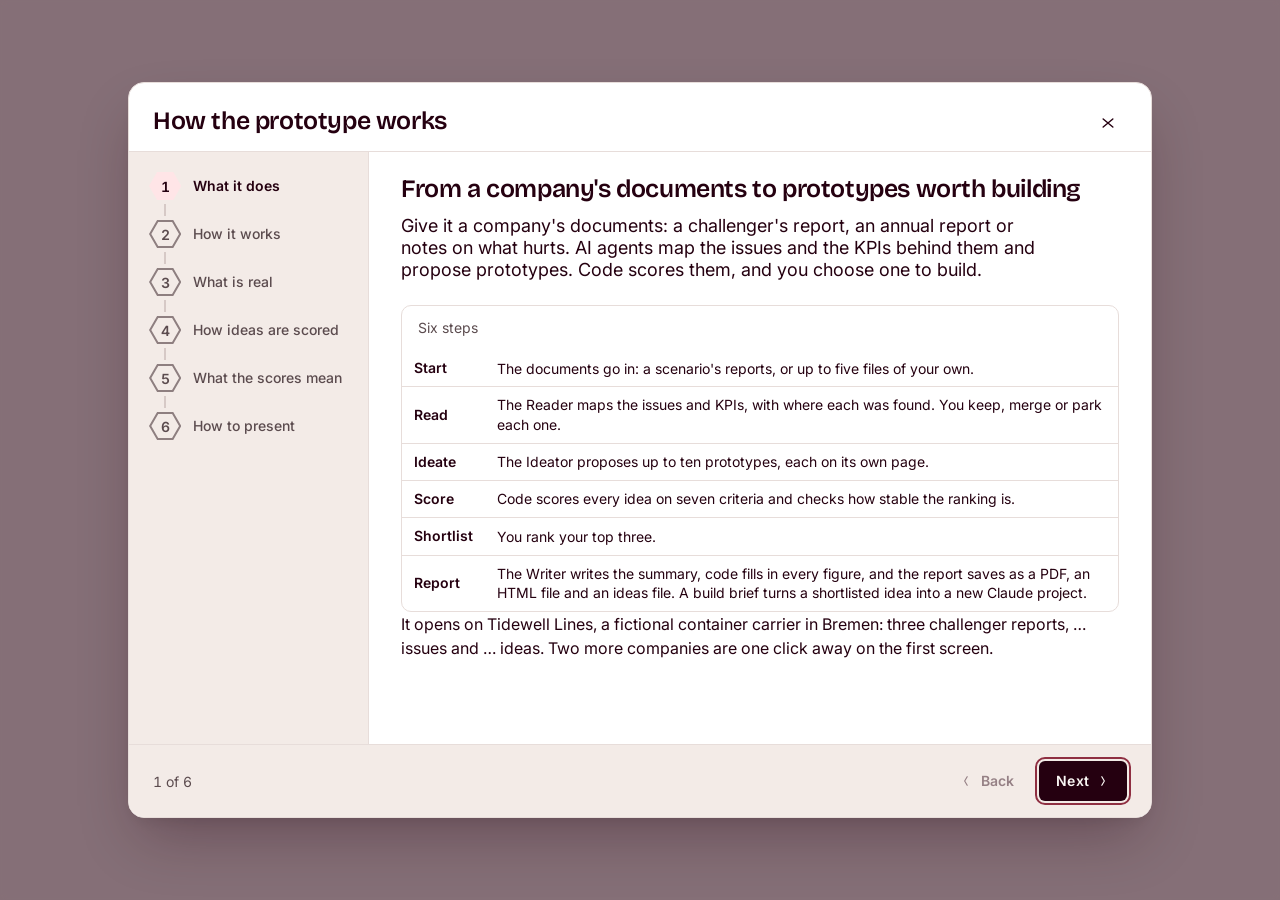
<file: index.html>
<!doctype html>
<html lang="en-GB" data-vc-theme-default="light">
<head>
  <meta charset="utf-8">
  <meta name="viewport" content="width=device-width, initial-scale=1">
  <!-- Everything comes from this site. A live run reaches api.anthropic.com with the visitor's own key;
       nothing else can be reached. js/config.js holds the same policy, and tests/policy.mjs compares the two. -->
  <meta http-equiv="Content-Security-Policy" content="default-src 'self'; script-src 'self'; style-src 'self'; img-src 'self' data:; font-src 'self'; connect-src https://api.anthropic.com; object-src 'none'; base-uri 'none'; form-action 'none'">
  <meta name="referrer" content="strict-origin-when-cross-origin">
  <meta name="color-scheme" content="light dark">
  <meta name="description" content="Prototype Ideator: AI agents read documents about a company, map its business issues and KPIs, and propose agentic-AI prototypes that each improve a named KPI. Code scores and ranks them; a person shortlists the one to build.">
  <title>Prototype Ideator: from documents to agentic-AI prototypes worth building</title>
  <link rel="icon" href="favicon.svg" type="image/svg+xml">
  <link rel="stylesheet" href="vici/dist/vici.min.css">
  <link rel="stylesheet" href="css/app.css">
  <script src="vici/dist/vici-theme.js"></script>
  <script src="vici/dist/vici.js" defer></script>
  <script type="module" src="js/main.js"></script>
</head>
<body class="app-shell">
  <!-- The texts below are the English defaults: an element that names its key in data-i18n (or
       data-i18n-attr for attributes) gets its words from js/i18n/, in English or German. -->
  <a class="vc-skip-link" href="#stage" data-i18n="p.skip">Skip to the step on screen</a>

  <header class="app-header">
    <div class="brand">
      <span class="vc-cell vc-cell--lilac" aria-hidden="true"><span class="vc-icon vc-icon--sparkle"></span></span>
      <span data-i18n="app.name" class="brand-name">Prototype Ideator</span>
    </div>

    <div class="header-actions">
      <span class="vc-tooltip-anchor">
        <span class="vc-tag vc-tag--lg mode-tag" id="mode-tag" data-mode="simulation" tabindex="0" aria-describedby="tip-mode"><span id="mode-text">SIMULATION</span></span>
        <span class="vc-tooltip vc-tooltip--bottom" role="tooltip" id="tip-mode" data-i18n="p.mode.tip">A replay of recorded agent answers through the real scoring rules. It calls no model. Run it live calls Claude with your own key.</span>
      </span>
      <!-- One guide per language, each with its own button; js/lang.js shows the page's. -->
      <button type="button" class="vc-button vc-button--secondary guide-open" data-vc-guide-open="guide-en" lang="en"><span class="vc-icon vc-icon--info" aria-hidden="true"></span>How it works</button>
      <button type="button" class="vc-button vc-button--secondary guide-open" data-vc-guide-open="guide-de" lang="de" hidden><span class="vc-icon vc-icon--info" aria-hidden="true"></span>So funktioniert's</button>
      <div class="vc-button-group lang-switch" role="group" aria-label="Language" data-i18n-attr="aria-label:p.lang">
        <button type="button" class="vc-button vc-button--secondary lang-option" data-lang="en" lang="en" title="English" aria-pressed="true">EN</button>
        <button type="button" class="vc-button vc-button--secondary lang-option" data-lang="de" lang="de" title="Deutsch" aria-pressed="false">DE</button>
      </div>
      <span class="vc-tooltip-anchor">
        <button type="button" class="vc-icon-button" data-vc-theme-toggle aria-labelledby="tip-theme"><span class="vc-icon vc-icon--moon vc-when-light" aria-hidden="true"></span><span class="vc-icon vc-icon--sun vc-when-dark" aria-hidden="true"></span></button>
        <span class="vc-tooltip vc-tooltip--bottom" role="tooltip" id="tip-theme" data-i18n="p.theme">Dark or light theme</span>
      </span>
    </div>

    <!-- The four key figures. data-vc-kpi names each in English, data-vc-kpi-de in German; each guide
         explains them in a row of its How it works chapter. They answer first: a scenario shows its
         figures before it plays; until there is a run, each shows the ellipsis and what it waits for. -->
    <div class="kpis" role="group" aria-label="Key figures" data-i18n-attr="aria-label:p.kpis">
      <div class="kpi vc-stat" id="kpi-stake" data-vc-kpi="At stake a year" data-vc-kpi-de="Pro Jahr auf dem Spiel" data-state="waiting">
        <p class="vc-stat__label" data-i18n="kpi.atStake.label">At stake a year</p>
        <p class="vc-stat__value"><s class="vc-stat__was kpi-was" hidden></s><span class="kpi-value">…</span></p>
        <p class="vc-stat__note kpi-note" data-i18n="kpi.atStake.wait">after reading the files</p>
      </div>
      <div class="kpi vc-stat" id="kpi-covered" data-vc-kpi="Issues covered" data-vc-kpi-de="Abgedeckte Themen" data-state="waiting">
        <p class="vc-stat__label" data-i18n="kpi.covered.label">Issues covered</p>
        <p class="vc-stat__value"><s class="vc-stat__was kpi-was" hidden></s><span class="kpi-value">…</span></p>
        <p class="vc-stat__note kpi-note" data-i18n="kpi.covered.wait">after the ideas</p>
      </div>
      <div class="kpi vc-stat" id="kpi-top" data-vc-kpi="Top score" data-vc-kpi-de="Bester Wert" data-state="waiting">
        <p class="vc-stat__label" data-i18n="kpi.top.label">Top score</p>
        <p class="vc-stat__value"><s class="vc-stat__was kpi-was" hidden></s><span class="kpi-value">…</span></p>
        <p class="vc-stat__note kpi-note" data-i18n="kpi.top.wait">out of 5, after the ideas</p>
      </div>
      <div class="kpi vc-stat" id="kpi-cost" data-vc-kpi="Session cost" data-vc-kpi-de="Sitzungskosten" data-state="waiting">
        <p class="vc-stat__label" data-i18n="kpi.cost.label">Session cost</p>
        <p class="vc-stat__value"><s class="vc-stat__was kpi-was" hidden></s><span class="kpi-value">…</span></p>
        <p class="vc-stat__note kpi-note" data-i18n="kpi.cost.wait">measured once the agents run</p>
      </div>
    </div>
  </header>

  <!-- What the prototype does and how real its data is, beside the byline. -->
  <div class="intro">
    <p class="intro-text" data-i18n="p.strip">AI agents read your documents, map the business issues and propose agentic-AI prototypes that each improve a named KPI, scored so you can choose one to build. The simulation uses fictional companies; a live run uses your documents and your Claude key.</p>
    <p class="vc-byline">
      <span class="vc-byline__label" data-i18n="p.byline.label">Built by</span>
      <a class="vc-byline__person" href="https://www.linkedin.com/in/victorpflueger" rel="author noopener" target="_blank">
        <span class="vc-avatar vc-avatar--xs"><img src="vici/assets/brand/portrait-96.jpg" alt="" width="96" height="96"></span>
        <span class="vc-byline__name">Victor Pflüger</span>
        <img class="vc-platform-mark" src="vici/assets/marks/linkedin.png" alt="" width="840" height="779">
        <span class="vc-visually-hidden" data-i18n="p.byline.linkedin"> on LinkedIn (opens in a new tab)</span>
      </a>
      <span class="vc-tooltip-anchor">
        <a class="vc-byline__icon" href="https://victorpflueger.github.io/VIP/index.html" rel="author noopener" target="_blank" aria-label="Victor Pflüger's website (opens in a new tab)" data-i18n-attr="aria-label:p.byline.website"><span class="vc-icon vc-icon--globe-hex" aria-hidden="true"></span></a>
        <span class="vc-tooltip vc-tooltip--bottom" aria-hidden="true" data-i18n="p.byline.tip">Website</span>
      </span>
    </p>
  </div>

  <!-- The step bar: Play, Back, the six steps, Next, then Run it live with the AI notice beside it. -->
  <nav class="stepbar" aria-label="Steps" data-i18n-attr="aria-label:p.steps">
    <button type="button" class="vc-button vc-button--secondary play" id="btn-play" data-state="play"><span class="vc-icon vc-icon--play" aria-hidden="true"></span><span id="play-text" data-i18n="p.play">Play</span></button>
    <button type="button" class="vc-button vc-button--ghost stepbar-back" id="btn-back" disabled><span class="vc-icon vc-icon--chevron-left" aria-hidden="true"></span><span data-i18n="p.back">Back</span></button>
    <ol class="vc-stepper steps" id="steps">
      <li class="vc-step vc-step--current" data-step="start"><button type="button" class="vc-step__button" aria-current="step"><span class="vc-step__marker" aria-hidden="true">1</span><span class="vc-step__label"><span data-i18n="p.step.start">Start</span><span class="vc-step__hint"></span></span></button></li>
      <li class="vc-step" data-step="read"><button type="button" class="vc-step__button" disabled><span class="vc-step__marker" aria-hidden="true">2</span><span class="vc-step__label"><span data-i18n="p.step.read">Read</span><span class="vc-step__hint"></span></span></button></li>
      <li class="vc-step" data-step="ideate"><button type="button" class="vc-step__button" disabled><span class="vc-step__marker" aria-hidden="true">3</span><span class="vc-step__label"><span data-i18n="p.step.ideate">Ideate</span><span class="vc-step__hint"></span></span></button></li>
      <li class="vc-step" data-step="score"><button type="button" class="vc-step__button" disabled><span class="vc-step__marker" aria-hidden="true">4</span><span class="vc-step__label"><span data-i18n="p.step.score">Score</span><span class="vc-step__hint"></span></span></button></li>
      <li class="vc-step" data-step="shortlist"><button type="button" class="vc-step__button" disabled><span class="vc-step__marker" aria-hidden="true">5</span><span class="vc-step__label"><span data-i18n="p.step.shortlist">Shortlist</span><span class="vc-step__hint"></span></span></button></li>
      <li class="vc-step" data-step="report"><button type="button" class="vc-step__button" disabled><span class="vc-step__marker" aria-hidden="true">6</span><span class="vc-step__label"><span data-i18n="p.step.report">Report</span><span class="vc-step__hint"></span></span></button></li>
    </ol>
    <button type="button" class="vc-button vc-button--secondary stepbar-next" id="btn-next" disabled><span data-i18n="p.next">Next</span><span class="vc-icon vc-icon--chevron-right" aria-hidden="true"></span></button>
    <div class="live-group">
      <button type="button" class="vc-button vc-button--outline live-button" id="btn-live" data-vc-live><span class="vc-icon vc-icon--key" aria-hidden="true"></span><span data-i18n="p.live">Run it live</span></button>
      <span class="vc-tag vc-tag--feature ai-notice"><span class="vc-icon vc-icon--sparkle" aria-hidden="true"></span><span data-i18n="p.ai">You are interacting with an AI system</span></span>
    </div>
  </nav>

  <p class="vc-visually-hidden" id="announce" aria-live="polite"></p>

  <!-- The stage: one step at a time, the story on the left and its evidence on the right. js/presenter.js
       draws each step from the run; until the page has started, the boot screen covers it. -->
  <main id="stage" class="stage" tabindex="-1"></main>

  <!-- An idea's own page, opened from a cell of the honeycomb or a row of the score table. -->
  <dialog class="vc-dialog vc-dialog--drawer idea-drawer" id="idea-drawer" aria-labelledby="idea-title">
    <header class="vc-dialog__header">
      <div class="idea-drawer__head">
        <span class="vc-tag vc-tag--feature vc-tag--sm ai-tag"><span class="vc-icon vc-icon--sparkle" aria-hidden="true"></span><span data-i18n="drawer.tag">Proposed by the Ideator</span></span>
        <h2 class="vc-dialog__title" id="idea-title">Idea</h2>
      </div>
      <button type="button" class="vc-icon-button" data-vc-close aria-label="Close" data-i18n-attr="aria-label:p.close"><span class="vc-icon vc-icon--close" aria-hidden="true"></span></button>
    </header>
    <div class="vc-dialog__body" id="idea-body"></div>
  </dialog>

  <!-- The build brief for one shortlisted idea (brief §6.6): the template's two blocks with the idea's own
       part, which js/presenter.js fills; each block copies to the clipboard, and both download as Markdown. -->
  <dialog class="vc-dialog vc-dialog--drawer brief-drawer" id="brief-drawer" aria-labelledby="brief-title">
    <header class="vc-dialog__header">
      <div class="idea-drawer__head">
        <span class="vc-tag vc-tag--sm brief-tag" data-i18n="brief.tag">Build brief</span>
        <h2 class="vc-dialog__title" id="brief-title">Idea</h2>
      </div>
      <button type="button" class="vc-icon-button" data-vc-close aria-label="Close" data-i18n-attr="aria-label:p.close"><span class="vc-icon vc-icon--close" aria-hidden="true"></span></button>
    </header>
    <div class="vc-dialog__body brief-body" id="brief-body"></div>
    <footer class="vc-dialog__footer brief-footer" id="brief-footer" hidden></footer>
  </dialog>

  <!-- Run it live: Vici's live-run dialog, its parts in Vici's order. js/live_dialog.js fills the setting's
       note, Advanced, the warning and the estimate, and checks the key with Anthropic's free model list
       before it goes into js/keystore.js, the only place it is held. The field sits in no form. -->
  <dialog class="vc-dialog vc-live" id="live-dialog" aria-labelledby="live-title">
    <header class="vc-dialog__header">
      <h2 class="vc-dialog__title" id="live-title" data-i18n="ld.title">Run it live</h2>
      <button type="button" class="vc-icon-button" data-vc-close aria-label="Close" data-i18n-attr="aria-label:p.close"><span class="vc-icon vc-icon--close" aria-hidden="true"></span></button>
    </header>
    <div class="vc-dialog__body vc-live__body">
      <p class="vc-alert vc-alert--danger live-framed" id="live-framed" role="alert" hidden><span class="vc-icon vc-icon--error" aria-hidden="true"></span><span data-i18n="ld.framed">This page runs inside another page. Open it in its own tab to run it live; the simulation works here.</span></p>
      <section class="vc-live__part vc-live__key">
        <label class="vc-label" for="live-key" data-i18n="ld.key">Your Claude API key</label>
        <div class="vc-live__key-row">
          <input class="vc-input" id="live-key" type="password" autocomplete="off" spellcheck="false" data-1p-ignore data-lpignore="true" placeholder="sk-ant-…" aria-describedby="live-key-note live-key-msg">
          <button type="button" class="vc-icon-button" id="live-key-show" aria-controls="live-key" aria-pressed="false" aria-label="Show key" data-i18n-attr="aria-label:ld.key.show"><span class="vc-icon vc-icon--eye" aria-hidden="true"></span></button>
        </div>
        <p class="vc-help" id="live-key-note"><span data-i18n="ld.key.note">Use a key from the Claude Console, ideally from a workspace with a monthly spend limit. It stays in this tab's memory until you close or reload it. A paid Claude plan doesn't cover the API, though Max, Ultra and Team plans include monthly API credits.</span> <a class="vc-link" href="https://platform.claude.com/settings/keys" target="_blank" rel="noopener"><span data-i18n="ld.key.get">Get a key</span><span class="vc-visually-hidden" data-i18n="p.newTab"> (opens in a new tab)</span></a></p>
        <p class="vc-live__current" id="live-current" hidden><span data-i18n="ld.key.held">Key in memory:</span> <span class="vc-live__masked" id="live-masked"></span> <button type="button" class="vc-button vc-button--ghost vc-button--sm vc-live__forget" id="live-forget" data-i18n="ld.key.forget">Forget key</button></p>
        <p class="live-msg" id="live-key-msg" role="status" aria-live="polite"></p>
      </section>
      <fieldset class="vc-live__part vc-live__setting">
        <legend class="vc-label" data-i18n="ld.setting">Setting</legend>
        <div class="vc-segmented" role="radiogroup" aria-label="Setting" data-i18n-attr="aria-label:ld.setting">
          <label><input type="radio" name="live-preset" value="fast"><span data-i18n="ld.preset.fast">Fast</span></label>
          <label><input type="radio" name="live-preset" value="balanced" checked><span data-i18n="ld.preset.balanced">Balanced</span></label>
          <label><input type="radio" name="live-preset" value="thorough"><span data-i18n="ld.preset.thorough">Thorough</span></label>
        </div>
        <p class="vc-help" id="live-preset-help" aria-live="polite"></p>
      </fieldset>
      <details class="vc-live__part vc-live__advanced">
        <summary data-i18n="ld.advanced">Advanced</summary>
        <div class="live-advanced">
          <div class="vc-field"><label class="vc-label" for="live-model" data-i18n="ld.model">Model</label><select class="vc-select" id="live-model"></select></div>
          <div class="vc-field"><label class="vc-label" for="live-effort" data-i18n="ld.effort">Effort</label><select class="vc-select" id="live-effort"></select></div>
        </div>
      </details>
      <div class="vc-live__part vc-live__cap">
        <label class="vc-label" for="live-cap" data-i18n="ld.cap">Budget cap for this run</label>
        <div class="vc-slider-field">
          <input class="vc-slider" id="live-cap" type="range" min="0.05" max="3" step="0.05" value="0.5" aria-describedby="live-cap-help">
          <output for="live-cap" id="live-cap-out" data-vc-currency="EUR">€0.50</output>
        </div>
        <p class="vc-help" id="live-cap-help" data-i18n="ld.cap.help">The run stops before any request that could pass it.</p>
      </div>
      <label class="vc-checkbox vc-live__ack"><input type="checkbox" id="live-ack"> <span data-i18n="ld.ack">I will enter public information only: nothing confidential, personal or otherwise protected.</span></label>
      <p class="vc-help live-pdfs" id="live-pdfs" data-i18n="ld.pdfs" hidden>This page can't look inside PDFs for private data: check them yourself.</p>
      <div class="vc-alert vc-alert--warning vc-live__warning" id="live-warning" role="alert" hidden>
        <span class="vc-icon vc-icon--warning" aria-hidden="true"></span>
        <div><span data-i18n="ld.warning.lead">Usually private, found in what you entered:</span><ul id="live-warning-list"></ul><span data-i18n="ld.warning.tail">Remove it, or start the run if it is public.</span></div>
      </div>
      <p class="vc-live__estimate" id="live-estimate" aria-live="polite"></p>
    </div>
    <footer class="vc-dialog__footer vc-live__footer">
      <span class="vc-tag vc-tag--feature"><span class="vc-icon vc-icon--sparkle" aria-hidden="true"></span><span data-i18n="p.ai">You are interacting with an AI system</span></span>
      <button type="button" class="vc-button vc-live__start" id="live-start" disabled><span class="vc-icon vc-icon--zap" aria-hidden="true"></span><span data-i18n="ld.start">Start the live run</span></button>
    </footer>
  </dialog>


  <!-- How it works, once in English and once in German: Vici's guide. vici.js builds each chapter rail and
       opens the guide of the page's language once per browser tab (js/lang.js keeps the other one closed);
       ?guide=0 keeps it closed, ?guide=present opens the talk track. js/presenter.js fills the data-fig
       spans from Tidewell Lines' recorded run in each language, so the guide cannot drift from the page. -->
  <dialog class="vc-dialog vc-guide" id="guide-en" lang="en-GB" aria-labelledby="guide-en-title" data-vc-guide data-vc-guide-auto data-vc-guide-count="{n} of {total}" data-vc-guide-rail="Chapters">
    <header class="vc-dialog__header">
      <h2 class="vc-dialog__title" id="guide-en-title">How the prototype works</h2>
      <button type="button" class="vc-icon-button" data-vc-close aria-label="Close"><span class="vc-icon vc-icon--close" aria-hidden="true"></span></button>
    </header>
    <div class="vc-guide__chapters">
      <section class="vc-guide__chapter" data-vc-chapter="what" data-vc-nav="What it does">
        <h3>From a company's documents to prototypes worth building</h3>
        <p class="vc-guide__lead">Give it a company's documents: a challenger's report, an annual report or notes on what hurts. AI agents map the issues and the KPIs behind them and propose prototypes. Code scores them, and you choose one to build.</p>
        <div class="vc-table-wrap"><table class="vc-table vc-table--compact guide-steps">
          <caption>Six steps</caption>
          <tbody>
            <tr><th scope="row">Start</th><td>The documents go in: a scenario's reports, or up to five files of your own.</td></tr>
            <tr><th scope="row">Read</th><td>The Reader maps the issues and KPIs, with where each was found. You keep, merge or park each one.</td></tr>
            <tr><th scope="row">Ideate</th><td>The Ideator proposes up to ten prototypes, each on its own page.</td></tr>
            <tr><th scope="row">Score</th><td>Code scores every idea on seven criteria and checks how stable the ranking is.</td></tr>
            <tr><th scope="row">Shortlist</th><td>You rank your top three.</td></tr>
            <tr><th scope="row">Report</th><td>The Writer writes the summary, code fills in every figure, and the report saves as a PDF, an HTML file and an ideas file. A build brief turns a shortlisted idea into a new Claude project.</td></tr>
          </tbody>
        </table></div>
        <p>It opens on Tidewell Lines, a fictional container carrier in Bremen: three challenger reports, <span data-fig="talk.issues">…</span> issues and <span data-fig="talk.ideas">…</span> ideas. Two more companies are one click away on the first screen.</p>
      </section>
      <section class="vc-guide__chapter" data-vc-chapter="how" data-vc-nav="How it works">
        <h3>Four figures follow the run from documents to decision</h3>
        <p class="vc-guide__lead">Each tile answers first: a scenario shows its figures before it plays; a live run shows what each waits for. Code computes every figure, and a decision strikes the old value through beside the new one.</p>
        <div class="vc-table-wrap"><table class="vc-table vc-table--compact guide-figures">
          <caption>Key figures, for Tidewell Lines</caption>
          <thead><tr><th scope="col">Figure</th><th scope="col">What it measures</th><th scope="col" class="vc-num">Value</th></tr></thead>
          <tbody>
            <tr><th scope="row">At stake a year</th><td>The money the kept issues put at stake a year, as the documents or the challengers state it, on the issues that state it. A merged issue counts once, at its largest value. An amount the Reader works out from a document counts too, and the tile then says, in lilac, that it holds AI estimates.</td><td class="vc-num"><span data-fig="kpi.atStake">…</span></td></tr>
            <tr><th scope="row">Issues covered</th><td>Kept issues that at least one idea answers, of all kept issues</td><td class="vc-num"><span data-fig="kpi.covered">…</span></td></tr>
            <tr><th scope="row">Top score</th><td>The highest weighted score out of 5; after your decision, your first pick and its score</td><td class="vc-num"><span data-fig="kpi.top">…</span></td></tr>
            <tr><th scope="row">Session cost</th><td>What the run's model calls cost: estimated for a replay on the Balanced setting, measured in a live run against your budget cap</td><td class="vc-num"><span data-fig="kpi.cost">…</span></td></tr>
          </tbody>
        </table></div>
      </section>
      <section class="vc-guide__chapter" data-vc-chapter="real" data-vc-nav="What is real">
        <h3>Fictional companies, real rules, nothing kept</h3>
        <p class="vc-guide__lead">The simulation plays three fictional companies with recorded agent answers through the real scoring rules. Nothing is stored, and a reload ends the session.</p>
        <ul>
          <li>The three companies and their own figures are invented, and some challenger reports are stand-ins that say so. What they say about the world, such as a law, a price or a deadline, is real and dated; the repository's DATA_SOURCES.md lists each source.</li>
          <li>A replay calls no model and costs nothing. Code computes every score, rank and figure, the same way in a replay and in a live run.</li>
          <li>A live run sends your documents to Anthropic's API under your own key: one request a step, checked by code and sent back once if it breaks a rule, under the budget cap you set. Before each request, Anthropic's free token count gives its input, so the cap knows what the request can cost before it goes out. One challenger's report reads without any request. With no web research, the model knows the world up to June 2026.</li>
          <li>The cost estimate assumes about 2.7 characters a token, which follows from Anthropic's glossary for the 5.5 models, 1,500 thinking tokens a step on Balanced and Thorough, and 1,500 to 3,000 text tokens plus 1,568 image tokens a PDF page. Thorough would cost <span data-fig="talk.thorough">…</span> for Tidewell Lines. Before a live run, the estimate takes the answers' sizes from the recorded runs and an assumed output rate, until the first live runs measure them. Costs convert at a fixed 0.894 euros a dollar.</li>
          <li>Public information only: never enter confidential, personal or otherwise protected data.</li>
        </ul>
      </section>
      <section class="vc-guide__chapter" data-vc-chapter="scored" data-vc-nav="How ideas are scored">
        <h3>Seven criteria, with weights you can change</h3>
        <p class="vc-guide__lead">The Ideator rates each idea from 1 to 5 on seven criteria, each with its reason. Code weighs the ratings, ranks the ideas and checks how stable the ranking stays when the weights change.</p>
        <div class="vc-table-wrap"><table class="vc-table vc-table--compact guide-criteria">
          <caption>Criteria and default weights</caption>
          <thead><tr><th scope="col">Criterion</th><th scope="col" class="vc-num">Weight</th><th scope="col">The question</th></tr></thead>
          <tbody>
            <tr><th scope="row">Business value</th><td class="vc-num">20&nbsp;%</td><td>Is the money or time at stake clear to someone outside the field?</td></tr>
            <tr><th scope="row">Evidence</th><td class="vc-num">10&nbsp;%</td><td>Do public figures back the problem, ideally the company's own?</td></tr>
            <tr><th scope="row">Buildable without their data</th><td class="vc-num">20&nbsp;%</td><td>Can it be built credibly on open and synthetic data, reusing what exists?</td></tr>
            <tr><th scope="row">Agentic fit</th><td class="vc-num">15&nbsp;%</td><td>Does it need an agent that checks, prices and asks a person, rather than one model call?</td></tr>
            <tr><th scope="row">Relevance to the company</th><td class="vc-num">15&nbsp;%</td><td>Does it hit the company's strategy, a published target or this year's pain?</td></tr>
            <tr><th scope="row">Demo impact</th><td class="vc-num">15&nbsp;%</td><td>Will the room get it in five minutes and remember it?</td></tr>
            <tr><th scope="row">Low risk</th><td class="vc-num">5&nbsp;%</td><td>Is it free of safety, legal, political or partner sensitivities?</td></tr>
          </tbody>
        </table></div>
      </section>
      <section class="vc-guide__chapter" data-vc-chapter="meaning" data-vc-nav="What the scores mean">
        <h3>A weighted average, checked nine times</h3>
        <p class="vc-guide__lead">The score is a weighted average of the seven ratings. Fixed rules break ties, and the stability check shows how much the order depends on the weights.</p>
        <ul>
          <li>The score is the sum of rating times weight, divided by the sum of the weights. Ties go to business value, then relevance, buildable, agentic fit, demo impact, evidence and low risk.</li>
          <li>The stability check ranks the ideas nine times: with your weights, with equal weights and seven times with one criterion left out.</li>
          <li>One live run of a prototype is estimated at its model calls times 2,000 new, 15,000 cached and 600 output tokens at the model's prices, plus $0.01 a web search.</li>
          <li>The scores rank ideas for a five-minute demo. They don't forecast returns.</li>
        </ul>
      </section>
      <section class="vc-guide__chapter" data-vc-chapter="present" data-vc-nav="How to present">
        <h3>Show it in five minutes</h3>
        <p class="vc-guide__lead">Five steps, five minutes. Play walks the steps by itself and stops where you act; Space pauses while you talk, and a clicker's keys move.</p>
        <ol class="vc-guide__path">
          <li><strong>Point at the four figures.</strong> <span class="vc-guide__say">“Before anything runs, the figures say what is at stake for Tidewell Lines: <span data-fig="talk.atStake">…</span> a year.”</span> <span class="vc-guide__time">1 min</span></li>
          <li><strong>Read: three reports on one carrier.</strong> <span class="vc-guide__say">“Three challengers looked at the same company. The Reader merged the emission costs all three raise, and you keep, merge or park each issue.”</span> <span class="vc-guide__time">1 min</span></li>
          <li><strong>Ideate: open one idea.</strong> <span class="vc-guide__say">“Each cell is a prototype tied to an issue and its KPIs. Here is <span data-fig="talk.top">…</span>: what the room would see, and how its agent works while a person decides.”</span> <span class="vc-guide__time">1.5 min</span></li>
          <li><strong>Score: change a weight.</strong> <span class="vc-guide__say">“Weigh business value higher and watch the order. <span data-fig="talk.top">…</span> stays first in <span data-fig="talk.firsts">…</span> rankings.”</span> <span class="vc-guide__time">1 min</span></li>
          <li><strong>Shortlist, report and brief.</strong> <span class="vc-guide__say">“You rank your top three, and the report is ready to print for the room. One click turns the first pick into a build brief for a new Claude project.”</span> <span class="vc-guide__time">0.5 min</span></li>
        </ol>
      </section>
    </div>
    <footer class="vc-dialog__footer vc-guide__footer">
      <span class="vc-guide__count"></span>
      <button type="button" class="vc-button vc-button--ghost" data-vc-guide-back><span class="vc-icon vc-icon--chevron-left" aria-hidden="true"></span>Back</button>
      <button type="button" class="vc-button" data-vc-guide-next data-vc-guide-done="Start">Next<span class="vc-icon vc-icon--chevron-right" aria-hidden="true"></span></button>
    </footer>
  </dialog>

  <dialog class="vc-dialog vc-guide" id="guide-de" lang="de" aria-labelledby="guide-de-title" data-vc-guide data-vc-guide-auto data-vc-guide-count="{n} von {total}" data-vc-guide-rail="Kapitel">
    <header class="vc-dialog__header">
      <h2 class="vc-dialog__title" id="guide-de-title">So funktioniert der Prototyp</h2>
      <button type="button" class="vc-icon-button" data-vc-close aria-label="Schließen"><span class="vc-icon vc-icon--close" aria-hidden="true"></span></button>
    </header>
    <div class="vc-guide__chapters">
      <section class="vc-guide__chapter" data-vc-chapter="what" data-vc-nav="Was er tut">
        <h3>Von den Dokumenten zu Prototypen, die sich lohnen</h3>
        <p class="vc-guide__lead">Geben Sie ihm die Dokumente eines Unternehmens: den Bericht eines Challengers, einen Geschäftsbericht oder Notizen dazu, wo es hakt. KI-Agenten ordnen die Themen und Kennzahlen und schlagen Prototypen vor. Code bewertet sie, und Sie wählen einen zum Bauen.</p>
        <div class="vc-table-wrap"><table class="vc-table vc-table--compact guide-steps">
          <caption>Sechs Schritte</caption>
          <tbody>
            <tr><th scope="row">Start</th><td>Die Dokumente kommen hinein: die Berichte eines Szenarios oder bis zu fünf eigene Dateien.</td></tr>
            <tr><th scope="row">Lesen</th><td>Der Leser ordnet Themen und Kennzahlen, mit der Stelle, an der er sie fand. Sie behalten, bündeln oder parken jedes.</td></tr>
            <tr><th scope="row">Ideen</th><td>Der Ideenfinder schlägt bis zu zehn Prototypen vor, jeden auf einer eigenen Seite.</td></tr>
            <tr><th scope="row">Bewerten</th><td>Code bewertet jede Idee nach sieben Kriterien und prüft, wie stabil die Rangfolge ist.</td></tr>
            <tr><th scope="row">Auswahl</th><td>Sie reihen Ihre drei Favoriten.</td></tr>
            <tr><th scope="row">Bericht</th><td>Der Autor schreibt die Zusammenfassung, Code setzt jede Zahl ein, und der Bericht lässt sich als PDF, HTML-Datei und Ideendatei speichern. Ein Bau-Briefing macht aus einer Idee der Auswahl ein neues Claude-Projekt.</td></tr>
          </tbody>
        </table></div>
        <p>Er beginnt mit Tidewell Lines, einer fiktiven Containerreederei in Bremen: drei Challenger-Berichte, <span data-fig="talk.issues">…</span> Themen und <span data-fig="talk.ideas">…</span> Ideen. Zwei weitere Unternehmen sind auf dem ersten Bildschirm einen Klick entfernt.</p>
      </section>
      <section class="vc-guide__chapter" data-vc-chapter="how" data-vc-nav="So funktioniert's">
        <h3>Vier Kennzahlen begleiten den Lauf bis zur Entscheidung</h3>
        <p class="vc-guide__lead">Jede Kachel antwortet zuerst: Ein Szenario zeigt seine Zahlen, bevor es abspielt; ein Live-Lauf zeigt, worauf jede wartet. Code berechnet jede Zahl, und eine Entscheidung streicht den alten Wert neben dem neuen durch.</p>
        <div class="vc-table-wrap"><table class="vc-table vc-table--compact guide-figures">
          <caption>Kennzahlen, für Tidewell Lines</caption>
          <thead><tr><th scope="col">Kennzahl</th><th scope="col">Was sie misst</th><th scope="col" class="vc-num">Wert</th></tr></thead>
          <tbody>
            <tr><th scope="row">Pro Jahr auf dem Spiel</th><td>Das Geld, das die behaltenen Themen pro Jahr aufs Spiel setzen, wie die Dokumente oder die Challenger es angeben, bei den Themen, die es angeben. Ein gebündeltes Thema zählt einmal, mit seinem größten Wert. Ein Betrag, den der Leser aus einem Dokument ableitet, zählt auch; die Kachel sagt dann in Lila, dass sie KI-Schätzungen enthält.</td><td class="vc-num"><span data-fig="kpi.atStake">…</span></td></tr>
            <tr><th scope="row">Abgedeckte Themen</th><td>Behaltene Themen, auf die mindestens eine Idee antwortet, von allen behaltenen Themen</td><td class="vc-num"><span data-fig="kpi.covered">…</span></td></tr>
            <tr><th scope="row">Bester Wert</th><td>Der höchste gewichtete Wert von 5; nach Ihrer Entscheidung Ihre erste Wahl und ihr Wert</td><td class="vc-num"><span data-fig="kpi.top">…</span></td></tr>
            <tr><th scope="row">Sitzungskosten</th><td>Was die Modellaufrufe des Laufs kosten: für eine Wiedergabe mit der Einstellung Ausgewogen geschätzt, im Live-Lauf gegen Ihr Kostenlimit gemessen</td><td class="vc-num"><span data-fig="kpi.cost">…</span></td></tr>
          </tbody>
        </table></div>
      </section>
      <section class="vc-guide__chapter" data-vc-chapter="real" data-vc-nav="Was echt ist">
        <h3>Fiktive Unternehmen, echte Regeln, nichts wird gespeichert</h3>
        <p class="vc-guide__lead">Die Simulation spielt drei fiktive Unternehmen mit aufgezeichneten Agentenantworten und den echten Bewertungsregeln ab. Nichts wird gespeichert, ein Neuladen beendet die Sitzung.</p>
        <ul>
          <li>Die drei Unternehmen und ihre eigenen Zahlen sind erfunden, und einige Challenger-Berichte sind Platzhalter, die das sagen. Was sie über die Welt sagen, etwa ein Gesetz, ein Preis oder eine Frist, ist echt und datiert; DATA_SOURCES.md im Repository nennt jede Quelle.</li>
          <li>Eine Wiedergabe ruft kein Modell auf und kostet nichts. Code berechnet jeden Wert, jeden Rang und jede Zahl, in der Wiedergabe wie im Live-Lauf.</li>
          <li>Ein Live-Lauf schickt Ihre Dokumente unter Ihrem eigenen Schlüssel an Anthropics API: eine Anfrage je Schritt, von Code geprüft und bei einem Regelverstoß einmal zurückgeschickt, unter dem Kostenlimit, das Sie setzen. Vor jeder Anfrage zählt Anthropics kostenlose Token-Zählung ihre Eingabe, so kennt das Limit die möglichen Kosten, bevor die Anfrage abgeht. Den Bericht eines einzelnen Challengers liest er ohne Anfrage. Ohne Web-Recherche kennt das Modell die Welt bis Juni 2026.</li>
          <li>Die Kostenschätzung nimmt rund 2,7 Zeichen je Token an, wie es aus Anthropics Glossar für die 5.5-Modelle folgt, 1.500 Denk-Tokens je Schritt bei Ausgewogen und Gründlich und je PDF-Seite 1.500 bis 3.000 Text-Tokens plus 1.568 Bild-Tokens. Gründlich kostete für Tidewell Lines <span data-fig="talk.thorough">…</span>. Vor einem Live-Lauf nimmt die Schätzung die Größe der Antworten aus den aufgezeichneten Läufen und eine angenommene Ausgaberate, bis die ersten Live-Läufe sie messen. Kosten werden zum festen Kurs von 0,894 Euro je Dollar umgerechnet.</li>
          <li>Nur öffentliche Informationen: Geben Sie nie vertrauliche, personenbezogene oder anderweitig geschützte Daten ein.</li>
        </ul>
      </section>
      <section class="vc-guide__chapter" data-vc-chapter="scored" data-vc-nav="So wird bewertet">
        <h3>Sieben Kriterien, deren Gewichte Sie ändern können</h3>
        <p class="vc-guide__lead">Der Ideenfinder bewertet jede Idee zu sieben Kriterien von 1 bis 5, jede mit ihrem Grund. Code gewichtet die Bewertungen, reiht die Ideen und prüft, wie stabil die Rangfolge bleibt, wenn sich die Gewichte ändern.</p>
        <div class="vc-table-wrap"><table class="vc-table vc-table--compact guide-criteria">
          <caption>Kriterien und Standardgewichte</caption>
          <thead><tr><th scope="col">Kriterium</th><th scope="col" class="vc-num">Gewicht</th><th scope="col">Die Frage</th></tr></thead>
          <tbody>
            <tr><th scope="row">Geschäftlicher Nutzen</th><td class="vc-num">20&nbsp;%</td><td>Ist das Geld oder die Zeit, um die es geht, auch Fachfremden klar?</td></tr>
            <tr><th scope="row">Belege</th><td class="vc-num">10&nbsp;%</td><td>Stützen öffentliche Zahlen das Problem, am besten die des Unternehmens selbst?</td></tr>
            <tr><th scope="row">Ohne ihre Daten baubar</th><td class="vc-num">20&nbsp;%</td><td>Lässt es sich glaubwürdig auf offenen und synthetischen Daten bauen, mit dem, was schon da ist?</td></tr>
            <tr><th scope="row">Passt zu einem Agenten</th><td class="vc-num">15&nbsp;%</td><td>Braucht es einen Agenten, der prüft, rechnet und einen Menschen fragt, statt eines einzigen Modellaufrufs?</td></tr>
            <tr><th scope="row">Relevanz für das Unternehmen</th><td class="vc-num">15&nbsp;%</td><td>Trifft es die Strategie, ein veröffentlichtes Ziel oder den Schmerz dieses Jahres?</td></tr>
            <tr><th scope="row">Wirkung in der Demo</th><td class="vc-num">15&nbsp;%</td><td>Versteht der Raum es in fünf Minuten und behält es?</td></tr>
            <tr><th scope="row">Geringes Risiko</th><td class="vc-num">5&nbsp;%</td><td>Ist es frei von Sicherheits-, Rechts-, Politik- oder Partnerrisiken?</td></tr>
          </tbody>
        </table></div>
      </section>
      <section class="vc-guide__chapter" data-vc-chapter="meaning" data-vc-nav="Was die Werte heißen">
        <h3>Ein gewichteter Durchschnitt, neunmal geprüft</h3>
        <p class="vc-guide__lead">Der Wert ist ein gewichteter Durchschnitt der sieben Bewertungen. Feste Regeln lösen Gleichstände, und die Stabilitätsprüfung zeigt, wie sehr die Reihenfolge an den Gewichten hängt.</p>
        <ul>
          <li>Der Wert ist die Summe aus Bewertung mal Gewicht, geteilt durch die Summe der Gewichte. Bei Gleichstand entscheidet der Nutzen, dann Relevanz, Baubarkeit, Eignung für einen Agenten, Wirkung in der Demo, Belege und geringes Risiko.</li>
          <li>Die Stabilitätsprüfung reiht die Ideen neunmal: mit Ihren Gewichten, mit gleichen Gewichten und siebenmal ohne je ein Kriterium.</li>
          <li>Ein Live-Lauf eines Prototyps wird geschätzt als seine Modellaufrufe mal 2.000 neue, 15.000 zwischengespeicherte und 600 ausgegebene Tokens zu den Preisen des Modells, plus 0,01 $ je Websuche.</li>
          <li>Die Werte reihen Ideen für eine Demo von fünf Minuten. Sie sagen keine Renditen voraus.</li>
        </ul>
      </section>
      <section class="vc-guide__chapter" data-vc-chapter="present" data-vc-nav="Präsentieren">
        <h3>In fünf Minuten vorführen</h3>
        <p class="vc-guide__lead">Fünf Schritte, fünf Minuten. Abspielen geht die Schritte von selbst durch und hält, wo Sie handeln; die Leertaste pausiert, während Sie sprechen, und die Tasten eines Presenters blättern.</p>
        <ol class="vc-guide__path">
          <li><strong>Auf die vier Kennzahlen zeigen.</strong> <span class="vc-guide__say">„Bevor etwas läuft, sagen die Kennzahlen, was für Tidewell Lines auf dem Spiel steht: <span data-fig="talk.atStake">…</span> im Jahr.“</span> <span class="vc-guide__time">1 min</span></li>
          <li><strong>Lesen: drei Berichte zu einer Reederei.</strong> <span class="vc-guide__say">„Drei Challenger haben dasselbe Unternehmen geprüft. Der Leser hat die Emissionskosten gebündelt, die alle drei nennen, und Sie behalten, bündeln oder parken jedes Thema.“</span> <span class="vc-guide__time">1 min</span></li>
          <li><strong>Ideen: eine Idee öffnen.</strong> <span class="vc-guide__say">„Jede Zelle ist ein Prototyp, gebunden an ein Thema und seine Kennzahlen. Hier die erste Idee, <span data-fig="talk.top">…</span>: was der Raum sähe und wie ihr Agent arbeitet, während ein Mensch entscheidet.“</span> <span class="vc-guide__time">1,5 min</span></li>
          <li><strong>Bewerten: ein Gewicht ändern.</strong> <span class="vc-guide__say">„Gewichten Sie den Nutzen höher und achten Sie auf die Reihenfolge. <span data-fig="talk.top">…</span> bleibt in <span data-fig="talk.firsts">…</span> Rangfolgen vorn.“</span> <span class="vc-guide__time">1 min</span></li>
          <li><strong>Auswahl, Bericht und Briefing.</strong> <span class="vc-guide__say">„Sie reihen Ihre drei Favoriten, und der Bericht ist bereit zum Drucken für den Raum. Ein Klick macht aus der ersten Wahl ein Bau-Briefing für ein neues Claude-Projekt.“</span> <span class="vc-guide__time">0,5 min</span></li>
        </ol>
      </section>
    </div>
    <footer class="vc-dialog__footer vc-guide__footer">
      <span class="vc-guide__count"></span>
      <button type="button" class="vc-button vc-button--ghost" data-vc-guide-back><span class="vc-icon vc-icon--chevron-left" aria-hidden="true"></span>Zurück</button>
      <button type="button" class="vc-button" data-vc-guide-next data-vc-guide-done="Starten">Weiter<span class="vc-icon vc-icon--chevron-right" aria-hidden="true"></span></button>
    </footer>
  </dialog>

  <!-- Boot screen: removed by js/main.js once the page runs. Without JavaScript modules (opened from disk
       via file://) it stays and explains what to do, in the page's language. -->
  <div id="boot" class="boot" data-state="loading">
    <div class="boot-card">
      <div class="boot-brand">
        <span class="vc-cell vc-cell--lilac vc-cell--xl" aria-hidden="true"><span class="vc-icon vc-icon--sparkle"></span></span>
        <span class="brand-name">Prototype Ideator</span>
      </div>
      <p class="boot-status" role="status"><span class="vc-spinner" aria-hidden="true"></span><span id="boot-status"><span data-boot-lang="en">Starting the Prototype Ideator…</span><span data-boot-lang="de" lang="de" hidden>Der Prototype Ideator startet…</span></span></p>
      <p id="boot-detail" class="vc-alert vc-alert--danger boot-detail" hidden></p>
      <p class="boot-help" data-boot-lang="en">Still on this screen? Serve the folder over http, for example with <code>python -m http.server 8000</code>, and open <code>http://localhost:8000</code>. Browsers don't run its modules from a file.</p>
      <p class="boot-help" data-boot-lang="de" lang="de" hidden>Hängt es hier? Liefern Sie den Ordner über http aus, etwa mit <code>python -m http.server 8000</code>, und öffnen Sie <code>http://localhost:8000</code>. Aus einer Datei führen Browser die Module nicht aus.</p>
      <noscript><p class="boot-detail">The Prototype Ideator needs JavaScript. Allow it for this site and reload the page. / Der Prototype Ideator braucht JavaScript. Erlauben Sie es für diese Seite und laden Sie sie neu.</p></noscript>
    </div>
  </div>

  <script src="js/lang.js"></script>
</body>
</html>
</file>
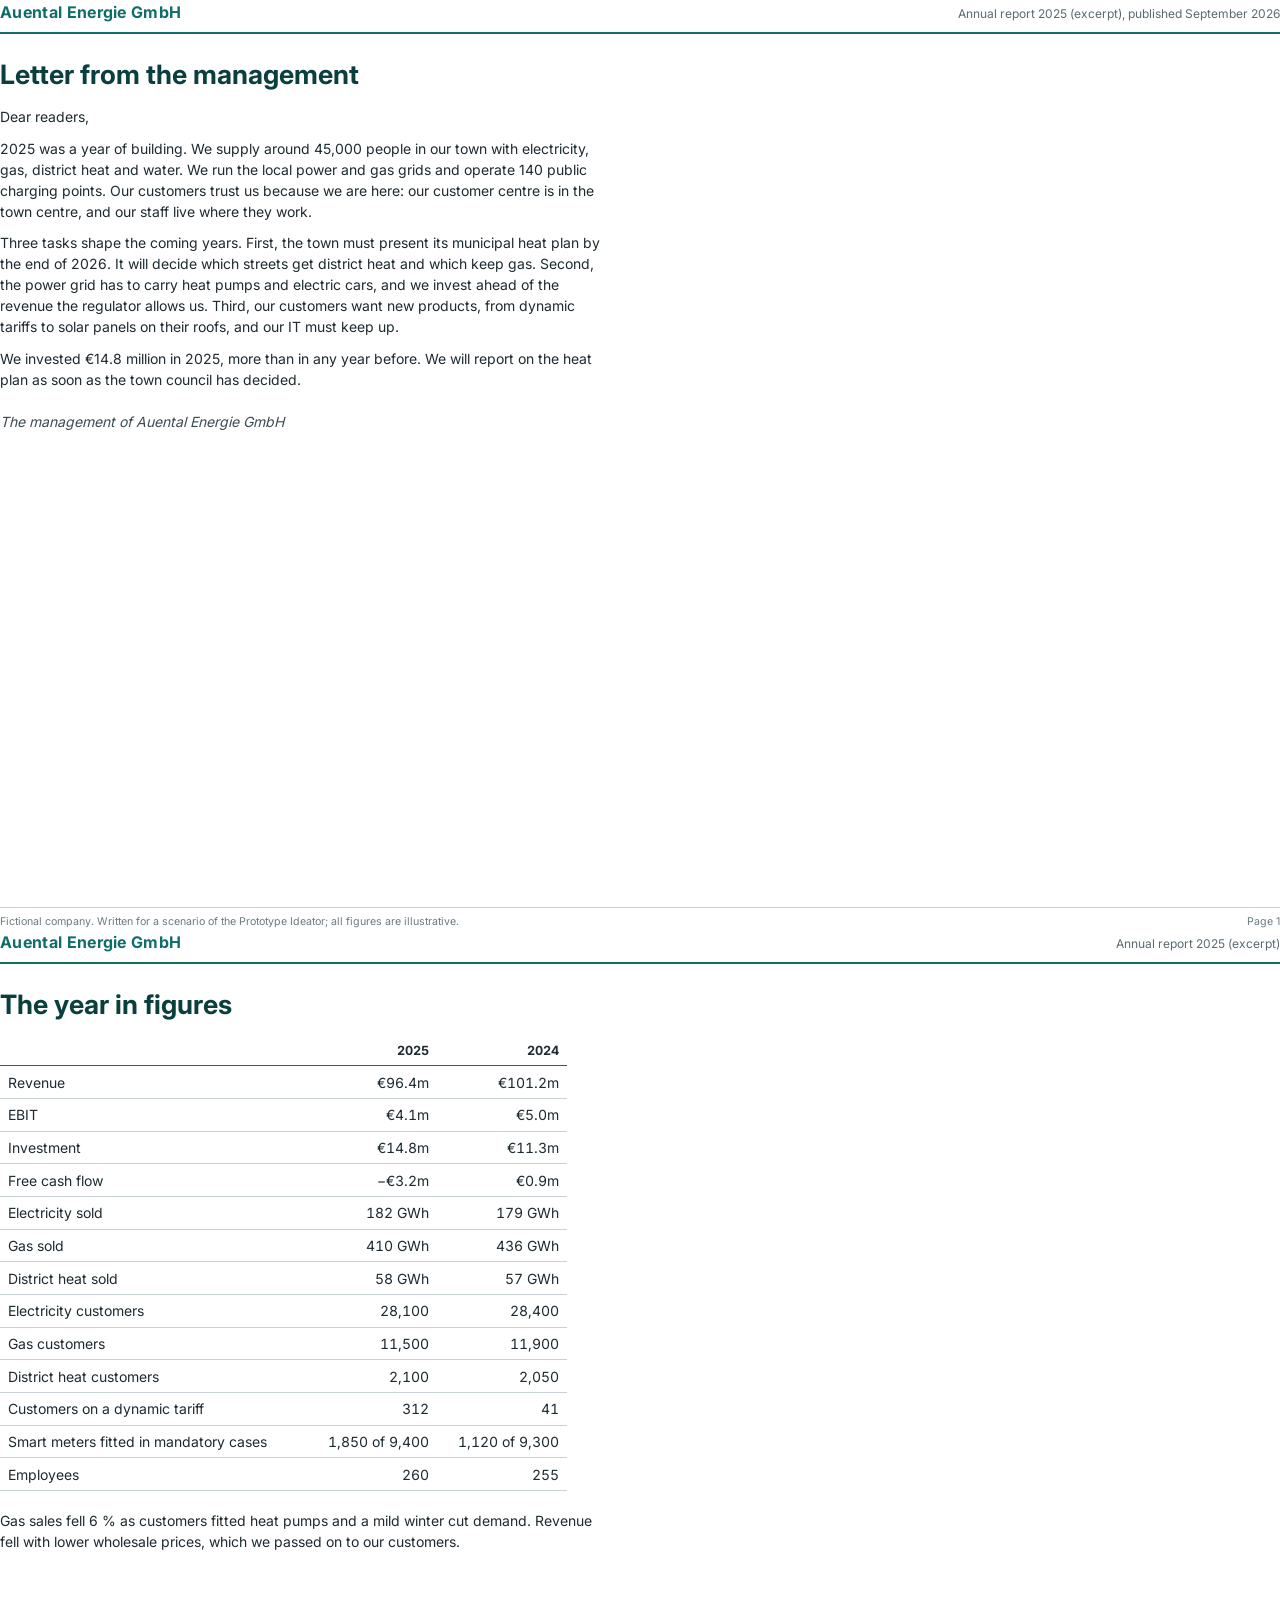
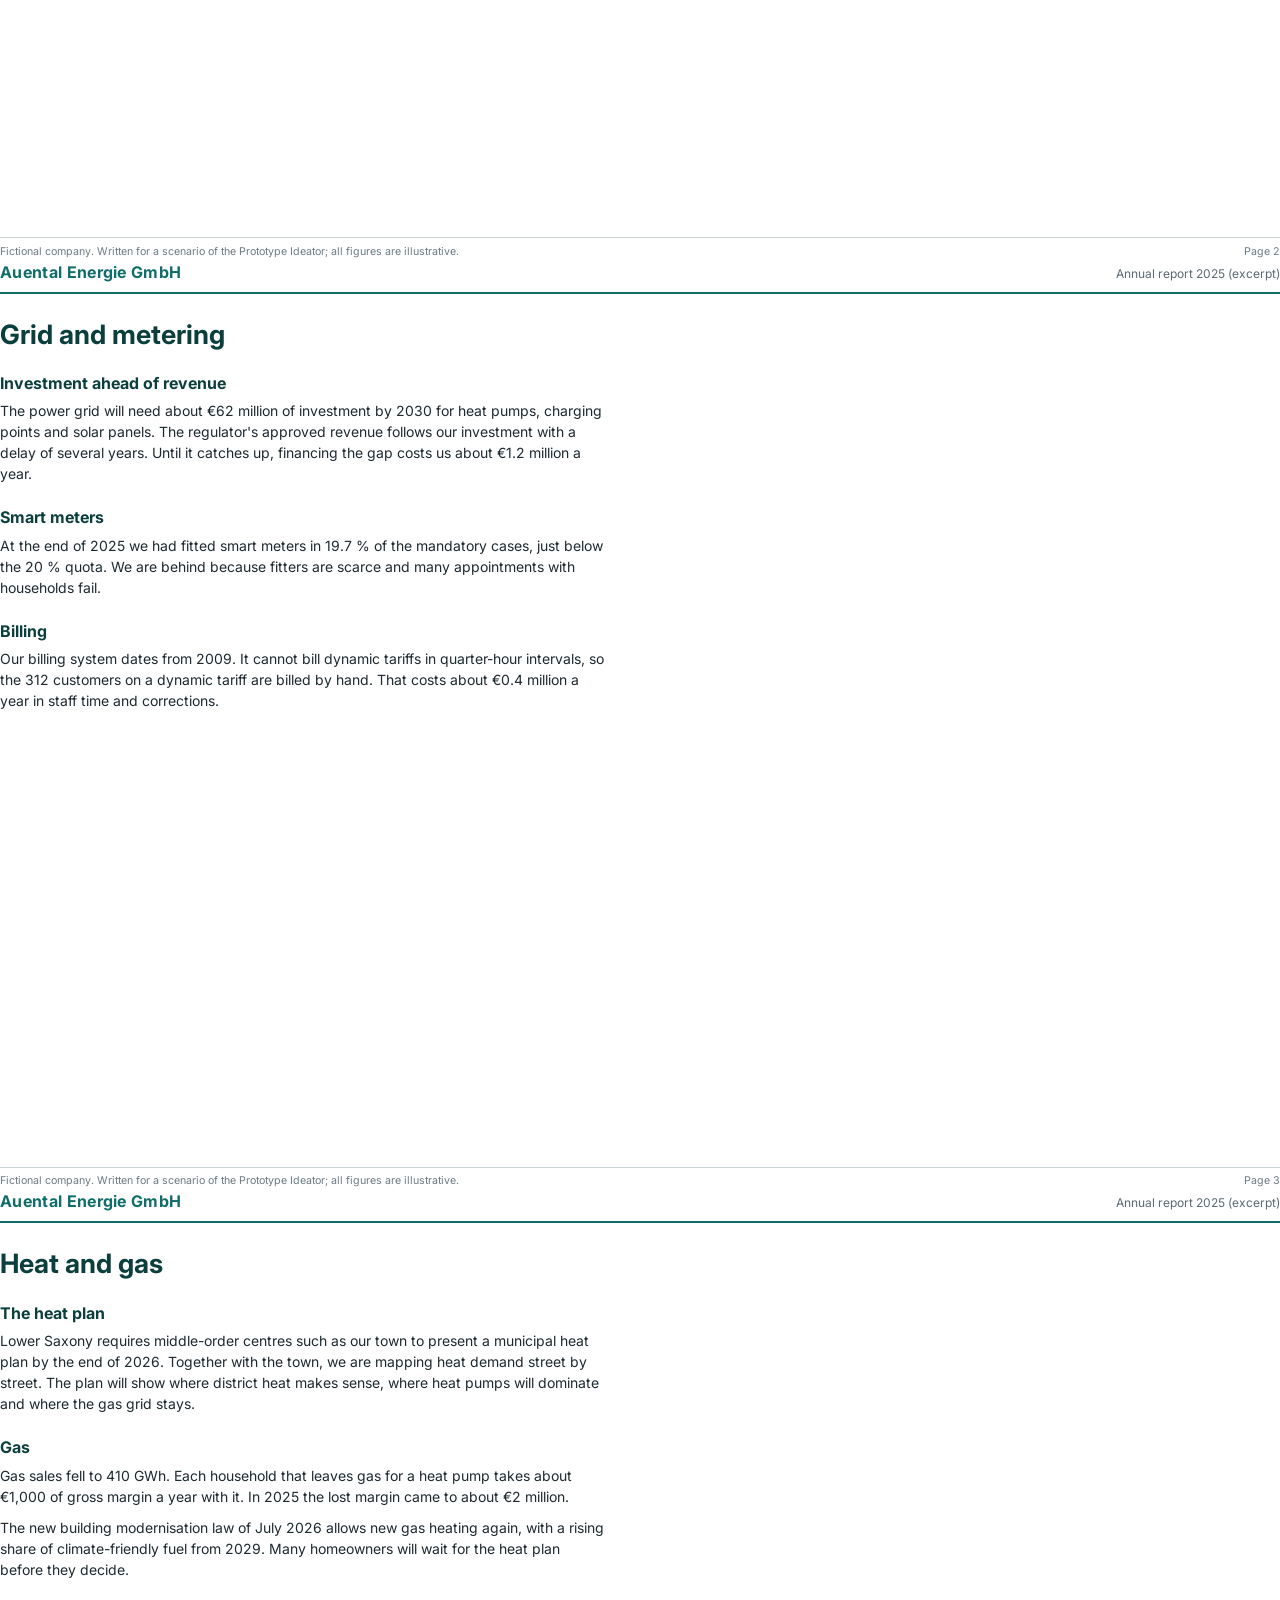
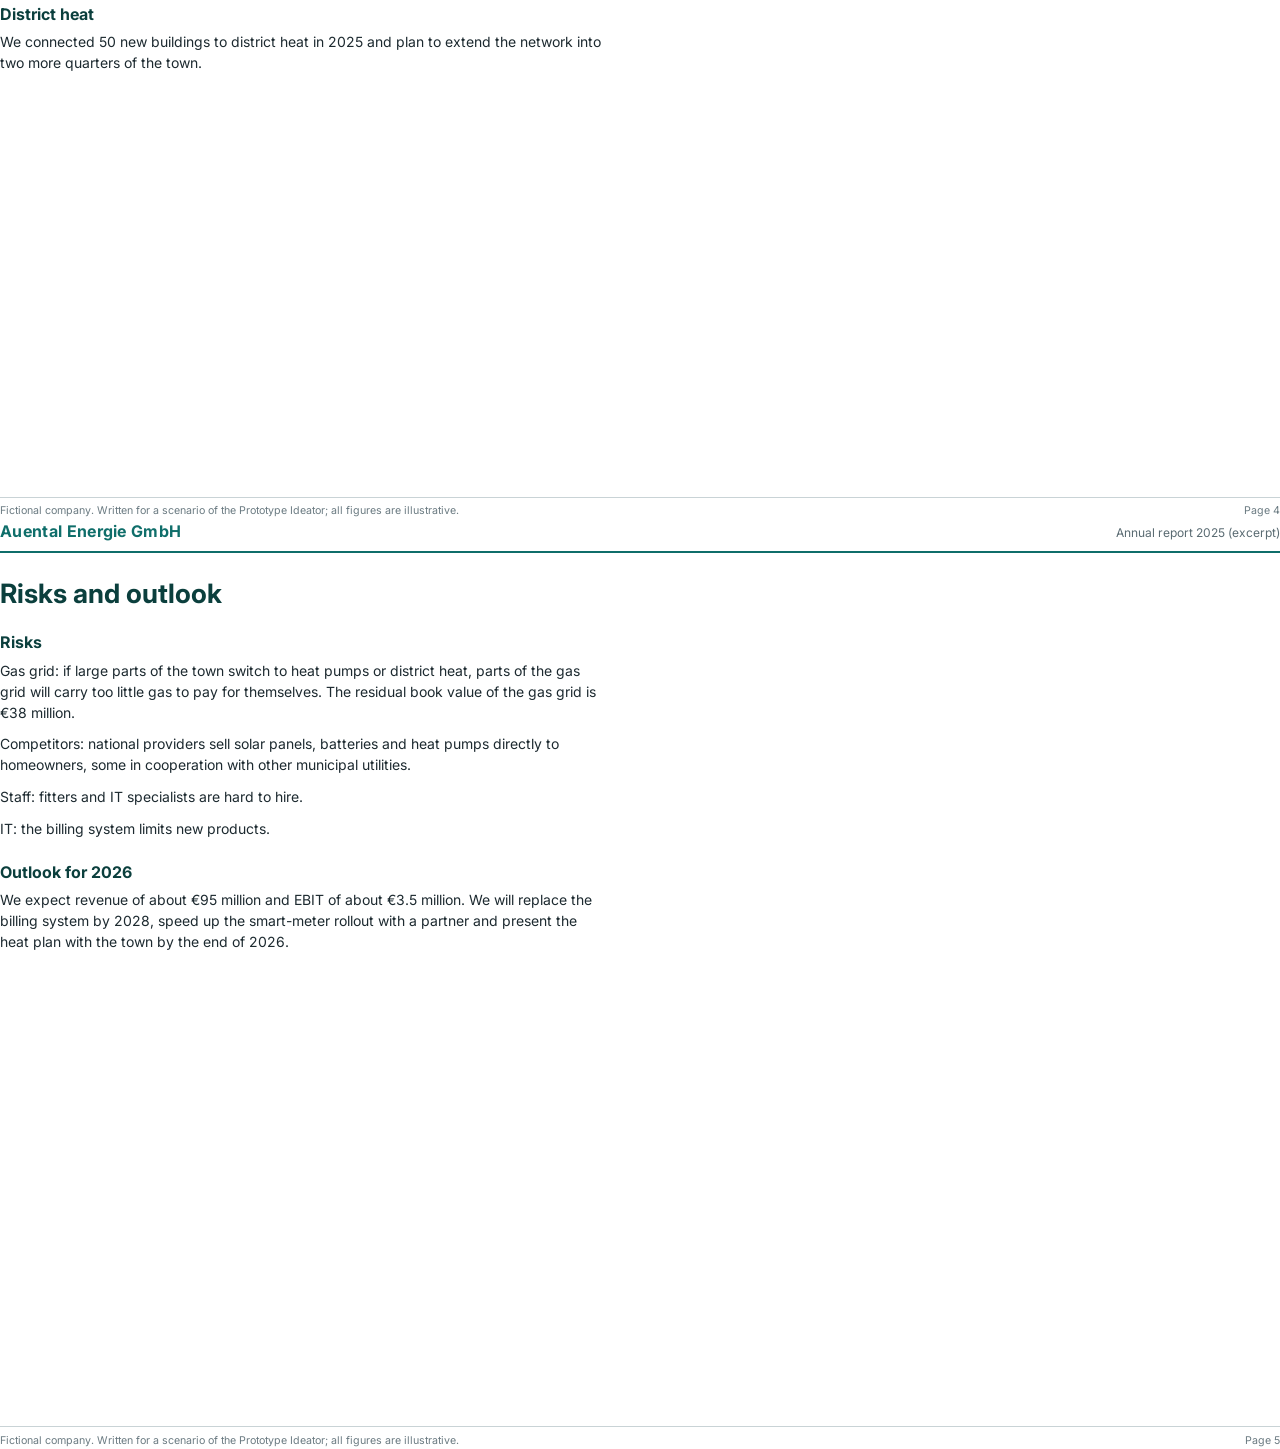
<file: tools/s3-annual-report.html>
<!doctype html>
<!-- The annual-report excerpt of scenario S3, Auental Energie: a fictional municipal utility. Written for the
     Prototype Ideator's scenario and printed to PDF by tools/build-s3-pdf.mjs, once per language
     (the build script sets the html element's lang to en or de); the PDFs are committed under data/scenarios/, so the page needs no build step.
     Each section is one A4 page, and the Reader's quotes in data/scenarios/s3.js cite these pages by
     number; tests/scenarios.mjs checks every quote against the text of the page it names. The company,
     its people and its figures are invented. What it says about the world (the heat-plan deadline, the
     heating law, the smart-meter quota, dynamic tariffs) is listed in DATA_SOURCES.md, section 3. -->
<html lang="en">
<head>
<meta charset="utf-8">
<title>Auental Energie GmbH: Annual report 2025 (excerpt)</title>
<style>
  @font-face { font-family: "Inter"; font-weight: 100 900; src: url("../vici/assets/fonts/inter-latin.woff2") format("woff2"); }
  @font-face { font-family: "Inter"; font-weight: 100 900; src: url("../vici/assets/fonts/inter-latin-ext.woff2") format("woff2"); unicode-range: U+0100-024F, U+20AC; }
  @page { size: A4; margin: 22mm 20mm 24mm; }
  html { font-family: "Inter", sans-serif; font-size: 10.5pt; line-height: 1.5; color: #1d2a30; font-variant-ligatures: none; font-feature-settings: "liga" 0, "calt" 0; hyphens: none; }
  body { margin: 0; }
  section { break-after: page; position: relative; height: 246mm; overflow: hidden; }
  section:last-of-type { break-after: auto; }
  .masthead { display: flex; justify-content: space-between; align-items: baseline; border-bottom: 2px solid #0f6e6a; padding-bottom: 6pt; margin-bottom: 18pt; }
  .masthead b { color: #0f6e6a; font-size: 12pt; letter-spacing: 0.02em; }
  .masthead span { font-size: 9pt; color: #5a6b72; }
  h1 { font-size: 20pt; line-height: 1.2; margin: 0 0 12pt; color: #0b3f3d; }
  h2 { font-size: 12pt; margin: 16pt 0 4pt; color: #0b3f3d; }
  p { margin: 0 0 8pt; max-width: 160mm; }
  .sign { margin-top: 16pt; font-style: italic; color: #3c4c53; }
  table { border-collapse: collapse; width: 150mm; margin: 6pt 0 14pt; font-variant-numeric: tabular-nums; }
  th, td { padding: 4pt 6pt; border-bottom: 0.5pt solid #c9d3d6; text-align: left; }
  td.n, th.n { text-align: right; }
  thead th { border-bottom: 1.2pt solid #0f6e6a; font-size: 9.5pt; }
  .label { position: absolute; bottom: 0; left: 0; right: 0; font-size: 8pt; color: #6b7b82; border-top: 0.5pt solid #c9d3d6; padding-top: 4pt; display: flex; justify-content: space-between; }
  [data-lang] { display: none; }
  html[lang="en"] [data-lang="en"], html[lang="de"] [data-lang="de"] { display: block; }
</style>
</head>
<body>
<div data-lang="en">
  <section>
    <div class="masthead"><b>Auental Energie GmbH</b><span>Annual report 2025 (excerpt), published September 2026</span></div>
    <h1>Letter from the management</h1>
    <p>Dear readers,</p>
    <p>2025 was a year of building. We supply around 45,000 people in our town with electricity, gas, district heat and water. We run the local power and gas grids and operate 140 public charging points. Our customers trust us because we are here: our customer centre is in the town centre, and our staff live where they work.</p>
    <p>Three tasks shape the coming years. First, the town must present its municipal heat plan by the end of 2026. It will decide which streets get district heat and which keep gas. Second, the power grid has to carry heat pumps and electric cars, and we invest ahead of the revenue the regulator allows us. Third, our customers want new products, from dynamic tariffs to solar panels on their roofs, and our IT must keep up.</p>
    <p>We invested €14.8 million in 2025, more than in any year before. We will report on the heat plan as soon as the town council has decided.</p>
    <p class="sign">The management of Auental Energie GmbH</p>
    <div class="label"><span>Fictional company. Written for a scenario of the Prototype Ideator; all figures are illustrative.</span><span>Page 1</span></div>
  </section>
  <section>
    <div class="masthead"><b>Auental Energie GmbH</b><span>Annual report 2025 (excerpt)</span></div>
    <h1>The year in figures</h1>
    <table>
      <thead><tr><th></th><th class="n">2025</th><th class="n">2024</th></tr></thead>
      <tbody>
        <tr><td>Revenue</td><td class="n">€96.4m</td><td class="n">€101.2m</td></tr>
        <tr><td>EBIT</td><td class="n">€4.1m</td><td class="n">€5.0m</td></tr>
        <tr><td>Investment</td><td class="n">€14.8m</td><td class="n">€11.3m</td></tr>
        <tr><td>Free cash flow</td><td class="n">−€3.2m</td><td class="n">€0.9m</td></tr>
        <tr><td>Electricity sold</td><td class="n">182 GWh</td><td class="n">179 GWh</td></tr>
        <tr><td>Gas sold</td><td class="n">410 GWh</td><td class="n">436 GWh</td></tr>
        <tr><td>District heat sold</td><td class="n">58 GWh</td><td class="n">57 GWh</td></tr>
        <tr><td>Electricity customers</td><td class="n">28,100</td><td class="n">28,400</td></tr>
        <tr><td>Gas customers</td><td class="n">11,500</td><td class="n">11,900</td></tr>
        <tr><td>District heat customers</td><td class="n">2,100</td><td class="n">2,050</td></tr>
        <tr><td>Customers on a dynamic tariff</td><td class="n">312</td><td class="n">41</td></tr>
        <tr><td>Smart meters fitted in mandatory cases</td><td class="n">1,850 of 9,400</td><td class="n">1,120 of 9,300</td></tr>
        <tr><td>Employees</td><td class="n">260</td><td class="n">255</td></tr>
      </tbody>
    </table>
    <p>Gas sales fell 6 % as customers fitted heat pumps and a mild winter cut demand. Revenue fell with lower wholesale prices, which we passed on to our customers.</p>
    <div class="label"><span>Fictional company. Written for a scenario of the Prototype Ideator; all figures are illustrative.</span><span>Page 2</span></div>
  </section>
  <section>
    <div class="masthead"><b>Auental Energie GmbH</b><span>Annual report 2025 (excerpt)</span></div>
    <h1>Grid and metering</h1>
    <h2>Investment ahead of revenue</h2>
    <p>The power grid will need about €62 million of investment by 2030 for heat pumps, charging points and solar panels. The regulator's approved revenue follows our investment with a delay of several years. Until it catches up, financing the gap costs us about €1.2 million a year.</p>
    <h2>Smart meters</h2>
    <p>At the end of 2025 we had fitted smart meters in 19.7 % of the mandatory cases, just below the 20 % quota. We are behind because fitters are scarce and many appointments with households fail.</p>
    <h2>Billing</h2>
    <p>Our billing system dates from 2009. It cannot bill dynamic tariffs in quarter-hour intervals, so the 312 customers on a dynamic tariff are billed by hand. That costs about €0.4 million a year in staff time and corrections.</p>
    <div class="label"><span>Fictional company. Written for a scenario of the Prototype Ideator; all figures are illustrative.</span><span>Page 3</span></div>
  </section>
  <section>
    <div class="masthead"><b>Auental Energie GmbH</b><span>Annual report 2025 (excerpt)</span></div>
    <h1>Heat and gas</h1>
    <h2>The heat plan</h2>
    <p>Lower Saxony requires middle-order centres such as our town to present a municipal heat plan by the end of 2026. Together with the town, we are mapping heat demand street by street. The plan will show where district heat makes sense, where heat pumps will dominate and where the gas grid stays.</p>
    <h2>Gas</h2>
    <p>Gas sales fell to 410 GWh. Each household that leaves gas for a heat pump takes about €1,000 of gross margin a year with it. In 2025 the lost margin came to about €2 million.</p>
    <p>The new building modernisation law of July 2026 allows new gas heating again, with a rising share of climate-friendly fuel from 2029. Many homeowners will wait for the heat plan before they decide.</p>
    <h2>District heat</h2>
    <p>We connected 50 new buildings to district heat in 2025 and plan to extend the network into two more quarters of the town.</p>
    <div class="label"><span>Fictional company. Written for a scenario of the Prototype Ideator; all figures are illustrative.</span><span>Page 4</span></div>
  </section>
  <section>
    <div class="masthead"><b>Auental Energie GmbH</b><span>Annual report 2025 (excerpt)</span></div>
    <h1>Risks and outlook</h1>
    <h2>Risks</h2>
    <p>Gas grid: if large parts of the town switch to heat pumps or district heat, parts of the gas grid will carry too little gas to pay for themselves. The residual book value of the gas grid is €38 million.</p>
    <p>Competitors: national providers sell solar panels, batteries and heat pumps directly to homeowners, some in cooperation with other municipal utilities.</p>
    <p>Staff: fitters and IT specialists are hard to hire.</p>
    <p>IT: the billing system limits new products.</p>
    <h2>Outlook for 2026</h2>
    <p>We expect revenue of about €95 million and EBIT of about €3.5 million. We will replace the billing system by 2028, speed up the smart-meter rollout with a partner and present the heat plan with the town by the end of 2026.</p>
    <div class="label"><span>Fictional company. Written for a scenario of the Prototype Ideator; all figures are illustrative.</span><span>Page 5</span></div>
  </section>
</div>

<div data-lang="de">
  <section>
    <div class="masthead"><b>Auental Energie GmbH</b><span>Geschäftsbericht 2025 (Auszug), erschienen im September 2026</span></div>
    <h1>Brief der Geschäftsführung</h1>
    <p>Liebe Leserinnen und Leser,</p>
    <p>2025 war ein Jahr des Bauens. Wir versorgen rund 45.000 Menschen in unserer Stadt mit Strom, Gas, Fernwärme und Wasser. Wir betreiben das örtliche Strom- und Gasnetz und 140 öffentliche Ladepunkte. Unsere Kundinnen und Kunden vertrauen uns, weil wir hier sind: Unser Kundenzentrum liegt in der Innenstadt, und unsere Mitarbeitenden leben, wo sie arbeiten.</p>
    <p>Drei Aufgaben prägen die kommenden Jahre. Erstens muss die Stadt ihre kommunale Wärmeplanung bis Ende 2026 vorlegen. Sie entscheidet, welche Straßen Fernwärme bekommen und welche beim Gas bleiben. Zweitens muss das Stromnetz Wärmepumpen und Elektroautos tragen, und wir investieren vor den Erlösen, die uns die Regulierung erlaubt. Drittens wollen unsere Kundinnen und Kunden neue Produkte, von dynamischen Tarifen bis zur Solaranlage auf dem Dach, und unsere IT muss Schritt halten.</p>
    <p>Wir haben 2025 14,8 Millionen Euro investiert, mehr als in jedem Jahr zuvor. Über die Wärmeplanung berichten wir, sobald der Rat entschieden hat.</p>
    <p class="sign">Die Geschäftsführung der Auental Energie GmbH</p>
    <div class="label"><span>Fiktives Unternehmen. Geschrieben für ein Szenario des Prototype Ideator; alle Zahlen sind illustrativ.</span><span>Seite 1</span></div>
  </section>
  <section>
    <div class="masthead"><b>Auental Energie GmbH</b><span>Geschäftsbericht 2025 (Auszug)</span></div>
    <h1>Das Jahr in Zahlen</h1>
    <table>
      <thead><tr><th></th><th class="n">2025</th><th class="n">2024</th></tr></thead>
      <tbody>
        <tr><td>Umsatz</td><td class="n">96,4 Mio. €</td><td class="n">101,2 Mio. €</td></tr>
        <tr><td>EBIT</td><td class="n">4,1 Mio. €</td><td class="n">5,0 Mio. €</td></tr>
        <tr><td>Investitionen</td><td class="n">14,8 Mio. €</td><td class="n">11,3 Mio. €</td></tr>
        <tr><td>Freier Cashflow</td><td class="n">−3,2 Mio. €</td><td class="n">0,9 Mio. €</td></tr>
        <tr><td>Stromabsatz</td><td class="n">182 GWh</td><td class="n">179 GWh</td></tr>
        <tr><td>Gasabsatz</td><td class="n">410 GWh</td><td class="n">436 GWh</td></tr>
        <tr><td>Fernwärmeabsatz</td><td class="n">58 GWh</td><td class="n">57 GWh</td></tr>
        <tr><td>Stromkunden</td><td class="n">28.100</td><td class="n">28.400</td></tr>
        <tr><td>Gaskunden</td><td class="n">11.500</td><td class="n">11.900</td></tr>
        <tr><td>Fernwärmekunden</td><td class="n">2.100</td><td class="n">2.050</td></tr>
        <tr><td>Kunden mit dynamischem Tarif</td><td class="n">312</td><td class="n">41</td></tr>
        <tr><td>Intelligente Messsysteme in Pflichtfällen</td><td class="n">1.850 von 9.400</td><td class="n">1.120 von 9.300</td></tr>
        <tr><td>Mitarbeitende</td><td class="n">260</td><td class="n">255</td></tr>
      </tbody>
    </table>
    <p>Der Gasabsatz sank um 6 %, weil Kundinnen und Kunden Wärmepumpen einbauten und ein milder Winter die Nachfrage senkte. Der Umsatz sank mit niedrigeren Großhandelspreisen, die wir weitergegeben haben.</p>
    <div class="label"><span>Fiktives Unternehmen. Geschrieben für ein Szenario des Prototype Ideator; alle Zahlen sind illustrativ.</span><span>Seite 2</span></div>
  </section>
  <section>
    <div class="masthead"><b>Auental Energie GmbH</b><span>Geschäftsbericht 2025 (Auszug)</span></div>
    <h1>Netz und Messwesen</h1>
    <h2>Investitionen vor den Erlösen</h2>
    <p>Das Stromnetz braucht bis 2030 rund 62 Millionen Euro an Investitionen für Wärmepumpen, Ladepunkte und Solaranlagen. Die genehmigten Erlöse folgen unseren Investitionen mit einem Verzug von mehreren Jahren. Bis sie aufholen, kostet uns die Finanzierung der Lücke rund 1,2 Millionen Euro im Jahr.</p>
    <h2>Intelligente Messsysteme</h2>
    <p>Ende 2025 hatten wir in 19,7 % der Pflichtfälle intelligente Messsysteme eingebaut, knapp unter der Quote von 20 %. Wir liegen zurück, weil Monteure knapp sind und viele Termine bei Haushalten scheitern.</p>
    <h2>Abrechnung</h2>
    <p>Unser Abrechnungssystem stammt aus dem Jahr 2009. Es kann dynamische Tarife nicht im Viertelstundentakt abrechnen, deshalb werden die 312 Kunden mit dynamischem Tarif von Hand abgerechnet. Das kostet rund 0,4 Millionen Euro im Jahr an Arbeitszeit und Korrekturen.</p>
    <div class="label"><span>Fiktives Unternehmen. Geschrieben für ein Szenario des Prototype Ideator; alle Zahlen sind illustrativ.</span><span>Seite 3</span></div>
  </section>
  <section>
    <div class="masthead"><b>Auental Energie GmbH</b><span>Geschäftsbericht 2025 (Auszug)</span></div>
    <h1>Wärme und Gas</h1>
    <h2>Die Wärmeplanung</h2>
    <p>Niedersachsen verpflichtet Mittelzentren wie unsere Stadt, bis Ende 2026 eine kommunale Wärmeplanung vorzulegen. Gemeinsam mit der Stadt erfassen wir den Wärmebedarf Straße für Straße. Die Planung zeigt, wo Fernwärme sinnvoll ist, wo Wärmepumpen vorherrschen werden und wo das Gasnetz bleibt.</p>
    <h2>Gas</h2>
    <p>Der Gasabsatz sank auf 410 GWh. Jeder Haushalt, der vom Gas zur Wärmepumpe wechselt, nimmt rund 1.000 Euro Rohmarge im Jahr mit. 2025 summierte sich die verlorene Marge auf rund 2 Millionen Euro.</p>
    <p>Das neue Gebäudemodernisierungsgesetz vom Juli 2026 erlaubt neue Gasheizungen wieder, mit einem steigenden Anteil klimafreundlicher Brennstoffe ab 2029. Viele Eigentümer werden die Wärmeplanung abwarten, bevor sie entscheiden.</p>
    <h2>Fernwärme</h2>
    <p>2025 haben wir 50 neue Gebäude an die Fernwärme angeschlossen, und wir planen, das Netz in zwei weitere Stadtviertel zu erweitern.</p>
    <div class="label"><span>Fiktives Unternehmen. Geschrieben für ein Szenario des Prototype Ideator; alle Zahlen sind illustrativ.</span><span>Seite 4</span></div>
  </section>
  <section>
    <div class="masthead"><b>Auental Energie GmbH</b><span>Geschäftsbericht 2025 (Auszug)</span></div>
    <h1>Risiken und Ausblick</h1>
    <h2>Risiken</h2>
    <p>Gasnetz: Wechseln große Teile der Stadt zu Wärmepumpen oder Fernwärme, transportieren Teile des Gasnetzes zu wenig Gas, um sich zu tragen. Der Restbuchwert des Gasnetzes beträgt 38 Millionen Euro.</p>
    <p>Wettbewerb: Überregionale Anbieter verkaufen Solaranlagen, Speicher und Wärmepumpen direkt an Eigentümer, teils gemeinsam mit anderen Stadtwerken.</p>
    <p>Personal: Monteure und IT-Fachleute sind schwer zu gewinnen.</p>
    <p>IT: Das Abrechnungssystem begrenzt neue Produkte.</p>
    <h2>Ausblick auf 2026</h2>
    <p>Wir erwarten einen Umsatz von rund 95 Millionen Euro und ein EBIT von rund 3,5 Millionen Euro. Bis 2028 ersetzen wir das Abrechnungssystem, beschleunigen den Einbau intelligenter Messsysteme mit einem Partner und legen die Wärmeplanung bis Ende 2026 mit der Stadt vor.</p>
    <div class="label"><span>Fiktives Unternehmen. Geschrieben für ein Szenario des Prototype Ideator; alle Zahlen sind illustrativ.</span><span>Seite 5</span></div>
  </section>
</div>
</body>
</html>
</file>
<file: css/app.css>
/* Prototype Ideator: the page around Vici (vici/dist/vici.min.css, loaded first). Vici sits in cascade
 * layers, so these unlayered rules refine it without !important, with Vici's semantic tokens and type
 * scale, which switch with the theme. What each colour means (DESIGN.md):
 *   merlot (--vc-accent)    you: the current step, your turn, the one primary action, your decisions
 *   lilac (--vc-feature-*)  the AI: what an agent wrote, suggested or estimated, and the AI notice
 *   success, warning        a figure your decision moved; a figure at risk; each with a word as well
 *   ink and neutrals        everything else; SIMULATION is neutral
 * Adapted from the Data Quality Agent 2.2.0 and the Sovereignty Assessment 2.0.0 (frame, step bar,
 * stage, Your turn bar and boot screen); nothing is round, since Vici's hexagons replace circles.
 */

:root {
  --hit: 44px;
  --gutter: clamp(14px, 1.3vw, 26px);
  --fs-kpi: var(--vc-font-size-2xl);
}

/* Never below Vici's sizes (16 px at 1280 px wide), a little larger on a 1920 projector, and it follows
   the reader's own text-size setting. */
html { font-size: clamp(100%, 0.48vw + 50%, 112.5%); }
::selection { background: var(--vc-accent-soft); color: var(--vc-on-accent-soft); }
:is(input, textarea) { caret-color: var(--vc-accent); }

/* The page: header, the strip under it, the step bar and the stage fill the window; only the stage's
   panels scroll. */
.app-shell {
  height: 100vh;
  height: 100dvh;
  overflow: hidden;
  display: grid;
  grid-template-rows: auto auto auto minmax(0, 1fr);
  grid-template-columns: minmax(0, 1fr);
  background: var(--vc-bg);
  color: var(--vc-text);
}
.app-shell * { scrollbar-width: thin; scrollbar-color: var(--vc-border) transparent; }
.vc-skip-link { position: fixed; z-index: 4000; }
.kpi-value, .vc-num { font-variant-numeric: tabular-nums; }

/* ---- header ------------------------------------------------------------------------------------------ */
.app-header {
  display: grid;
  grid-template-columns: auto auto minmax(0, 1fr);
  align-items: center;
  gap: 10px 16px;
  padding: 8px var(--gutter);
  background: var(--vc-surface);
  border-bottom: 1px solid var(--vc-border-subtle);
}
.brand { display: flex; align-items: center; gap: 12px; min-width: 0; }
.brand-name { font-family: var(--vc-font-display); font-weight: var(--vc-weight-display); font-size: var(--vc-font-size-2xl); letter-spacing: var(--vc-tracking-display); line-height: 1.05; white-space: nowrap; color: var(--vc-text); }
.header-actions { display: flex; align-items: center; gap: 8px 10px; min-width: 0; }
.header-actions .vc-button, .header-actions .vc-icon-button { --_h: 40px; white-space: nowrap; }
.mode-tag.vc-tag { cursor: help; font-weight: var(--vc-weight-bold); letter-spacing: var(--vc-tracking-caps); }
.lang-switch .vc-button { --_h: 40px; min-width: 2.75rem; justify-content: center; }
.lang-switch .vc-button[aria-pressed="true"] { background: var(--vc-accent); border-color: var(--vc-accent); color: var(--vc-on-accent); }

/* The four key figures, top right. A value waiting for its run shows the ellipsis in a quieter ink, and
   its note says what it waits for. */
.kpis { justify-self: end; display: grid; grid-template-columns: repeat(4, minmax(0, 11.5rem)); gap: 8px; }
.kpi.vc-stat { min-width: 0; padding: 7px 12px 8px; gap: 1px; justify-content: flex-start; transition: background-color var(--vc-duration-base) var(--vc-ease-standard), border-color var(--vc-duration-base) var(--vc-ease-standard); }
.kpi .vc-stat__label { font-size: var(--vc-font-size-xs); line-height: 1.2; text-wrap: balance; }
.kpi .vc-stat__value { font-size: var(--fs-kpi); line-height: 1.05; display: flex; align-items: baseline; flex-wrap: wrap; column-gap: 0.3em; }
.kpi .vc-stat__value .vc-stat__was { margin-inline-end: 0; }
.kpi .kpi-note { font-size: var(--vc-font-size-xs); line-height: 1.25; color: var(--vc-text-muted); text-wrap: balance; hyphens: auto; }
/* The line under At stake's note when the sum holds the Reader's AI estimates: lilac, as Vici marks the AI. */
.kpi .kpi-ai { display: flex; align-items: center; gap: 3px; color: var(--vc-feature-text); font-weight: var(--vc-weight-semibold); }
.kpi .kpi-ai .vc-icon { --vc-icon-size: 11px; flex: none; }
.kpi[data-state="waiting"] .kpi-value { color: var(--vc-text-subtle); letter-spacing: 0.06em; }

/* One sentence on what the page does and how real its data is, beside the byline. */
.intro { display: flex; align-items: center; justify-content: space-between; gap: 4px 24px; padding: 4px var(--gutter); background: var(--vc-surface); border-bottom: 1px solid var(--vc-border-subtle); }
.intro-text { margin: 0; min-width: 0; flex: 1 1 32rem; max-width: 120ch; color: var(--vc-text-muted); font-size: var(--vc-font-size-sm); line-height: 1.35; }
.intro .vc-byline { flex: none; flex-wrap: nowrap; white-space: nowrap; margin: 0; }
.intro .vc-byline__person { min-height: 40px; }
.intro .vc-byline__icon { min-width: var(--hit); min-height: 40px; }

/* ---- step bar ------------------------------------------------------------------------------------------ */
.stepbar { display: flex; align-items: center; gap: 12px; padding: 8px var(--gutter); background: var(--vc-bg-subtle); border-bottom: 1px solid var(--vc-border-subtle); }
.stepbar .vc-button { --_h: var(--hit); flex: none; }
/* Play, Pause and Replay keep one width, so the steps beside them stay put. */
.play.vc-button { min-width: 7.5rem; justify-content: center; }
.steps.vc-stepper { flex: 1 1 auto; margin: 0; min-width: 0; --_m: 1.9rem; }
.steps .vc-step { min-width: 0; }
.steps .vc-step__button { min-height: var(--hit); padding-block: 2px; }
.steps .vc-step__label { font-weight: var(--vc-weight-semibold); white-space: nowrap; }
.steps .vc-step__button:disabled { cursor: default; }
/* The hint line under a step keeps its height when empty, so the bar does not jump between steps. */
.steps .vc-step__hint { min-height: calc(var(--vc-font-size-xs) * 1.5); }
/* Run it live stands after the steps, so nobody takes it for the way to start; the AI notice beside it. */
.live-group { display: flex; align-items: center; flex-wrap: wrap; justify-content: flex-end; gap: 6px 10px; flex: none; max-width: 30rem; }
.ai-notice.vc-tag { gap: 6px; flex: none; }

/* ---- stage ---------------------------------------------------------------------------------------------- */
.stage { min-height: 0; overflow: hidden; background-color: var(--vc-bg-sunken); background-image: var(--vc-honeycomb-pattern); background-size: var(--vc-honeycomb-pattern-size); }
.stage:focus { outline: none; }
.panel .vc-table-wrap { position: relative; }
.step { height: 100%; display: grid; grid-template-columns: minmax(0, 5fr) minmax(0, 7fr); gap: var(--gutter); padding: var(--gutter); }
/* position: relative keeps visually hidden text inside the panel that scrolls it; without it, such text
   deep in a long table would make the whole page scroll. */
.panel { position: relative; min-height: 0; overflow: auto; background: var(--vc-surface); border: 1px solid var(--vc-border-subtle); border-radius: var(--vc-radius-xl); box-shadow: var(--vc-shadow-sm); padding: clamp(16px, 1.6vw, 28px); }
.story { display: flex; flex-direction: column; gap: 14px; }
.step-title { margin: 0; font-family: var(--vc-font-display); font-weight: var(--vc-weight-display); font-size: clamp(1.6rem, 1.5vw + 0.9rem, 2.4rem); line-height: 1.08; letter-spacing: var(--vc-tracking-display); text-wrap: balance; color: var(--vc-text); }
.step-title:focus { outline: none; }
.step-lead { margin: 0; font-size: var(--vc-font-size-lg); line-height: 1.4; color: var(--vc-text); max-width: 46ch; text-wrap: pretty; }
.step-note { margin: 0; font-size: var(--vc-font-size-sm); color: var(--vc-text-muted); max-width: 52ch; }
.challengers { display: grid; gap: 6px; }
/* Clear everything at the foot of the live Start step's settings: quiet until pressed once. */
.intake-clear { display: grid; justify-items: start; gap: var(--vc-space-1); margin-top: var(--vc-space-3); padding-top: var(--vc-space-3); border-top: 1px solid var(--vc-border-subtle); }
.intake-clear .vc-help { margin: 0; }
.live-clear[data-confirm="yes"] { font-weight: var(--vc-weight-semibold); }
.challenger-links { list-style: none; margin: 0; padding: 0; display: flex; flex-wrap: wrap; align-items: center; gap: 4px 18px; }
.challenger-links li { display: flex; align-items: center; margin: 0; }
.challenger-links .vc-link { display: inline-flex; align-items: center; gap: 6px; min-height: 40px; font-weight: var(--vc-weight-semibold); }
.challenger-links .vc-icon { --vc-icon-size: 15px; }

/* What the page waits for, asked where the eye is: Vici's merlot callout with the one primary action, right
   under what just happened, and in view however long the story grows. The callout stays pastel in both
   themes, and Vici gives the button inside it the light theme's merlot. */
.turn-bar.vc-callout {
  position: sticky;
  bottom: 0;
  grid-template-columns: auto minmax(0, 1fr) auto;
  align-items: center;
  gap: 14px;
  padding: 10px 14px;
}
.turn-bar .vc-callout__body > * + * { margin-top: 2px; }
.turn-bar .vc-callout__title { font-size: var(--vc-font-size-lg); line-height: 1.2; }
.cta.vc-button { --_h: 50px; --_fs: var(--vc-font-size-md); flex: none; white-space: nowrap; }

/* The evidence: the four figures, one line each. */
.evidence { display: flex; flex-direction: column; gap: 14px; }
.panel-title { margin: 0; font-family: var(--vc-font-display); font-weight: var(--vc-weight-semibold); font-size: var(--vc-font-size-xl); letter-spacing: var(--vc-tracking-heading); color: var(--vc-text); }
.figure-list { margin: 0; display: grid; gap: 0; }
.figure-list > div { display: grid; grid-template-columns: minmax(10rem, 13rem) minmax(0, 1fr); gap: 4px 18px; align-items: baseline; padding: 12px 0; border-top: 1px solid var(--vc-border-subtle); }
.figure-list > div:last-child { border-bottom: 1px solid var(--vc-border-subtle); }
.figure-list dt { font-weight: var(--vc-weight-semibold); color: var(--vc-text); }
.figure-list dd { margin: 0; color: var(--vc-text-muted); line-height: 1.4; max-width: 60ch; }
/* The public-information note stays with the links it qualifies, rather than drifting to the panel's foot
   on a tall screen. */
.public-note { margin-top: 2px; }

/* Play reads the step: the action's foot fills as the reading time runs (--fill), and the note beside it
   says when Play moves on. Paused for six seconds, the action draws the eye (vc-attention-late). */
.cta.vc-button { position: relative; overflow: hidden; }
.cta::after { content: ""; position: absolute; inset: auto 0 0; height: 4px; background: currentColor; opacity: 0.55; transform: scaleX(var(--fill, 0)); transform-origin: left; pointer-events: none; }
.vc-attention-late { box-shadow: 0 0 0 4px color-mix(in oklab, var(--vc-accent) 28%, transparent); }
/* The notes under the action sit in the callout, which keeps its pastel in the dark theme too: they take the
   callout's own muted ink, never a page-theme token such as --vc-on-accent-soft, which turns pale in the dark. */
.foot-note { margin: 0; color: var(--vc-text-muted); font-size: var(--vc-font-size-sm); font-variant-numeric: tabular-nums; }
.foot-note:empty, .turn-reason:empty { display: none; }
.turn-reason { margin: 0; font-size: var(--vc-font-size-sm); color: var(--vc-text-muted); }
.turn-text { margin: 0; }
.turn-bar--next.vc-callout { background: var(--vc-surface); border-color: var(--vc-border-subtle); }
.turn-bar--next .vc-callout__cell { background: var(--vc-bg-sunken); color: var(--vc-text-muted); }
.turn-bar--next .vc-callout__title, .turn-bar--next .turn-text { color: var(--vc-text); }
.turn-bar--next .cta.vc-button { --vc-accent: revert-layer; }
.cta.vc-button:disabled { cursor: not-allowed; }
.story > .turn-bar { margin-top: auto; }

/* What an agent did, in lilac with its tag: what the AI wrote or suggested. */
.agent-line { display: flex; align-items: baseline; gap: 10px; margin: 0; color: var(--vc-text); font-size: var(--vc-font-size-md); line-height: 1.4; max-width: 56ch; }
.ai-tag.vc-tag { flex: none; gap: 4px; }
/* What an agent estimated, under the evidence it rests in. */
.ai-note { display: flex; align-items: baseline; gap: 8px; margin: 10px 0 0; font-size: var(--vc-font-size-xs); line-height: 1.35; color: var(--vc-text-muted); max-width: 72ch; }
.fiction-line { display: flex; flex-wrap: wrap; align-items: center; gap: 6px 12px; margin: 0; color: var(--vc-text-muted); font-size: var(--vc-font-size-sm); }
.fiction-tag.vc-tag { font-weight: var(--vc-weight-semibold); }
.step-company { display: flex; flex-wrap: wrap; align-items: center; gap: 4px 10px; margin: -4px 0 0; font-size: var(--vc-font-size-sm); color: var(--vc-text-muted); }
.step-company__name { font-weight: var(--vc-weight-semibold); color: var(--vc-text); }
.stale-link { font-weight: var(--vc-weight-semibold); }
.muted { color: var(--vc-text-muted); }

/* ---- Start: the companies and their documents ----------------------------------------------------------- */
.scenario-picker { display: grid; gap: 6px; justify-items: start; }
.scenario-switch.vc-segmented > label > span { font-size: var(--vc-font-size-md); }
/* After a switch that set choices aside: what went, and Undo, in the pitch's place. */
.switch-undo { display: flex; align-items: center; justify-content: space-between; gap: 10px; padding: 0 0 0 12px; border: 1px solid var(--vc-border-subtle); border-radius: var(--vc-radius-md); background: var(--vc-bg-subtle); }
.switch-undo__text { margin: 0; font-size: var(--vc-font-size-sm); line-height: 1.35; }
.switch-undo .vc-button { flex: none; }
.scenario-pitch { margin: 0; font-size: var(--vc-font-size-md); line-height: 1.35; color: var(--vc-text); }
.doc-list { list-style: none; margin: 0; padding: 0; display: grid; gap: 4px; }
.doc-chip { display: grid; grid-template-columns: auto minmax(0, 1fr) auto auto; grid-template-areas: "cell title meta tags"; align-items: center; column-gap: 10px; min-height: var(--vc-control-md); padding: 0 10px; border: 1px solid var(--vc-border-subtle); border-radius: var(--vc-radius-md); background: var(--vc-surface); }
/* A chip is as tall as a target, so the title of a document that opens (S3's annual report) is one. */
.doc-chip__title > a.vc-link { display: inline-flex; align-items: center; min-height: var(--vc-control-md); }
.doc-chip__cell { grid-area: cell; }
.doc-chip__title { grid-area: title; min-width: 0; font-weight: var(--vc-weight-semibold); line-height: 1.3; }
.doc-chip__tags { grid-area: tags; display: flex; flex-wrap: wrap; justify-content: flex-end; gap: 4px; }
.doc-chip__meta { grid-area: meta; font-size: var(--vc-font-size-xs); color: var(--vc-text-muted); white-space: nowrap; }

/* ---- Read: the issue map ---------------------------------------------------------------------------------- */
.issue-table { width: 100%; }
.issue-table th, .issue-table td { vertical-align: top; }
.issue-cell { font-weight: var(--vc-weight-regular); min-width: 14rem; }
.issue-title { display: block; font-weight: var(--vc-weight-semibold); color: var(--vc-text); line-height: 1.3; }
.issue-meta { display: flex; flex-wrap: wrap; align-items: center; gap: 4px 8px; margin-top: 4px; font-size: var(--vc-font-size-xs); color: var(--vc-text-muted); }
.found { display: inline-flex; flex-wrap: wrap; align-items: center; gap: 4px 6px; }
.found-quote { display: block; flex-basis: 100%; font-style: italic; color: var(--vc-text-muted); }
.found-check { font-style: normal; color: var(--vc-text-subtle); }
.issue-kpis { display: inline; }
.issue-kpis__label { font-weight: var(--vc-weight-semibold); margin-right: 4px; }
.issue-status { display: block; margin-top: 4px; font-size: var(--vc-font-size-xs); font-weight: var(--vc-weight-semibold); color: var(--vc-text); }
.issue-why { display: flex; align-items: baseline; gap: 6px; margin-top: 4px; font-size: var(--vc-font-size-xs); color: var(--vc-feature-text); }
.issue-row--member > th { padding-left: 28px; position: relative; }
.issue-row--member > th::before { content: ""; position: absolute; left: 12px; top: 0; bottom: 50%; width: 10px; border-left: 2px solid var(--vc-border); border-bottom: 2px solid var(--vc-border); }
.issue-row--parked .issue-title { color: var(--vc-text-muted); text-decoration: line-through; text-decoration-thickness: 1px; }
.stake-cell { white-space: nowrap; }
.stake-cell > * { display: block; }
.stake-cell .ai-tag { display: inline-flex; margin-top: 3px; }
.stake-sub, .stake-stated { font-size: var(--vc-font-size-xs); color: var(--vc-text-muted); white-space: normal; max-width: 12rem; margin-left: auto; }
.decide-cell { min-width: 15.5rem; }
.decide-group { display: flex; gap: 4px; }
.decide-btn.vc-button { min-width: 0; padding-inline: 10px; }
.decide-btn.is-on, .place-btn.is-on { background: var(--vc-accent); border-color: var(--vc-accent); color: var(--vc-on-accent); }
.decide-detail { display: block; margin-top: 6px; }
.decide-detail .vc-select { width: 100%; max-width: 15.5rem; }
.sources summary { cursor: pointer; font-weight: var(--vc-weight-semibold); min-height: 40px; display: flex; align-items: center; gap: 6px; list-style: none; }
/* A summary drawn as flex loses the browser's triangle, so a chevron says it opens, and turns when it does. */
.summary-chevron { flex: none; transition: transform var(--vc-duration-quick) var(--vc-ease-standard); }
details[open] > summary > .summary-chevron { transform: rotate(90deg); }
summary::-webkit-details-marker { display: none; }
.source-list { margin: 4px 0 0; padding-left: 1.2em; display: grid; gap: 0; font-size: var(--vc-font-size-sm); }
.source-list a.vc-link, .figure-source a.vc-link { display: inline-flex; align-items: center; min-height: var(--vc-control-md); }
.source-date { margin-left: 8px; color: var(--vc-text-muted); font-size: var(--vc-font-size-xs); }

/* ---- Targets --------------------------------------------------------------------------------------------------
   Every target is at least 40 px wide and tall (AC-14, brought forward to 0.3.0). Vici's small controls are 32 px,
   so this page gives its small buttons, selects and icon buttons, the segmented options and the sliders Vici's
   medium control height and keeps their small type. tests/page.mjs measures every target in every view. */
.vc-button--sm, .vc-select--sm, .vc-icon-button--sm { --_h: var(--vc-control-md); }
.vc-segmented > label > span { min-height: var(--vc-control-md); }
.vc-slider { height: var(--vc-control-md); }
.vc-dialog__header > .vc-icon-button { --_h: var(--vc-control-md); }
.vc-guide .vc-step__button { min-height: var(--vc-control-md); }

/* ---- Ideate: the honeycomb and the idea's page ------------------------------------------------------------- */
/* The comb: up to six ideas in one zigzag row, then two rows of four or of six (js/charts.js). A cell is as
   high as --pi-cell asks, or less where its columns would run past the box: the box is a size container, and
   a comb of c columns is c × (0.75 w + 0.866 gap) + 0.25 w wide, with w = 1.1547 h. */
.ideas-comb-wrap { container-type: inline-size; }
.ideas-comb {
  --pi-cell: clamp(7rem, 12vh, 10rem);
  --pi-gap: 8px;
  --vc-honeycomb-gap: var(--pi-gap);
  --vc-honeycomb-cell: min(var(--pi-cell), calc((100cqi - 0.866 * var(--pi-gap) * var(--pi-cols)) / (1.1547 * (0.75 * var(--pi-cols) + 0.25))));
  width: fit-content;
  margin: 4px auto 0;
}
.ideas-comb--1 { --vc-honeycomb-cols: 1; --pi-cols: 1; }
.ideas-comb--2 { --vc-honeycomb-cols: 2; --pi-cols: 2; }
.ideas-comb--3 { --vc-honeycomb-cols: 3; --pi-cols: 3; }
.ideas-comb--4 { --vc-honeycomb-cols: 4; --pi-cols: 4; }
.ideas-comb--5 { --vc-honeycomb-cols: 5; --pi-cols: 5; }
.ideas-comb--6 { --vc-honeycomb-cols: 6; --pi-cols: 6; }
.comb-cell { display: grid; }
button.vc-tile { border: 0; font: inherit; font-weight: var(--vc-weight-semibold); cursor: pointer; padding: 0 14%; }
button.vc-tile:hover, button.vc-tile:focus-visible { --_bg: var(--vc-accent); --_fg: var(--vc-on-accent); outline: none; }
.comb-name { line-height: 1.2; overflow-wrap: anywhere; hyphens: auto; }
/* A name with a long word steps its size down, so the word stays whole in the cell (review B7). */
.comb-name--long { font-size: 0.88em; letter-spacing: -0.005em; }
.comb-name--longer { font-size: 0.8em; letter-spacing: -0.01em; }
/* Once the page's fonts are in, js/charts.js measures each name's widest piece (between spaces, or up to a
   hyphen) and names the next width below in ems of the tile's type: the name takes the size at which that
   width fills 94 % of the cell (100cqi of the tile), between 0.62 of the tile's size and its own; the 6 %
   is for browsers that set the type a little wider than the page measured it, as the headless Chromium in
   CI does (2.5 to 4 % wider). Its pieces stay whole, so the browser breaks only at spaces and hyphens; a piece
   wider than 9 ems may not fit at 0.62 and breaks at a syllable (review B7). */
.comb-tile { container-type: inline-size; }
.comb-name--em-60 { font-size: clamp(0.62em, calc(100cqi / 6 * 0.94), 1em); hyphens: manual; }
.comb-name--em-65 { font-size: clamp(0.62em, calc(100cqi / 6.5 * 0.94), 1em); hyphens: manual; }
.comb-name--em-70 { font-size: clamp(0.62em, calc(100cqi / 7 * 0.94), 1em); hyphens: manual; }
.comb-name--em-75 { font-size: clamp(0.62em, calc(100cqi / 7.5 * 0.94), 1em); hyphens: manual; }
.comb-name--em-80 { font-size: clamp(0.62em, calc(100cqi / 8 * 0.94), 1em); hyphens: manual; }
.comb-name--em-85 { font-size: clamp(0.62em, calc(100cqi / 8.5 * 0.94), 1em); hyphens: manual; }
.comb-name--em-90 { font-size: clamp(0.62em, calc(100cqi / 9 * 0.94), 1em); hyphens: manual; }
.comb-name--em-100 { font-size: clamp(0.62em, calc(100cqi / 10 * 0.94), 1em); }
.comb-name--em-110 { font-size: clamp(0.62em, calc(100cqi / 11 * 0.94), 1em); }
.comb-name--em-120 { font-size: clamp(0.62em, calc(100cqi / 12 * 0.94), 1em); }
.comb-place { font-size: var(--vc-font-size-xs); font-weight: var(--vc-weight-bold); }
.comb-tile--pick { --_bg: var(--vc-merlot-700); --_fg: var(--vc-neutral-50); }
.comb-note { margin-top: 8px; }
.idea-drawer.vc-dialog--drawer { width: min(46rem, 96vw); }
.idea-drawer__head { display: grid; gap: 4px; }
.idea-page { display: grid; gap: 18px; }
.idea-what { margin: 0; font-size: var(--vc-font-size-lg); line-height: 1.4; }
.idea-facts { display: grid; grid-template-columns: repeat(3, minmax(0, 1fr)); gap: 8px; }
.idea-facts p { margin: 0; display: grid; gap: 2px; padding: 8px 10px; border: 1px solid var(--vc-border-subtle); border-radius: var(--vc-radius-md); background: var(--vc-bg-subtle); }
.idea-facts strong { font-size: var(--vc-font-size-xl); line-height: 1.1; }
.idea-facts .muted { font-size: var(--vc-font-size-xs); }
.idea-label { font-size: var(--vc-font-size-xs); color: var(--vc-text-muted); font-weight: var(--vc-weight-semibold); }
.idea-section { display: grid; gap: 6px; }
.idea-section ul, .idea-section ol { margin: 0; padding-left: 1.3em; display: grid; gap: 4px; }
.idea-section p { margin: 0; }
.idea-h { margin: 0; font-family: var(--vc-font-display); font-size: var(--vc-font-size-lg); font-weight: var(--vc-weight-semibold); letter-spacing: var(--vc-tracking-heading); }
.idea-issues { list-style: none; padding-left: 0 !important; }
.idea-issues li { display: flex; flex-wrap: wrap; align-items: center; gap: 6px; font-weight: var(--vc-weight-semibold); }
.idea-how { margin: 0; display: grid; gap: 0; }
.idea-how > div { display: grid; grid-template-columns: 9.5rem minmax(0, 1fr); gap: 4px 14px; padding: 7px 0; border-top: 1px solid var(--vc-border-subtle); }
.idea-how dt { font-weight: var(--vc-weight-semibold); }
.idea-how dd { margin: 0; }
.idea-how .how-decision { background: var(--vc-accent-soft); color: var(--vc-on-accent-soft); padding-inline: 8px; border-radius: var(--vc-radius-sm); }
.figures-table td, .figures-table th { vertical-align: top; }
.figure-source { display: block; font-size: var(--vc-font-size-xs); color: var(--vc-text-muted); }
.ratings-table td:last-child { color: var(--vc-text-muted); }
.rating-cells { display: inline-flex; gap: 2px; }
.rating-cells .vc-rating__cell { width: 14px; height: 12px; }

/* ---- Score: weights, chart and table ------------------------------------------------------------------------ */
.score-actions { display: flex; flex-wrap: wrap; gap: 8px; }
.score-actions .vc-button { --_h: var(--hit); }
.weights { display: grid; gap: 4px; padding: 7px 12px; border: 1px solid var(--vc-border-subtle); border-radius: var(--vc-radius-lg); background: var(--vc-bg-subtle); }
.weights-grid { display: grid; grid-template-columns: repeat(2, minmax(0, 1fr)); gap: 2px 18px; }
.weight-field.vc-field { gap: 0; }
.weight-head { display: flex; align-items: baseline; justify-content: space-between; gap: 8px; line-height: 1.25; }
.weight-label.vc-label { font-size: var(--vc-font-size-xs); }
.weight-out { display: inline-flex; align-items: baseline; gap: 6px; font-variant-numeric: tabular-nums; font-weight: var(--vc-weight-semibold); font-size: var(--vc-font-size-xs); }
.weight-share { font-size: var(--vc-font-size-xs); font-weight: var(--vc-weight-regular); color: var(--vc-text-muted); }
/* The slider's box is 40 px for the pointer, but it eats into the rows above and below, so the seven weights
   still fit at 1280 x 720: only its thin track shows. */
.weight-field .vc-slider { width: 100%; margin-block: -6px; }
.weights-foot { display: flex; flex-wrap: wrap; align-items: center; justify-content: space-between; gap: 4px 12px; }
.weights-sum { margin: 0; font-size: var(--vc-font-size-xs); color: var(--vc-text-muted); }
.weights-sum.is-refused { color: var(--vc-danger-text); font-weight: var(--vc-weight-semibold); }
.panel-head { display: flex; flex-wrap: wrap; align-items: center; justify-content: space-between; gap: 8px 16px; }
.score-figure { margin: 0; display: grid; gap: 4px; }
.score-figure__title { font-weight: var(--vc-weight-semibold); font-size: var(--vc-font-size-sm); color: var(--vc-text-muted); }
.score-figure__plot { position: relative; }
.score-chart { display: block; width: 100%; height: auto; overflow: visible; }
.chart-grid line { stroke: var(--vc-chart-grid); stroke-width: 1; }
.chart-axis line { stroke: var(--vc-chart-axis); stroke-width: 1; }
.chart-axis text { fill: var(--vc-text-muted); font-size: 11px; font-variant-numeric: tabular-nums; }
.chart-axis .chart-axis-title { font-variant-numeric: normal; }
.chart-axis .chart-axis-title { fill: var(--vc-text-muted); font-size: 11px; font-weight: var(--vc-weight-semibold); }
.chart-point { --pi-idea: var(--vc-lilac-600); --pi-pick: var(--vc-merlot-700); cursor: default; outline: none; }
/* Dark: merlot-600 and lilac-500 pass contrast and colour-blind separation on the dark surface (the dataviz
   validator, 24 November 2026); like every dark step of Vici they read soft, so fill, place and label
   carry the difference too. */
html[data-theme="dark"] .chart-point, html[data-theme="dark"] .chart-legend { --pi-idea: var(--vc-lilac-500); --pi-pick: var(--vc-merlot-600); }
.chart-whisker { stroke: var(--pi-idea); stroke-width: 2; opacity: 0.45; }
.chart-hit { fill: transparent; }
.chart-hex { fill: var(--vc-surface); stroke: var(--pi-idea); stroke-width: 2.5; }
.chart-point--pick .chart-hex { fill: var(--pi-pick); stroke: var(--vc-surface); stroke-width: 2; }
.chart-point--pick .chart-whisker { stroke: var(--pi-pick); }
.chart-place { fill: var(--vc-neutral-0); font-size: 10px; font-weight: var(--vc-weight-bold); pointer-events: none; }
.chart-label { fill: var(--vc-text); font-size: 11.5px; pointer-events: none; paint-order: stroke; stroke: var(--vc-surface); stroke-width: 3px; stroke-linejoin: round; }
.chart-leader { stroke: var(--vc-text-muted); stroke-width: 1; }
/* A crowd that leaves no room for every name at the usual size sets them a size or two smaller. */
.chart-labels--small .chart-label { font-size: 10.5px; }
.chart-labels--smaller .chart-label { font-size: 9.5px; }
.chart-point:focus-visible .chart-hex, .chart-point:hover .chart-hex { stroke: var(--vc-focus); stroke-width: 3; }
.chart-tip { position: absolute; z-index: 2; transform: translate(12px, -50%); padding: 6px 10px; border: 1px solid var(--vc-border); border-radius: var(--vc-radius-sm); background: var(--vc-surface-raised); box-shadow: var(--vc-shadow-md); font-size: var(--vc-font-size-xs); line-height: 1.35; pointer-events: none; white-space: nowrap; }
.chart-tip[data-side="left"] { transform: translate(calc(-100% - 12px), -50%); }
.chart-tip-sub { color: var(--vc-text-muted); }
.chart-legend.vc-legend { display: flex; flex-wrap: wrap; gap: 4px 16px; margin: 0; padding: 0; list-style: none; font-size: var(--vc-font-size-xs); color: var(--vc-text-muted); }
.chart-legend li { display: inline-flex; align-items: center; gap: 6px; }
/* The legend keeps Vici's type and spacing but draws the chart's own two markers: filled for the shortlist,
   outlined for the other ideas, so the difference holds without colour. */
.chart-legend.vc-legend > li::before { content: none; }
.chart-legend { --pi-idea: var(--vc-lilac-600); --pi-pick: var(--vc-merlot-700); }
.legend-hex { width: 14px; height: 12px; clip-path: var(--vc-hex); background: var(--pi-idea); position: relative; }
.legend-hex::after { content: ""; position: absolute; inset: 2.5px 3px; clip-path: var(--vc-hex); background: var(--vc-surface); }
.legend-hex--pick { background: var(--pi-pick); }
.legend-hex--pick::after { display: none; }
.score-table .crit-col { color: var(--vc-text-muted); }
/* The seven ratings are single digits under short heads: a narrow column each, so the score and, on a wide
   screen, the person-days and the cost keep their place without the table scrolling sideways, in German too. */
.score-table :is(th, td).crit-col { padding-inline: var(--vc-space-1); }
.score-table :is(th, td):first-child { padding-inline-end: var(--vc-space-2); }
/* Below 1600 px the table keeps what the weights act on: the seven ratings and the score. Build effort is
   the chart's axis and the cost of a run is on each idea's page, so their columns wait for a wide screen. */
@media (max-width: 1599px) { .score-table .wide-col { display: none; } }
.score-table .link-button { white-space: normal; text-align: left; }
.score-table tr.is-pick > * { background: color-mix(in oklab, var(--vc-accent-soft) 60%, transparent); }
.score-value strong { font-size: var(--vc-font-size-md); }
.link-button { display: inline-flex; align-items: center; padding: 0; border: 0; background: none; font: inherit; font-weight: var(--vc-weight-semibold); color: var(--vc-text-link); text-align: left; text-decoration: underline; text-underline-offset: 0.18em; cursor: pointer; min-height: var(--vc-control-md); }
.link-button:focus-visible { outline: var(--vc-stroke-focus) solid var(--vc-focus); outline-offset: 2px; }
.stability { display: grid; gap: 14px; }
.stability-sentence { margin: 0; font-size: var(--vc-font-size-lg); }

/* ---- Shortlist ---------------------------------------------------------------------------------------------- */
.pick-summary { list-style: none; margin: 0; padding: 0; display: grid; gap: 6px; }
.pick-summary li { display: grid; grid-template-columns: 4.5rem minmax(0, 1fr) auto; align-items: baseline; gap: 10px; padding: 8px 12px; border: 1px solid var(--vc-accent); border-radius: var(--vc-radius-md); background: var(--vc-accent-soft); color: var(--vc-on-accent-soft); }
.pick-summary li.is-empty { border-style: dashed; border-color: var(--vc-border); background: transparent; color: var(--vc-text-muted); }
.pick-place { font-size: var(--vc-font-size-xs); font-weight: var(--vc-weight-bold); text-transform: uppercase; letter-spacing: var(--vc-tracking-caps); }
.pick-name { font-weight: var(--vc-weight-semibold); }
.pick-points { font-size: var(--vc-font-size-xs); }
.pick-table th, .pick-table td { vertical-align: middle; }
.pick-idea { font-weight: var(--vc-weight-regular); }
.pick-idea .link-button { display: flex; }
.pick-issue { display: block; margin-top: 2px; font-size: var(--vc-font-size-xs); color: var(--vc-text-muted); line-height: 1.3; }
.pick-table tr.is-pick > * { background: color-mix(in oklab, var(--vc-accent-soft) 60%, transparent); }
.place-cell { white-space: nowrap; }
.place-group { display: flex; gap: 4px; }
.place-btn.vc-button { min-width: 2.75rem; justify-content: center; }

/* ---- Report: the whole report beside the story, and its downloads -------------------------------------------- */
/* The report is Vici's (.vc-report): light sheets on the evidence panel, in either theme. What follows sets
   this tool's own parts inside it; Vici sets the pages, the cover, the headings and the print layout. */
.report-view { display: grid; grid-template-columns: minmax(0, 1fr); padding-block: 4px 8px; }
.pi-report { gap: 18px; grid-template-columns: minmax(0, 1fr); }
.pi-report .vc-report__page { font-size: var(--vc-font-size-sm); line-height: 1.5; }
.pi-report .vc-report__page p { margin: 0 0 8px; }
.pi-report .vc-report__page > p:last-child { margin-bottom: 0; }
.pi-report .vc-report__title { font-size: clamp(1.6rem, 1rem + 1.6vw, 2.35rem); }
.pi-report .vc-report__brand .vc-cell { flex: none; }
.rep-tags { display: flex; flex-wrap: wrap; gap: 6px; margin: 14px 0 0 !important; }
.pi-report .ideas-comb--still { --pi-cell: clamp(5.5rem, 9vw, 7.5rem); margin: 22px 0 0; }
.ideas-comb--still .comb-tile { cursor: default; }
.comb-score { font-size: var(--vc-font-size-xs); font-weight: var(--vc-weight-bold); font-variant-numeric: tabular-nums; }
.rep-stopped.vc-alert { display: flex; align-items: flex-start; gap: 10px; width: 100%; max-width: 210mm; box-sizing: border-box; margin: 0; }
.rep-headline { font-family: var(--vc-font-display); font-size: var(--vc-font-size-xl); line-height: 1.25; letter-spacing: var(--vc-tracking-heading); }
.rep-stats { display: grid; grid-template-columns: repeat(4, minmax(0, 1fr)); gap: 8px; margin: 4px 0 8px; }
.rep-stat.vc-stat { padding: 8px 10px; }
.rep-stat .vc-stat__value { font-size: var(--vc-font-size-xl); font-variant-numeric: tabular-nums; }
.rep-muted { color: var(--vc-text-muted); }
.rep-sub { display: block; font-size: var(--vc-font-size-xs); font-weight: var(--vc-weight-regular); color: var(--vc-text-muted); }
.rep-lead { color: var(--vc-text-muted); }
.rep-note { font-size: var(--vc-font-size-xs); color: var(--vc-text-muted); }
.rep-picks { margin: 0 0 8px; padding-left: 1.3em; display: grid; gap: 8px; }
.rep-picks p { margin: 0 !important; }
.rep-pick__head { display: flex; flex-wrap: wrap; align-items: baseline; gap: 2px 10px; }
.rep-where, .rep-pattern, .rep-parked, .rep-sources { margin: 0 0 8px; padding-left: 1.3em; display: grid; gap: 3px; }
.rep-sources { overflow-wrap: anywhere; }
.rep-table-wrap { margin: 0 0 10px; }
.rep-table th, .rep-table td { vertical-align: top; }
.rep-table tr.is-pick > * { background: color-mix(in oklab, var(--vc-accent-soft) 55%, transparent); }
.rep-issue { display: inline; font-weight: var(--vc-weight-semibold); }
.rep-ref { margin-inline-start: 4px; font-size: var(--vc-font-size-xs); font-weight: var(--vc-weight-bold); color: var(--vc-text-muted); white-space: nowrap; }
.rep-a { display: inline-block; min-width: 2.2em; font-weight: var(--vc-weight-bold); font-variant-numeric: tabular-nums; }
.rep-assumptions { margin: 0 0 8px; padding: 0; list-style: none; display: grid; gap: 4px; }
.rep-assumptions li { display: grid; grid-template-columns: 2.6em minmax(0, 1fr); }
.rep-two { display: grid; grid-template-columns: minmax(0, 3fr) minmax(0, 2fr); gap: 12px; align-items: start; }
.rep-chart { margin-top: 6px; }
.rep-idea-tags { display: flex; flex-wrap: wrap; gap: 6px; margin: -6px 0 12px !important; }
.pi-report .idea-page { gap: 12px; }
.pi-report .idea-what { font-size: var(--vc-font-size-md); }
.pi-report .idea-facts strong { font-size: var(--vc-font-size-lg); }
.pi-report .idea-h.idea-h { margin: 0; font-size: var(--vc-font-size-md); }
/* The vote sheet: boxes to write in by hand, as on paper. */
.rep-box { display: block; border: 1px solid var(--vc-border-strong); background: var(--vc-surface); }
.rep-box--rank { width: 3rem; height: 2rem; }
.rep-box--why { height: 2rem; }
.rep-box--line { height: 2rem; }
.rep-box--lines { height: 5.5rem; }
.rep-vote-lines { display: grid; gap: 10px; margin-top: 14px; }
.rep-vote-lines p { display: grid; gap: 4px; margin: 0 !important; }
.rep-vote-label { font-weight: var(--vc-weight-semibold); }
.rep-byline { margin-top: 14px !important; }
/* On screen a presenter may click a source on a projector: each link in the report gets a 40 px target, padded
   beyond its text without moving the lines it stands in, as the PESTEL Challenger does. Paper and the HTML
   file keep plain links (the file holds no .report-view). */
@media screen {
  .report-view .pi-report a:not([class*="vc-byline"]) { display: inline-block; max-width: 100%; min-width: 40px; padding-block: 10px; margin-block: -10px; }
  .report-view .pi-report a.vc-byline__person { min-height: 40px; }
  .report-view .pi-report a.vc-byline__icon { min-width: 40px; min-height: 40px; justify-content: center; }
}
/* In the dark theme the page's chart uses dark steps; the report is paper, so it keeps the light ones. */
html .pi-report[data-theme="light"] .chart-point, html .pi-report[data-theme="light"] .chart-legend { --pi-idea: var(--vc-lilac-600); --pi-pick: var(--vc-merlot-700); }
/* The report's tables keep to their sheet, on screen and on paper, as the SWOT and PESTEL Challengers' do:
   heads in sentence case that wrap between words, tighter cells, long words hyphenated in the report's
   language (a word with no break point gives way inside it, so nothing runs past the sheet), figures whole.
   Each table sets its columns, so a long name wraps in its column instead of widening the table. */
.rep-table, .pi-report .figures-table { table-layout: fixed; width: 100%; }
.pi-report .vc-table thead th { font-size: 0.85em; text-transform: none; letter-spacing: 0; white-space: normal; vertical-align: bottom; }
.pi-report .vc-table :is(th, td) { overflow-wrap: break-word; hyphens: auto; hyphenate-limit-chars: 10 4 4; }
.pi-report .rep-table :is(th, td) { padding: 6px 8px; }
.pi-report .vc-table tbody .vc-num { overflow-wrap: normal; white-space: nowrap; }
.pi-report .figures-table thead th:nth-child(1) { width: 27%; }
.pi-report .figures-table thead th:nth-child(2) { width: 31%; }
.rep-place-line { color: var(--vc-merlot-700); font-weight: var(--vc-weight-semibold); }
/* What is at stake: the sum whole and to the right; the range, the group note and the AI tag wrap under it. */
.rep-stake { text-align: end; font-variant-numeric: tabular-nums; }
.rep-stake > strong { white-space: nowrap; }
.rep-map .rep-total > * { border-top: 2px solid var(--vc-border-strong); }
/* A head whose figures the Ideator estimated: Vici's sparkle in the AI's lilac beside it. */
.rep-est__mark { --vc-icon-size: 0.9em; color: var(--vc-feature-text); vertical-align: -0.1em; }
.rep-map thead th:nth-child(1) { width: 39%; }
.rep-map thead th:nth-child(2) { width: 22%; }
.rep-map thead th:nth-child(3) { width: 21%; }
.rep-glance thead th:nth-child(1) { width: 8%; }
.rep-glance thead th:nth-child(2) { width: 30%; }
.rep-glance thead th:nth-child(3) { width: 31%; }
.rep-glance thead th:nth-child(4) { width: 11%; }
.rep-glance thead th:nth-child(5) { width: 11%; }
.rep-criteria thead th:nth-child(1) { width: 27%; }
.rep-criteria thead th:nth-child(2) { width: 13%; }
.rep-scores thead th:nth-child(1) { width: 7%; }
.rep-scores thead th:nth-child(2) { width: 23%; }
.rep-scores thead th:nth-child(n + 3) { width: 8.5%; }
.rep-stability thead th:nth-child(1) { width: 31%; }
.rep-counts thead th:nth-child(1) { width: 44%; }
.rep-costs thead th:nth-child(1) { width: 32%; }
.rep-vote thead th:nth-child(1) { width: 34%; }
.rep-vote thead th:nth-child(2) { width: 12%; }
.rep-vote thead th:nth-child(3) { width: 16%; }
@media print {
  /* On paper the notice stands at the top of every page instead, and the cover still opens the first. */
  .rep-stopped.vc-alert { display: none; }
  .pi-report > .vc-report__cover { break-before: auto; }
  /* On paper the text is 9.5 pt, as the SWOT Challenger prints its report (the PESTEL Challenger prints 10 pt),
     tables 9 pt; the gaps are tighter, so A4 holds a page for each idea. */
  .pi-report .vc-report__page { font-size: 9.5pt; line-height: 1.4; }
  .pi-report .vc-report__page:not(.vc-report__cover) > :is(h2, h3, h4, h5):first-child { font-size: 15pt; margin-bottom: 5px; }
  .pi-report .vc-report__page :is(h3, h4, h5, h6):not(.vc-report__title) { margin: 7px 0 2px; font-size: 10pt; }
  .pi-report .vc-report__title { font-size: 26pt; }
  .pi-report .ideas-comb--still { --pi-cell: 30mm; }
  .pi-report .vc-table { font-size: 9pt; line-height: 1.32; }
  .pi-report .vc-table :is(th, td) { padding-block: 2px; }
  .pi-report .vc-table :is(th, td) { padding: 1mm 1.6mm; }
  .pi-report .rating-cells .vc-rating__cell { width: 11px; height: 9.5px; }
  .pi-report .rep-glance { font-size: 8.5pt; }
  /* On paper the numbers' heads fit narrower columns, so the idea and what it does take the room back. */
  .rep-glance thead th:nth-child(1) { width: 7%; }
  .rep-glance thead th:nth-child(2) { width: 32%; }
  .rep-glance thead th:nth-child(3) { width: 33%; }
  .rep-glance thead th:nth-child(4) { width: 10%; }
  .rep-glance thead th:nth-child(5) { width: 9%; }
  .pi-report :is(.rep-map, .rep-glance, .rep-stability, .rep-counts, .rep-vote) { break-inside: auto; }
  .pi-report tr { break-inside: avoid; }
  .pi-report .rep-keep { break-inside: avoid; }
  /* On paper the short sections pair up: the issue beside what the room sees, the data beside the risks. */
  .pi-report .idea-page { gap: 6px 16px; grid-template-columns: repeat(2, minmax(0, 1fr)); }
  .pi-report .idea-page > * { grid-column: 1 / -1; }
  .pi-report .idea-page > :is(.idea-section--answers, .idea-section--data) { grid-column: 1; }
  .pi-report .idea-page > :is(.idea-section--room, .idea-section--risks) { grid-column: 2; }
  .pi-report .ratings-table th[scope="row"] { width: 30%; white-space: nowrap; }
  .pi-report .ratings-table td:nth-child(2) { width: 1%; white-space: nowrap; }
  .pi-report .idea-section { gap: 2px; align-content: start; break-inside: avoid; }
  .pi-report .idea-what { font-size: 9.5pt; }
  .pi-report .idea-facts { gap: 6px; }
  .pi-report .idea-facts p { padding: 3px 7px; gap: 0; }
  .pi-report .idea-facts strong { font-size: 10.5pt; }
  .pi-report .idea-how > div { padding: 1px 0; grid-template-columns: 9.8rem minmax(0, 1fr); }
  .pi-report .idea-how > .how-decision { padding: 2px 6px; }
  .pi-report .idea-section :is(ul, ol) { gap: 1px; }
  /* An idea's page is a fact sheet, a half step smaller, so A4 holds each whole as the reference report does;
     the SWOT Challenger sets its facts that size too. */
  .pi-report .rep-page--idea { font-size: 9pt; line-height: 1.28; }
  .pi-report .rep-page--idea .idea-page { gap: 4px 16px; }
  .pi-report .rep-page--idea .vc-table { font-size: 8.5pt; }
  .pi-report .rep-page--idea .idea-section :is(h3, h4, h5, h6) { font-size: 9.5pt; margin: 3px 0 1px; }
  .pi-report .rep-page--idea .idea-facts .muted { font-size: 7.5pt; line-height: 1.25; }
  .pi-report .rep-page--idea .ratings-table :is(th, td) { padding-block: 0.6mm; }
  .rep-idea-tags { margin: -4px 0 6px !important; }
  .rep-stats { margin: 2px 0 4px; }
  .rep-stat.vc-stat { padding: 5px 8px; }
}
/* The downloads beside Save as PDF, and the hint for the print dialog. */
.turn-downloads { display: flex; flex-wrap: wrap; align-items: center; gap: 6px 8px; margin-top: 6px; }
.turn-hint { margin: 2px 0 0; font-size: var(--vc-font-size-xs); color: var(--vc-text-muted); }
.save-run.vc-button { text-decoration: underline; text-underline-offset: 3px; }
.stop-done__text { margin: 0; font-size: var(--vc-font-size-sm); }
/* The HTML file and the ideas file stand above the report they come from. */
.report-head { flex: none; }
.report-downloads { margin-top: 0; }
/* The brief's drawer. */
.brief-drawer.vc-dialog--drawer { width: min(52rem, 96vw); }
.brief-body { display: grid; gap: 14px; align-content: start; }
.brief-lead { margin: 0; }
.brief-ideas { margin: 0; padding: 0; border: 0; display: grid; gap: 6px; }
.brief-ideas .vc-segmented { flex-wrap: wrap; }
.brief-repo .vc-input { max-width: 26rem; font-family: var(--vc-font-mono); }
.brief-source.vc-alert { display: flex; align-items: flex-start; gap: 10px; margin: 0; }
.brief-busy.vc-callout, .brief-stopped.vc-callout { margin: 0; }
.brief-busy .vc-callout__body > * + *, .brief-stopped .vc-callout__body > * + * { margin-top: 4px; }
.brief-problems { margin: 4px 0; padding-left: 1.2em; font-size: var(--vc-font-size-sm); }
.brief-stop-actions { display: flex; flex-wrap: wrap; gap: 8px; }
.brief-blocks { display: grid; gap: 14px; }
.brief-block.vc-code { margin: 0; }
.brief-block .vc-code__header { font-family: var(--vc-font-text); font-size: var(--vc-font-size-sm); font-weight: var(--vc-weight-semibold); color: var(--vc-text); }
.brief-pre { max-height: 22rem; overflow: auto; white-space: pre-wrap; overflow-wrap: anywhere; font-size: var(--vc-font-size-xs); line-height: 1.5; }
.brief-pre:focus-visible { outline: 2px solid var(--vc-focus); outline-offset: -2px; }
.brief-footer { display: flex; flex-wrap: wrap; align-items: center; justify-content: flex-end; gap: 10px; }

/* ---- Start, live: the drop zone and the fields ------------------------------------------------------------------ */
/* The zone takes the story's free height; its file list scrolls inside it, never under the Your turn bar. */
.story > .intake-zone { flex: 1 1 auto; min-height: 0; display: flex; flex-direction: column; }
.intake-zone .vc-dropzone__target { flex: none; min-height: 0; padding-block: 14px; }
.intake-zone .vc-dropzone__notice { flex: none; }
.intake-summary { flex: none; margin: 0; font-size: var(--vc-font-size-sm); font-weight: var(--vc-weight-semibold); color: var(--vc-text); }
.intake-zone .vc-dropzone__files { flex: 1 1 auto; min-height: 0; overflow: auto; }
.intake-zone .vc-dropzone__files:empty { display: none; }
/* Once files are in, the zone shrinks to one line, so the list has the room. */
.intake-zone--files .vc-dropzone__target { display: flex; align-items: center; justify-content: center; min-height: 44px; padding-block: 6px; }
.intake-zone--files .vc-dropzone__target > .vc-cell, .intake-zone--files .vc-dropzone__hint { display: none; }
.intake-problems { display: flex; gap: 10px; margin: 0; }
.intake-problems ul { margin: 0; padding-left: 1.1em; }
.count-field { max-width: 22rem; }
.count-field .vc-select { max-width: 7rem; }
.intake-more summary { cursor: pointer; min-height: 40px; display: flex; align-items: center; gap: 6px; list-style: none; font-weight: var(--vc-weight-semibold); }
.intake-fields { display: grid; gap: 10px; padding-top: 6px; }
/* Once read, the files stay as the agents read them; another set takes a new run. */
.intake-zone--read { gap: 10px; }
.intake-new { flex: none; display: flex; flex-wrap: wrap; align-items: center; justify-content: space-between; gap: 8px 12px; padding-top: 10px; border-top: 1px solid var(--vc-border-subtle); }
.intake-new__text { margin: 0; font-size: var(--vc-font-size-sm); color: var(--vc-text-muted); max-width: 44ch; }

/* ---- a live run: the dialog, the bar while an agent works and when it stops --------------------------------- */
.live-framed.vc-alert, .vc-live__warning.vc-alert { display: flex; gap: 10px; align-items: flex-start; margin: 0; }
.live-framed .vc-icon, .vc-live__warning > .vc-icon { flex: none; margin-top: 2px; }
.live-msg { margin: 0; font-size: var(--vc-font-size-sm); color: var(--vc-text-muted); }
.live-msg:empty { display: none; }
.live-msg[data-tone="error"] { color: var(--vc-danger-text); font-weight: var(--vc-weight-medium); }
.live-advanced { grid-template-columns: repeat(2, minmax(0, 1fr)); gap: 12px; }
.live-pdfs { margin: 0; }
/* The bar while an agent works: lilac, as Vici marks what the AI does, with a light that runs round its cell. */
.turn-bar--busy .vc-callout__cell { display: grid; place-items: center; }
.turn-spinner { --vc-spinner-color: currentColor; }
.busy-meta { margin: 0; font-size: var(--vc-font-size-sm); color: var(--vc-text-muted); font-variant-numeric: tabular-nums; }
.busy-note { margin: 0; font-size: var(--vc-font-size-sm); color: var(--vc-text); }
.busy-note:empty { display: none; }
/* While an agent works, the rest of the step waits, and looks it. */
.evidence[inert], .story > [inert] { opacity: 0.62; transition: opacity var(--vc-duration-base, 0.2s) ease; }
/* When a step stops: what happened across the bar's whole width, then the one thing to do with the other
   ways on beside it, then what the checks found, folded. */
.turn-bar--stopped.vc-callout, .turn-bar--inline.vc-callout { grid-template-columns: auto minmax(0, 1fr); align-items: start; }
.turn-bar--inline .turn-actions { margin-top: 6px; }
.turn-bar--inline .cta.vc-button { --_h: 46px; }
.turn-actions { display: flex; flex-wrap: wrap; align-items: center; gap: 8px; margin-top: 8px; }
.turn-bar--stopped .cta.vc-button { --_h: var(--vc-control-md); --_fs: var(--vc-font-size-sm); }
/* What the checks found and the report so far: folded under the stopped bar's actions, one line each. */
.stop-problems, .stop-done { margin-top: 2px; }
:is(.stop-problems, .stop-done) summary { cursor: pointer; min-height: 40px; display: inline-flex; align-items: center; gap: 6px; list-style: none; font-size: var(--vc-font-size-sm); font-weight: var(--vc-weight-semibold); }
:is(.stop-problems, .stop-done) summary::-webkit-details-marker { display: none; }
.stop-problems + .stop-done { margin-top: 0; }
.stop-problems ul { margin: 0 0 4px; padding-left: 1.2em; font-size: var(--vc-font-size-sm); line-height: 1.35; max-height: 7.5em; overflow: auto; }
/* A text the fact audit refused twice: shown, with why. */
.unchecked-tag { white-space: nowrap; vertical-align: 0.1em; margin-inline-start: 6px; }
.unchecked-note { display: flex; flex-wrap: wrap; align-items: baseline; gap: 4px 8px; }
.unchecked-note .unchecked-tag { margin-inline-start: 0; }
.live-measured { max-width: 56ch; }

/* ---- guides ------------------------------------------------------------------------------------------------ */
.vc-guide .vc-guide__say { font-style: normal; }
.guide-steps th, .guide-figures th, .guide-criteria th { white-space: nowrap; }
.guide-figures td, .guide-criteria td, .guide-steps td { line-height: 1.4; }

/* ---- boot screen ----------------------------------------------------------------------------------------- */
.boot { position: fixed; inset: 0; z-index: var(--vc-z-modal); display: grid; place-items: center; padding: 24px; background: var(--vc-bg); transition: opacity 0.3s ease; }
.boot[data-state="done"] { opacity: 0; pointer-events: none; }
.boot-card { width: min(640px, 100%); }
.boot-brand { display: flex; align-items: center; gap: 16px; margin-bottom: 22px; }
.boot-brand .brand-name { font-size: 2.1rem; }
.boot-status { display: flex; align-items: center; gap: 12px; margin: 0 0 14px; font-size: var(--vc-font-size-lg); }
.boot[data-state="failed"] .boot-status .vc-spinner { display: none; }
.boot-detail { margin: 0 0 14px; }
.boot-help { margin: 0 0 10px; max-width: var(--vc-container-prose); color: var(--vc-text-muted); opacity: 0; visibility: hidden; animation: bootReveal 0.3s ease 6s forwards; }
.boot[data-state="failed"] .boot-help { animation: none; opacity: 1; visibility: visible; }
@keyframes bootReveal { to { opacity: 1; visibility: visible; } }

/* ---- larger and smaller windows ---------------------------------------------------------------------------- */
@media (min-width: 1700px) {
  :root { --fs-kpi: var(--vc-font-size-3xl); }
  .kpis { grid-template-columns: repeat(4, minmax(0, 13rem)); }
}
@media (max-width: 1500px) {
  .kpis { grid-template-columns: repeat(4, minmax(0, 10.5rem)); gap: 6px; }
  .kpi.vc-stat { padding: 6px 10px 7px; }
  .brand-name { font-size: var(--vc-font-size-xl); }
  .steps .vc-step__label { font-size: var(--vc-font-size-sm); }
}
@media (max-width: 1366px) {
  .app-header { gap: 8px 12px; }
  .header-actions { gap: 6px; }
  .header-actions .vc-button:not(.lang-option) { --_px: 12px; }
  .lang-switch .vc-button { min-width: 40px; --_px: 8px; }
  .brand { gap: 10px; }
  /* The name takes two lines, so the four key figures keep their notes whole. */
  .brand-name { max-width: 5.5em; font-size: var(--vc-font-size-lg); white-space: normal; }
  .kpis { grid-template-columns: repeat(4, minmax(0, 9.4rem)); }
  .stepbar { gap: 10px; }
  .steps.vc-stepper { --_m: 1.6rem; }
}
@media (max-width: 1100px) {
  .app-header { grid-template-columns: minmax(0, 1fr) auto; }
  .kpis { grid-column: 1 / -1; justify-self: stretch; grid-template-columns: repeat(4, minmax(0, 1fr)); }
  .stepbar { flex-wrap: wrap; }
  .step { grid-template-columns: minmax(0, 1fr); overflow: auto; height: auto; min-height: 100%; }
}
@media (max-width: 760px) {
  .app-shell { height: auto; overflow: visible; }
  .stage { overflow: visible; }
  .kpis { grid-template-columns: repeat(2, minmax(0, 1fr)); }
  .header-actions { flex-wrap: wrap; }
  .intro { flex-wrap: wrap; }
  .figure-list > div { grid-template-columns: minmax(0, 1fr); }
  .turn-bar.vc-callout { grid-template-columns: auto minmax(0, 1fr); }
  .turn-bar .cta { grid-column: 1 / -1; justify-self: start; }
}
/* Laptop screens shared at 1280 × 720 or 1366 × 768: everything stays in view. */
@media (max-height: 820px) and (min-width: 961px) {
  .app-header { padding-block: 5px; }
  .kpi.vc-stat { padding: 4px 8px 5px; }
  .intro { padding-block: 2px; }
  .stepbar { padding-block: 5px; }
  .stepbar .vc-button { --_h: 40px; }
  .steps .vc-step__button { min-height: 40px; }
  .step { padding: 14px var(--gutter); gap: 14px; }
  .panel { padding: 16px 20px; }
  .story, .evidence { gap: 8px; }
  .step-title { font-size: clamp(1.45rem, 1.2vw + 0.85rem, 2rem); }
  .step-lead { font-size: var(--vc-font-size-md); }
  .figure-list > div { padding: 7px 0; }
  .cta.vc-button { --_h: 44px; }
  .turn-bar.vc-callout { padding: 8px 12px; gap: 10px; }
}
@media (prefers-reduced-motion: reduce) {
  .kpi.vc-stat { transition: none; }
  .summary-chevron { transition: none; }
  .boot { transition: none; }
}
@media (forced-colors: active) {
  .vc-attention { outline: 3px solid Highlight; outline-offset: 2px; }
  .turn-bar.vc-callout { border: 2px solid CanvasText; }
  .lang-switch .vc-button[aria-pressed="true"] { outline: 2px solid Highlight; }
}
</file>
<file: vici/dist/vici.min.css>
@layer vici.tokens,vici.base,vici.layout,vici.components,vici.utilities;@font-face{font-family: 'Bricolage Grotesque';font-style: normal;font-display: swap;font-weight: 200 800;src: url('../assets/fonts/bricolage-grotesque-latin.woff2') format('woff2');unicode-range: U+0000-00FF,U+0131,U+0152-0153,U+02BB-02BC,U+02C6,U+02DA,U+02DC,U+0304,U+0308,U+0329,U+2000-206F,U+20AC,U+2122,U+2191,U+2193,U+2212,U+2215,U+FEFF,U+FFFD}@font-face{font-family: 'Bricolage Grotesque';font-style: normal;font-display: swap;font-weight: 200 800;src: url('../assets/fonts/bricolage-grotesque-latin-ext.woff2') format('woff2');unicode-range: U+0100-02BA,U+02BD-02C5,U+02C7-02CC,U+02CE-02D7,U+02DD-02FF,U+0304,U+0308,U+0329,U+1D00-1DBF,U+1E00-1E9F,U+1EF2-1EFF,U+2020,U+20A0-20AB,U+20AD-20C0,U+2113,U+2C60-2C7F,U+A720-A7FF}@font-face{font-family: 'Inter';font-style: normal;font-display: swap;font-weight: 100 900;src: url('../assets/fonts/inter-latin.woff2') format('woff2');unicode-range: U+0000-00FF,U+0131,U+0152-0153,U+02BB-02BC,U+02C6,U+02DA,U+02DC,U+0304,U+0308,U+0329,U+2000-206F,U+20AC,U+2122,U+2191,U+2193,U+2212,U+2215,U+FEFF,U+FFFD}@font-face{font-family: 'Inter';font-style: normal;font-display: swap;font-weight: 100 900;src: url('../assets/fonts/inter-latin-ext.woff2') format('woff2');unicode-range: U+0100-02BA,U+02BD-02C5,U+02C7-02CC,U+02CE-02D7,U+02DD-02FF,U+0304,U+0308,U+0329,U+1D00-1DBF,U+1E00-1E9F,U+1EF2-1EFF,U+2020,U+20A0-20AB,U+20AD-20C0,U+2113,U+2C60-2C7F,U+A720-A7FF}@font-face{font-family: 'Inter';font-style: italic;font-display: swap;font-weight: 100 900;src: url('../assets/fonts/inter-italic-latin.woff2') format('woff2');unicode-range: U+0000-00FF,U+0131,U+0152-0153,U+02BB-02BC,U+02C6,U+02DA,U+02DC,U+0304,U+0308,U+0329,U+2000-206F,U+20AC,U+2122,U+2191,U+2193,U+2212,U+2215,U+FEFF,U+FFFD}@font-face{font-family: 'Inter';font-style: italic;font-display: swap;font-weight: 100 900;src: url('../assets/fonts/inter-italic-latin-ext.woff2') format('woff2');unicode-range: U+0100-02BA,U+02BD-02C5,U+02C7-02CC,U+02CE-02D7,U+02DD-02FF,U+0304,U+0308,U+0329,U+1D00-1DBF,U+1E00-1E9F,U+1EF2-1EFF,U+2020,U+20A0-20AB,U+20AD-20C0,U+2113,U+2C60-2C7F,U+A720-A7FF}@font-face{font-family: 'JetBrains Mono';font-style: normal;font-display: swap;font-weight: 100 800;src: url('../assets/fonts/jetbrains-mono-latin.woff2') format('woff2');unicode-range: U+0000-00FF,U+0131,U+0152-0153,U+02BB-02BC,U+02C6,U+02DA,U+02DC,U+0304,U+0308,U+0329,U+2000-206F,U+20AC,U+2122,U+2191,U+2193,U+2212,U+2215,U+FEFF,U+FFFD}@font-face{font-family: 'JetBrains Mono';font-style: normal;font-display: swap;font-weight: 100 800;src: url('../assets/fonts/jetbrains-mono-latin-ext.woff2') format('woff2');unicode-range: U+0100-02BA,U+02BD-02C5,U+02C7-02CC,U+02CE-02D7,U+02DD-02FF,U+0304,U+0308,U+0329,U+1D00-1DBF,U+1E00-1E9F,U+1EF2-1EFF,U+2020,U+20A0-20AB,U+20AD-20C0,U+2113,U+2C60-2C7F,U+A720-A7FF}@font-face{font-family: 'Vici Mask';font-style: normal;font-display: block;src: url('../assets/fonts/vici-mask.woff2') format('woff2');unicode-range: U+2022,U+2219,U+25CF}@layer vici.tokens{:root{--vc-merlot-50: #fff4f4;--vc-merlot-100: #ffe5e7;--vc-merlot-200: #fcd2d5;--vc-merlot-300: #f4b9bb;--vc-merlot-400: #de9b98;--vc-merlot-500: #c77d74;--vc-merlot-600: #ab5558;--vc-merlot-700: #8f2f42;--vc-merlot-800: #5c1230;--vc-merlot-900: #3d051e;--vc-merlot-950: #250010;--vc-coral-50: #fff5f3;--vc-coral-100: #ffe8e3;--vc-coral-200: #ffd6cd;--vc-coral-300: #fcc0b4;--vc-coral-400: #efa295;--vc-coral-500: #d88071;--vc-coral-600: #b95d50;--vc-coral-700: #954238;--vc-coral-800: #6f2e28;--vc-coral-900: #4b1e19;--vc-coral-950: #2f110e;--vc-apricot-50: #fef6ef;--vc-apricot-100: #feeada;--vc-apricot-200: #fadac0;--vc-apricot-300: #f3c6a4;--vc-apricot-400: #e4ab7f;--vc-apricot-500: #cd8a56;--vc-apricot-600: #ae682d;--vc-apricot-700: #8c4c14;--vc-apricot-800: #69360a;--vc-apricot-900: #472307;--vc-apricot-950: #2c1404;--vc-honey-50: #faf7ee;--vc-honey-100: #f5eed9;--vc-honey-200: #ede0be;--vc-honey-300: #e2cfa0;--vc-honey-400: #d1b679;--vc-honey-500: #b8964d;--vc-honey-600: #9b751d;--vc-honey-700: #7b5800;--vc-honey-800: #5c4000;--vc-honey-900: #3e2900;--vc-honey-950: #261801;--vc-sage-50: #f3f9f4;--vc-sage-100: #e4f2e5;--vc-sage-200: #d0e8d3;--vc-sage-300: #badabe;--vc-sage-400: #9bc6a2;--vc-sage-500: #77aa81;--vc-sage-600: #538b60;--vc-sage-700: #396c46;--vc-sage-800: #275033;--vc-sage-900: #193521;--vc-sage-950: #0d2013;--vc-teal-50: #f0fafa;--vc-teal-100: #dcf3f3;--vc-teal-200: #c2eaea;--vc-teal-300: #a5dcdd;--vc-teal-400: #7ec8ca;--vc-teal-500: #50acaf;--vc-teal-600: #168d90;--vc-teal-700: #006d70;--vc-teal-800: #005053;--vc-teal-900: #003538;--vc-teal-950: #002022;--vc-fjord-50: #f2f8ff;--vc-fjord-100: #e1f0ff;--vc-fjord-200: #cce4fd;--vc-fjord-300: #b4d4f6;--vc-fjord-400: #94bde9;--vc-fjord-500: #709fd3;--vc-fjord-600: #4d7fb5;--vc-fjord-700: #356192;--vc-fjord-800: #25476e;--vc-fjord-900: #182f4a;--vc-fjord-950: #0d1c2e;--vc-lilac-50: #f9f6fe;--vc-lilac-100: #f2e9fd;--vc-lilac-200: #e8daf8;--vc-lilac-300: #dbc6f0;--vc-lilac-400: #c7ace1;--vc-lilac-500: #ac8bc9;--vc-lilac-600: #8d6aab;--vc-lilac-700: #6f4f89;--vc-lilac-800: #523966;--vc-lilac-900: #372544;--vc-lilac-950: #21152a;--vc-neutral-0: #ffffff;--vc-neutral-50: #fbf7f5;--vc-neutral-100: #f3ebe7;--vc-neutral-200: #e7ddda;--vc-neutral-300: #d6c9c6;--vc-neutral-400: #b2a4a3;--vc-neutral-500: #8e7f80;--vc-neutral-600: #716163;--vc-neutral-700: #5b4b4e;--vc-neutral-800: #453438;--vc-neutral-900: #301f24;--vc-neutral-950: #1e0e14;--vc-night-0: #0b0103;--vc-night-1: #180008;--vc-night-2: #250010;--vc-night-3: #2d0617;--vc-night-4: #350f1f;--vc-night-5: #3f1927;--vc-night-6: #4d2834;--vc-night-7: #67444e;--vc-night-8: #937178;--vc-night-accent: #4e2532;--vc-night-info: #192a44;--vc-night-success: #1a301f;--vc-night-warning: #3b2502;--vc-night-danger: #471b18;--vc-night-feature: #35213f;--vc-font-display: 'Bricolage Grotesque',ui-sans-serif,system-ui,'Segoe UI','Helvetica Neue',Arial,sans-serif;--vc-font-text: Inter,ui-sans-serif,system-ui,'Segoe UI','Helvetica Neue',Arial,sans-serif;--vc-font-mono: 'JetBrains Mono',ui-monospace,SFMono-Regular,Menlo,Consolas,monospace;--vc-weight-regular: 400;--vc-weight-medium: 500;--vc-weight-semibold: 600;--vc-weight-bold: 700;--vc-weight-display: 650;--vc-font-size-2xs: 0.6875rem;--vc-font-size-xs: 0.75rem;--vc-font-size-sm: 0.875rem;--vc-font-size-md: 1rem;--vc-font-size-lg: 1.125rem;--vc-font-size-xl: 1.3125rem;--vc-font-size-2xl: 1.5625rem;--vc-font-size-3xl: clamp(1.625rem,1.42rem + 0.8vw,1.9375rem);--vc-font-size-4xl: clamp(1.9375rem,1.6rem + 1.4vw,2.4375rem);--vc-font-size-5xl: clamp(2.375rem,1.8rem + 2.4vw,3.0625rem);--vc-font-size-6xl: clamp(2.875rem,2rem + 3.6vw,3.875rem);--vc-font-size-7xl: clamp(3.25rem,2rem + 5.2vw,4.875rem);--vc-leading-none: 1;--vc-leading-tight: 1.08;--vc-leading-snug: 1.22;--vc-leading-normal: 1.5;--vc-leading-relaxed: 1.65;--vc-tracking-display: -0.028em;--vc-tracking-heading: -0.016em;--vc-tracking-normal: 0em;--vc-tracking-caps: 0.09em;--vc-space-0: 0px;--vc-space-1: 4px;--vc-space-2: 8px;--vc-space-3: 12px;--vc-space-4: 16px;--vc-space-5: 20px;--vc-space-6: 24px;--vc-space-8: 32px;--vc-space-10: 40px;--vc-space-12: 48px;--vc-space-16: 64px;--vc-space-20: 80px;--vc-space-24: 96px;--vc-space-32: 128px;--vc-space-hair: 2px;--vc-radius-none: 0px;--vc-radius-xs: 2px;--vc-radius-sm: 4px;--vc-radius-md: 6px;--vc-radius-lg: 10px;--vc-radius-xl: 16px;--vc-cell-2xs: 0.5rem;--vc-cell-xs: 1rem;--vc-cell-sm: 1.5rem;--vc-cell-md: 2rem;--vc-cell-lg: 2.5rem;--vc-cell-xl: 3.5rem;--vc-cell-2xl: 5rem;--vc-cell-3xl: 7.5rem;--vc-control-sm: 2rem;--vc-control-md: 2.5rem;--vc-control-lg: 3rem;--vc-stroke-thin: 1px;--vc-stroke-thick: 2px;--vc-stroke-focus: 2px;--vc-duration-instant: 70ms;--vc-duration-quick: 130ms;--vc-duration-base: 210ms;--vc-duration-slow: 340ms;--vc-duration-deliberate: 540ms;--vc-ease-standard: cubic-bezier(0.32,0.08,0.24,1);--vc-ease-enter: cubic-bezier(0.12,0.76,0.32,1);--vc-ease-exit: cubic-bezier(0.52,0,0.84,0.36);--vc-ease-bounce: cubic-bezier(0.3,1.36,0.56,1);--vc-z-base: 0;--vc-z-raised: 10;--vc-z-sticky: 100;--vc-z-header: 200;--vc-z-dropdown: 300;--vc-z-overlay: 400;--vc-z-modal: 500;--vc-z-toast: 600;--vc-z-tooltip: 700;--vc-breakpoint-sm: 480px;--vc-breakpoint-md: 768px;--vc-breakpoint-lg: 1024px;--vc-breakpoint-xl: 1280px;--vc-breakpoint-2xl: 1536px;--vc-container-prose: 50ch;--vc-container-narrow: 760px;--vc-container-content: 1160px;--vc-container-wide: 1400px}:root,[data-theme='light'],[class*='vc-tint-']{color-scheme: light;--vc-bg: var(--vc-neutral-50);--vc-bg-subtle: var(--vc-neutral-100);--vc-bg-sunken: var(--vc-neutral-100);--vc-surface: var(--vc-neutral-0);--vc-surface-raised: var(--vc-neutral-0);--vc-surface-hover: var(--vc-merlot-50);--vc-surface-pressed: var(--vc-merlot-100);--vc-surface-selected: var(--vc-merlot-200);--vc-surface-inverse: var(--vc-merlot-950);--vc-scrim: var(--vc-merlot-950);--vc-text: var(--vc-merlot-950);--vc-text-muted: var(--vc-neutral-700);--vc-text-subtle: var(--vc-neutral-600);--vc-text-disabled: var(--vc-neutral-400);--vc-text-inverse: var(--vc-neutral-100);--vc-text-link: var(--vc-merlot-700);--vc-text-link-hover: var(--vc-merlot-950);--vc-border-subtle: var(--vc-neutral-200);--vc-border: var(--vc-neutral-300);--vc-border-strong: var(--vc-neutral-500);--vc-accent: var(--vc-merlot-950);--vc-accent-hover: var(--vc-merlot-800);--vc-accent-pressed: var(--vc-merlot-900);--vc-on-accent: var(--vc-neutral-50);--vc-accent-soft: var(--vc-merlot-100);--vc-accent-soft-hover: var(--vc-merlot-200);--vc-on-accent-soft: var(--vc-merlot-950);--vc-accent-text: var(--vc-merlot-800);--vc-focus: var(--vc-merlot-700);--vc-shadow-color: var(--vc-merlot-950);--vc-info-bg: var(--vc-fjord-100);--vc-info-border: var(--vc-fjord-300);--vc-info-text: var(--vc-fjord-800);--vc-info-solid: var(--vc-fjord-700);--vc-info-on-solid: var(--vc-neutral-0);--vc-success-bg: var(--vc-sage-100);--vc-success-border: var(--vc-sage-300);--vc-success-text: var(--vc-sage-800);--vc-success-solid: var(--vc-sage-900);--vc-success-on-solid: var(--vc-neutral-0);--vc-warning-bg: var(--vc-honey-100);--vc-warning-border: var(--vc-honey-400);--vc-warning-text: var(--vc-honey-800);--vc-warning-solid: var(--vc-honey-300);--vc-warning-on-solid: var(--vc-honey-950);--vc-danger-bg: var(--vc-coral-100);--vc-danger-border: var(--vc-coral-300);--vc-danger-text: var(--vc-coral-800);--vc-danger-solid: var(--vc-coral-700);--vc-danger-on-solid: var(--vc-neutral-0);--vc-feature-bg: var(--vc-lilac-100);--vc-feature-border: var(--vc-lilac-300);--vc-feature-text: var(--vc-lilac-800);--vc-feature-solid: var(--vc-lilac-700);--vc-feature-on-solid: var(--vc-neutral-0);--vc-neutral-bg: var(--vc-neutral-100);--vc-neutral-border: var(--vc-neutral-300);--vc-neutral-text: var(--vc-neutral-800);--vc-neutral-solid: var(--vc-neutral-700);--vc-neutral-on-solid: var(--vc-neutral-0);--vc-data-1: var(--vc-merlot-800);--vc-data-2: var(--vc-teal-700);--vc-data-3: var(--vc-apricot-600);--vc-data-4: var(--vc-fjord-800);--vc-data-5: var(--vc-lilac-600);--vc-data-6: var(--vc-honey-800);--vc-data-7: var(--vc-neutral-500);--vc-data-8: var(--vc-neutral-700);--vc-data-pastel-1: var(--vc-merlot-200);--vc-data-pastel-2: var(--vc-teal-200);--vc-data-pastel-3: var(--vc-apricot-200);--vc-data-pastel-4: var(--vc-fjord-200);--vc-data-pastel-5: var(--vc-lilac-200);--vc-data-pastel-6: var(--vc-honey-200);--vc-data-pastel-7: var(--vc-neutral-200);--vc-data-pastel-8: var(--vc-neutral-300);--vc-seq-1: var(--vc-merlot-100);--vc-seq-2: var(--vc-merlot-200);--vc-seq-3: var(--vc-merlot-300);--vc-seq-4: var(--vc-merlot-500);--vc-seq-5: var(--vc-merlot-700);--vc-seq-6: var(--vc-merlot-800);--vc-seq-7: var(--vc-merlot-950);--vc-div-1: var(--vc-coral-700);--vc-div-2: var(--vc-coral-400);--vc-div-3: var(--vc-coral-200);--vc-div-4: var(--vc-neutral-100);--vc-div-5: var(--vc-fjord-200);--vc-div-6: var(--vc-fjord-400);--vc-div-7: var(--vc-fjord-700);--vc-chart-grid: var(--vc-neutral-200);--vc-chart-axis: var(--vc-neutral-600);--vc-rating: var(--vc-honey-600);--vc-knob: var(--vc-neutral-0);--vc-track: var(--vc-neutral-200);--vc-platform-mark: #000000;--vc-shadow-sm: 0px 1px 2px 0px rgb(37 0 16 / 0.08),0px 1px 1px 0px rgb(37 0 16 / 0.04);--vc-shadow-md: 0px 4px 12px -2px rgb(37 0 16 / 0.12),0px 2px 4px -1px rgb(37 0 16 / 0.06);--vc-shadow-lg: 0px 14px 32px -8px rgb(37 0 16 / 0.2),0px 4px 10px -4px rgb(37 0 16 / 0.08);--vc-shadow-xl: 0px 28px 60px -12px rgb(37 0 16 / 0.3),0px 8px 18px -8px rgb(37 0 16 / 0.12);--vc-select-chevron: url("data:image/svg+xml,%3Csvg xmlns='http://www.w3.org/2000/svg' viewBox='0 0 24 24' fill='none' stroke='%235b4b4e' stroke-width='2' stroke-linecap='round' stroke-linejoin='round'%3E%3Cpath d='M5.5 10.25 L12 14 L18.5 10.25'/%3E%3C/svg%3E");--vc-honeycomb-pattern: url("data:image/svg+xml,%3Csvg xmlns='http://www.w3.org/2000/svg' width='42' height='24.249' viewBox='0 0 42 24.249'%3E%3Cg fill='none' stroke='%23e7ddda' stroke-width='1'%3E%3Cpolygon points='14,12.12 7,24.25 -7,24.25 -14,12.12 -7,0 7,0'/%3E%3Cpolygon points='56,12.12 49,24.25 35,24.25 28,12.12 35,0 49,0'/%3E%3Cpolygon points='35,0 28,12.12 14,12.12 7,0 14,-12.12 28,-12.12'/%3E%3Cpolygon points='35,24.25 28,36.37 14,36.37 7,24.25 14,12.12 28,12.12'/%3E%3C/g%3E%3C/svg%3E");--vc-platform-mark-filter: none;--vc-honeycomb-pattern-size: 42px 24.249px}@media (prefers-color-scheme: dark){:root:not([data-theme='light']){color-scheme: dark;--vc-bg: var(--vc-night-2);--vc-bg-subtle: var(--vc-night-1);--vc-bg-sunken: var(--vc-night-1);--vc-surface: var(--vc-night-3);--vc-surface-raised: var(--vc-night-4);--vc-surface-hover: var(--vc-night-5);--vc-surface-pressed: var(--vc-night-6);--vc-surface-selected: var(--vc-night-accent);--vc-surface-inverse: var(--vc-neutral-100);--vc-scrim: var(--vc-night-1);--vc-text: var(--vc-neutral-100);--vc-text-muted: var(--vc-neutral-300);--vc-text-subtle: var(--vc-neutral-400);--vc-text-disabled: var(--vc-neutral-600);--vc-text-inverse: var(--vc-merlot-950);--vc-text-link: var(--vc-merlot-200);--vc-text-link-hover: var(--vc-neutral-50);--vc-border-subtle: var(--vc-night-6);--vc-border: var(--vc-night-7);--vc-border-strong: var(--vc-night-8);--vc-accent: var(--vc-merlot-200);--vc-accent-hover: var(--vc-merlot-100);--vc-accent-pressed: var(--vc-merlot-300);--vc-on-accent: var(--vc-merlot-950);--vc-accent-soft: var(--vc-night-accent);--vc-accent-soft-hover: var(--vc-night-6);--vc-on-accent-soft: var(--vc-merlot-100);--vc-accent-text: var(--vc-merlot-200);--vc-focus: var(--vc-merlot-300);--vc-shadow-color: var(--vc-night-0);--vc-info-bg: var(--vc-night-info);--vc-info-border: var(--vc-fjord-700);--vc-info-text: var(--vc-fjord-200);--vc-info-solid: var(--vc-fjord-300);--vc-info-on-solid: var(--vc-fjord-950);--vc-success-bg: var(--vc-night-success);--vc-success-border: var(--vc-sage-700);--vc-success-text: var(--vc-sage-200);--vc-success-solid: var(--vc-sage-100);--vc-success-on-solid: var(--vc-sage-950);--vc-warning-bg: var(--vc-night-warning);--vc-warning-border: var(--vc-honey-700);--vc-warning-text: var(--vc-honey-200);--vc-warning-solid: var(--vc-honey-300);--vc-warning-on-solid: var(--vc-honey-950);--vc-danger-bg: var(--vc-night-danger);--vc-danger-border: var(--vc-coral-700);--vc-danger-text: var(--vc-coral-400);--vc-danger-solid: var(--vc-coral-500);--vc-danger-on-solid: var(--vc-coral-950);--vc-feature-bg: var(--vc-night-feature);--vc-feature-border: var(--vc-lilac-700);--vc-feature-text: var(--vc-lilac-200);--vc-feature-solid: var(--vc-lilac-300);--vc-feature-on-solid: var(--vc-lilac-950);--vc-neutral-bg: var(--vc-night-4);--vc-neutral-border: var(--vc-night-7);--vc-neutral-text: var(--vc-neutral-200);--vc-neutral-solid: var(--vc-neutral-300);--vc-neutral-on-solid: var(--vc-neutral-950);--vc-data-1: var(--vc-merlot-400);--vc-data-2: var(--vc-teal-200);--vc-data-3: var(--vc-apricot-300);--vc-data-4: var(--vc-fjord-400);--vc-data-5: var(--vc-lilac-500);--vc-data-6: var(--vc-honey-500);--vc-data-7: var(--vc-neutral-400);--vc-data-8: var(--vc-neutral-200);--vc-data-pastel-1: var(--vc-merlot-800);--vc-data-pastel-2: var(--vc-teal-800);--vc-data-pastel-3: var(--vc-apricot-800);--vc-data-pastel-4: var(--vc-fjord-800);--vc-data-pastel-5: var(--vc-lilac-800);--vc-data-pastel-6: var(--vc-honey-800);--vc-data-pastel-7: var(--vc-night-6);--vc-data-pastel-8: var(--vc-night-7);--vc-seq-1: var(--vc-merlot-900);--vc-seq-2: var(--vc-merlot-800);--vc-seq-3: var(--vc-merlot-700);--vc-seq-4: var(--vc-merlot-500);--vc-seq-5: var(--vc-merlot-300);--vc-seq-6: var(--vc-merlot-200);--vc-seq-7: var(--vc-merlot-50);--vc-div-1: var(--vc-coral-300);--vc-div-2: var(--vc-coral-600);--vc-div-3: var(--vc-coral-800);--vc-div-4: var(--vc-night-5);--vc-div-5: var(--vc-fjord-800);--vc-div-6: var(--vc-fjord-600);--vc-div-7: var(--vc-fjord-300);--vc-chart-grid: var(--vc-night-6);--vc-chart-axis: var(--vc-neutral-400);--vc-rating: var(--vc-honey-300);--vc-knob: var(--vc-neutral-100);--vc-track: var(--vc-night-6);--vc-platform-mark: var(--vc-neutral-0);--vc-shadow-sm: 0px 1px 2px 0px rgb(11 1 3 / 0.208),0px 1px 1px 0px rgb(11 1 3 / 0.104);--vc-shadow-md: 0px 4px 12px -2px rgb(11 1 3 / 0.312),0px 2px 4px -1px rgb(11 1 3 / 0.156);--vc-shadow-lg: 0px 14px 32px -8px rgb(11 1 3 / 0.52),0px 4px 10px -4px rgb(11 1 3 / 0.208);--vc-shadow-xl: 0px 28px 60px -12px rgb(11 1 3 / 0.7),0px 8px 18px -8px rgb(11 1 3 / 0.312);--vc-select-chevron: url("data:image/svg+xml,%3Csvg xmlns='http://www.w3.org/2000/svg' viewBox='0 0 24 24' fill='none' stroke='%23d6c9c6' stroke-width='2' stroke-linecap='round' stroke-linejoin='round'%3E%3Cpath d='M5.5 10.25 L12 14 L18.5 10.25'/%3E%3C/svg%3E");--vc-honeycomb-pattern: url("data:image/svg+xml,%3Csvg xmlns='http://www.w3.org/2000/svg' width='42' height='24.249' viewBox='0 0 42 24.249'%3E%3Cg fill='none' stroke='%234d2834' stroke-width='1'%3E%3Cpolygon points='14,12.12 7,24.25 -7,24.25 -14,12.12 -7,0 7,0'/%3E%3Cpolygon points='56,12.12 49,24.25 35,24.25 28,12.12 35,0 49,0'/%3E%3Cpolygon points='35,0 28,12.12 14,12.12 7,0 14,-12.12 28,-12.12'/%3E%3Cpolygon points='35,24.25 28,36.37 14,36.37 7,24.25 14,12.12 28,12.12'/%3E%3C/g%3E%3C/svg%3E");--vc-platform-mark-filter: brightness(0) invert(1);--vc-honeycomb-pattern-size: 42px 24.249px}}[data-theme='dark'],.vc-footer--brand{color-scheme: dark;--vc-bg: var(--vc-night-2);--vc-bg-subtle: var(--vc-night-1);--vc-bg-sunken: var(--vc-night-1);--vc-surface: var(--vc-night-3);--vc-surface-raised: var(--vc-night-4);--vc-surface-hover: var(--vc-night-5);--vc-surface-pressed: var(--vc-night-6);--vc-surface-selected: var(--vc-night-accent);--vc-surface-inverse: var(--vc-neutral-100);--vc-scrim: var(--vc-night-1);--vc-text: var(--vc-neutral-100);--vc-text-muted: var(--vc-neutral-300);--vc-text-subtle: var(--vc-neutral-400);--vc-text-disabled: var(--vc-neutral-600);--vc-text-inverse: var(--vc-merlot-950);--vc-text-link: var(--vc-merlot-200);--vc-text-link-hover: var(--vc-neutral-50);--vc-border-subtle: var(--vc-night-6);--vc-border: var(--vc-night-7);--vc-border-strong: var(--vc-night-8);--vc-accent: var(--vc-merlot-200);--vc-accent-hover: var(--vc-merlot-100);--vc-accent-pressed: var(--vc-merlot-300);--vc-on-accent: var(--vc-merlot-950);--vc-accent-soft: var(--vc-night-accent);--vc-accent-soft-hover: var(--vc-night-6);--vc-on-accent-soft: var(--vc-merlot-100);--vc-accent-text: var(--vc-merlot-200);--vc-focus: var(--vc-merlot-300);--vc-shadow-color: var(--vc-night-0);--vc-info-bg: var(--vc-night-info);--vc-info-border: var(--vc-fjord-700);--vc-info-text: var(--vc-fjord-200);--vc-info-solid: var(--vc-fjord-300);--vc-info-on-solid: var(--vc-fjord-950);--vc-success-bg: var(--vc-night-success);--vc-success-border: var(--vc-sage-700);--vc-success-text: var(--vc-sage-200);--vc-success-solid: var(--vc-sage-100);--vc-success-on-solid: var(--vc-sage-950);--vc-warning-bg: var(--vc-night-warning);--vc-warning-border: var(--vc-honey-700);--vc-warning-text: var(--vc-honey-200);--vc-warning-solid: var(--vc-honey-300);--vc-warning-on-solid: var(--vc-honey-950);--vc-danger-bg: var(--vc-night-danger);--vc-danger-border: var(--vc-coral-700);--vc-danger-text: var(--vc-coral-400);--vc-danger-solid: var(--vc-coral-500);--vc-danger-on-solid: var(--vc-coral-950);--vc-feature-bg: var(--vc-night-feature);--vc-feature-border: var(--vc-lilac-700);--vc-feature-text: var(--vc-lilac-200);--vc-feature-solid: var(--vc-lilac-300);--vc-feature-on-solid: var(--vc-lilac-950);--vc-neutral-bg: var(--vc-night-4);--vc-neutral-border: var(--vc-night-7);--vc-neutral-text: var(--vc-neutral-200);--vc-neutral-solid: var(--vc-neutral-300);--vc-neutral-on-solid: var(--vc-neutral-950);--vc-data-1: var(--vc-merlot-400);--vc-data-2: var(--vc-teal-200);--vc-data-3: var(--vc-apricot-300);--vc-data-4: var(--vc-fjord-400);--vc-data-5: var(--vc-lilac-500);--vc-data-6: var(--vc-honey-500);--vc-data-7: var(--vc-neutral-400);--vc-data-8: var(--vc-neutral-200);--vc-data-pastel-1: var(--vc-merlot-800);--vc-data-pastel-2: var(--vc-teal-800);--vc-data-pastel-3: var(--vc-apricot-800);--vc-data-pastel-4: var(--vc-fjord-800);--vc-data-pastel-5: var(--vc-lilac-800);--vc-data-pastel-6: var(--vc-honey-800);--vc-data-pastel-7: var(--vc-night-6);--vc-data-pastel-8: var(--vc-night-7);--vc-seq-1: var(--vc-merlot-900);--vc-seq-2: var(--vc-merlot-800);--vc-seq-3: var(--vc-merlot-700);--vc-seq-4: var(--vc-merlot-500);--vc-seq-5: var(--vc-merlot-300);--vc-seq-6: var(--vc-merlot-200);--vc-seq-7: var(--vc-merlot-50);--vc-div-1: var(--vc-coral-300);--vc-div-2: var(--vc-coral-600);--vc-div-3: var(--vc-coral-800);--vc-div-4: var(--vc-night-5);--vc-div-5: var(--vc-fjord-800);--vc-div-6: var(--vc-fjord-600);--vc-div-7: var(--vc-fjord-300);--vc-chart-grid: var(--vc-night-6);--vc-chart-axis: var(--vc-neutral-400);--vc-rating: var(--vc-honey-300);--vc-knob: var(--vc-neutral-100);--vc-track: var(--vc-night-6);--vc-platform-mark: var(--vc-neutral-0);--vc-shadow-sm: 0px 1px 2px 0px rgb(11 1 3 / 0.208),0px 1px 1px 0px rgb(11 1 3 / 0.104);--vc-shadow-md: 0px 4px 12px -2px rgb(11 1 3 / 0.312),0px 2px 4px -1px rgb(11 1 3 / 0.156);--vc-shadow-lg: 0px 14px 32px -8px rgb(11 1 3 / 0.52),0px 4px 10px -4px rgb(11 1 3 / 0.208);--vc-shadow-xl: 0px 28px 60px -12px rgb(11 1 3 / 0.7),0px 8px 18px -8px rgb(11 1 3 / 0.312);--vc-select-chevron: url("data:image/svg+xml,%3Csvg xmlns='http://www.w3.org/2000/svg' viewBox='0 0 24 24' fill='none' stroke='%23d6c9c6' stroke-width='2' stroke-linecap='round' stroke-linejoin='round'%3E%3Cpath d='M5.5 10.25 L12 14 L18.5 10.25'/%3E%3C/svg%3E");--vc-honeycomb-pattern: url("data:image/svg+xml,%3Csvg xmlns='http://www.w3.org/2000/svg' width='42' height='24.249' viewBox='0 0 42 24.249'%3E%3Cg fill='none' stroke='%234d2834' stroke-width='1'%3E%3Cpolygon points='14,12.12 7,24.25 -7,24.25 -14,12.12 -7,0 7,0'/%3E%3Cpolygon points='56,12.12 49,24.25 35,24.25 28,12.12 35,0 49,0'/%3E%3Cpolygon points='35,0 28,12.12 14,12.12 7,0 14,-12.12 28,-12.12'/%3E%3Cpolygon points='35,24.25 28,36.37 14,36.37 7,24.25 14,12.12 28,12.12'/%3E%3C/g%3E%3C/svg%3E");--vc-platform-mark-filter: brightness(0) invert(1);--vc-honeycomb-pattern-size: 42px 24.249px}.vc-surface-inverse{color-scheme: dark;--vc-bg: var(--vc-night-2);--vc-bg-subtle: var(--vc-night-1);--vc-bg-sunken: var(--vc-night-1);--vc-surface: var(--vc-night-3);--vc-surface-raised: var(--vc-night-4);--vc-surface-hover: var(--vc-night-5);--vc-surface-pressed: var(--vc-night-6);--vc-surface-selected: var(--vc-night-accent);--vc-surface-inverse: var(--vc-neutral-100);--vc-scrim: var(--vc-night-1);--vc-text: var(--vc-neutral-100);--vc-text-muted: var(--vc-neutral-300);--vc-text-subtle: var(--vc-neutral-400);--vc-text-disabled: var(--vc-neutral-600);--vc-text-inverse: var(--vc-merlot-950);--vc-text-link: var(--vc-merlot-200);--vc-text-link-hover: var(--vc-neutral-50);--vc-border-subtle: var(--vc-night-6);--vc-border: var(--vc-night-7);--vc-border-strong: var(--vc-night-8);--vc-accent: var(--vc-merlot-200);--vc-accent-hover: var(--vc-merlot-100);--vc-accent-pressed: var(--vc-merlot-300);--vc-on-accent: var(--vc-merlot-950);--vc-accent-soft: var(--vc-night-accent);--vc-accent-soft-hover: var(--vc-night-6);--vc-on-accent-soft: var(--vc-merlot-100);--vc-accent-text: var(--vc-merlot-200);--vc-focus: var(--vc-merlot-300);--vc-shadow-color: var(--vc-night-0);--vc-info-bg: var(--vc-night-info);--vc-info-border: var(--vc-fjord-700);--vc-info-text: var(--vc-fjord-200);--vc-info-solid: var(--vc-fjord-300);--vc-info-on-solid: var(--vc-fjord-950);--vc-success-bg: var(--vc-night-success);--vc-success-border: var(--vc-sage-700);--vc-success-text: var(--vc-sage-200);--vc-success-solid: var(--vc-sage-100);--vc-success-on-solid: var(--vc-sage-950);--vc-warning-bg: var(--vc-night-warning);--vc-warning-border: var(--vc-honey-700);--vc-warning-text: var(--vc-honey-200);--vc-warning-solid: var(--vc-honey-300);--vc-warning-on-solid: var(--vc-honey-950);--vc-danger-bg: var(--vc-night-danger);--vc-danger-border: var(--vc-coral-700);--vc-danger-text: var(--vc-coral-400);--vc-danger-solid: var(--vc-coral-500);--vc-danger-on-solid: var(--vc-coral-950);--vc-feature-bg: var(--vc-night-feature);--vc-feature-border: var(--vc-lilac-700);--vc-feature-text: var(--vc-lilac-200);--vc-feature-solid: var(--vc-lilac-300);--vc-feature-on-solid: var(--vc-lilac-950);--vc-neutral-bg: var(--vc-night-4);--vc-neutral-border: var(--vc-night-7);--vc-neutral-text: var(--vc-neutral-200);--vc-neutral-solid: var(--vc-neutral-300);--vc-neutral-on-solid: var(--vc-neutral-950);--vc-data-1: var(--vc-merlot-400);--vc-data-2: var(--vc-teal-200);--vc-data-3: var(--vc-apricot-300);--vc-data-4: var(--vc-fjord-400);--vc-data-5: var(--vc-lilac-500);--vc-data-6: var(--vc-honey-500);--vc-data-7: var(--vc-neutral-400);--vc-data-8: var(--vc-neutral-200);--vc-data-pastel-1: var(--vc-merlot-800);--vc-data-pastel-2: var(--vc-teal-800);--vc-data-pastel-3: var(--vc-apricot-800);--vc-data-pastel-4: var(--vc-fjord-800);--vc-data-pastel-5: var(--vc-lilac-800);--vc-data-pastel-6: var(--vc-honey-800);--vc-data-pastel-7: var(--vc-night-6);--vc-data-pastel-8: var(--vc-night-7);--vc-seq-1: var(--vc-merlot-900);--vc-seq-2: var(--vc-merlot-800);--vc-seq-3: var(--vc-merlot-700);--vc-seq-4: var(--vc-merlot-500);--vc-seq-5: var(--vc-merlot-300);--vc-seq-6: var(--vc-merlot-200);--vc-seq-7: var(--vc-merlot-50);--vc-div-1: var(--vc-coral-300);--vc-div-2: var(--vc-coral-600);--vc-div-3: var(--vc-coral-800);--vc-div-4: var(--vc-night-5);--vc-div-5: var(--vc-fjord-800);--vc-div-6: var(--vc-fjord-600);--vc-div-7: var(--vc-fjord-300);--vc-chart-grid: var(--vc-night-6);--vc-chart-axis: var(--vc-neutral-400);--vc-rating: var(--vc-honey-300);--vc-knob: var(--vc-neutral-100);--vc-track: var(--vc-night-6);--vc-platform-mark: var(--vc-neutral-0);--vc-shadow-sm: 0px 1px 2px 0px rgb(11 1 3 / 0.208),0px 1px 1px 0px rgb(11 1 3 / 0.104);--vc-shadow-md: 0px 4px 12px -2px rgb(11 1 3 / 0.312),0px 2px 4px -1px rgb(11 1 3 / 0.156);--vc-shadow-lg: 0px 14px 32px -8px rgb(11 1 3 / 0.52),0px 4px 10px -4px rgb(11 1 3 / 0.208);--vc-shadow-xl: 0px 28px 60px -12px rgb(11 1 3 / 0.7),0px 8px 18px -8px rgb(11 1 3 / 0.312);--vc-select-chevron: url("data:image/svg+xml,%3Csvg xmlns='http://www.w3.org/2000/svg' viewBox='0 0 24 24' fill='none' stroke='%23d6c9c6' stroke-width='2' stroke-linecap='round' stroke-linejoin='round'%3E%3Cpath d='M5.5 10.25 L12 14 L18.5 10.25'/%3E%3C/svg%3E");--vc-honeycomb-pattern: url("data:image/svg+xml,%3Csvg xmlns='http://www.w3.org/2000/svg' width='42' height='24.249' viewBox='0 0 42 24.249'%3E%3Cg fill='none' stroke='%234d2834' stroke-width='1'%3E%3Cpolygon points='14,12.12 7,24.25 -7,24.25 -14,12.12 -7,0 7,0'/%3E%3Cpolygon points='56,12.12 49,24.25 35,24.25 28,12.12 35,0 49,0'/%3E%3Cpolygon points='35,0 28,12.12 14,12.12 7,0 14,-12.12 28,-12.12'/%3E%3Cpolygon points='35,24.25 28,36.37 14,36.37 7,24.25 14,12.12 28,12.12'/%3E%3C/g%3E%3C/svg%3E");--vc-platform-mark-filter: brightness(0) invert(1);--vc-honeycomb-pattern-size: 42px 24.249px}@media (prefers-color-scheme: dark){:where(:root:not([data-theme='light'])) .vc-surface-inverse{color-scheme: light;--vc-bg: var(--vc-neutral-50);--vc-bg-subtle: var(--vc-neutral-100);--vc-bg-sunken: var(--vc-neutral-100);--vc-surface: var(--vc-neutral-0);--vc-surface-raised: var(--vc-neutral-0);--vc-surface-hover: var(--vc-merlot-50);--vc-surface-pressed: var(--vc-merlot-100);--vc-surface-selected: var(--vc-merlot-200);--vc-surface-inverse: var(--vc-merlot-950);--vc-scrim: var(--vc-merlot-950);--vc-text: var(--vc-merlot-950);--vc-text-muted: var(--vc-neutral-700);--vc-text-subtle: var(--vc-neutral-600);--vc-text-disabled: var(--vc-neutral-400);--vc-text-inverse: var(--vc-neutral-100);--vc-text-link: var(--vc-merlot-700);--vc-text-link-hover: var(--vc-merlot-950);--vc-border-subtle: var(--vc-neutral-200);--vc-border: var(--vc-neutral-300);--vc-border-strong: var(--vc-neutral-500);--vc-accent: var(--vc-merlot-950);--vc-accent-hover: var(--vc-merlot-800);--vc-accent-pressed: var(--vc-merlot-900);--vc-on-accent: var(--vc-neutral-50);--vc-accent-soft: var(--vc-merlot-100);--vc-accent-soft-hover: var(--vc-merlot-200);--vc-on-accent-soft: var(--vc-merlot-950);--vc-accent-text: var(--vc-merlot-800);--vc-focus: var(--vc-merlot-700);--vc-shadow-color: var(--vc-merlot-950);--vc-info-bg: var(--vc-fjord-100);--vc-info-border: var(--vc-fjord-300);--vc-info-text: var(--vc-fjord-800);--vc-info-solid: var(--vc-fjord-700);--vc-info-on-solid: var(--vc-neutral-0);--vc-success-bg: var(--vc-sage-100);--vc-success-border: var(--vc-sage-300);--vc-success-text: var(--vc-sage-800);--vc-success-solid: var(--vc-sage-900);--vc-success-on-solid: var(--vc-neutral-0);--vc-warning-bg: var(--vc-honey-100);--vc-warning-border: var(--vc-honey-400);--vc-warning-text: var(--vc-honey-800);--vc-warning-solid: var(--vc-honey-300);--vc-warning-on-solid: var(--vc-honey-950);--vc-danger-bg: var(--vc-coral-100);--vc-danger-border: var(--vc-coral-300);--vc-danger-text: var(--vc-coral-800);--vc-danger-solid: var(--vc-coral-700);--vc-danger-on-solid: var(--vc-neutral-0);--vc-feature-bg: var(--vc-lilac-100);--vc-feature-border: var(--vc-lilac-300);--vc-feature-text: var(--vc-lilac-800);--vc-feature-solid: var(--vc-lilac-700);--vc-feature-on-solid: var(--vc-neutral-0);--vc-neutral-bg: var(--vc-neutral-100);--vc-neutral-border: var(--vc-neutral-300);--vc-neutral-text: var(--vc-neutral-800);--vc-neutral-solid: var(--vc-neutral-700);--vc-neutral-on-solid: var(--vc-neutral-0);--vc-data-1: var(--vc-merlot-800);--vc-data-2: var(--vc-teal-700);--vc-data-3: var(--vc-apricot-600);--vc-data-4: var(--vc-fjord-800);--vc-data-5: var(--vc-lilac-600);--vc-data-6: var(--vc-honey-800);--vc-data-7: var(--vc-neutral-500);--vc-data-8: var(--vc-neutral-700);--vc-data-pastel-1: var(--vc-merlot-200);--vc-data-pastel-2: var(--vc-teal-200);--vc-data-pastel-3: var(--vc-apricot-200);--vc-data-pastel-4: var(--vc-fjord-200);--vc-data-pastel-5: var(--vc-lilac-200);--vc-data-pastel-6: var(--vc-honey-200);--vc-data-pastel-7: var(--vc-neutral-200);--vc-data-pastel-8: var(--vc-neutral-300);--vc-seq-1: var(--vc-merlot-100);--vc-seq-2: var(--vc-merlot-200);--vc-seq-3: var(--vc-merlot-300);--vc-seq-4: var(--vc-merlot-500);--vc-seq-5: var(--vc-merlot-700);--vc-seq-6: var(--vc-merlot-800);--vc-seq-7: var(--vc-merlot-950);--vc-div-1: var(--vc-coral-700);--vc-div-2: var(--vc-coral-400);--vc-div-3: var(--vc-coral-200);--vc-div-4: var(--vc-neutral-100);--vc-div-5: var(--vc-fjord-200);--vc-div-6: var(--vc-fjord-400);--vc-div-7: var(--vc-fjord-700);--vc-chart-grid: var(--vc-neutral-200);--vc-chart-axis: var(--vc-neutral-600);--vc-rating: var(--vc-honey-600);--vc-knob: var(--vc-neutral-0);--vc-track: var(--vc-neutral-200);--vc-platform-mark: #000000;--vc-shadow-sm: 0px 1px 2px 0px rgb(37 0 16 / 0.08),0px 1px 1px 0px rgb(37 0 16 / 0.04);--vc-shadow-md: 0px 4px 12px -2px rgb(37 0 16 / 0.12),0px 2px 4px -1px rgb(37 0 16 / 0.06);--vc-shadow-lg: 0px 14px 32px -8px rgb(37 0 16 / 0.2),0px 4px 10px -4px rgb(37 0 16 / 0.08);--vc-shadow-xl: 0px 28px 60px -12px rgb(37 0 16 / 0.3),0px 8px 18px -8px rgb(37 0 16 / 0.12);--vc-select-chevron: url("data:image/svg+xml,%3Csvg xmlns='http://www.w3.org/2000/svg' viewBox='0 0 24 24' fill='none' stroke='%235b4b4e' stroke-width='2' stroke-linecap='round' stroke-linejoin='round'%3E%3Cpath d='M5.5 10.25 L12 14 L18.5 10.25'/%3E%3C/svg%3E");--vc-honeycomb-pattern: url("data:image/svg+xml,%3Csvg xmlns='http://www.w3.org/2000/svg' width='42' height='24.249' viewBox='0 0 42 24.249'%3E%3Cg fill='none' stroke='%23e7ddda' stroke-width='1'%3E%3Cpolygon points='14,12.12 7,24.25 -7,24.25 -14,12.12 -7,0 7,0'/%3E%3Cpolygon points='56,12.12 49,24.25 35,24.25 28,12.12 35,0 49,0'/%3E%3Cpolygon points='35,0 28,12.12 14,12.12 7,0 14,-12.12 28,-12.12'/%3E%3Cpolygon points='35,24.25 28,36.37 14,36.37 7,24.25 14,12.12 28,12.12'/%3E%3C/g%3E%3C/svg%3E");--vc-platform-mark-filter: none;--vc-honeycomb-pattern-size: 42px 24.249px}}[data-theme='dark'] .vc-surface-inverse{color-scheme: light;--vc-bg: var(--vc-neutral-50);--vc-bg-subtle: var(--vc-neutral-100);--vc-bg-sunken: var(--vc-neutral-100);--vc-surface: var(--vc-neutral-0);--vc-surface-raised: var(--vc-neutral-0);--vc-surface-hover: var(--vc-merlot-50);--vc-surface-pressed: var(--vc-merlot-100);--vc-surface-selected: var(--vc-merlot-200);--vc-surface-inverse: var(--vc-merlot-950);--vc-scrim: var(--vc-merlot-950);--vc-text: var(--vc-merlot-950);--vc-text-muted: var(--vc-neutral-700);--vc-text-subtle: var(--vc-neutral-600);--vc-text-disabled: var(--vc-neutral-400);--vc-text-inverse: var(--vc-neutral-100);--vc-text-link: var(--vc-merlot-700);--vc-text-link-hover: var(--vc-merlot-950);--vc-border-subtle: var(--vc-neutral-200);--vc-border: var(--vc-neutral-300);--vc-border-strong: var(--vc-neutral-500);--vc-accent: var(--vc-merlot-950);--vc-accent-hover: var(--vc-merlot-800);--vc-accent-pressed: var(--vc-merlot-900);--vc-on-accent: var(--vc-neutral-50);--vc-accent-soft: var(--vc-merlot-100);--vc-accent-soft-hover: var(--vc-merlot-200);--vc-on-accent-soft: var(--vc-merlot-950);--vc-accent-text: var(--vc-merlot-800);--vc-focus: var(--vc-merlot-700);--vc-shadow-color: var(--vc-merlot-950);--vc-info-bg: var(--vc-fjord-100);--vc-info-border: var(--vc-fjord-300);--vc-info-text: var(--vc-fjord-800);--vc-info-solid: var(--vc-fjord-700);--vc-info-on-solid: var(--vc-neutral-0);--vc-success-bg: var(--vc-sage-100);--vc-success-border: var(--vc-sage-300);--vc-success-text: var(--vc-sage-800);--vc-success-solid: var(--vc-sage-900);--vc-success-on-solid: var(--vc-neutral-0);--vc-warning-bg: var(--vc-honey-100);--vc-warning-border: var(--vc-honey-400);--vc-warning-text: var(--vc-honey-800);--vc-warning-solid: var(--vc-honey-300);--vc-warning-on-solid: var(--vc-honey-950);--vc-danger-bg: var(--vc-coral-100);--vc-danger-border: var(--vc-coral-300);--vc-danger-text: var(--vc-coral-800);--vc-danger-solid: var(--vc-coral-700);--vc-danger-on-solid: var(--vc-neutral-0);--vc-feature-bg: var(--vc-lilac-100);--vc-feature-border: var(--vc-lilac-300);--vc-feature-text: var(--vc-lilac-800);--vc-feature-solid: var(--vc-lilac-700);--vc-feature-on-solid: var(--vc-neutral-0);--vc-neutral-bg: var(--vc-neutral-100);--vc-neutral-border: var(--vc-neutral-300);--vc-neutral-text: var(--vc-neutral-800);--vc-neutral-solid: var(--vc-neutral-700);--vc-neutral-on-solid: var(--vc-neutral-0);--vc-data-1: var(--vc-merlot-800);--vc-data-2: var(--vc-teal-700);--vc-data-3: var(--vc-apricot-600);--vc-data-4: var(--vc-fjord-800);--vc-data-5: var(--vc-lilac-600);--vc-data-6: var(--vc-honey-800);--vc-data-7: var(--vc-neutral-500);--vc-data-8: var(--vc-neutral-700);--vc-data-pastel-1: var(--vc-merlot-200);--vc-data-pastel-2: var(--vc-teal-200);--vc-data-pastel-3: var(--vc-apricot-200);--vc-data-pastel-4: var(--vc-fjord-200);--vc-data-pastel-5: var(--vc-lilac-200);--vc-data-pastel-6: var(--vc-honey-200);--vc-data-pastel-7: var(--vc-neutral-200);--vc-data-pastel-8: var(--vc-neutral-300);--vc-seq-1: var(--vc-merlot-100);--vc-seq-2: var(--vc-merlot-200);--vc-seq-3: var(--vc-merlot-300);--vc-seq-4: var(--vc-merlot-500);--vc-seq-5: var(--vc-merlot-700);--vc-seq-6: var(--vc-merlot-800);--vc-seq-7: var(--vc-merlot-950);--vc-div-1: var(--vc-coral-700);--vc-div-2: var(--vc-coral-400);--vc-div-3: var(--vc-coral-200);--vc-div-4: var(--vc-neutral-100);--vc-div-5: var(--vc-fjord-200);--vc-div-6: var(--vc-fjord-400);--vc-div-7: var(--vc-fjord-700);--vc-chart-grid: var(--vc-neutral-200);--vc-chart-axis: var(--vc-neutral-600);--vc-rating: var(--vc-honey-600);--vc-knob: var(--vc-neutral-0);--vc-track: var(--vc-neutral-200);--vc-platform-mark: #000000;--vc-shadow-sm: 0px 1px 2px 0px rgb(37 0 16 / 0.08),0px 1px 1px 0px rgb(37 0 16 / 0.04);--vc-shadow-md: 0px 4px 12px -2px rgb(37 0 16 / 0.12),0px 2px 4px -1px rgb(37 0 16 / 0.06);--vc-shadow-lg: 0px 14px 32px -8px rgb(37 0 16 / 0.2),0px 4px 10px -4px rgb(37 0 16 / 0.08);--vc-shadow-xl: 0px 28px 60px -12px rgb(37 0 16 / 0.3),0px 8px 18px -8px rgb(37 0 16 / 0.12);--vc-select-chevron: url("data:image/svg+xml,%3Csvg xmlns='http://www.w3.org/2000/svg' viewBox='0 0 24 24' fill='none' stroke='%235b4b4e' stroke-width='2' stroke-linecap='round' stroke-linejoin='round'%3E%3Cpath d='M5.5 10.25 L12 14 L18.5 10.25'/%3E%3C/svg%3E");--vc-honeycomb-pattern: url("data:image/svg+xml,%3Csvg xmlns='http://www.w3.org/2000/svg' width='42' height='24.249' viewBox='0 0 42 24.249'%3E%3Cg fill='none' stroke='%23e7ddda' stroke-width='1'%3E%3Cpolygon points='14,12.12 7,24.25 -7,24.25 -14,12.12 -7,0 7,0'/%3E%3Cpolygon points='56,12.12 49,24.25 35,24.25 28,12.12 35,0 49,0'/%3E%3Cpolygon points='35,0 28,12.12 14,12.12 7,0 14,-12.12 28,-12.12'/%3E%3Cpolygon points='35,24.25 28,36.37 14,36.37 7,24.25 14,12.12 28,12.12'/%3E%3C/g%3E%3C/svg%3E");--vc-platform-mark-filter: none;--vc-honeycomb-pattern-size: 42px 24.249px}[data-theme='light'] .vc-surface-inverse{color-scheme: dark;--vc-bg: var(--vc-night-2);--vc-bg-subtle: var(--vc-night-1);--vc-bg-sunken: var(--vc-night-1);--vc-surface: var(--vc-night-3);--vc-surface-raised: var(--vc-night-4);--vc-surface-hover: var(--vc-night-5);--vc-surface-pressed: var(--vc-night-6);--vc-surface-selected: var(--vc-night-accent);--vc-surface-inverse: var(--vc-neutral-100);--vc-scrim: var(--vc-night-1);--vc-text: var(--vc-neutral-100);--vc-text-muted: var(--vc-neutral-300);--vc-text-subtle: var(--vc-neutral-400);--vc-text-disabled: var(--vc-neutral-600);--vc-text-inverse: var(--vc-merlot-950);--vc-text-link: var(--vc-merlot-200);--vc-text-link-hover: var(--vc-neutral-50);--vc-border-subtle: var(--vc-night-6);--vc-border: var(--vc-night-7);--vc-border-strong: var(--vc-night-8);--vc-accent: var(--vc-merlot-200);--vc-accent-hover: var(--vc-merlot-100);--vc-accent-pressed: var(--vc-merlot-300);--vc-on-accent: var(--vc-merlot-950);--vc-accent-soft: var(--vc-night-accent);--vc-accent-soft-hover: var(--vc-night-6);--vc-on-accent-soft: var(--vc-merlot-100);--vc-accent-text: var(--vc-merlot-200);--vc-focus: var(--vc-merlot-300);--vc-shadow-color: var(--vc-night-0);--vc-info-bg: var(--vc-night-info);--vc-info-border: var(--vc-fjord-700);--vc-info-text: var(--vc-fjord-200);--vc-info-solid: var(--vc-fjord-300);--vc-info-on-solid: var(--vc-fjord-950);--vc-success-bg: var(--vc-night-success);--vc-success-border: var(--vc-sage-700);--vc-success-text: var(--vc-sage-200);--vc-success-solid: var(--vc-sage-100);--vc-success-on-solid: var(--vc-sage-950);--vc-warning-bg: var(--vc-night-warning);--vc-warning-border: var(--vc-honey-700);--vc-warning-text: var(--vc-honey-200);--vc-warning-solid: var(--vc-honey-300);--vc-warning-on-solid: var(--vc-honey-950);--vc-danger-bg: var(--vc-night-danger);--vc-danger-border: var(--vc-coral-700);--vc-danger-text: var(--vc-coral-400);--vc-danger-solid: var(--vc-coral-500);--vc-danger-on-solid: var(--vc-coral-950);--vc-feature-bg: var(--vc-night-feature);--vc-feature-border: var(--vc-lilac-700);--vc-feature-text: var(--vc-lilac-200);--vc-feature-solid: var(--vc-lilac-300);--vc-feature-on-solid: var(--vc-lilac-950);--vc-neutral-bg: var(--vc-night-4);--vc-neutral-border: var(--vc-night-7);--vc-neutral-text: var(--vc-neutral-200);--vc-neutral-solid: var(--vc-neutral-300);--vc-neutral-on-solid: var(--vc-neutral-950);--vc-data-1: var(--vc-merlot-400);--vc-data-2: var(--vc-teal-200);--vc-data-3: var(--vc-apricot-300);--vc-data-4: var(--vc-fjord-400);--vc-data-5: var(--vc-lilac-500);--vc-data-6: var(--vc-honey-500);--vc-data-7: var(--vc-neutral-400);--vc-data-8: var(--vc-neutral-200);--vc-data-pastel-1: var(--vc-merlot-800);--vc-data-pastel-2: var(--vc-teal-800);--vc-data-pastel-3: var(--vc-apricot-800);--vc-data-pastel-4: var(--vc-fjord-800);--vc-data-pastel-5: var(--vc-lilac-800);--vc-data-pastel-6: var(--vc-honey-800);--vc-data-pastel-7: var(--vc-night-6);--vc-data-pastel-8: var(--vc-night-7);--vc-seq-1: var(--vc-merlot-900);--vc-seq-2: var(--vc-merlot-800);--vc-seq-3: var(--vc-merlot-700);--vc-seq-4: var(--vc-merlot-500);--vc-seq-5: var(--vc-merlot-300);--vc-seq-6: var(--vc-merlot-200);--vc-seq-7: var(--vc-merlot-50);--vc-div-1: var(--vc-coral-300);--vc-div-2: var(--vc-coral-600);--vc-div-3: var(--vc-coral-800);--vc-div-4: var(--vc-night-5);--vc-div-5: var(--vc-fjord-800);--vc-div-6: var(--vc-fjord-600);--vc-div-7: var(--vc-fjord-300);--vc-chart-grid: var(--vc-night-6);--vc-chart-axis: var(--vc-neutral-400);--vc-rating: var(--vc-honey-300);--vc-knob: var(--vc-neutral-100);--vc-track: var(--vc-night-6);--vc-platform-mark: var(--vc-neutral-0);--vc-shadow-sm: 0px 1px 2px 0px rgb(11 1 3 / 0.208),0px 1px 1px 0px rgb(11 1 3 / 0.104);--vc-shadow-md: 0px 4px 12px -2px rgb(11 1 3 / 0.312),0px 2px 4px -1px rgb(11 1 3 / 0.156);--vc-shadow-lg: 0px 14px 32px -8px rgb(11 1 3 / 0.52),0px 4px 10px -4px rgb(11 1 3 / 0.208);--vc-shadow-xl: 0px 28px 60px -12px rgb(11 1 3 / 0.7),0px 8px 18px -8px rgb(11 1 3 / 0.312);--vc-select-chevron: url("data:image/svg+xml,%3Csvg xmlns='http://www.w3.org/2000/svg' viewBox='0 0 24 24' fill='none' stroke='%23d6c9c6' stroke-width='2' stroke-linecap='round' stroke-linejoin='round'%3E%3Cpath d='M5.5 10.25 L12 14 L18.5 10.25'/%3E%3C/svg%3E");--vc-honeycomb-pattern: url("data:image/svg+xml,%3Csvg xmlns='http://www.w3.org/2000/svg' width='42' height='24.249' viewBox='0 0 42 24.249'%3E%3Cg fill='none' stroke='%234d2834' stroke-width='1'%3E%3Cpolygon points='14,12.12 7,24.25 -7,24.25 -14,12.12 -7,0 7,0'/%3E%3Cpolygon points='56,12.12 49,24.25 35,24.25 28,12.12 35,0 49,0'/%3E%3Cpolygon points='35,0 28,12.12 14,12.12 7,0 14,-12.12 28,-12.12'/%3E%3Cpolygon points='35,24.25 28,36.37 14,36.37 7,24.25 14,12.12 28,12.12'/%3E%3C/g%3E%3C/svg%3E");--vc-platform-mark-filter: brightness(0) invert(1);--vc-honeycomb-pattern-size: 42px 24.249px}}@layer vici.base{*,*::before,*::after{box-sizing: border-box}html{-webkit-text-size-adjust: 100%;text-size-adjust: 100%;tab-size: 4;scroll-padding-top: var(--vc-scroll-offset,5rem);accent-color: var(--vc-accent)}body{margin: 0;min-height: 100vh;min-height: 100dvh;background: var(--vc-bg);color: var(--vc-text);font-family: var(--vc-font-text);font-size: var(--vc-font-size-md);font-weight: var(--vc-weight-regular);line-height: var(--vc-leading-normal);overflow-wrap: break-word;font-optical-sizing: auto;text-rendering: optimizeLegibility;-webkit-font-smoothing: antialiased;-moz-osx-font-smoothing: grayscale}:where([data-theme]){color: var(--vc-text)}:where(body [data-theme]){background-color: var(--vc-bg)}:where(h1,h2,h3,h4,h5,h6){margin: 0 0 var(--vc-space-3);color: var(--vc-text);text-wrap: balance}:where(h1,h2,h3){font-family: var(--vc-font-display);font-weight: var(--vc-weight-display)}:where(h1){font-size: var(--vc-font-size-5xl);line-height: var(--vc-leading-tight);letter-spacing: var(--vc-tracking-display)}:where(h2){font-size: var(--vc-font-size-4xl);line-height: 1.12;letter-spacing: var(--vc-tracking-display)}:where(h3){font-size: var(--vc-font-size-3xl);line-height: 1.18;letter-spacing: var(--vc-tracking-heading);font-weight: var(--vc-weight-semibold)}:where(h4,h5,h6){font-family: var(--vc-font-text);font-weight: var(--vc-weight-semibold)}:where(h4){font-size: var(--vc-font-size-2xl);line-height: 1.28;letter-spacing: var(--vc-tracking-heading)}:where(h5){font-size: var(--vc-font-size-xl);line-height: 1.34}:where(h6){font-size: var(--vc-font-size-lg);line-height: 1.4}:where(p,ul,ol,dl,blockquote,pre,figure,table,address){margin: 0 0 var(--vc-space-4)}:where(p){text-wrap: pretty}:where(small){font-size: var(--vc-font-size-sm)}:where(strong,b){font-weight: var(--vc-weight-semibold)}:where(sub,sup){font-size: 0.75em;line-height: 0;position: relative;vertical-align: baseline}:where(sub){bottom: -0.25em}:where(sup){top: -0.5em}:where(a){color: var(--vc-text-link);text-decoration-line: underline;text-decoration-thickness: 1px;text-underline-offset: 0.2em;text-decoration-color: color-mix(in oklab,currentColor 45%,transparent);transition: color var(--vc-duration-quick) var(--vc-ease-standard),text-decoration-color var(--vc-duration-quick) var(--vc-ease-standard)}:where(a:hover){color: var(--vc-text-link-hover);text-decoration-color: currentColor;text-decoration-thickness: 2px}:where(mark){background: var(--vc-honey-200);color: var(--vc-merlot-950);padding: 0 0.15em;border-radius: var(--vc-radius-xs)}:where(abbr[title]){text-decoration: underline dotted;cursor: help}:where(blockquote){margin-inline: 0;padding: var(--vc-space-1) 0 var(--vc-space-1) var(--vc-space-5);border-inline-start: 3px solid var(--vc-accent-soft-hover);font-size: var(--vc-font-size-lg);color: var(--vc-text-muted)}:where(hr){height: 1px;margin: var(--vc-space-8) 0;border: 0;background: var(--vc-border-subtle)}:where(ul,ol){padding-inline-start: 1.4em}:where(li) + :where(li){margin-top: 0.3em}:where(ul:not([class]):not(nav ul,header ul,footer ul,menu ul),.vc-prose ul){list-style: none}:where(ul:not([class]):not(nav ul,header ul,footer ul,menu ul),.vc-prose ul)>li{position: relative}:where(ul:not([class]):not(nav ul,header ul,footer ul,menu ul),.vc-prose ul)>li::before{content: '';position: absolute;inset-inline-start: -1.05em;top: calc((1lh - 0.5em) / 2);width: 0.577em;height: 0.5em;background: var(--vc-merlot-500);clip-path: var(--vc-hex)}:where(ul:not([class]):not(nav ul,header ul,footer ul,menu ul) ul:not([class]),.vc-prose ul ul)>li::before{background: var(--vc-border-strong)}:where(ol)>li::marker{color: var(--vc-text-muted);font-variant-numeric: tabular-nums}:where(dt){font-weight: var(--vc-weight-semibold)}:where(dd){margin: 0 0 var(--vc-space-3);color: var(--vc-text-muted)}:where(code,kbd,samp,pre){font-family: var(--vc-font-mono);font-size: 0.875em;font-variant-ligatures: none}:where(:not(pre)>code){display: inline-block;max-width: 100%;line-height: 1.25;padding: 0.1em 0.38em;border-radius: var(--vc-radius-sm);background: var(--vc-bg-sunken);border: 1px solid var(--vc-border-subtle);color: var(--vc-text);overflow-wrap: anywhere}:where(pre){padding: var(--vc-space-4) var(--vc-space-5);overflow: auto;border-radius: var(--vc-radius-lg);background: var(--vc-bg-sunken);border: 1px solid var(--vc-border-subtle);line-height: 1.6;font-size: var(--vc-font-size-sm)}:where(kbd){display: inline-block;min-width: 1.6em;padding: 0.05em 0.42em;border: 1px solid var(--vc-border);border-bottom-width: 2px;border-radius: var(--vc-radius-sm);background: var(--vc-surface);color: var(--vc-text);font-size: 0.8em;text-align: center;line-height: 1.5}:where(img,svg,video,canvas,picture){display: block;max-width: 100%}:where(img,video){height: auto}:where(figure){margin-inline: 0}:where(figcaption){margin-top: var(--vc-space-2);font-size: var(--vc-font-size-sm);color: var(--vc-text-muted)}:where(table){width: 100%;border-collapse: collapse}:where(td,th):where(.vc-num,[data-type='number']){font-variant-numeric: tabular-nums}:where(th){text-align: start}:where(button,input,select,textarea,optgroup){font: inherit;letter-spacing: inherit;color: inherit}:where(button){cursor: pointer}:where(button:disabled){cursor: not-allowed}:where(fieldset){margin: 0;padding: 0;border: 0;min-width: 0}:where(legend){padding: 0}:where(textarea){resize: vertical}:where(input[type='radio']:not(.vc-radio>input,.vc-rating>input,.vc-segmented input)){appearance: none;flex: none;width: 1.1547em;height: 1em;margin: 0 0.3em 0 0;vertical-align: -0.15em;background: var(--vc-border-strong);clip-path: polygon(evenodd,25% 0%,75% 0%,100% 50%,75% 100%,25% 100%,0% 50%,25% 0%,calc(25% + 1.1547px) 2px,2.3094px 50%,calc(25% + 1.1547px) calc(100% - 2px),calc(75% - 1.1547px) calc(100% - 2px),calc(100% - 2.3094px) 50%,calc(75% - 1.1547px) 2px,calc(25% + 1.1547px) 2px);cursor: pointer}:where(input[type='radio']:not(.vc-radio>input,.vc-rating>input,.vc-segmented input)):checked{background: var(--vc-accent);clip-path: polygon(evenodd,25% 0%,75% 0%,100% 50%,75% 100%,25% 100%,0% 50%,25% 0%,calc(25% + 1.1547px) 2px,2.3094px 50%,calc(25% + 1.1547px) calc(100% - 2px),calc(75% - 1.1547px) calc(100% - 2px),calc(100% - 2.3094px) 50%,calc(75% - 1.1547px) 2px,calc(25% + 1.1547px) 2px,38.75% 27.5%,27.5% 50%,38.75% 72.5%,61.25% 72.5%,72.5% 50%,61.25% 27.5%,38.75% 27.5%)}:where(input[type='radio']:not(.vc-radio>input,.vc-rating>input,.vc-segmented input)):focus-visible{outline: none;background: var(--vc-focus);clip-path: polygon(evenodd,25% 0%,75% 0%,100% 50%,75% 100%,25% 100%,0% 50%,25% 0%,calc(25% + 2.0207px) 3.5px,4.0415px 50%,calc(25% + 2.0207px) calc(100% - 3.5px),calc(75% - 2.0207px) calc(100% - 3.5px),calc(100% - 4.0415px) 50%,calc(75% - 2.0207px) 3.5px,calc(25% + 2.0207px) 3.5px)}:where(input[type='radio']:not(.vc-radio>input,.vc-rating>input,.vc-segmented input)):checked:focus-visible{clip-path: polygon(evenodd,25% 0%,75% 0%,100% 50%,75% 100%,25% 100%,0% 50%,25% 0%,calc(25% + 2.0207px) 3.5px,4.0415px 50%,calc(25% + 2.0207px) calc(100% - 3.5px),calc(75% - 2.0207px) calc(100% - 3.5px),calc(100% - 4.0415px) 50%,calc(75% - 2.0207px) 3.5px,calc(25% + 2.0207px) 3.5px,38.75% 27.5%,27.5% 50%,38.75% 72.5%,61.25% 72.5%,72.5% 50%,61.25% 27.5%,38.75% 27.5%)}:where(input[type='radio']):disabled{opacity: 0.45;cursor: not-allowed}:where(input[type='range']:not(.vc-slider)){appearance: none;height: 28px;background: transparent;cursor: pointer}:where(input[type='range']:not(.vc-slider))::-webkit-slider-runnable-track{height: 6px;border-radius: var(--vc-radius-xs);background: var(--vc-track)}:where(input[type='range']:not(.vc-slider))::-moz-range-track{height: 6px;border-radius: var(--vc-radius-xs);background: var(--vc-track)}:where(input[type='range']:not(.vc-slider))::-webkit-slider-thumb{appearance: none;width: 32.33px;height: 28px;margin-top: -11px;border: 0;background: var(--vc-accent);clip-path: polygon(10.97px 5px,21.36px 5px,26.56px 14px,21.36px 23px,10.97px 23px,5.77px 14px)}:where(input[type='range']:not(.vc-slider))::-moz-range-thumb{width: 32.33px;height: 28px;border: 0;border-radius: 0;background: var(--vc-accent);clip-path: polygon(10.97px 5px,21.36px 5px,26.56px 14px,21.36px 23px,10.97px 23px,5.77px 14px)}:where(input[type='range']:not(.vc-slider)):focus-visible{outline: none}:where(input[type='range']:not(.vc-slider)):focus-visible::-webkit-slider-thumb{clip-path: polygon(evenodd,8.08px 0px,24.25px 0px,32.33px 14px,24.25px 28px,8.08px 28px,0px 14px,8.08px 0px,9.24px 2px,23.09px 2px,30.02px 14px,23.09px 26px,9.24px 26px,2.31px 14px,9.24px 2px,10.97px 5px,21.36px 5px,26.56px 14px,21.36px 23px,10.97px 23px,5.77px 14px,10.97px 5px)}:where(input[type='range']:not(.vc-slider)):focus-visible::-moz-range-thumb{clip-path: polygon(evenodd,8.08px 0px,24.25px 0px,32.33px 14px,24.25px 28px,8.08px 28px,0px 14px,8.08px 0px,9.24px 2px,23.09px 2px,30.02px 14px,23.09px 26px,9.24px 26px,2.31px 14px,9.24px 2px,10.97px 5px,21.36px 5px,26.56px 14px,21.36px 23px,10.97px 23px,5.77px 14px,10.97px 5px)}:where(progress,meter){--_ph: 0.625rem;appearance: none;display: inline-block;width: min(100%,16rem);height: var(--_ph);border: 0;background: var(--vc-track);vertical-align: middle;clip-path: polygon(calc(var(--_ph) * 0.28868) 0%,calc(100% - var(--_ph) * 0.28868) 0%,100% 50%,calc(100% - var(--_ph) * 0.28868) 100%,calc(var(--_ph) * 0.28868) 100%,0% 50%)}:where(progress)::-webkit-progress-bar{background: var(--vc-track)}:where(progress)::-webkit-progress-value{background: var(--vc-accent)}:where(progress)::-moz-progress-bar{background: var(--vc-accent)}:where(progress:indeterminate){background: repeating-linear-gradient(-60deg,var(--vc-accent) 0 6px,var(--vc-track) 6px 12px)}:where(progress:indeterminate)::-webkit-progress-bar{background: transparent}:where(meter)::-webkit-meter-bar{height: 100%;border: 0;border-radius: 0;background: var(--vc-track)}:where(meter)::-webkit-meter-optimum-value{background: var(--vc-success-solid)}:where(meter)::-webkit-meter-suboptimum-value{background: var(--vc-warning-text)}:where(meter)::-webkit-meter-even-less-good-value{background: var(--vc-danger-solid)}:where(meter)::-moz-meter-bar{background: var(--vc-success-solid)}:where(meter:-moz-meter-sub-optimum)::-moz-meter-bar{background: var(--vc-warning-text)}:where(meter:-moz-meter-sub-sub-optimum)::-moz-meter-bar{background: var(--vc-danger-solid)}:where(input[type='password']){font-family: 'Vici Mask',var(--vc-font-text)}:where(:focus-visible){outline: var(--vc-stroke-focus) solid var(--vc-focus);outline-offset: 2px}::selection{background: var(--vc-accent-soft-hover);color: var(--vc-on-accent-soft)}:where([hidden]:not([hidden='until-found'])){display: none !important}@media (prefers-reduced-motion: reduce){*:not(.vc-spinner),*::before,*::after,*::backdrop{animation-duration: 0.01ms !important;animation-iteration-count: 1 !important;transition-duration: 0.01ms !important;scroll-behavior: auto !important}}}@layer vici.layout{:root{--vc-hex-ratio: 1.1547;--vc-hex: polygon(25% 0%,75% 0%,100% 50%,75% 100%,25% 100%,0% 50%);--vc-hex-pointy: polygon(50% 0%,100% 25%,100% 75%,50% 100%,0% 75%,0% 25%)}.vc-hex{aspect-ratio: 1.1547;clip-path: var(--vc-hex)}.vc-hex--pointy{aspect-ratio: 0.866;clip-path: var(--vc-hex-pointy)}.vc-hex-ring{--_t: var(--vc-ring,2px);aspect-ratio: 1.1547;clip-path: polygon(evenodd,25% 0%,75% 0%,100% 50%,75% 100%,25% 100%,0% 50%,25% 0%,calc(25% + 0.57735 * var(--_t)) var(--_t),calc(1.1547 * var(--_t)) 50%,calc(25% + 0.57735 * var(--_t)) calc(100% - var(--_t)),calc(75% - 0.57735 * var(--_t)) calc(100% - var(--_t)),calc(100% - 1.1547 * var(--_t)) 50%,calc(75% - 0.57735 * var(--_t)) var(--_t),calc(25% + 0.57735 * var(--_t)) var(--_t))}.vc-capsule{--_h: var(--vc-capsule-height,2rem);--_p: calc(var(--_h) * 0.28868);min-height: var(--_h);padding-inline: calc(var(--_p) + 0.5em);clip-path: polygon(var(--_p) 0%,calc(100% - var(--_p)) 0%,100% 50%,calc(100% - var(--_p)) 100%,var(--_p) 100%,0% 50%)}.vc-cell{--_s: var(--vc-cell-md);display: inline-grid;place-items: center;flex: none;width: calc(var(--_s) * 1.1547);height: var(--_s);clip-path: var(--vc-hex);background: var(--vc-accent-soft);color: var(--vc-on-accent-soft)}.vc-cell--xs{--_s: var(--vc-cell-xs)}.vc-cell--sm{--_s: var(--vc-cell-sm)}.vc-cell--lg{--_s: var(--vc-cell-lg)}.vc-cell--xl{--_s: var(--vc-cell-xl)}.vc-cell--2xl{--_s: var(--vc-cell-2xl)}.vc-cell--solid{background: var(--vc-accent);color: var(--vc-on-accent)}.vc-cell--info{background: var(--vc-info-bg);color: var(--vc-info-text)}.vc-cell--success{background: var(--vc-success-bg);color: var(--vc-success-text)}.vc-cell--warning{background: var(--vc-warning-bg);color: var(--vc-warning-text)}.vc-cell--danger{background: var(--vc-danger-bg);color: var(--vc-danger-text)}.vc-cell--feature{background: var(--vc-feature-bg);color: var(--vc-feature-text)}.vc-cell--merlot{background: var(--vc-merlot-100);color: var(--vc-merlot-900)}.vc-cell--coral{background: var(--vc-coral-100);color: var(--vc-coral-900)}.vc-cell--apricot{background: var(--vc-apricot-100);color: var(--vc-apricot-900)}.vc-cell--honey{background: var(--vc-honey-100);color: var(--vc-honey-900)}.vc-cell--sage{background: var(--vc-sage-100);color: var(--vc-sage-900)}.vc-cell--teal{background: var(--vc-teal-100);color: var(--vc-teal-900)}.vc-cell--fjord{background: var(--vc-fjord-100);color: var(--vc-fjord-900)}.vc-cell--lilac{background: var(--vc-lilac-100);color: var(--vc-lilac-900)}.vc-cell>.vc-icon{width: 46%;height: auto;aspect-ratio: 1}:where(.vc-hex,.vc-hex--pointy,.vc-hex-ring):where(span,i,b,em,strong,small,a,label){display: inline-block;vertical-align: middle}:where(.vc-capsule):where(span,i,b,em,strong,small,a,label){display: inline-flex;align-items: center;vertical-align: middle}.vc-hex-img{aspect-ratio: 1.1547;object-fit: cover;clip-path: var(--vc-hex)}}@layer vici.layout{.vc-container{--_max: var(--vc-container-content);width: 100%;max-width: calc(var(--_max) + 2 * var(--vc-gutter,clamp(1rem,4vw,2.5rem)));margin-inline: auto;padding-inline: var(--vc-gutter,clamp(1rem,4vw,2.5rem))}.vc-container--narrow{--_max: var(--vc-container-narrow)}.vc-container--wide{--_max: var(--vc-container-wide)}.vc-container--prose{--_max: var(--vc-container-prose)}.vc-section{padding-block: var(--vc-section-space,clamp(3rem,7vw,6rem))}.vc-stack{display: flex;flex-direction: column;gap: var(--vc-stack-gap,var(--vc-space-4))}.vc-stack--xs{--vc-stack-gap: var(--vc-space-1)}.vc-stack--sm{--vc-stack-gap: var(--vc-space-2)}.vc-stack--lg{--vc-stack-gap: var(--vc-space-8)}.vc-stack--xl{--vc-stack-gap: var(--vc-space-12)}.vc-stack>*{margin-block: 0}.vc-flow>* + *{margin-top: var(--vc-flow-space,1em)}.vc-flow>*{margin-bottom: 0}.vc-cluster{display: flex;flex-wrap: wrap;align-items: center;gap: var(--vc-cluster-gap,var(--vc-space-3))}.vc-cluster--sm{--vc-cluster-gap: var(--vc-space-2)}.vc-cluster--lg{--vc-cluster-gap: var(--vc-space-6)}.vc-cluster--between{justify-content: space-between}.vc-cluster--end{justify-content: flex-end}.vc-cluster--start{align-items: flex-start}.vc-grid{display: grid;gap: var(--vc-grid-gap,var(--vc-space-6));grid-template-columns: repeat(auto-fill,minmax(min(var(--vc-grid-min,16rem),100%),1fr))}.vc-grid--2{grid-template-columns: repeat(2,minmax(0,1fr))}.vc-grid--3{grid-template-columns: repeat(3,minmax(0,1fr))}.vc-grid--4{grid-template-columns: repeat(4,minmax(0,1fr))}@media (max-width: 1023px){.vc-grid--3,.vc-grid--4{grid-template-columns: repeat(2,minmax(0,1fr))}}@media (max-width: 639px){.vc-grid--2,.vc-grid--3,.vc-grid--4{grid-template-columns: minmax(0,1fr)}}.vc-grid-12{display: grid;gap: var(--vc-grid-gap,var(--vc-space-6));grid-template-columns: repeat(12,minmax(0,1fr))}.vc-grid-12>*{grid-column: span 12}@media (min-width: 768px){.vc-span-1{grid-column: span 1}.vc-span-2{grid-column: span 2}.vc-span-3{grid-column: span 3}.vc-span-4{grid-column: span 4}.vc-span-5{grid-column: span 5}.vc-span-6{grid-column: span 6}.vc-span-7{grid-column: span 7}.vc-span-8{grid-column: span 8}.vc-span-9{grid-column: span 9}.vc-span-10{grid-column: span 10}.vc-span-11{grid-column: span 11}.vc-span-12{grid-column: span 12}}.vc-split{display: flex;flex-wrap: wrap;gap: var(--vc-split-gap,var(--vc-space-8))}.vc-split>:first-child{flex: 1 1 var(--vc-split-side,18rem)}.vc-split>:last-child{flex: 999 1 0;min-width: min(var(--vc-split-min,55%),100%)}.vc-center{display: grid;place-items: center}.vc-honeycomb{--_h: var(--vc-honeycomb-cell,9rem);--_w: calc(var(--_h) * 1.1547);--_gap: var(--vc-honeycomb-gap,6px);--_cols: var(--vc-honeycomb-cols,4);display: grid;grid-template-columns: repeat(var(--_cols),calc(var(--_w) * 0.75 + var(--_gap) * 0.866));grid-auto-rows: calc(var(--_h) + var(--_gap));padding-bottom: calc(var(--_h) / 2 + var(--_gap) / 2);padding-right: calc(var(--_w) * 0.25);padding-left: 0;margin: 0;list-style: none}.vc-honeycomb>*{width: var(--_w);height: var(--_h);margin: 0}.vc-honeycomb>:nth-child(2n){translate: 0 calc(50% + var(--_gap) / 2)}.vc-honeycomb>li>.vc-tile{width: 100%;height: 100%}@media screen and (max-width: 767px){.vc-honeycomb{--_cols: var(--vc-honeycomb-cols-sm,2);--_h: var(--vc-honeycomb-cell-sm,7.5rem)}}}@layer vici.components{.vc-button{--_h: var(--vc-control-md);--_px: var(--vc-space-4);--_fs: var(--vc-font-size-sm);--_bg: var(--vc-accent);--_bg-hover: var(--vc-accent-hover);--_bg-active: var(--vc-accent-pressed);--_fg: var(--vc-on-accent);--_bd: transparent;display: inline-flex;align-items: center;justify-content: center;gap: var(--vc-space-2);max-width: 100%;min-height: var(--_h);padding: var(--vc-space-1) var(--_px);border: 1px solid var(--_bd);border-radius: var(--vc-radius-md);background: var(--_bg);color: var(--_fg);font-family: var(--vc-font-text);font-size: var(--_fs);font-weight: var(--vc-weight-semibold);line-height: 1.2;letter-spacing: 0.005em;text-align: center;text-wrap: balance;text-decoration: none;cursor: pointer;user-select: none;-webkit-tap-highlight-color: transparent;transition: background-color var(--vc-duration-quick) var(--vc-ease-standard),border-color var(--vc-duration-quick) var(--vc-ease-standard),color var(--vc-duration-quick) var(--vc-ease-standard),translate var(--vc-duration-instant) var(--vc-ease-standard)}.vc-button:hover{background: var(--_bg-hover);color: var(--_fg);text-decoration: none}.vc-button:active{background: var(--_bg-active);translate: 0 1px}.vc-button:focus-visible{outline: var(--vc-stroke-focus) solid var(--vc-focus);outline-offset: 2px}.vc-button>.vc-icon{width: 1.15em;height: 1.15em;margin-inline: -0.1em}.vc-button--secondary{--_bg: var(--vc-accent-soft);--_bg-hover: var(--vc-accent-soft-hover);--_bg-active: var(--vc-accent-soft-hover);--_fg: var(--vc-on-accent-soft)}.vc-button--outline{--_bg: transparent;--_bg-hover: var(--vc-surface-hover);--_bg-active: var(--vc-surface-pressed);--_fg: var(--vc-text);--_bd: var(--vc-border-strong)}.vc-button--ghost{--_bg: transparent;--_bg-hover: var(--vc-surface-hover);--_bg-active: var(--vc-surface-pressed);--_fg: var(--vc-text)}.vc-button--danger{--_bg: var(--vc-danger-solid);--_bg-hover: color-mix(in oklab,var(--vc-danger-solid) 86%,var(--vc-text));--_bg-active: color-mix(in oklab,var(--vc-danger-solid) 76%,var(--vc-text));--_fg: var(--vc-danger-on-solid)}.vc-button--sm{--_h: var(--vc-control-sm);--_px: var(--vc-space-3);--_fs: var(--vc-font-size-xs);gap: var(--vc-space-1)}.vc-button--lg{--_h: var(--vc-control-lg);--_px: var(--vc-space-6);--_fs: var(--vc-font-size-md)}.vc-button--block{display: flex;width: 100%}.vc-button--toggle{user-select: none}.vc-button[aria-pressed='true']{--_bg: var(--vc-accent-soft);--_bg-hover: var(--vc-accent-soft-hover);--_fg: var(--vc-on-accent-soft);--_bd: var(--vc-accent)}.vc-button:disabled,.vc-button[aria-disabled='true']{opacity: 0.45;cursor: not-allowed;translate: none;pointer-events: none}.vc-button[aria-busy='true']{cursor: progress}.vc-button[aria-busy='true']>.vc-spinner{--vc-spinner-size: 1em}.vc-button-group{display: inline-flex;isolation: isolate}.vc-button-group>.vc-button{border-radius: 0}.vc-button-group>.vc-button + .vc-button{margin-inline-start: -1px}.vc-button-group>.vc-button:first-child{border-start-start-radius: var(--vc-radius-md);border-end-start-radius: var(--vc-radius-md)}.vc-button-group>.vc-button:last-child{border-start-end-radius: var(--vc-radius-md);border-end-end-radius: var(--vc-radius-md)}.vc-button-group>.vc-button:focus-visible{z-index: 1}.vc-attention{box-shadow: 0 0 0 4px color-mix(in oklab,var(--vc-accent) 28%,transparent);animation: vc-attention 1.4s var(--vc-ease-standard) 3}@keyframes vc-attention{0%{box-shadow: 0 0 0 0 color-mix(in oklab,var(--vc-accent) 60%,transparent)}70%{box-shadow: 0 0 0 12px color-mix(in oklab,var(--vc-accent) 0%,transparent)}100%{box-shadow: 0 0 0 4px color-mix(in oklab,var(--vc-accent) 28%,transparent)}}.vc-icon-button{--_h: var(--vc-control-md);--_fill: transparent;--_fill-hover: var(--vc-surface-hover);--_fill-active: var(--vc-surface-pressed);--_fg: var(--vc-text);position: relative;isolation: isolate;display: inline-grid;place-items: center;flex: none;width: calc(var(--_h) * 1.1547);height: var(--_h);padding: 0;border: 0;background: none;color: var(--_fg);text-decoration: none;cursor: pointer;-webkit-tap-highlight-color: transparent}.vc-icon-button::before,.vc-icon-button::after{content: '';position: absolute;z-index: -1;pointer-events: none}.vc-icon-button::before{inset: 0;background: var(--_fill);clip-path: var(--vc-hex);transition: background-color var(--vc-duration-quick) var(--vc-ease-standard)}.vc-icon-button::after{inset: -4px -4.6188px;background: var(--vc-focus);opacity: 0;clip-path: polygon(evenodd,25% 0%,75% 0%,100% 50%,75% 100%,25% 100%,0% 50%,25% 0%,calc(25% + 1.1547px) 2px,2.3094px 50%,calc(25% + 1.1547px) calc(100% - 2px),calc(75% - 1.1547px) calc(100% - 2px),calc(100% - 2.3094px) 50%,calc(75% - 1.1547px) 2px,calc(25% + 1.1547px) 2px)}.vc-icon-button:hover::before{background: var(--_fill-hover)}.vc-icon-button:active::before{background: var(--_fill-active)}.vc-icon-button:focus-visible{outline: none}.vc-icon-button:focus-visible::after{opacity: 1}.vc-icon-button>.vc-icon{width: calc(var(--_h) * 0.5);height: calc(var(--_h) * 0.5)}.vc-icon-button--soft{--_fill: var(--vc-accent-soft);--_fill-hover: var(--vc-accent-soft-hover);--_fill-active: var(--vc-accent-soft-hover);--_fg: var(--vc-on-accent-soft)}.vc-icon-button--solid{--_fill: var(--vc-accent);--_fill-hover: var(--vc-accent-hover);--_fill-active: var(--vc-accent-pressed);--_fg: var(--vc-on-accent)}.vc-icon-button--outline::before{background: var(--vc-border-strong);clip-path: polygon(evenodd,25% 0%,75% 0%,100% 50%,75% 100%,25% 100%,0% 50%,25% 0%,calc(25% + 0.8660px) 1.5px,1.7321px 50%,calc(25% + 0.8660px) calc(100% - 1.5px),calc(75% - 0.8660px) calc(100% - 1.5px),calc(100% - 1.7321px) 50%,calc(75% - 0.8660px) 1.5px,calc(25% + 0.8660px) 1.5px)}.vc-icon-button--outline:hover::before{background: var(--vc-surface-hover);clip-path: var(--vc-hex)}.vc-icon-button--floating{--_h: 3.5rem;--_fill: var(--vc-accent);--_fill-hover: var(--vc-accent-hover);--_fill-active: var(--vc-accent-pressed);--_fg: var(--vc-on-accent);filter: drop-shadow(0 10px 14px color-mix(in oklab,var(--vc-shadow-color) 28%,transparent))}.vc-icon-button--sm{--_h: var(--vc-control-sm)}.vc-icon-button--lg{--_h: var(--vc-control-lg)}.vc-icon-button:disabled,.vc-icon-button[aria-disabled='true']{opacity: 0.45;cursor: not-allowed;pointer-events: none}.vc-link{display: inline-flex;align-items: center;gap: 0.35em;color: var(--vc-text-link);font-weight: var(--vc-weight-semibold);text-decoration: none}.vc-link:hover{color: var(--vc-text-link-hover);text-decoration: underline;text-decoration-thickness: 2px;text-underline-offset: 0.22em}.vc-link>.vc-icon{width: 1em;height: 1em;transition: translate var(--vc-duration-quick) var(--vc-ease-standard)}.vc-link:hover>.vc-icon--arrow-right{translate: 0.18em 0}.vc-link:hover>.vc-icon--external{translate: 0.12em -0.12em}.vc-link--quiet{color: inherit;font-weight: inherit;text-decoration: underline;text-decoration-color: color-mix(in oklab,currentColor 40%,transparent);text-underline-offset: 0.2em}.vc-segmented{display: inline-flex;gap: 2px;padding: 4px;border: 1px solid var(--vc-border);border-radius: var(--vc-radius-md);background: var(--vc-bg-subtle);max-width: 100%;overflow-x: auto}.vc-segmented>label{position: relative;display: inline-flex}.vc-segmented input{position: absolute;opacity: 0;inset: -4px 0;margin: 0;appearance: none;border-radius: 0;cursor: pointer}.vc-segmented>label>span{display: inline-flex;align-items: center;gap: var(--vc-space-2);min-height: calc(var(--vc-control-md) - 8px);padding: 0 var(--vc-space-4);border-radius: calc(var(--vc-radius-md) - 2px);color: var(--vc-text-muted);font-size: var(--vc-font-size-sm);font-weight: var(--vc-weight-medium);white-space: nowrap;transition: background-color var(--vc-duration-quick) var(--vc-ease-standard),color var(--vc-duration-quick) var(--vc-ease-standard)}.vc-segmented input:hover + span{color: var(--vc-text)}.vc-segmented>label>span>.vc-icon{width: 1.1em;height: 1.1em}.vc-segmented input:checked + span{background: var(--vc-surface);color: var(--vc-text);font-weight: var(--vc-weight-semibold);box-shadow: var(--vc-shadow-sm),0 0 0 1px var(--vc-border-subtle)}.vc-segmented input:focus-visible + span{outline: var(--vc-stroke-focus) solid var(--vc-focus);outline-offset: 1px}.vc-segmented input:disabled + span{opacity: 0.45}}@layer vici.components{.vc-field{display: flex;flex-direction: column;gap: var(--vc-space-2);min-width: 0}.vc-label{display: inline-flex;align-items: baseline;gap: var(--vc-space-2);color: var(--vc-text);font-size: var(--vc-font-size-sm);font-weight: var(--vc-weight-semibold);line-height: 1.4}.vc-label__hint{color: var(--vc-text-subtle);font-weight: var(--vc-weight-regular)}.vc-label__required{color: var(--vc-danger-text)}.vc-help{display: flex;align-items: flex-start;gap: var(--vc-space-1);margin: 0;color: var(--vc-text-muted);font-size: var(--vc-font-size-xs);line-height: 1.45}.vc-help>.vc-icon{flex: none;width: 1.15em;height: 1.15em;margin-top: 0.05em}.vc-help--error{color: var(--vc-danger-text)}.vc-help--success{color: var(--vc-success-text)}.vc-fieldset{display: flex;flex-direction: column;gap: var(--vc-space-3)}.vc-fieldset>legend{margin-bottom: var(--vc-space-2);font-size: var(--vc-font-size-sm);font-weight: var(--vc-weight-semibold)}.vc-fieldset--inline{flex-flow: row wrap;gap: var(--vc-space-3) var(--vc-space-6)}.vc-fieldset--inline>legend{width: 100%}.vc-input,.vc-textarea,.vc-select{--_h: var(--vc-control-md);display: block;width: 100%;min-height: var(--_h);margin: 0;padding: 0 var(--vc-space-3);border: 1px solid var(--vc-border-strong);border-radius: var(--vc-radius-md);background-color: var(--vc-surface);color: var(--vc-text);font-size: var(--vc-font-size-sm);line-height: 1.4;transition: border-color var(--vc-duration-quick) var(--vc-ease-standard),background-color var(--vc-duration-quick) var(--vc-ease-standard)}.vc-textarea{min-height: 6.5rem;padding-block: var(--vc-space-2);line-height: var(--vc-leading-normal)}.vc-input::placeholder,.vc-textarea::placeholder{color: var(--vc-text-subtle);opacity: 1}.vc-input:hover,.vc-textarea:hover,.vc-select:hover{border-color: var(--vc-text-muted)}.vc-input:focus,.vc-textarea:focus,.vc-select:focus{outline: var(--vc-stroke-focus) solid var(--vc-focus);outline-offset: 2px;border-color: var(--vc-text-muted)}.vc-input[aria-invalid='true'],.vc-textarea[aria-invalid='true'],.vc-select[aria-invalid='true']{border-color: var(--vc-danger-solid);box-shadow: inset 3px 0 0 var(--vc-danger-solid)}.vc-input:disabled,.vc-textarea:disabled,.vc-select:disabled{border-color: var(--vc-border);background-color: var(--vc-bg-subtle);color: var(--vc-text-disabled);cursor: not-allowed}.vc-input:read-only:not([type='file']),.vc-textarea:read-only{background-color: var(--vc-bg-subtle)}.vc-input--sm,.vc-select--sm{--_h: var(--vc-control-sm);font-size: var(--vc-font-size-xs)}.vc-input--lg,.vc-select--lg{--_h: var(--vc-control-lg);font-size: var(--vc-font-size-md);padding-inline: var(--vc-space-4)}.vc-select{appearance: none;padding-inline-end: 2.5rem;background-image: var(--vc-select-chevron);background-repeat: no-repeat;background-position: right 0.75rem center;background-size: 1rem 1rem;cursor: pointer}.vc-select[multiple],.vc-select[size]:not([size='1']){padding: var(--vc-space-2);background-image: none}.vc-input[type='number']{font-variant-numeric: tabular-nums}.vc-input[type='date'],.vc-input[type='time'],.vc-input[type='datetime-local'],.vc-input[type='month']{font-variant-numeric: tabular-nums;cursor: text}.vc-input::-webkit-calendar-picker-indicator{cursor: pointer;opacity: 0.7}.vc-input[list]::-webkit-calendar-picker-indicator{width: 1rem;height: 1rem;opacity: 1;color: transparent;background: var(--vc-select-chevron) center / 1rem 1rem no-repeat}.vc-input[type='file']{padding: 0;padding-inline-end: var(--vc-space-3);line-height: calc(var(--_h) - 2px);color: var(--vc-text-muted);cursor: pointer}.vc-input[type='file']::file-selector-button{height: calc(var(--_h) - 2px);margin-inline-end: var(--vc-space-3);padding: 0 var(--vc-space-4);border: 0;border-inline-end: 1px solid var(--vc-border);background: var(--vc-accent-soft);color: var(--vc-on-accent-soft);font-weight: var(--vc-weight-semibold);cursor: pointer;transition: background-color var(--vc-duration-quick) var(--vc-ease-standard)}.vc-input[type='file']:hover::file-selector-button{background: var(--vc-accent-soft-hover)}.vc-input[type='search']::-webkit-search-cancel-button{cursor: pointer}.vc-input-group{position: relative;display: flex;align-items: center}.vc-input-group>.vc-icon{position: absolute;inset-inline-start: 0.75rem;width: 1.1rem;height: 1.1rem;color: var(--vc-text-subtle);pointer-events: none}.vc-input-group>.vc-icon ~ .vc-input{padding-inline-start: 2.4rem}.vc-input-group>.vc-input:has(~ .vc-icon-button){padding-inline-end: 3rem}.vc-input-group>.vc-icon-button{--_h: 1.75rem;position: absolute;inset-inline-end: 0.35rem}.vc-input-group__addon{display: inline-flex;align-items: center;align-self: stretch;padding: 0 var(--vc-space-3);border: 1px solid var(--vc-border-strong);background: var(--vc-bg-subtle);color: var(--vc-text-muted);font-size: var(--vc-font-size-sm);white-space: nowrap}.vc-input-group__addon:first-child{border-inline-end: 0;border-start-start-radius: var(--vc-radius-md);border-end-start-radius: var(--vc-radius-md)}.vc-input-group__addon:last-child{border-inline-start: 0;border-start-end-radius: var(--vc-radius-md);border-end-end-radius: var(--vc-radius-md)}.vc-input-group__addon:first-child + .vc-input{border-start-start-radius: 0;border-end-start-radius: 0}.vc-input-group>.vc-input:has(+ .vc-input-group__addon){border-start-end-radius: 0;border-end-end-radius: 0}.vc-checkbox,.vc-radio,.vc-switch{position: relative;display: inline-grid;grid-template-columns: auto 1fr;align-items: start;column-gap: 0.65rem;color: var(--vc-text);font-size: var(--vc-font-size-sm);line-height: 1.25rem;cursor: pointer;-webkit-tap-highlight-color: transparent}.vc-checkbox>input,.vc-radio>input,.vc-switch>input{appearance: none;flex: none;margin: 0;cursor: pointer}.vc-checkbox>input:focus-visible,.vc-radio>input:focus-visible,.vc-switch>input:focus-visible{outline: none}.vc-checkbox:has(input:disabled),.vc-radio:has(input:disabled),.vc-switch:has(input:disabled){color: var(--vc-text-disabled);cursor: not-allowed}.vc-checkbox:has(input:disabled)>input,.vc-radio:has(input:disabled)>input,.vc-switch:has(input:disabled)>input{opacity: 0.45;cursor: not-allowed}.vc-checkbox>input{width: 1.125rem;height: 1.125rem;margin-top: 0.0625rem;border: 1.5px solid var(--vc-border-strong);border-radius: var(--vc-radius-sm);background: var(--vc-surface);transition: background-color var(--vc-duration-quick) var(--vc-ease-standard),border-color var(--vc-duration-quick) var(--vc-ease-standard)}.vc-checkbox>input:hover{border-color: var(--vc-text-muted)}.vc-checkbox>input:checked,.vc-checkbox>input:indeterminate{border-color: var(--vc-accent);background: var(--vc-accent)}.vc-checkbox>input:focus-visible{outline: var(--vc-stroke-focus) solid var(--vc-focus);outline-offset: 2px}.vc-checkbox::after{content: '';position: absolute;top: calc(var(--_reach,0px) + 0.0625rem);left: 0;width: 1.125rem;height: 1.125rem;background: var(--vc-on-accent);mask: var(--vc-svg-check) center / 0.8125rem 0.8125rem no-repeat;opacity: 0;scale: 0.6;pointer-events: none;transition: opacity var(--vc-duration-quick) var(--vc-ease-standard),scale var(--vc-duration-base) var(--vc-ease-bounce)}.vc-checkbox:has(input:checked)::after{opacity: 1;scale: 1}.vc-checkbox:has(input:indeterminate)::after{mask-image: var(--vc-svg-minus);opacity: 1;scale: 1}.vc-radio>input{width: 1.4434rem;height: 1.25rem;background: var(--vc-border-strong);clip-path: polygon(evenodd,25% 0%,75% 0%,100% 50%,75% 100%,25% 100%,0% 50%,25% 0%,calc(25% + 1.1547px) 2px,2.3094px 50%,calc(25% + 1.1547px) calc(100% - 2px),calc(75% - 1.1547px) calc(100% - 2px),calc(100% - 2.3094px) 50%,calc(75% - 1.1547px) 2px,calc(25% + 1.1547px) 2px,50% 50%,50% 50%,50% 50%,50% 50%,50% 50%,50% 50%,50% 50%);transition: clip-path var(--vc-duration-base) var(--vc-ease-enter),background-color var(--vc-duration-quick) var(--vc-ease-standard)}.vc-radio>input:hover{background: var(--vc-text-muted)}.vc-radio>input:checked{background: var(--vc-accent);clip-path: polygon(evenodd,25% 0%,75% 0%,100% 50%,75% 100%,25% 100%,0% 50%,25% 0%,calc(25% + 1.1547px) 2px,2.3094px 50%,calc(25% + 1.1547px) calc(100% - 2px),calc(75% - 1.1547px) calc(100% - 2px),calc(100% - 2.3094px) 50%,calc(75% - 1.1547px) 2px,calc(25% + 1.1547px) 2px,38.75% 27.5%,27.5% 50%,38.75% 72.5%,61.25% 72.5%,72.5% 50%,61.25% 27.5%,38.75% 27.5%)}.vc-radio::before{content: '';position: absolute;top: calc(var(--_reach,0px) - 4px);left: -4.6188px;width: calc(1.4434rem + 9.2376px);height: calc(1.25rem + 8px);background: var(--vc-focus);opacity: 0;pointer-events: none;clip-path: polygon(evenodd,25% 0%,75% 0%,100% 50%,75% 100%,25% 100%,0% 50%,25% 0%,calc(25% + 1.1547px) 2px,2.3094px 50%,calc(25% + 1.1547px) calc(100% - 2px),calc(75% - 1.1547px) calc(100% - 2px),calc(100% - 2.3094px) 50%,calc(75% - 1.1547px) 2px,calc(25% + 1.1547px) 2px)}.vc-radio:has(input:focus-visible)::before{opacity: 1}.vc-switch{--_sw: 2.875rem;--_sh: 1.5rem;--_kh: 1.125rem;--_ki: calc((var(--_sh) - var(--_kh)) / 2 * 1.1547);--_fh: calc(var(--_sh) + 8px);align-items: center;padding-block: 0.5rem;margin-block: -0.5rem}.vc-switch>input{width: var(--_sw);height: var(--_sh);background: var(--vc-border-strong);clip-path: polygon(calc(var(--_sh) * 0.28868) 0%,calc(100% - var(--_sh) * 0.28868) 0%,100% 50%,calc(100% - var(--_sh) * 0.28868) 100%,calc(var(--_sh) * 0.28868) 100%,0% 50%);transition: background-color var(--vc-duration-base) var(--vc-ease-standard)}.vc-switch>input:hover{background: var(--vc-text-muted)}.vc-switch>input:checked{background: var(--vc-accent)}.vc-switch>input:checked:hover{background: var(--vc-accent-hover)}.vc-switch::after{content: '';position: absolute;left: var(--_ki);top: calc(50% - var(--_kh) / 2);width: calc(var(--_kh) * 1.1547);height: var(--_kh);background: var(--vc-knob);clip-path: var(--vc-hex);pointer-events: none;transition: translate var(--vc-duration-base) var(--vc-ease-bounce),background-color var(--vc-duration-base) var(--vc-ease-standard)}.vc-switch:has(input:checked)::after{translate: calc(var(--_sw) - 2 * var(--_ki) - var(--_kh) * 1.1547) 0;background: var(--vc-on-accent)}.vc-switch::before{--_p: calc(var(--_fh) * 0.28868);content: '';position: absolute;left: -4.6188px;top: calc(50% - var(--_fh) / 2);width: calc(var(--_sw) + 9.2376px);height: var(--_fh);background: var(--vc-focus);opacity: 0;pointer-events: none;clip-path: polygon(evenodd,var(--_p) 0%,calc(100% - var(--_p)) 0%,100% 50%,calc(100% - var(--_p)) 100%,var(--_p) 100%,0% 50%,var(--_p) 0%,calc(var(--_p) + 1.1547px) 2px,2.3094px 50%,calc(var(--_p) + 1.1547px) calc(100% - 2px),calc(100% - var(--_p) - 1.1547px) calc(100% - 2px),calc(100% - 2.3094px) 50%,calc(100% - var(--_p) - 1.1547px) 2px,calc(var(--_p) + 1.1547px) 2px)}.vc-switch:has(input:focus-visible)::before{opacity: 1}.vc-switch:has(input:disabled)::after{opacity: 0.6}.vc-checkbox>input[aria-invalid='true'],[aria-invalid='true'] .vc-checkbox>input:not(:checked){border-color: var(--vc-danger-solid)}.vc-radio>input[aria-invalid='true'],[aria-invalid='true'] .vc-radio>input,.vc-switch>input[aria-invalid='true'],[aria-invalid='true'] .vc-switch>input:not(:checked){background: var(--vc-danger-solid)}.vc-chip[aria-invalid='true']:not([aria-pressed='true'])::before,.vc-chip:has(input[aria-invalid='true']:not(:checked))::before,[aria-invalid='true']>.vc-chip:not([aria-pressed='true']):not(:has(input:checked))::before{background: var(--vc-danger-bg)}.vc-chip[aria-invalid='true']:not([aria-pressed='true']),.vc-chip:has(input[aria-invalid='true']:not(:checked)),[aria-invalid='true']>.vc-chip:not([aria-pressed='true']):not(:has(input:checked)){color: var(--vc-danger-text)}.vc-slider{--_fill: var(--vc-accent);--_track: var(--vc-track);appearance: none;display: block;width: 100%;height: 40px;margin: -6px 0;background: transparent;cursor: pointer}.vc-slider:focus-visible{outline: none}.vc-slider::-webkit-slider-runnable-track{height: 6px;border-radius: var(--vc-radius-xs);--_stop: calc(16.165px + (100% - 32.33px) * var(--vc-slider-value,0));background: linear-gradient(to right,var(--_fill) var(--_stop),var(--_track) var(--_stop))}.vc-slider::-moz-range-track{height: 6px;border-radius: var(--vc-radius-xs);background: var(--_track)}.vc-slider::-moz-range-progress{height: 6px;border-radius: var(--vc-radius-xs);background: var(--_fill)}.vc-slider::-webkit-slider-thumb{appearance: none;width: 32.33px;height: 28px;margin-top: -11px;border: 0;background: var(--_fill);clip-path: polygon(10.97px 5px,21.36px 5px,26.56px 14px,21.36px 23px,10.97px 23px,5.77px 14px)}.vc-slider::-moz-range-thumb{width: 32.33px;height: 28px;border: 0;border-radius: 0;background: var(--_fill);clip-path: polygon(10.97px 5px,21.36px 5px,26.56px 14px,21.36px 23px,10.97px 23px,5.77px 14px)}.vc-slider:hover{--_fill: var(--vc-accent-hover)}.vc-slider:focus-visible::-webkit-slider-thumb{clip-path: polygon(evenodd,8.08px 0px,24.25px 0px,32.33px 14px,24.25px 28px,8.08px 28px,0px 14px,8.08px 0px,9.24px 2px,23.09px 2px,30.02px 14px,23.09px 26px,9.24px 26px,2.31px 14px,9.24px 2px,10.97px 5px,21.36px 5px,26.56px 14px,21.36px 23px,10.97px 23px,5.77px 14px,10.97px 5px)}.vc-slider:focus-visible::-moz-range-thumb{clip-path: polygon(evenodd,8.08px 0px,24.25px 0px,32.33px 14px,24.25px 28px,8.08px 28px,0px 14px,8.08px 0px,9.24px 2px,23.09px 2px,30.02px 14px,23.09px 26px,9.24px 26px,2.31px 14px,9.24px 2px,10.97px 5px,21.36px 5px,26.56px 14px,21.36px 23px,10.97px 23px,5.77px 14px,10.97px 5px)}.vc-slider:disabled{opacity: 0.45;cursor: not-allowed}.vc-slider-field{display: grid;grid-template-columns: 1fr auto;align-items: center;gap: var(--vc-space-3)}.vc-slider-field>output{min-width: 3ch;font-variant-numeric: tabular-nums;font-weight: var(--vc-weight-semibold);text-align: end}.vc-chip{--_h: 2rem;position: relative;isolation: isolate;display: inline-flex;align-items: center;gap: 0.4em;height: var(--_h);padding: 0 calc(var(--_h) * 0.28868 + 0.7rem);border: 0;background: none;color: var(--vc-on-accent-soft);font-size: var(--vc-font-size-sm);font-weight: var(--vc-weight-medium);line-height: 1;white-space: nowrap;cursor: pointer;user-select: none;-webkit-tap-highlight-color: transparent}.vc-chip::before,.vc-chip::after{content: '';position: absolute;z-index: -1;pointer-events: none}.vc-chip::before{--_p: calc(var(--_h) * 0.28868);inset: 0;background: var(--vc-accent-soft);clip-path: polygon(var(--_p) 0%,calc(100% - var(--_p)) 0%,100% 50%,calc(100% - var(--_p)) 100%,var(--_p) 100%,0% 50%);transition: background-color var(--vc-duration-quick) var(--vc-ease-standard)}.vc-chip::after{--_p: calc((var(--_h) + 8px) * 0.28868);inset: -4px -4.6188px;background: var(--vc-focus);opacity: 0;clip-path: polygon(evenodd,var(--_p) 0%,calc(100% - var(--_p)) 0%,100% 50%,calc(100% - var(--_p)) 100%,var(--_p) 100%,0% 50%,var(--_p) 0%,calc(var(--_p) + 1.1547px) 2px,2.3094px 50%,calc(var(--_p) + 1.1547px) calc(100% - 2px),calc(100% - var(--_p) - 1.1547px) calc(100% - 2px),calc(100% - 2.3094px) 50%,calc(100% - var(--_p) - 1.1547px) 2px,calc(var(--_p) + 1.1547px) 2px)}.vc-chip:hover::before{background: var(--vc-accent-soft-hover)}.vc-chip>input{appearance: none;flex: none;width: 0;height: 1.05em;margin: 0 -0.4em 0 0;background: currentColor;mask: var(--vc-svg-check) center / contain no-repeat;transition: width var(--vc-duration-base) var(--vc-ease-enter),margin var(--vc-duration-base) var(--vc-ease-enter)}.vc-chip>input:checked{width: 1.05em;margin-right: 0}.vc-chip>input:focus-visible{outline: none}.vc-chip:not([aria-pressed='true']):not([aria-selected='true'])>.vc-chip__check{display: none}.vc-chip>.vc-icon{width: 1.05em;height: 1.05em}.vc-chip[aria-pressed='true'],.vc-chip[aria-selected='true'],.vc-chip:has(input:checked){color: var(--vc-on-accent)}.vc-chip[aria-pressed='true']::before,.vc-chip[aria-selected='true']::before,.vc-chip:has(input:checked)::before{background: var(--vc-accent)}.vc-chip[aria-pressed='true']:hover::before,.vc-chip:has(input:checked):hover::before{background: var(--vc-accent-hover)}.vc-chip:focus-visible{outline: none}.vc-chip:focus-visible::after,.vc-chip:has(input:focus-visible)::after{opacity: 1}.vc-chip:disabled,.vc-chip:has(input:disabled){opacity: 0.45;cursor: not-allowed}.vc-chip--sm{--_h: 1.625rem;font-size: var(--vc-font-size-xs)}.vc-chip-group{display: flex;flex-wrap: wrap;gap: var(--vc-space-2);margin: 0;padding: 0;border: 0}.vc-rating{display: inline-flex;align-items: center;gap: 3px;margin: 0;padding: 0;border: 0}.vc-rating>input{position: absolute;opacity: 0;width: 1px;height: 1px;margin: 0;pointer-events: none}.vc-rating>label,.vc-rating>.vc-rating__cell{position: relative;width: 27.7128px;height: 24px;cursor: pointer}.vc-rating>label::before,.vc-rating>.vc-rating__cell::before{content: '';position: absolute;inset: 0;background: var(--vc-border-strong);clip-path: polygon(evenodd,25% 0%,75% 0%,100% 50%,75% 100%,25% 100%,0% 50%,25% 0%,calc(25% + 1.1547px) 2px,2.3094px 50%,calc(25% + 1.1547px) calc(100% - 2px),calc(75% - 1.1547px) calc(100% - 2px),calc(100% - 2.3094px) 50%,calc(75% - 1.1547px) 2px,calc(25% + 1.1547px) 2px);transition: background-color var(--vc-duration-quick) var(--vc-ease-standard)}.vc-rating:not(:has(label:hover))>label:has(~ input:checked)::before,.vc-rating:not(:has(label:hover))>input:checked + label::before,.vc-rating>.vc-rating__cell--on::before,.vc-rating>label:hover::before,.vc-rating>label:has(~ label:hover)::before{background: var(--vc-rating);clip-path: var(--vc-hex)}.vc-rating>label::after{content: '';position: absolute;inset: -4px -4.6188px;background: var(--vc-focus);opacity: 0;pointer-events: none;clip-path: polygon(evenodd,25% 0%,75% 0%,100% 50%,75% 100%,25% 100%,0% 50%,25% 0%,calc(25% + 1.1547px) 2px,2.3094px 50%,calc(25% + 1.1547px) calc(100% - 2px),calc(75% - 1.1547px) calc(100% - 2px),calc(100% - 2.3094px) 50%,calc(75% - 1.1547px) 2px,calc(25% + 1.1547px) 2px)}.vc-rating>input:focus-visible + label::after{opacity: 1}.vc-rating--readonly>.vc-rating__cell{cursor: default}.vc-rating--sm>label,.vc-rating--sm>.vc-rating__cell{width: 18.475px;height: 16px}}@layer vici.components{.vc-card{position: relative;display: flex;flex-direction: column;min-width: 0;border: 1px solid var(--vc-border-subtle);border-radius: var(--vc-radius-lg);background: var(--vc-surface);color: var(--vc-text);overflow: hidden}.vc-card__media{aspect-ratio: 16 / 9;background: var(--vc-bg-subtle);overflow: hidden}.vc-card__media>img,.vc-card__media>svg{width: 100%;height: 100%;object-fit: cover}.vc-card__body{display: flex;flex: 1;flex-direction: column;gap: var(--vc-space-2);padding: var(--vc-space-5)}.vc-card__body>*{margin: 0}.vc-card__header{display: flex;align-items: center;justify-content: space-between;gap: var(--vc-space-3);padding: var(--vc-space-4) var(--vc-space-5);border-bottom: 1px solid var(--vc-border-subtle)}.vc-card__header>*{margin: 0}.vc-card__title{margin: 0;font-family: var(--vc-font-display);font-size: var(--vc-font-size-xl);font-weight: var(--vc-weight-semibold);line-height: 1.25;letter-spacing: var(--vc-tracking-heading)}.vc-card__meta{color: var(--vc-text-muted);font-size: var(--vc-font-size-sm)}.vc-card__footer{display: flex;flex-wrap: wrap;align-items: center;gap: var(--vc-space-2);padding: var(--vc-space-3) var(--vc-space-5);border-top: 1px solid var(--vc-border-subtle)}.vc-card--elevated{border-color: transparent;box-shadow: var(--vc-shadow-md)}.vc-card--flat{border-color: transparent;background: var(--vc-bg-subtle)}.vc-card--tinted{border-color: transparent;background: var(--vc-accent-soft);color: var(--vc-on-accent-soft)}.vc-card--interactive{transition: translate var(--vc-duration-base) var(--vc-ease-standard),box-shadow var(--vc-duration-base) var(--vc-ease-standard),border-color var(--vc-duration-base) var(--vc-ease-standard)}.vc-card--interactive:hover{translate: 0 -2px;border-color: var(--vc-border);box-shadow: var(--vc-shadow-lg)}.vc-card--interactive:has(.vc-card__link:focus-visible){outline: var(--vc-stroke-focus) solid var(--vc-focus);outline-offset: 2px}.vc-card__link{color: inherit;text-decoration: none}.vc-card__link:hover{color: inherit;text-decoration: none}.vc-card__link:focus-visible{outline: none}.vc-card__link::after{content: '';position: absolute;inset: 0;z-index: 1}.vc-card--interactive :is(a[href],button):not(.vc-card__link){position: relative;z-index: 2}.vc-accordion{interpolate-size: allow-keywords;border-top: 1px solid var(--vc-border)}.vc-accordion>details{border-bottom: 1px solid var(--vc-border)}.vc-accordion summary{display: flex;align-items: center;justify-content: space-between;gap: var(--vc-space-4);padding: var(--vc-space-4) var(--vc-space-2);font-weight: var(--vc-weight-semibold);list-style: none;cursor: pointer;border-radius: var(--vc-radius-sm)}.vc-accordion summary::-webkit-details-marker{display: none}.vc-accordion summary::after{content: '';flex: none;width: 1.15rem;height: 1.15rem;background: currentColor;mask: var(--vc-svg-chevron-down) center / contain no-repeat;transition: rotate var(--vc-duration-base) var(--vc-ease-standard)}.vc-accordion details[open]>summary::after{rotate: 180deg}.vc-accordion summary:hover{color: var(--vc-accent-text)}.vc-accordion summary:focus-visible{outline: var(--vc-stroke-focus) solid var(--vc-focus);outline-offset: -2px}.vc-accordion__content{padding: 0 var(--vc-space-2) var(--vc-space-5);color: var(--vc-text-muted)}.vc-accordion__content>:last-child{margin-bottom: 0}.vc-accordion details::details-content{block-size: 0;overflow: hidden;transition: block-size var(--vc-duration-slow) var(--vc-ease-standard),content-visibility var(--vc-duration-slow) allow-discrete}.vc-accordion details[open]::details-content{block-size: auto}@media (prefers-reduced-motion: reduce){.vc-accordion details::details-content{transition: none}}.vc-accordion--boxed{display: grid;gap: var(--vc-space-2);border-top: 0}.vc-accordion--boxed>details{border: 1px solid var(--vc-border-subtle);border-radius: var(--vc-radius-lg);background: var(--vc-surface)}.vc-accordion--boxed summary{padding-inline: var(--vc-space-4)}.vc-accordion--boxed .vc-accordion__content{padding-inline: var(--vc-space-4)}.vc-list{margin: 0 0 var(--vc-space-4);padding-inline-start: 1.4em;list-style: none}.vc-list>li{position: relative}.vc-list>li + li{margin-top: 0.4em}.vc-list>li::before{content: '';position: absolute;inset-inline-start: -1.1em;top: calc((1lh - 0.55em) / 2);width: 0.635em;height: 0.55em;background: var(--_bullet,var(--vc-merlot-500));clip-path: var(--vc-hex)}.vc-list--ring>li::before{clip-path: polygon(evenodd,25% 0%,75% 0%,100% 50%,75% 100%,25% 100%,0% 50%,25% 0%,calc(25% + 1.1547px) 2px,2.3094px 50%,calc(25% + 1.1547px) calc(100% - 2px),calc(75% - 1.1547px) calc(100% - 2px),calc(100% - 2.3094px) 50%,calc(75% - 1.1547px) 2px,calc(25% + 1.1547px) 2px)}.vc-list--check>li::before{width: 1.05em;height: 1.05em;inset-inline-start: -1.35em;top: calc((1lh - 1.05em) / 2);background: var(--vc-success-text);clip-path: none;mask: var(--vc-svg-check) center / contain no-repeat}.vc-list--plain{padding-inline-start: 0}.vc-list--plain>li::before{display: none}.vc-list-group{margin: 0;padding: 0;list-style: none;border: 1px solid var(--vc-border-subtle);border-radius: var(--vc-radius-lg);background: var(--vc-surface);overflow: hidden}.vc-list-group>li + li{border-top: 1px solid var(--vc-border-subtle)}.vc-list-item{display: flex;align-items: center;gap: var(--vc-space-3);padding: var(--vc-space-3) var(--vc-space-4);color: var(--vc-text);text-decoration: none}a.vc-list-item,button.vc-list-item{width: 100%;border: 0;background: none;text-align: start;cursor: pointer;transition: background-color var(--vc-duration-quick) var(--vc-ease-standard)}a.vc-list-item:hover,button.vc-list-item:hover{background: var(--vc-surface-hover);color: var(--vc-text);text-decoration: none}a.vc-list-item:focus-visible,button.vc-list-item:focus-visible{outline-offset: -2px}.vc-list-item__text{display: flex;flex: 1;flex-direction: column;min-width: 0;line-height: 1.35}.vc-list-item__text>:first-child{font-weight: var(--vc-weight-semibold)}.vc-list-item__text>:not(:first-child){color: var(--vc-text-muted);font-size: var(--vc-font-size-sm)}.vc-list-item>.vc-icon{flex: none;width: 1.15rem;height: 1.15rem;color: var(--vc-text-subtle)}.vc-divider{display: flex;align-items: center;gap: var(--vc-space-3);margin: var(--vc-space-6) 0;color: var(--vc-text-subtle);font-size: var(--vc-font-size-xs);font-weight: var(--vc-weight-semibold);letter-spacing: var(--vc-tracking-caps);text-transform: uppercase}.vc-divider::before,.vc-divider::after{content: '';flex: 1;height: 1px;background: var(--vc-border-subtle)}hr.vc-divider{display: block;height: 1px;border: 0;background: var(--vc-border-subtle)}hr.vc-divider::before,hr.vc-divider::after{display: none}.vc-divider--hex>span{width: 0.81rem;height: 0.7rem;background: var(--vc-merlot-300);clip-path: var(--vc-hex)}.vc-divider--vertical{display: inline-block;align-self: stretch;width: 1px;min-height: 1em;margin: 0 var(--vc-space-2);background: var(--vc-border)}.vc-divider--vertical::before,.vc-divider--vertical::after{display: none}.vc-tag{--_h: 1.5rem;--_bg: var(--vc-neutral-bg);--_fg: var(--vc-neutral-text);position: relative;isolation: isolate;display: inline-flex;align-items: center;gap: 0.35em;min-height: var(--_h);padding: 0.2em calc(var(--_h) * 0.28868 + 0.45rem);color: var(--_fg);font-size: var(--vc-font-size-xs);font-weight: var(--vc-weight-semibold);line-height: 1.1;text-align: center;white-space: nowrap;vertical-align: middle}.vc-cluster .vc-tag{max-width: 100%;white-space: normal}.vc-tag::before{--_p: calc(var(--_h) * 0.28868);content: '';position: absolute;inset: 0;z-index: -1;background: var(--_bg);clip-path: polygon(var(--_p) 0%,calc(100% - var(--_p)) 0%,100% 50%,calc(100% - var(--_p)) 100%,var(--_p) 100%,0% 50%)}.vc-tag>.vc-icon{width: 1.1em;height: 1.1em}.vc-tag--lg{--_h: 1.875rem;font-size: var(--vc-font-size-sm)}.vc-tag--sm{--_h: 1.25rem;font-size: var(--vc-font-size-2xs)}.vc-tag--accent{--_bg: var(--vc-accent-soft);--_fg: var(--vc-on-accent-soft)}.vc-tag--solid{--_bg: var(--vc-accent);--_fg: var(--vc-on-accent)}.vc-tag--info{--_bg: var(--vc-info-bg);--_fg: var(--vc-info-text)}.vc-tag--success{--_bg: var(--vc-success-bg);--_fg: var(--vc-success-text)}.vc-tag--warning{--_bg: var(--vc-warning-bg);--_fg: var(--vc-warning-text)}.vc-tag--danger{--_bg: var(--vc-danger-bg);--_fg: var(--vc-danger-text)}.vc-tag--feature{--_bg: var(--vc-feature-bg);--_fg: var(--vc-feature-text)}.vc-tag--merlot{--_bg: var(--vc-merlot-100);--_fg: var(--vc-merlot-900)}.vc-tag--coral{--_bg: var(--vc-coral-100);--_fg: var(--vc-coral-900)}.vc-tag--apricot{--_bg: var(--vc-apricot-100);--_fg: var(--vc-apricot-900)}.vc-tag--honey{--_bg: var(--vc-honey-100);--_fg: var(--vc-honey-900)}.vc-tag--sage{--_bg: var(--vc-sage-100);--_fg: var(--vc-sage-900)}.vc-tag--teal{--_bg: var(--vc-teal-100);--_fg: var(--vc-teal-900)}.vc-tag--fjord{--_bg: var(--vc-fjord-100);--_fg: var(--vc-fjord-900)}.vc-tag--lilac{--_bg: var(--vc-lilac-100);--_fg: var(--vc-lilac-900)}.vc-tag__remove{--_h: 1.125rem;margin-inline-end: -0.25rem;color: inherit}.vc-tag__remove>.vc-icon{width: 0.75rem;height: 0.75rem}.vc-badge{--_h: 1.25rem;--_p: calc(var(--_h) * 0.28868);--_bg: var(--vc-accent);--_fg: var(--vc-on-accent);position: relative;isolation: isolate;display: inline-grid;place-items: center;min-width: calc(var(--_h) * 1.1547);height: var(--_h);padding: 0 var(--_p);color: var(--_fg);font-size: 0.6875rem;font-weight: var(--vc-weight-bold);font-variant-numeric: tabular-nums;line-height: 1;white-space: nowrap;vertical-align: middle}.vc-badge::after{content: '';position: absolute;inset: 0;z-index: -1;background: var(--_bg);clip-path: polygon(var(--_p) 0%,calc(100% - var(--_p)) 0%,100% 50%,calc(100% - var(--_p)) 100%,var(--_p) 100%,0% 50%)}.vc-badge--soft{--_bg: var(--vc-accent-soft);--_fg: var(--vc-on-accent-soft)}.vc-badge--info{--_bg: var(--vc-info-solid);--_fg: var(--vc-info-on-solid)}.vc-badge--success{--_bg: var(--vc-success-solid);--_fg: var(--vc-success-on-solid)}.vc-badge--warning{--_bg: var(--vc-warning-solid);--_fg: var(--vc-warning-on-solid)}.vc-badge--danger{--_bg: var(--vc-danger-solid);--_fg: var(--vc-danger-on-solid)}.vc-badge--feature{--_bg: var(--vc-feature-solid);--_fg: var(--vc-feature-on-solid)}.vc-badge--neutral{--_bg: var(--vc-neutral-solid);--_fg: var(--vc-neutral-on-solid)}.vc-badge--lg{--_h: 1.5rem;font-size: var(--vc-font-size-xs)}.vc-badge--dot{--_h: 0.625rem;padding: 0;font-size: 0}.vc-badge-anchor{position: relative;display: inline-grid}.vc-badge-anchor>.vc-badge{position: absolute;top: 0;right: 0;z-index: 1;translate: 30% -25%}.vc-badge-anchor>.vc-badge::before{--_q: calc((var(--_h) + 4px) * 0.28868);content: '';position: absolute;inset: -2px -2.3094px;z-index: -2;background: var(--vc-badge-ring,var(--vc-bg));clip-path: polygon(var(--_q) 0%,calc(100% - var(--_q)) 0%,100% 50%,calc(100% - var(--_q)) 100%,var(--_q) 100%,0% 50%)}.vc-avatar{--_h: var(--vc-avatar-size,var(--vc-cell-lg));--_bg: var(--vc-merlot-200);--_fg: var(--vc-merlot-950);position: relative;display: inline-grid;place-items: center;flex: none;width: calc(var(--_h) * 1.1547);height: var(--_h);overflow: hidden;background: var(--_bg);color: var(--_fg);clip-path: var(--vc-hex);font-family: var(--vc-font-text);font-size: calc(var(--_h) * 0.36);font-weight: var(--vc-weight-semibold);letter-spacing: 0.02em;line-height: 1;text-transform: uppercase;user-select: none;vertical-align: middle}.vc-avatar>img{width: 100%;height: 100%;object-fit: cover}.vc-avatar--xs{--_h: 1.5rem}.vc-avatar--sm{--_h: 2rem}.vc-avatar--lg{--_h: 3.5rem}.vc-avatar--xl{--_h: 5rem}.vc-avatar--2xl{--_h: 7.5rem}.vc-avatar--fjord{--_bg: var(--vc-fjord-200);--_fg: var(--vc-fjord-950)}.vc-avatar--sage{--_bg: var(--vc-sage-200);--_fg: var(--vc-sage-950)}.vc-avatar--honey{--_bg: var(--vc-honey-200);--_fg: var(--vc-honey-950)}.vc-avatar--lilac{--_bg: var(--vc-lilac-200);--_fg: var(--vc-lilac-950)}.vc-avatar--teal{--_bg: var(--vc-teal-200);--_fg: var(--vc-teal-950)}.vc-avatar--apricot{--_bg: var(--vc-apricot-200);--_fg: var(--vc-apricot-950)}.vc-avatar--coral{--_bg: var(--vc-coral-200);--_fg: var(--vc-coral-950)}.vc-avatar--solid{--_bg: var(--vc-accent);--_fg: var(--vc-on-accent)}.vc-avatar--more{--_bg: var(--vc-neutral-bg);--_fg: var(--vc-neutral-text);text-transform: none}.vc-avatar-wrap{position: relative;display: inline-grid;flex: none}.vc-presence{--_h: 0.75rem;--_c: var(--vc-neutral-solid);position: absolute;right: 8%;bottom: 0;width: calc(var(--_h) * 1.1547);height: var(--_h);isolation: isolate}.vc-presence::before,.vc-presence::after{content: '';position: absolute;clip-path: var(--vc-hex)}.vc-presence::before{inset: -2px -2.3094px;z-index: -1;background: var(--vc-presence-ring,var(--vc-bg))}.vc-presence::after{inset: 0;background: var(--_c);clip-path: polygon(evenodd,25% 0%,75% 0%,100% 50%,75% 100%,25% 100%,0% 50%,25% 0%,35% 22%,65% 22%,78% 50%,65% 78%,35% 78%,22% 50%,35% 22%)}.vc-presence--online{--_c: var(--vc-sage-500)}.vc-presence--online::after{clip-path: var(--vc-hex)}.vc-presence--away{--_c: var(--vc-honey-500)}.vc-presence--away::after{clip-path: polygon(evenodd,25% 0%,75% 0%,100% 50%,75% 100%,25% 100%,0% 50%,25% 0%,50% 22%,65% 22%,78% 50%,65% 78%,50% 78%,50% 22%)}.vc-presence--busy{--_c: var(--vc-coral-500)}.vc-presence--busy::after{clip-path: polygon(evenodd,25% 0%,75% 0%,100% 50%,75% 100%,25% 100%,0% 50%,25% 0%,22% 38%,78% 38%,78% 62%,22% 62%,22% 38%)}.vc-avatar-group{--_h: var(--vc-avatar-group-size,2.5rem);display: inline-flex;align-items: flex-start;padding-bottom: calc(var(--_h) / 2 + 1px)}.vc-avatar-group>.vc-avatar{--_h: var(--vc-avatar-group-size,2.5rem)}.vc-avatar-group>* + *{margin-inline-start: calc(var(--_h) * -0.28868 + 1.732px)}.vc-avatar-group>:nth-child(even){translate: 0 calc(50% + 1px)}.vc-byline{display: inline-flex;flex-wrap: wrap;align-items: center;gap: var(--vc-space-1) var(--vc-space-2);margin: 0;color: var(--vc-text-muted);font-size: var(--vc-font-size-sm);line-height: var(--vc-leading-snug)}.vc-byline .vc-byline__person{display: inline-flex;align-items: center;gap: var(--vc-space-2);color: var(--vc-text);font-weight: var(--vc-weight-semibold)}a.vc-byline__person{margin: calc(var(--vc-space-1) * -1);padding: var(--vc-space-1);border-radius: var(--vc-radius-sm);text-decoration: none}a.vc-byline__person:hover .vc-byline__name{text-decoration: underline;text-decoration-thickness: 1px;text-underline-offset: 0.2em}a.vc-byline__person>.vc-platform-mark{margin-inline-start: var(--vc-space-1)}.vc-byline__links{display: inline-flex;flex-wrap: wrap;align-items: center;gap: var(--vc-space-1) var(--vc-space-3)}.vc-byline__links>a:not(.vc-byline__icon){color: var(--vc-text-link)}.vc-byline__links>a:not(.vc-byline__icon):hover{color: var(--vc-text-link-hover)}.vc-byline__icon{display: inline-grid;place-items: center;min-width: 1.5rem;min-height: 1.5rem;border-radius: var(--vc-radius-sm)}.vc-byline__icon:hover{box-shadow: inset 0 -2px 0 var(--vc-border-strong)}.vc-platform-mark{display: inline-block;flex: none;width: auto;height: max(21px,1.3125rem);fill: var(--vc-platform-mark);vertical-align: middle}svg.vc-platform-mark{width: 1.125rem;height: 1.125rem}img.vc-platform-mark{filter: var(--vc-platform-mark-filter,none)}.vc-timeline{--_m: 1rem;position: relative;margin: 0;padding: 0;list-style: none}.vc-timeline>li{position: relative;padding: 0 0 var(--vc-space-8) calc(var(--_m) * 1.1547 + var(--vc-space-5))}.vc-timeline>li:last-child{padding-bottom: 0}.vc-timeline>li::before{content: '';position: absolute;top: calc(var(--_m) + 4px);bottom: 0;left: calc(var(--_m) * 1.1547 / 2 - 1px);width: 2px;background: var(--vc-border)}.vc-timeline>li:last-child::before{display: none}.vc-timeline>li::after{content: '';position: absolute;top: 0.1rem;left: 0;width: calc(var(--_m) * 1.1547);height: var(--_m);background: var(--vc-border-strong);clip-path: polygon(evenodd,25% 0%,75% 0%,100% 50%,75% 100%,25% 100%,0% 50%,25% 0%,calc(25% + 1.1547px) 2px,2.3094px 50%,calc(25% + 1.1547px) calc(100% - 2px),calc(75% - 1.1547px) calc(100% - 2px),calc(100% - 2.3094px) 50%,calc(75% - 1.1547px) 2px,calc(25% + 1.1547px) 2px)}.vc-timeline>.vc-timeline__item--done::after{background: var(--vc-merlot-500);clip-path: var(--vc-hex)}.vc-timeline>.vc-timeline__item--current::after{background: var(--vc-accent);clip-path: var(--vc-hex)}.vc-timeline>.vc-timeline__item--done::before{background: var(--vc-merlot-300)}.vc-timeline__date{display: block;margin-bottom: var(--vc-space-1);color: var(--vc-accent-text);font-size: var(--vc-font-size-xs);font-weight: var(--vc-weight-semibold);letter-spacing: var(--vc-tracking-caps);text-transform: uppercase;font-variant-numeric: tabular-nums}.vc-timeline__title{margin: 0 0 var(--vc-space-1);font-family: var(--vc-font-text);font-size: var(--vc-font-size-md);font-weight: var(--vc-weight-semibold);line-height: var(--vc-leading-normal);letter-spacing: normal}.vc-timeline__text{margin: 0;color: var(--vc-text-muted);font-size: var(--vc-font-size-sm)}.vc-tile{--_bg: var(--vc-accent-soft);--_fg: var(--vc-on-accent-soft);--vc-text: var(--_fg);--vc-text-muted: var(--_fg);position: relative;display: grid;place-content: center;gap: 0.25rem;padding: 0 17%;background: var(--_bg);color: var(--_fg);clip-path: var(--vc-hex);font-size: clamp(var(--vc-font-size-2xs),calc(var(--_h,9rem) * 0.13),var(--vc-font-size-sm));font-weight: var(--vc-weight-semibold);line-height: 1.25;text-align: center;text-decoration: none;transition: background-color var(--vc-duration-base) var(--vc-ease-standard),color var(--vc-duration-base) var(--vc-ease-standard)}.vc-tile>.vc-icon{justify-self: center;width: 1.6em;height: 1.6em;margin-bottom: 0.15rem}.vc-tile small{font-size: var(--vc-font-size-xs);font-weight: var(--vc-weight-regular);opacity: 0.85}a.vc-tile:hover,a.vc-tile:focus-visible{--_bg: var(--vc-accent);--_fg: var(--vc-on-accent);outline: none;text-decoration: none}a.vc-tile.vc-tile--solid:hover,a.vc-tile.vc-tile--solid:focus-visible{--_bg: var(--vc-accent-hover)}.vc-tile::after{content: '';position: absolute;inset: 5px 5.7735px;background: currentColor;opacity: 0;pointer-events: none;clip-path: polygon(evenodd,25% 0%,75% 0%,100% 50%,75% 100%,25% 100%,0% 50%,25% 0%,calc(25% + 1.1547px) 2px,2.3094px 50%,calc(25% + 1.1547px) calc(100% - 2px),calc(75% - 1.1547px) calc(100% - 2px),calc(100% - 2.3094px) 50%,calc(75% - 1.1547px) 2px,calc(25% + 1.1547px) 2px)}.vc-tile:focus-visible::after{opacity: 1}.vc-tile--solid{--_bg: var(--vc-accent);--_fg: var(--vc-on-accent)}.vc-tile--ghost{--_bg: var(--vc-bg-subtle);--_fg: var(--vc-text-muted)}.vc-tile--merlot{--_bg: var(--vc-merlot-100);--_fg: var(--vc-merlot-900)}.vc-tile--coral{--_bg: var(--vc-coral-100);--_fg: var(--vc-coral-900)}.vc-tile--apricot{--_bg: var(--vc-apricot-100);--_fg: var(--vc-apricot-900)}.vc-tile--honey{--_bg: var(--vc-honey-100);--_fg: var(--vc-honey-900)}.vc-tile--sage{--_bg: var(--vc-sage-100);--_fg: var(--vc-sage-900)}.vc-tile--teal{--_bg: var(--vc-teal-100);--_fg: var(--vc-teal-900)}.vc-tile--fjord{--_bg: var(--vc-fjord-100);--_fg: var(--vc-fjord-900)}.vc-tile--lilac{--_bg: var(--vc-lilac-100);--_fg: var(--vc-lilac-900)}.vc-code{margin: 0 0 var(--vc-space-4);border: 1px solid var(--vc-border-subtle);border-radius: var(--vc-radius-lg);background: var(--vc-bg-sunken);overflow: hidden}.vc-code__header{display: flex;align-items: center;justify-content: space-between;gap: var(--vc-space-2);min-height: 2.5rem;padding: 0 var(--vc-space-2) 0 var(--vc-space-4);border-bottom: 1px solid var(--vc-border-subtle);color: var(--vc-text-muted);font-family: var(--vc-font-mono);font-size: var(--vc-font-size-xs)}.vc-code>pre{margin: 0;border: 0;border-radius: 0;background: transparent}}@layer vici.components{.vc-header{position: sticky;top: 0;z-index: var(--vc-z-header);border-bottom: 1px solid var(--vc-border-subtle);background: color-mix(in oklab,var(--vc-bg) 86%,transparent);backdrop-filter: saturate(1.4) blur(14px);-webkit-backdrop-filter: saturate(1.4) blur(14px)}.vc-header__inner{display: flex;flex-wrap: wrap;align-items: center;gap: var(--vc-space-4);min-height: 4rem;padding-inline: var(--vc-gutter,clamp(1rem,4vw,2.5rem));margin-inline: auto;max-width: calc(var(--vc-header-max,var(--vc-container-wide)) + 2 * var(--vc-gutter,clamp(1rem,4vw,2.5rem)))}.vc-header__brand{display: inline-flex;align-items: center;gap: var(--vc-space-2);margin-inline-end: var(--vc-space-4);color: var(--vc-text);font-family: var(--vc-font-display);font-size: 1.3rem;font-weight: var(--vc-weight-display);letter-spacing: -0.02em;text-decoration: none}.vc-header__brand:hover{color: var(--vc-text);text-decoration: none}.vc-header__brand>svg,.vc-header__brand>img{height: 2rem;width: auto}.vc-header__nav{display: flex;align-items: center;gap: var(--vc-space-1)}.vc-header__nav a{position: relative;padding: var(--vc-space-2) var(--vc-space-3);border-radius: var(--vc-radius-md);color: var(--vc-text-muted);font-size: var(--vc-font-size-sm);font-weight: var(--vc-weight-medium);text-decoration: none;transition: color var(--vc-duration-quick) var(--vc-ease-standard),background-color var(--vc-duration-quick) var(--vc-ease-standard)}.vc-header__nav a:hover{background: var(--vc-surface-hover);color: var(--vc-text)}.vc-header__nav a[aria-current='page'],.vc-header__nav a[aria-current='true']{color: var(--vc-text);font-weight: var(--vc-weight-semibold)}.vc-header__nav a[aria-current='page']::after,.vc-header__nav a[aria-current='true']::after{content: '';position: absolute;left: calc(50% - 4px);bottom: -0.2rem;width: 8px;height: 6.93px;background: var(--vc-accent-text);clip-path: var(--vc-hex)}.vc-header__actions{display: flex;align-items: center;gap: var(--vc-space-1);margin-inline-start: auto}.vc-header__toggle{display: none}@media (max-width: 767px){.vc-js .vc-header__toggle{display: inline-grid}.vc-js .vc-header__nav{position: absolute;top: 100%;left: 0;right: 0;display: none;flex-direction: column;align-items: stretch;padding: var(--vc-space-2) var(--vc-space-4) var(--vc-space-4);border-bottom: 1px solid var(--vc-border-subtle);background: var(--vc-bg);box-shadow: var(--vc-shadow-md)}.vc-js .vc-header[data-open] .vc-header__nav{display: flex}.vc-js .vc-header__nav a{padding: var(--vc-space-3)}.vc-js .vc-header__nav a[aria-current='page']::after{left: auto;right: var(--vc-space-3);bottom: calc(50% - 3.5px)}:root:not(.vc-js) .vc-header__inner{flex-wrap: wrap}:root:not(.vc-js) .vc-header__nav{order: 3;width: 100%;overflow-x: auto;padding-bottom: var(--vc-space-2)}}@media (max-width: 359px){.vc-header__inner{gap: var(--vc-space-2)}.vc-header__brand{margin-inline-end: 0}.vc-header__actions{gap: 0}}.vc-sidenav{display: flex;flex-direction: column;gap: var(--vc-space-6);font-size: var(--vc-font-size-sm)}.vc-sidenav ul{display: flex;flex-direction: column;gap: 1px;margin: 0;padding: 0;list-style: none}.vc-sidenav li + li{margin-top: 0}.vc-sidenav__title{margin: 0 0 var(--vc-space-2);padding-inline: var(--vc-space-3);color: var(--vc-text-subtle);font-size: var(--vc-font-size-xs);font-weight: var(--vc-weight-semibold);letter-spacing: var(--vc-tracking-caps);text-transform: uppercase}.vc-sidenav a{position: relative;display: flex;align-items: center;gap: var(--vc-space-2);padding: 0.4rem var(--vc-space-3);border-radius: var(--vc-radius-md);color: var(--vc-text-muted);text-decoration: none;transition: color var(--vc-duration-quick) var(--vc-ease-standard),background-color var(--vc-duration-quick) var(--vc-ease-standard)}.vc-sidenav a:hover{background: var(--vc-surface-hover);color: var(--vc-text)}.vc-sidenav a[aria-current='page']{background: var(--vc-accent-soft);color: var(--vc-on-accent-soft);font-weight: var(--vc-weight-semibold)}.vc-sidenav a[aria-current='page']::before{content: '';position: absolute;left: -0.5rem;width: 7px;height: 6.06px;background: var(--vc-accent-text);clip-path: var(--vc-hex)}.vc-sidenav a>.vc-icon{flex: none;width: 1.1rem;height: 1.1rem}.vc-sidenav a>.vc-badge{margin-inline-start: auto}.vc-sidenav details>summary{display: flex;align-items: center;justify-content: space-between;padding: 0.4rem var(--vc-space-3);border-radius: var(--vc-radius-md);color: var(--vc-text);font-weight: var(--vc-weight-semibold);list-style: none;cursor: pointer}.vc-sidenav details>summary::-webkit-details-marker{display: none}.vc-sidenav details>summary::after{content: '';width: 1rem;height: 1rem;background: currentColor;mask: var(--vc-svg-chevron-down) center / contain no-repeat;transition: rotate var(--vc-duration-base) var(--vc-ease-standard)}.vc-sidenav details[open]>summary::after{rotate: 180deg}.vc-sidenav details>summary:hover{background: var(--vc-surface-hover)}.vc-sidenav details>ul{padding-inline-start: var(--vc-space-3);margin-top: 1px}.vc-footer{padding-block: var(--vc-space-12) var(--vc-space-8);border-top: 1px solid var(--vc-border-subtle);background: var(--vc-bg-subtle);color: var(--vc-text-muted);font-size: var(--vc-font-size-sm)}.vc-footer a{color: var(--vc-text-muted);text-decoration: none}.vc-footer a:hover{color: var(--vc-text);text-decoration: underline}.vc-footer__grid{display: grid;grid-template-columns: repeat(auto-fit,minmax(min(10rem,100%),1fr));gap: var(--vc-space-8)}.vc-footer__title{margin: 0 0 var(--vc-space-3);color: var(--vc-text);font-size: var(--vc-font-size-sm);font-weight: var(--vc-weight-semibold)}.vc-footer ul{display: grid;margin: 0;padding: 0;list-style: none}.vc-footer li>a{display: inline-flex;align-items: center;min-height: 2rem}.vc-footer__title + ul{margin-top: calc(-1 * var(--vc-space-2))}.vc-footer li + li{margin-top: 0}.vc-footer li::before{display: none}.vc-footer__bottom{display: flex;flex-wrap: wrap;align-items: center;justify-content: space-between;gap: var(--vc-space-3);margin-top: var(--vc-space-10);padding-top: var(--vc-space-6);border-top: 1px solid var(--vc-border-subtle);font-size: var(--vc-font-size-xs)}.vc-footer__bottom a:not([class]){text-decoration: underline;text-decoration-thickness: 1px;text-underline-offset: 0.2em}.vc-footer--brand{background: var(--vc-bg);color: var(--vc-text-muted)}.vc-footer--brand a{color: var(--vc-text-muted)}.vc-footer--brand a:hover{color: var(--vc-text)}.vc-footer--brand .vc-footer__title{color: var(--vc-text)}.vc-tabs{min-width: 0}.vc-tabs__list{display: flex;gap: var(--vc-space-1);overflow-x: auto;border-bottom: 1px solid var(--vc-border);scrollbar-width: none}.vc-tabs__list::-webkit-scrollbar{display: none}.vc-tabs__list>[role='tab']{position: relative;display: inline-flex;align-items: center;gap: var(--vc-space-2);padding: var(--vc-space-3) var(--vc-space-3);border: 0;border-radius: var(--vc-radius-md) var(--vc-radius-md) 0 0;background: none;color: var(--vc-text-muted);font-size: var(--vc-font-size-sm);font-weight: var(--vc-weight-medium);white-space: nowrap;cursor: pointer;transition: color var(--vc-duration-quick) var(--vc-ease-standard),background-color var(--vc-duration-quick) var(--vc-ease-standard)}.vc-tabs__list>[role='tab']:hover{background: var(--vc-surface-hover);color: var(--vc-text)}.vc-tabs__list>[role='tab'][aria-selected='true']{color: var(--vc-text);font-weight: var(--vc-weight-semibold)}.vc-tabs__list>[role='tab'][aria-selected='true']::after{content: '';position: absolute;left: var(--vc-space-2);right: var(--vc-space-2);bottom: -1px;height: 3px;background: var(--vc-accent-text);clip-path: polygon(1.732px 0%,calc(100% - 1.732px) 0%,100% 100%,0% 100%)}.vc-tabs__list>[role='tab']:focus-visible{outline-offset: -2px}.vc-tabs__list>[role='tab']>.vc-badge{--_h: 1.125rem}.vc-tabs__panel{padding-top: var(--vc-space-5)}.vc-tabs__panel:focus-visible{outline-offset: 4px}.vc-tabs--capsule .vc-tabs__list{gap: var(--vc-space-2);padding: 4px 5px;border-bottom: 0}.vc-tabs--capsule .vc-tabs__list>[role='tab']{--_h: 2.25rem;--_p: calc(var(--_h) * 0.28868);isolation: isolate;min-height: var(--_h);padding: 0 calc(var(--_p) + var(--vc-space-3));border-radius: 0}.vc-tabs--capsule .vc-tabs__list>[role='tab']:hover{background: none}.vc-tabs--capsule .vc-tabs__list>[role='tab']::before{content: '';position: absolute;inset: 0;z-index: -1;background: transparent;clip-path: polygon(var(--_p) 0%,calc(100% - var(--_p)) 0%,100% 50%,calc(100% - var(--_p)) 100%,var(--_p) 100%,0% 50%);transition: background-color var(--vc-duration-quick) var(--vc-ease-standard)}.vc-tabs--capsule .vc-tabs__list>[role='tab']:hover::before{background: var(--vc-surface-hover)}.vc-tabs--capsule .vc-tabs__list>[role='tab'][aria-selected='true']{color: var(--vc-on-accent)}.vc-tabs--capsule .vc-tabs__list>[role='tab'][aria-selected='true']::before{background: var(--vc-accent)}.vc-tabs--capsule .vc-tabs__list>[role='tab'][aria-selected='true']:hover::before{background: var(--vc-accent-hover)}.vc-tabs--capsule .vc-tabs__list>[role='tab']::after,.vc-tabs--capsule .vc-tabs__list>[role='tab'][aria-selected='true']::after{--_q: calc((var(--_h) + 8px) * 0.28868);content: '';position: absolute;inset: -4px -4.6188px;width: auto;height: auto;background: var(--vc-focus);opacity: 0;pointer-events: none;clip-path: polygon(evenodd,var(--_q) 0%,calc(100% - var(--_q)) 0%,100% 50%,calc(100% - var(--_q)) 100%,var(--_q) 100%,0% 50%,var(--_q) 0%,calc(var(--_q) + 1.1547px) 2px,2.3094px 50%,calc(var(--_q) + 1.1547px) calc(100% - 2px),calc(100% - var(--_q) - 1.1547px) calc(100% - 2px),calc(100% - 2.3094px) 50%,calc(100% - var(--_q) - 1.1547px) 2px,calc(var(--_q) + 1.1547px) 2px)}.vc-tabs--capsule .vc-tabs__list>[role='tab']:focus-visible{outline: none}.vc-tabs--capsule .vc-tabs__list>[role='tab']:focus-visible::after{opacity: 1}.vc-breadcrumb ol{display: flex;flex-wrap: wrap;align-items: center;gap: var(--vc-space-1) var(--vc-space-2);margin: 0;padding: 0;list-style: none;font-size: var(--vc-font-size-sm)}.vc-breadcrumb li{display: inline-flex;align-items: center;gap: var(--vc-space-2);margin: 0}.vc-breadcrumb li + li::before{content: '';width: 0.9rem;height: 0.9rem;background: var(--vc-text-subtle);mask: var(--vc-svg-chevron-right) center / contain no-repeat}.vc-breadcrumb a{color: var(--vc-text-muted);text-decoration: none}.vc-breadcrumb a:hover{color: var(--vc-text);text-decoration: underline}.vc-breadcrumb [aria-current='page']{color: var(--vc-text);font-weight: var(--vc-weight-semibold)}.vc-pagination ul{display: flex;flex-wrap: wrap;align-items: center;gap: 2px;margin: 0;padding: 0;list-style: none}.vc-pagination li{margin: 0}.vc-pagination__page,.vc-pagination__step{--_h: 2.25rem;--_fill: transparent;position: relative;isolation: isolate;display: inline-grid;place-items: center;width: calc(var(--_h) * 1.1547);height: var(--_h);padding: 0;border: 0;background: none;color: var(--vc-text-muted);font-size: var(--vc-font-size-sm);font-weight: var(--vc-weight-semibold);font-variant-numeric: tabular-nums;text-decoration: none;cursor: pointer}.vc-pagination__page::before,.vc-pagination__step::before,.vc-pagination__page::after,.vc-pagination__step::after{content: '';position: absolute;z-index: -1;pointer-events: none}.vc-pagination__page::before,.vc-pagination__step::before{inset: 0;background: var(--_fill);clip-path: var(--vc-hex);transition: background-color var(--vc-duration-quick) var(--vc-ease-standard)}.vc-pagination__page::after,.vc-pagination__step::after{inset: -4px -4.6188px;background: var(--vc-focus);opacity: 0;clip-path: polygon(evenodd,25% 0%,75% 0%,100% 50%,75% 100%,25% 100%,0% 50%,25% 0%,calc(25% + 1.1547px) 2px,2.3094px 50%,calc(25% + 1.1547px) calc(100% - 2px),calc(75% - 1.1547px) calc(100% - 2px),calc(100% - 2.3094px) 50%,calc(75% - 1.1547px) 2px,calc(25% + 1.1547px) 2px)}.vc-pagination__page:hover,.vc-pagination__step:hover{--_fill: var(--vc-surface-hover);color: var(--vc-text);text-decoration: none}.vc-pagination__page:focus-visible,.vc-pagination__step:focus-visible{outline: none}.vc-pagination__page:focus-visible::after,.vc-pagination__step:focus-visible::after{opacity: 1}.vc-pagination__page[aria-current='page']{--_fill: var(--vc-accent);color: var(--vc-on-accent)}.vc-pagination__step>.vc-icon{width: 1.1rem;height: 1.1rem}.vc-pagination__step[aria-disabled='true']{opacity: 0.4;pointer-events: none}.vc-pagination__gap{display: inline-grid;place-items: center;width: 1.5rem;color: var(--vc-text-subtle)}@media (max-width: 479px){.vc-pagination__page,.vc-pagination__step{--_h: 1.875rem}.vc-pagination__gap{width: 1rem}}.vc-stepper{--_m: 2rem;--_rail: to right;display: flex;margin: 0;padding: 0;list-style: none}.vc-step{position: relative;display: flex;flex: 1;flex-direction: column;align-items: center;gap: var(--vc-space-2);min-width: 0;margin: 0;text-align: center}.vc-step + .vc-step{margin-top: 0}.vc-step:not(:last-child)::after{content: '';position: absolute;top: calc(var(--_m) / 2 - 1px);left: calc(50% + var(--_m) * 0.577 + var(--vc-space-2));right: calc(-50% + var(--_m) * 0.577 + var(--vc-space-2));height: 2px;background: linear-gradient(var(--_rail,to right),var(--vc-merlot-400) calc(var(--vc-step-fill,0) * 100%),var(--vc-border) 0)}.vc-step--done:not(:last-child)::after{background: var(--vc-merlot-400)}.vc-step__marker{position: relative;isolation: isolate;display: grid;place-items: center;width: calc(var(--_m) * 1.1547);height: var(--_m);color: var(--vc-text-muted);font-size: var(--vc-font-size-sm);font-weight: var(--vc-weight-semibold);font-variant-numeric: tabular-nums}.vc-step__marker::before,.vc-step__marker::after{content: '';position: absolute;pointer-events: none}.vc-step__marker::before{inset: 0;z-index: -1;background: var(--vc-border-strong);clip-path: polygon(evenodd,25% 0%,75% 0%,100% 50%,75% 100%,25% 100%,0% 50%,25% 0%,calc(25% + 1.1547px) 2px,2.3094px 50%,calc(25% + 1.1547px) calc(100% - 2px),calc(75% - 1.1547px) calc(100% - 2px),calc(100% - 2.3094px) 50%,calc(75% - 1.1547px) 2px,calc(25% + 1.1547px) 2px)}.vc-step--current .vc-step__marker{color: var(--vc-on-accent-soft)}.vc-step--current .vc-step__marker::before{background: var(--vc-accent-soft);clip-path: var(--vc-hex)}.vc-step--done .vc-step__marker{color: transparent}.vc-step--done .vc-step__marker::before{background: var(--vc-accent);clip-path: var(--vc-hex)}.vc-step--done .vc-step__marker::after{inset: 24%;background: var(--vc-on-accent);mask: var(--vc-svg-check) center / contain no-repeat}.vc-step__label{color: var(--vc-text-muted);font-size: var(--vc-font-size-sm);font-weight: var(--vc-weight-medium);line-height: 1.3}.vc-step--current .vc-step__label{color: var(--vc-text);font-weight: var(--vc-weight-semibold)}.vc-step__hint{display: block;color: var(--vc-text-subtle);font-size: var(--vc-font-size-xs);font-weight: var(--vc-weight-regular)}.vc-stepper--vertical{--_rail: to bottom;flex-direction: column;gap: var(--vc-space-6)}.vc-stepper--vertical .vc-step{flex-direction: row;align-items: flex-start;gap: var(--vc-space-3);text-align: start}.vc-stepper--vertical .vc-step__marker{flex: none}.vc-stepper--vertical .vc-step__label{padding-top: calc(var(--_m) / 2 - 0.65em)}.vc-stepper--vertical .vc-step:not(:last-child)::after{top: calc(var(--_m) + var(--vc-space-1));bottom: calc(-1 * var(--vc-space-6) + var(--vc-space-1));left: calc(var(--_m) * 0.577 - 1px);right: auto;width: 2px;height: auto}.vc-step__button{display: inherit;flex: 1;flex-direction: inherit;align-items: inherit;gap: inherit;min-width: 0;margin: calc(var(--vc-space-1) * -1);padding: var(--vc-space-1);border: 0;border-radius: var(--vc-radius-md);background: none;color: inherit;font: inherit;text-align: inherit;cursor: pointer}.vc-step__button:hover .vc-step__label{color: var(--vc-text)}.vc-step__button:focus-visible{outline: 2px solid var(--vc-focus);outline-offset: 2px}.vc-carousel{display: grid;gap: var(--vc-space-4)}.vc-carousel__track{display: grid;grid-auto-flow: column;grid-auto-columns: var(--vc-carousel-slide,100%);gap: var(--vc-space-4);overflow-x: auto;overscroll-behavior-x: contain;scroll-snap-type: x mandatory;scroll-behavior: smooth;scrollbar-width: none;border-radius: var(--vc-radius-lg)}.vc-carousel__track::-webkit-scrollbar{display: none}.vc-carousel__track:focus-visible{outline-offset: 2px}.vc-carousel__slide{scroll-snap-align: start;min-width: 0}.vc-carousel__controls{display: flex;align-items: center;justify-content: center;gap: var(--vc-space-3)}.vc-carousel__dots{display: flex;align-items: center;gap: 2px}.vc-carousel__dots>button{position: relative;width: 1.5rem;height: 1.5rem;padding: 0;border: 0;background: none;cursor: pointer}.vc-carousel__dots>button::before{content: '';position: absolute;left: calc(50% - 5.2px);top: calc(50% - 4.5px);width: 10.4px;height: 9px;background: var(--vc-border-strong);clip-path: var(--vc-hex);transition: background-color var(--vc-duration-quick) var(--vc-ease-standard),scale var(--vc-duration-base) var(--vc-ease-bounce)}.vc-carousel__dots>button:hover::before{background: var(--vc-text-muted)}.vc-carousel__dots>button[aria-current='true']::before{background: var(--vc-accent);scale: 1.35}.vc-carousel__dots>button::after{content: '';position: absolute;left: calc(50% - 10.3923px);top: calc(50% - 9px);width: 20.7846px;height: 18px;background: var(--vc-focus);opacity: 0;pointer-events: none;clip-path: polygon(evenodd,25% 0%,75% 0%,100% 50%,75% 100%,25% 100%,0% 50%,25% 0%,calc(25% + 1.1547px) 2px,2.3094px 50%,calc(25% + 1.1547px) calc(100% - 2px),calc(75% - 1.1547px) calc(100% - 2px),calc(100% - 2.3094px) 50%,calc(75% - 1.1547px) 2px,calc(25% + 1.1547px) 2px)}.vc-carousel__dots>button:focus-visible{outline: none}.vc-carousel__dots>button:focus-visible::after{opacity: 1}}@property --vc-spin{syntax: '<angle>';inherits: false;initial-value: 0deg}@keyframes vc-spin{to{--vc-spin: 360deg}}@keyframes vc-shimmer{from{background-position: 100% 0}to{background-position: -100% 0}}@keyframes vc-slide-in{from{opacity: 0;translate: 0 12px;scale: 0.98}to{opacity: 1;translate: 0 0;scale: 1}}@keyframes vc-indeterminate{from{translate: -100% 0}to{translate: 290% 0}}@layer vici.components{.vc-alert{--_bg: var(--vc-info-bg);--_bd: var(--vc-info-border);--_fg: var(--vc-info-text);--_icon: var(--vc-info-solid);display: grid;grid-template-columns: auto 1fr auto;align-items: start;gap: var(--vc-space-3);padding: var(--vc-space-3) var(--vc-space-4);border: 1px solid var(--_bd);border-radius: var(--vc-radius-lg);background: var(--_bg);color: var(--_fg);font-size: var(--vc-font-size-sm);line-height: 1.5}.vc-alert>.vc-icon{width: 1.25rem;height: 1.25rem;margin-top: 0.05rem;color: var(--_icon)}.vc-alert__body>*{margin: 0}.vc-alert__body>* + *{margin-top: var(--vc-space-1)}.vc-alert__title{font-weight: var(--vc-weight-semibold)}.vc-alert__actions{display: flex;flex-wrap: wrap;gap: var(--vc-space-2);margin-top: var(--vc-space-3) !important}.vc-alert a{color: inherit;font-weight: var(--vc-weight-semibold)}.vc-alert>.vc-icon-button{--_h: 1.75rem;--_fg: inherit;margin: -0.2rem -0.4rem -0.2rem 0}.vc-alert:not(:has(>.vc-icon-button)){grid-template-columns: auto 1fr}.vc-alert:not(:has(>.vc-icon)){grid-template-columns: 1fr auto}.vc-alert:not(:has(>.vc-icon)):not(:has(>.vc-icon-button)){grid-template-columns: 1fr}.vc-alert--success{--_bg: var(--vc-success-bg);--_bd: var(--vc-success-border);--_fg: var(--vc-success-text);--_icon: var(--vc-success-solid)}.vc-alert--warning{--_bg: var(--vc-warning-bg);--_bd: var(--vc-warning-border);--_fg: var(--vc-warning-text);--_icon: var(--vc-warning-text)}.vc-alert--danger{--_bg: var(--vc-danger-bg);--_bd: var(--vc-danger-border);--_fg: var(--vc-danger-text);--_icon: var(--vc-danger-solid)}.vc-alert--feature{--_bg: var(--vc-feature-bg);--_bd: var(--vc-feature-border);--_fg: var(--vc-feature-text);--_icon: var(--vc-feature-solid)}.vc-alert--neutral{--_bg: var(--vc-neutral-bg);--_bd: var(--vc-neutral-border);--_fg: var(--vc-neutral-text);--_icon: var(--vc-neutral-text)}.vc-alert--banner{border-width: 0 0 1px;border-radius: 0;padding-inline: var(--vc-gutter,clamp(1rem,4vw,2.5rem))}.vc-callout{--_tone: var(--vc-merlot-100);--_ink: var(--vc-merlot-950);--_cell: var(--vc-merlot-950);--_cell-ink: var(--vc-merlot-100);display: grid;grid-template-columns: auto 1fr;gap: var(--vc-space-4);padding: var(--vc-space-5);border-radius: var(--vc-radius-lg);background: var(--_tone);color: var(--_ink);--vc-text: var(--_ink);--vc-text-muted: color-mix(in oklab,var(--_ink) 80%,var(--_tone));--vc-text-subtle: color-mix(in oklab,var(--_ink) 72%,var(--_tone));--vc-on-accent-soft: var(--_ink);--vc-focus: var(--_ink);--vc-bg: var(--_tone);--vc-bg-subtle: color-mix(in oklab,var(--_ink) 4%,var(--_tone));--vc-bg-sunken: color-mix(in oklab,var(--_ink) 7%,var(--_tone));--vc-surface: color-mix(in oklab,#fff 60%,var(--_tone));--vc-surface-raised: color-mix(in oklab,#fff 72%,var(--_tone));--vc-surface-hover: color-mix(in oklab,var(--_ink) 10%,var(--_tone));--vc-border-subtle: color-mix(in oklab,var(--_ink) 16%,var(--_tone));--vc-border: color-mix(in oklab,var(--_ink) 28%,var(--_tone));--vc-border-strong: color-mix(in oklab,var(--_ink) 45%,var(--_tone));--vc-accent: var(--vc-merlot-950);--vc-accent-hover: var(--vc-merlot-800);--vc-accent-pressed: var(--vc-merlot-900);--vc-on-accent: var(--vc-neutral-50);--vc-accent-soft: color-mix(in oklab,var(--_ink) 9%,var(--_tone));--vc-accent-soft-hover: color-mix(in oklab,var(--_ink) 15%,var(--_tone));--vc-accent-text: var(--vc-merlot-800)}.vc-callout__cell{display: grid;place-items: center;width: 2.6rem;height: 2.25rem;background: var(--_cell);color: var(--_cell-ink);clip-path: var(--vc-hex)}.vc-callout__cell>.vc-icon{width: 1.2rem;height: 1.2rem}.vc-callout__body>*{margin: 0}.vc-callout__body>* + *{margin-top: var(--vc-space-2)}.vc-callout__title{font-family: var(--vc-font-display);font-size: var(--vc-font-size-lg);font-weight: var(--vc-weight-semibold)}.vc-callout a{color: inherit}.vc-callout--tip{--_tone: var(--vc-sage-100);--_ink: var(--vc-sage-950);--_cell: var(--vc-sage-700);--_cell-ink: var(--vc-sage-50)}.vc-callout--note{--_tone: var(--vc-fjord-100);--_ink: var(--vc-fjord-950);--_cell: var(--vc-fjord-700);--_cell-ink: var(--vc-fjord-50)}.vc-callout--caution{--_tone: var(--vc-honey-100);--_ink: var(--vc-honey-950);--_cell: var(--vc-honey-700);--_cell-ink: var(--vc-honey-50)}.vc-callout--ai{--_tone: var(--vc-lilac-100);--_ink: var(--vc-lilac-950);--_cell: var(--vc-lilac-700);--_cell-ink: var(--vc-lilac-50)}.vc-toast-region{position: fixed;right: var(--vc-space-4);bottom: var(--vc-space-4);z-index: var(--vc-z-toast);display: flex;flex-direction: column-reverse;gap: var(--vc-space-2);width: min(24rem,calc(100vw - 2rem));pointer-events: none}.vc-toast{--_icon: var(--vc-accent-text);display: grid;grid-template-columns: auto 1fr auto;align-items: start;gap: var(--vc-space-3);padding: var(--vc-space-3) var(--vc-space-3) var(--vc-space-3) var(--vc-space-4);border: 1px solid var(--vc-border-subtle);border-radius: var(--vc-radius-lg);background: var(--vc-surface-raised);color: var(--vc-text);box-shadow: var(--vc-shadow-lg);font-size: var(--vc-font-size-sm);pointer-events: auto;animation: vc-slide-in var(--vc-duration-slow) var(--vc-ease-enter)}.vc-toast[data-leaving]{opacity: 0;translate: 0 8px;transition: opacity var(--vc-duration-base) var(--vc-ease-exit),translate var(--vc-duration-base) var(--vc-ease-exit)}.vc-toast>.vc-icon{width: 1.25rem;height: 1.25rem;margin-top: 0.05rem;color: var(--_icon)}.vc-toast__body>*{margin: 0}.vc-toast__title{font-weight: var(--vc-weight-semibold)}.vc-toast__body>p:not(.vc-toast__title){color: var(--vc-text-muted)}.vc-toast>.vc-icon-button{--_h: 1.75rem;margin: -0.2rem 0}.vc-toast:not(:has(>.vc-icon)){grid-template-columns: 1fr auto}.vc-toast--success{--_icon: var(--vc-success-solid)}.vc-toast--warning{--_icon: var(--vc-warning-text)}.vc-toast--danger{--_icon: var(--vc-danger-solid)}.vc-toast--feature{--_icon: var(--vc-feature-solid)}.vc-toast--info{--_icon: var(--vc-info-solid)}@media (max-width: 639px){.vc-toast-region{right: var(--vc-space-4);left: var(--vc-space-4);width: auto}}.vc-tooltip-anchor{position: relative;display: inline-flex}.vc-tooltip{position: absolute;bottom: calc(100% + 10px);left: 50%;z-index: var(--vc-z-tooltip);width: max-content;max-width: 16rem;padding: 0.4rem 0.65rem;border-radius: var(--vc-radius-md);background: var(--vc-surface-inverse);color: var(--vc-text-inverse);font-size: var(--vc-font-size-xs);font-weight: var(--vc-weight-medium);line-height: 1.4;text-align: center;pointer-events: none;opacity: 0;visibility: hidden;translate: -50% 4px;transition: opacity var(--vc-duration-quick) var(--vc-ease-standard),translate var(--vc-duration-quick) var(--vc-ease-standard),visibility 0s linear var(--vc-duration-quick)}.vc-tooltip::after{content: '';position: absolute;top: 100%;left: calc(50% - 6px);width: 12px;height: 6px;background: inherit;clip-path: polygon(0 0,100% 0,50% 100%)}.vc-tooltip-anchor:hover>.vc-tooltip,.vc-tooltip-anchor:focus-within>.vc-tooltip{opacity: 1;visibility: visible;translate: -50% 0;transition-delay: 120ms,120ms,0s}.vc-tooltip-anchor[data-dismissed]>.vc-tooltip{opacity: 0;visibility: hidden}.vc-tooltip--bottom{top: calc(100% + 10px);bottom: auto}.vc-tooltip--bottom::after{top: auto;bottom: 100%;clip-path: polygon(50% 0,100% 100%,0 100%)}.vc-tooltip-anchor>.vc-tooltip[popover]{position: fixed;inset: auto;margin: 0;border: 0;overflow: visible;pointer-events: auto;opacity: 1;visibility: visible;translate: none;transition: opacity var(--vc-duration-quick) var(--vc-ease-standard)}.vc-tooltip-anchor>.vc-tooltip[popover]:not(:popover-open){display: none}@starting-style{.vc-tooltip-anchor>.vc-tooltip[popover]:popover-open{opacity: 0}}.vc-tooltip[popover]::after{top: 100%;bottom: auto;left: calc(var(--_arrow-x,50%) - 6px);clip-path: polygon(0 0,100% 0,50% 100%)}.vc-tooltip[popover][data-below]::after{top: auto;bottom: 100%;clip-path: polygon(50% 0,100% 100%,0 100%)}.vc-progress{--_h: 0.625rem;--_p: calc(var(--_h) * 0.28868);--_fill: var(--vc-accent);position: relative;width: 100%;height: var(--_h);overflow: hidden;background: var(--vc-track);clip-path: polygon(var(--_p) 0%,calc(100% - var(--_p)) 0%,100% 50%,calc(100% - var(--_p)) 100%,var(--_p) 100%,0% 50%)}.vc-progress__bar{display: block;width: calc(clamp(0,var(--value,0),100) * 1%);min-width: calc(var(--_p) * 2);height: 100%;background: var(--_fill);clip-path: polygon(var(--_p) 0%,calc(100% - var(--_p)) 0%,100% 50%,calc(100% - var(--_p)) 100%,var(--_p) 100%,0% 50%);transition: width var(--vc-duration-slow) var(--vc-ease-standard)}.vc-progress[style*='--value: 0;'] .vc-progress__bar,.vc-progress[style*='--value:0;'] .vc-progress__bar{visibility: hidden}.vc-progress--sm{--_h: 0.375rem}.vc-progress--lg{--_h: 0.875rem}.vc-progress--success{--_fill: var(--vc-success-solid)}.vc-progress--warning{--_fill: var(--vc-warning-text)}.vc-progress--danger{--_fill: var(--vc-danger-solid)}.vc-progress--indeterminate .vc-progress__bar{width: 35%;animation: vc-indeterminate 1.4s var(--vc-ease-standard) infinite}@media (prefers-reduced-motion: reduce){.vc-progress--indeterminate .vc-progress__bar{width: 100%;animation: none;clip-path: none;background: repeating-linear-gradient(-60deg,var(--_fill) 0 6px,transparent 6px 12px);opacity: 0.6}}.vc-progress-field{display: grid;grid-template-columns: 1fr auto;align-items: baseline;gap: var(--vc-space-2) var(--vc-space-3);font-size: var(--vc-font-size-sm)}.vc-progress-field>.vc-progress{grid-column: 1 / -1}.vc-progress-field>output,.vc-progress-field>.vc-progress-field__value{color: var(--vc-text-muted);font-variant-numeric: tabular-nums}.vc-progress-hex{--_h: var(--vc-progress-hex-size,5rem);--_t: calc(var(--_h) * 0.09);--_fill: var(--vc-accent);position: relative;isolation: isolate;display: inline-grid;place-items: center;width: calc(var(--_h) * 1.1547);height: var(--_h);font-family: var(--vc-font-display);font-size: calc(var(--_h) * 0.24);font-weight: var(--vc-weight-semibold);font-variant-numeric: tabular-nums}.vc-progress-hex::before{content: '';position: absolute;inset: 0;z-index: -1;background: conic-gradient(var(--_fill) calc(clamp(0,var(--value,0),100) * 1%),var(--vc-track) 0);clip-path: polygon(evenodd,25% 0%,75% 0%,100% 50%,75% 100%,25% 100%,0% 50%,25% 0%,calc(25% + 0.57735 * var(--_t)) var(--_t),calc(1.1547 * var(--_t)) 50%,calc(25% + 0.57735 * var(--_t)) calc(100% - var(--_t)),calc(75% - 0.57735 * var(--_t)) calc(100% - var(--_t)),calc(100% - 1.1547 * var(--_t)) 50%,calc(75% - 0.57735 * var(--_t)) var(--_t),calc(25% + 0.57735 * var(--_t)) var(--_t))}.vc-progress-hex--sm{--vc-progress-hex-size: 3rem}.vc-progress-hex--lg{--vc-progress-hex-size: 7.5rem}.vc-progress-hex--success{--_fill: var(--vc-success-solid)}.vc-progress-hex--warning{--_fill: var(--vc-warning-text)}.vc-progress-hex--danger{--_fill: var(--vc-danger-solid)}.vc-spinner{--_h: var(--vc-spinner-size,1.5rem);--_t: max(2px,calc(var(--_h) * 0.13));display: inline-block;flex: none;width: calc(var(--_h) * 1.1547);height: var(--_h);color: var(--vc-spinner-color,var(--vc-accent-text));background: conic-gradient(from var(--vc-spin),transparent 0deg,color-mix(in oklab,currentColor 15%,transparent) 40deg,currentColor 320deg,transparent 360deg);clip-path: polygon(evenodd,25% 0%,75% 0%,100% 50%,75% 100%,25% 100%,0% 50%,25% 0%,calc(25% + 0.57735 * var(--_t)) var(--_t),calc(1.1547 * var(--_t)) 50%,calc(25% + 0.57735 * var(--_t)) calc(100% - var(--_t)),calc(75% - 0.57735 * var(--_t)) calc(100% - var(--_t)),calc(100% - 1.1547 * var(--_t)) 50%,calc(75% - 0.57735 * var(--_t)) var(--_t),calc(25% + 0.57735 * var(--_t)) var(--_t));animation: vc-spin 900ms linear infinite;vertical-align: middle}.vc-spinner--sm{--vc-spinner-size: 1rem}.vc-spinner--lg{--vc-spinner-size: 2.5rem}.vc-spinner--xl{--vc-spinner-size: 4rem}.vc-button>.vc-spinner{--vc-spinner-color: currentColor}@media (prefers-reduced-motion: reduce){.vc-spinner{animation-duration: 2.4s}}.vc-skeleton{display: block;height: 0.9em;border-radius: var(--vc-radius-sm);background: linear-gradient(90deg,var(--vc-bg-subtle) 0%,var(--vc-surface-hover) 45%,var(--vc-bg-subtle) 75%) 0 0 / 200% 100%;animation: vc-shimmer 1.6s var(--vc-ease-standard) infinite}.vc-skeleton--title{height: 1.5em;width: 60%}.vc-skeleton--block{height: auto;aspect-ratio: 16 / 9;border-radius: var(--vc-radius-lg)}.vc-skeleton--hex{height: var(--vc-skeleton-hex,2.5rem);width: calc(var(--vc-skeleton-hex,2.5rem) * 1.1547);border-radius: 0;clip-path: var(--vc-hex)}.vc-skeleton-lines{display: grid;gap: 0.6em}.vc-skeleton-lines>.vc-skeleton:last-child{width: 72%}.vc-empty{display: flex;flex-direction: column;align-items: center;gap: var(--vc-space-2);max-width: 30rem;margin-inline: auto;padding: var(--vc-space-10) var(--vc-space-6);text-align: center}.vc-empty>*{margin: 0}.vc-empty__art{position: relative;width: 7.5rem;height: 5.5rem;margin-bottom: var(--vc-space-4)}.vc-empty__art>span{position: absolute;clip-path: var(--vc-hex)}.vc-empty__art>span:nth-child(1){left: 1.7rem;top: 0.4rem;width: 5.77rem;height: 5rem;background: var(--vc-accent-soft)}.vc-empty__art>span:nth-child(2){left: 0;top: 3rem;width: 2.6rem;height: 2.25rem;background: var(--vc-lilac-200)}.vc-empty__art>span:nth-child(3){right: 0;top: 0;width: 1.73rem;height: 1.5rem;background: var(--vc-apricot-200)}.vc-empty__art>.vc-icon{position: absolute;left: calc(1.7rem + 2.885rem - 1rem);top: calc(0.4rem + 2.5rem - 1rem);width: 2rem;height: 2rem;color: var(--vc-on-accent-soft)}.vc-empty__title{font-family: var(--vc-font-display);font-size: var(--vc-font-size-xl);font-weight: var(--vc-weight-semibold)}.vc-empty__text{color: var(--vc-text-muted)}.vc-empty .vc-cluster{margin-top: var(--vc-space-4);justify-content: center}}@keyframes vc-dialog-in{from{opacity: 0;translate: 0 16px;scale: 0.97}to{opacity: 1;translate: 0 0;scale: 1}}@keyframes vc-drawer-in{from{translate: 100% 0}to{translate: 0 0}}@keyframes vc-fade-in{from{opacity: 0}to{opacity: 1}}@keyframes vc-pop-in{from{opacity: 0;translate: 0 -4px;scale: 0.98}to{opacity: 1;translate: 0 0;scale: 1}}@layer vici.components{.vc-dialog{width: min(var(--vc-dialog-width,34rem),calc(100vw - 2rem));max-height: min(85vh,52rem);margin: auto;padding: 0;border: 1px solid var(--vc-border-subtle);border-radius: var(--vc-radius-xl);background: var(--vc-surface-raised);color: var(--vc-text);box-shadow: var(--vc-shadow-xl);overflow: hidden}.vc-dialog[open]{display: flex;flex-direction: column;animation: vc-dialog-in var(--vc-duration-slow) var(--vc-ease-enter)}.vc-dialog::backdrop{background: color-mix(in oklab,var(--vc-scrim) 55%,transparent);backdrop-filter: blur(3px);-webkit-backdrop-filter: blur(3px);animation: vc-fade-in var(--vc-duration-base) var(--vc-ease-standard)}.vc-dialog__header{display: flex;align-items: flex-start;justify-content: space-between;gap: var(--vc-space-4);padding: var(--vc-space-5) var(--vc-space-5) var(--vc-space-2) var(--vc-space-6)}.vc-dialog__title{margin: 0;padding-top: 0.2rem;font-family: var(--vc-font-display);font-size: var(--vc-font-size-2xl);font-weight: var(--vc-weight-semibold);line-height: 1.2;letter-spacing: var(--vc-tracking-heading)}.vc-dialog__header>.vc-icon-button{--_h: 2rem;flex: none}.vc-dialog__body{flex: 1;padding: var(--vc-space-2) var(--vc-space-6) var(--vc-space-5);overflow-y: auto;color: var(--vc-text-muted)}.vc-dialog__body>:last-child{margin-bottom: 0}.vc-dialog__body:focus-visible,.vc-guide__rail:focus-visible,.vc-guide__chapters:focus-visible{outline-offset: calc(-1 * var(--vc-stroke-focus))}.vc-dialog__footer{display: flex;flex-wrap: wrap;justify-content: flex-end;gap: var(--vc-space-2);padding: var(--vc-space-4) var(--vc-space-6);border-top: 1px solid var(--vc-border-subtle);background: var(--vc-bg-subtle)}.vc-dialog--sm{--vc-dialog-width: 25rem}.vc-dialog--lg{--vc-dialog-width: 50rem}.vc-dialog--drawer{width: min(var(--vc-drawer-width,26rem),100vw);height: 100dvh;max-height: 100dvh;margin: 0 0 0 auto;border-width: 0 0 0 1px;border-radius: var(--vc-radius-xl) 0 0 var(--vc-radius-xl)}.vc-dialog--drawer[open]{animation: vc-drawer-in var(--vc-duration-slow) var(--vc-ease-enter)}@media (max-width: 639px){.vc-dialog--drawer{border-radius: 0}}.vc-js .vc-menu,.vc-js .vc-popover{position: fixed;inset: auto;margin: 0}.vc-menu,.vc-popover{padding: var(--vc-space-1);min-width: 12rem;max-width: min(22rem,calc(100vw - 1rem));border: 1px solid var(--vc-border-subtle);border-radius: var(--vc-radius-lg);background: var(--vc-surface-raised);color: var(--vc-text);box-shadow: var(--vc-shadow-lg)}.vc-menu:popover-open,.vc-popover:popover-open{animation: vc-pop-in var(--vc-duration-base) var(--vc-ease-enter)}.vc-popover{padding: var(--vc-space-4);font-size: var(--vc-font-size-sm)}.vc-menu__item{display: flex;align-items: center;gap: var(--vc-space-3);width: 100%;min-height: 2.25rem;padding: 0 var(--vc-space-3);border: 0;border-radius: var(--vc-radius-md);background: none;color: var(--vc-text);font-size: var(--vc-font-size-sm);text-align: start;text-decoration: none;white-space: nowrap;cursor: pointer}.vc-menu__item:hover,.vc-menu__item:focus-visible{background: var(--vc-surface-hover);color: var(--vc-text);text-decoration: none;outline: none}.vc-menu__item:focus-visible{box-shadow: inset 0 0 0 2px var(--vc-focus)}.vc-menu__item>.vc-icon{flex: none;width: 1.1rem;height: 1.1rem;color: var(--vc-text-muted)}.vc-menu__item>kbd{margin-inline-start: auto;border: 0;background: none;color: var(--vc-text-subtle)}.vc-menu__item[aria-checked='true']::after{content: '';width: 8px;height: 6.93px;margin-inline-start: auto;background: var(--vc-accent-text);clip-path: var(--vc-hex)}.vc-menu__item--danger,.vc-menu__item--danger>.vc-icon{color: var(--vc-danger-text)}.vc-menu__item--danger:hover{background: var(--vc-danger-bg);color: var(--vc-danger-text)}.vc-menu__item:disabled,.vc-menu__item[aria-disabled='true']{opacity: 0.45;pointer-events: none}.vc-menu__label{margin: 0;padding: var(--vc-space-2) var(--vc-space-3) var(--vc-space-1);color: var(--vc-text-subtle);font-size: var(--vc-font-size-xs);font-weight: var(--vc-weight-semibold);letter-spacing: var(--vc-tracking-caps);text-transform: uppercase}.vc-menu__divider{height: 1px;margin: var(--vc-space-1) calc(-1 * var(--vc-space-1));border: 0;background: var(--vc-border-subtle)}}@layer vici.components{.vc-guide{--vc-dialog-width: 64rem;height: min(85vh,46rem)}.vc-guide__body{display: grid;flex: 1;grid-template-columns: 15rem minmax(0,1fr);min-height: 0;border-top: 1px solid var(--vc-border-subtle)}.vc-guide__rail{min-height: 0;padding: var(--vc-space-5) var(--vc-space-4) var(--vc-space-5) var(--vc-space-5);overflow-y: auto;border-inline-end: 1px solid var(--vc-border-subtle);background: var(--vc-bg-subtle)}.vc-guide__rail .vc-stepper{--_m: 1.75rem;gap: var(--vc-space-4)}.vc-guide__rail .vc-step:not(:last-child)::after{bottom: calc(-1 * var(--vc-space-4) + var(--vc-space-1))}.vc-guide__chapters{min-height: 0;padding: var(--vc-space-6) var(--vc-space-8) var(--vc-space-8);overflow-y: auto}.vc-guide__chapter{max-width: 46rem}.vc-guide__chapter[hidden]{display: none}.vc-guide__chapter>h3{margin: 0 0 var(--vc-space-3);font-family: var(--vc-font-display);font-size: var(--vc-font-size-2xl);line-height: var(--vc-leading-tight);text-wrap: balance}.vc-guide__chapter>h3:focus{outline: none}.vc-guide__chapter>h3:focus-visible{outline: 2px solid var(--vc-focus);outline-offset: 4px;border-radius: var(--vc-radius-sm)}.vc-guide[data-vc-pointer] .vc-guide__chapter>h3:focus-visible{outline: none}.vc-guide__lead{max-width: 40rem;margin: 0 0 var(--vc-space-6);color: var(--vc-text);font-size: var(--vc-font-size-lg);line-height: var(--vc-leading-snug)}.vc-guide__chapter>figure{margin: 0}.vc-guide__chapter>figure>figcaption{margin-top: var(--vc-space-2);color: var(--vc-text-muted);font-size: var(--vc-font-size-sm)}.vc-guide__path{display: grid;gap: var(--vc-space-4);margin: 0;padding: 0;list-style: none;counter-reset: vc-path}.vc-guide__path>li{position: relative;display: grid;grid-template-columns: minmax(0,1fr) auto;gap: var(--vc-space-1) var(--vc-space-4);margin: 0;padding-inline-start: 2.75rem;counter-increment: vc-path}.vc-guide__path>li::before{content: counter(vc-path);position: absolute;top: -0.1rem;left: 0;display: grid;place-items: center;width: calc(1.75rem * 1.1547);height: 1.75rem;background: var(--vc-accent-soft);color: var(--vc-on-accent-soft);font-size: var(--vc-font-size-sm);font-weight: var(--vc-weight-semibold);font-variant-numeric: tabular-nums;clip-path: var(--vc-hex)}.vc-guide__path>li>:not(.vc-guide__time){grid-column: 1}.vc-guide__say{grid-column: 1}.vc-guide__time{grid-column: 2;grid-row: 1;color: var(--vc-text-muted);font-size: var(--vc-font-size-sm);font-variant-numeric: tabular-nums;white-space: nowrap}.vc-guide__footer{align-items: center}.vc-guide__count{margin-inline-end: auto;color: var(--vc-text-muted);font-size: var(--vc-font-size-sm);font-variant-numeric: tabular-nums}@media (max-width: 899px){.vc-guide__body{grid-template-columns: minmax(0,1fr);grid-template-rows: auto minmax(0,1fr)}.vc-guide__rail{padding: var(--vc-space-3) var(--vc-space-4);overflow-x: auto;overflow-y: hidden;border-inline-end: 0;border-bottom: 1px solid var(--vc-border-subtle)}.vc-guide__rail .vc-stepper{flex-direction: row;gap: var(--vc-space-2)}.vc-guide__rail .vc-step{flex: none}.vc-guide__rail .vc-step:not(:last-child)::after{display: none}.vc-guide__rail .vc-step__label{position: absolute;width: 1px;height: 1px;overflow: hidden;clip-path: inset(50%);white-space: nowrap}.vc-guide__chapters{padding: var(--vc-space-5)}}@media (max-width: 600px){.vc-guide{width: 100vw;max-width: 100vw;height: 100dvh;max-height: 100dvh;border: 0;border-radius: 0}.vc-guide__path>li{grid-template-columns: minmax(0,1fr)}.vc-guide__time{grid-column: 1;grid-row: auto}}}@layer vici.components{.vc-table-wrap{max-width: 100%;overflow: auto;border: 1px solid var(--vc-border-subtle);border-radius: var(--vc-radius-lg);background: var(--vc-surface)}.vc-table-wrap:focus-visible,.vc-chart__plot:focus-visible{outline: var(--vc-stroke-focus) solid var(--vc-focus);outline-offset: 2px}.vc-table{width: 100%;margin: 0;border-collapse: separate;border-spacing: 0;font-size: var(--vc-font-size-sm);line-height: 1.45}.vc-table caption{padding: var(--vc-space-3) var(--vc-space-4);caption-side: top;color: var(--vc-text-muted);font-size: var(--vc-font-size-sm);text-align: start}.vc-table th,.vc-table td{padding: var(--vc-space-3) var(--vc-space-4);border-bottom: 1px solid var(--vc-border-subtle);text-align: start;vertical-align: middle}.vc-table thead th{position: sticky;top: 0;z-index: 1;padding-block: var(--vc-space-2);border-bottom-color: var(--vc-border);background: var(--vc-bg-subtle);color: var(--vc-text-muted);font-size: var(--vc-font-size-xs);font-weight: var(--vc-weight-semibold);letter-spacing: 0.04em;text-transform: uppercase;white-space: nowrap}.vc-table tbody tr:last-child>*{border-bottom: 0}.vc-table :is(td,th).vc-mono,.vc-table :is(td,th)>code{white-space: nowrap}.vc-table tbody tr{transition: background-color var(--vc-duration-instant) var(--vc-ease-standard)}.vc-table tbody tr:hover{background: var(--vc-surface-hover)}.vc-table tbody tr:has(>:first-child input[type='checkbox']:checked),.vc-table tbody tr[aria-selected='true']{background: var(--vc-surface-selected)}.vc-table .vc-table__select{width: 1%;padding-inline-end: 0}.vc-table .vc-table__select>.vc-checkbox{vertical-align: middle}.vc-table-toolbar{display: flex;flex-wrap: wrap;align-items: center;gap: var(--vc-space-2) var(--vc-space-3);margin-bottom: var(--vc-space-2);padding: var(--vc-space-2) var(--vc-space-3);border-radius: var(--vc-radius-lg);background: var(--vc-accent-soft);color: var(--vc-on-accent-soft);font-size: var(--vc-font-size-sm)}.vc-table-toolbar[hidden]{display: none}.vc-table-toolbar>:first-child{margin-inline-end: auto}.vc-table tbody th{font-weight: var(--vc-weight-semibold)}.vc-table .vc-num,.vc-table [data-type='number']{text-align: end;font-variant-numeric: tabular-nums;white-space: nowrap}.vc-table tfoot td,.vc-table tfoot th{border-top: 1px solid var(--vc-border);border-bottom: 0;font-weight: var(--vc-weight-semibold)}.vc-table--striped tbody tr:nth-child(even){background: color-mix(in oklab,var(--vc-bg-subtle) 60%,transparent)}.vc-table--striped tbody tr:nth-child(even):hover{background: var(--vc-surface-hover)}.vc-table--compact th,.vc-table--compact td{padding: var(--vc-space-2) var(--vc-space-3)}.vc-table--compact thead th{padding-block: var(--vc-space-1)}.vc-table-wrap--scroll{max-height: var(--vc-table-height,24rem)}.vc-table__sort{display: inline-flex;align-items: center;gap: 0.35em;margin: -0.2rem -0.4rem;padding: 0.2rem 0.4rem;border: 0;border-radius: var(--vc-radius-sm);background: none;color: inherit;font: inherit;letter-spacing: inherit;text-transform: inherit;cursor: pointer}.vc-table__sort:hover{background: var(--vc-surface-hover);color: var(--vc-text)}.vc-table__sort::after{content: '';width: 0.95rem;height: 0.95rem;background: currentColor;opacity: 0.45;mask: var(--vc-svg-sort) center / contain no-repeat}[aria-sort='ascending']>.vc-table__sort::after{opacity: 1;mask-image: var(--vc-svg-arrow-up)}[aria-sort='descending']>.vc-table__sort::after{opacity: 1;mask-image: var(--vc-svg-arrow-down)}.vc-num>.vc-table__sort{flex-direction: row-reverse}.vc-stat{display: flex;flex-direction: column;gap: var(--vc-space-1);padding: var(--vc-space-5);border: 1px solid var(--vc-border-subtle);border-radius: var(--vc-radius-lg);background: var(--vc-surface);min-width: 0}.vc-stat>*{margin: 0}.vc-stat__label{display: flex;align-items: center;gap: var(--vc-space-2);color: var(--vc-text-muted);font-size: var(--vc-font-size-sm);font-weight: var(--vc-weight-medium)}.vc-stat__value{font-family: var(--vc-font-display);font-size: clamp(1.75rem,1.4rem + 1.2vw,2.25rem);font-weight: var(--vc-weight-semibold);font-variant-numeric: tabular-nums;line-height: 1.1;letter-spacing: -0.02em}.vc-stat__unit{margin-inline-start: 0.15em;color: var(--vc-text-muted);font-size: 0.55em;font-weight: var(--vc-weight-medium);letter-spacing: 0}.vc-stat__was{margin-inline-end: 0.3em;color: var(--vc-text-muted);font-size: 0.55em;font-weight: var(--vc-weight-medium);letter-spacing: 0;text-decoration-thickness: 1px;vertical-align: 0.15em}.vc-stat__was::after{content: '\2192' / '';display: inline-block;margin-inline-start: 0.3em;color: var(--vc-text-subtle)}.vc-stat__value:has(>.vc-stat__was){white-space: nowrap}.vc-stat__delta{--_h: 1.5rem;--_bg: var(--vc-neutral-bg);--_fg: var(--vc-neutral-text);position: relative;isolation: isolate;display: inline-flex;align-items: center;align-self: flex-start;gap: 0.3em;height: var(--_h);padding: 0 calc(var(--_h) * 0.28868 + 0.4rem);color: var(--_fg);font-size: var(--vc-font-size-xs);font-weight: var(--vc-weight-semibold);font-variant-numeric: tabular-nums}.vc-stat__delta::before{--_p: calc(var(--_h) * 0.28868);content: '';position: absolute;inset: 0;z-index: -1;background: var(--_bg);clip-path: polygon(var(--_p) 0%,calc(100% - var(--_p)) 0%,100% 50%,calc(100% - var(--_p)) 100%,var(--_p) 100%,0% 50%)}.vc-stat__delta>.vc-icon{width: 1em;height: 1em}.vc-stat__delta--up{--_bg: var(--vc-success-bg);--_fg: var(--vc-success-text)}.vc-stat__delta--down{--_bg: var(--vc-danger-bg);--_fg: var(--vc-danger-text)}.vc-stat__note{color: var(--vc-text-subtle);font-size: var(--vc-font-size-xs)}.vc-stat>.vc-sparkline{margin-top: var(--vc-space-3)}.vc-sparkline{display: block;width: 100%;height: auto;overflow: visible}.vc-sparkline__area{fill: var(--vc-series,var(--vc-data-1));opacity: 0.14}.vc-sparkline__line{fill: none;stroke: var(--vc-series,var(--vc-data-1));stroke-width: 2;stroke-linejoin: round;stroke-linecap: round;vector-effect: non-scaling-stroke}.vc-sparkline__marker{fill: var(--vc-series,var(--vc-data-1));stroke: var(--vc-surface);stroke-width: 1.5}.vc-legend{display: flex;flex-wrap: wrap;gap: var(--vc-space-1) var(--vc-space-5);margin: 0;padding: 0;list-style: none;color: var(--vc-text-muted);font-size: var(--vc-font-size-sm)}.vc-legend>li{display: inline-flex;align-items: center;gap: var(--vc-space-2);margin: 0}.vc-legend>li::before{content: '';width: 0.81rem;height: 0.7rem;background: var(--vc-series,var(--vc-data-1));clip-path: var(--vc-hex)}.vc-legend>li:nth-child(1){--vc-series: var(--vc-data-1)}.vc-legend>li:nth-child(2){--vc-series: var(--vc-data-2)}.vc-legend>li:nth-child(3){--vc-series: var(--vc-data-3)}.vc-legend>li:nth-child(4){--vc-series: var(--vc-data-4)}.vc-legend>li:nth-child(5){--vc-series: var(--vc-data-5)}.vc-legend>li:nth-child(6){--vc-series: var(--vc-data-6)}.vc-legend>li:nth-child(7){--vc-series: var(--vc-data-7)}.vc-legend>li:nth-child(8){--vc-series: var(--vc-data-8)}.vc-chart{display: flex;flex-direction: column;gap: var(--vc-space-3);margin: 0;padding: var(--vc-space-5);border: 1px solid var(--vc-border-subtle);border-radius: var(--vc-radius-lg);background: var(--vc-surface)}.vc-chart__title{margin: 0;font-size: var(--vc-font-size-md);font-weight: var(--vc-weight-semibold)}.vc-chart__subtitle{margin: 0;color: var(--vc-text-muted);font-size: var(--vc-font-size-sm)}.vc-chart>figcaption{margin: 0;color: var(--vc-text);font-size: inherit}.vc-chart svg{display: block;max-width: 100%;height: auto;overflow: visible;font-family: var(--vc-font-text);font-variant-numeric: tabular-nums}.vc-chart svg:not([width]){width: 100%}.vc-chart__plot{overflow-x: auto;overscroll-behavior-x: contain}.vc-chart__plot>svg{max-width: none}.vc-chart__grid{stroke: var(--vc-chart-grid);stroke-width: 1;shape-rendering: crispEdges}.vc-chart__axis{fill: var(--vc-chart-axis);font-size: 11px}.vc-chart__source{margin: 0;color: var(--vc-text-subtle);font-size: var(--vc-font-size-xs)}.vc-risk{display: grid;grid-template-columns: minmax(0,1fr);gap: var(--vc-space-3);min-width: 0;margin: 0}.vc-risk>figcaption>*{margin: 0}.vc-risk__plot{display: grid;grid-template-columns: auto minmax(0,1fr);gap: var(--vc-space-1);min-width: 0}.vc-risk__axis{margin: 0;color: var(--vc-text-muted);font-size: var(--vc-font-size-xs);font-weight: var(--vc-weight-semibold);letter-spacing: var(--vc-tracking-caps);text-transform: uppercase}.vc-risk__axis--impact{align-self: center;writing-mode: vertical-rl;transform: rotate(180deg)}.vc-risk__axis--likelihood{grid-column: 2;justify-self: center}.vc-risk__grid{display: grid;grid-template-columns: auto repeat(5,minmax(2.75rem,1fr));grid-template-rows: repeat(5,minmax(2.75rem,auto)) auto;gap: 3px;min-width: 0;font-variant-numeric: tabular-nums}.vc-risk__tick{display: grid;place-items: center;min-width: 1.25rem;margin: 0;color: var(--vc-text-muted);font-size: var(--vc-font-size-xs)}.vc-risk__cell{--_band: var(--vc-success-bg);position: relative;display: flex;flex-wrap: wrap;align-content: center;justify-content: center;gap: 3px;min-width: 0;padding: var(--vc-space-2) var(--vc-space-1) var(--vc-space-1);border-radius: var(--vc-radius-sm);background: var(--_band)}.vc-risk__cell[data-band='medium']{--_band: var(--vc-warning-bg)}.vc-risk__cell[data-band='high']{--_band: var(--vc-danger-bg)}.vc-risk__cell[data-band='critical']{--_band: var(--vc-danger-border)}.vc-risk__score{position: absolute;inset-block-start: 2px;inset-inline-end: 4px;color: var(--vc-text-muted);font-size: var(--vc-font-size-2xs);line-height: 1}.vc-risk__cell[data-band='critical'] .vc-risk__score{color: var(--vc-text)}.vc-risk__marker{--_fill: var(--vc-text);--_ink: var(--vc-surface);position: relative;isolation: isolate;display: inline-grid;place-items: center;width: 1.9rem;aspect-ratio: var(--vc-hex-ratio);color: var(--_ink);font-size: var(--vc-font-size-2xs);font-weight: var(--vc-weight-semibold);line-height: 1}.vc-risk__marker::before,.vc-risk__marker::after{content: '';position: absolute;clip-path: var(--vc-hex);z-index: -1}.vc-risk__marker::before{inset: -1.5px;background: var(--vc-surface)}.vc-risk__marker::after{inset: 0;background: var(--_fill)}.vc-risk__marker--residual{--_ink: var(--vc-text)}.vc-risk__marker--residual::before{inset: 0;background: var(--vc-text)}.vc-risk__marker--residual::after{inset: 2px;background: var(--_band,var(--vc-surface))}.vc-risk__marker[aria-current='true']{--_fill: var(--vc-accent);--_ink: var(--vc-on-accent);transform: scale(1.18)}.vc-risk__marker--sm{width: 1.5rem}.vc-risk__marker--lg{width: 2.4rem;font-size: var(--vc-font-size-xs)}.vc-risk__key{display: flex;flex-wrap: wrap;gap: var(--vc-space-1) var(--vc-space-4);margin: 0;padding: 0;color: var(--vc-text-muted);font-size: var(--vc-font-size-xs);list-style: none}.vc-risk__key>li{display: inline-flex;align-items: center;gap: var(--vc-space-1)}.vc-risk__key>li::before{content: '';width: 0.9rem;aspect-ratio: var(--vc-hex-ratio);background: var(--vc-success-bg);clip-path: var(--vc-hex);box-shadow: inset 0 0 0 1px var(--vc-border)}.vc-risk__key>[data-band='medium']::before{background: var(--vc-warning-bg)}.vc-risk__key>[data-band='high']::before{background: var(--vc-danger-bg)}.vc-risk__key>[data-band='critical']::before{background: var(--vc-danger-border)}.vc-risk__key>[data-size]::before{background: var(--vc-text);box-shadow: none}.vc-risk__key>[data-size='sm']::before{width: 0.7rem}.vc-risk__key>[data-size='lg']::before{width: 1.15rem}.vc-risk__numbers>summary{width: fit-content;padding-block: 0.625rem;margin-block: -0.625rem;color: var(--vc-accent-text);font-size: var(--vc-font-size-sm);font-weight: var(--vc-weight-semibold);line-height: 1.25rem;cursor: pointer}.vc-risk__numbers>summary:focus-visible{outline: var(--vc-stroke-focus) solid var(--vc-focus);outline-offset: 2px}.vc-risk__numbers[open]>summary{margin-bottom: calc(var(--vc-space-2) - 0.625rem)}}@layer vici.components{.vc-framework{--vc-framework-cols: 2;display: grid;grid-template-columns: repeat(var(--vc-framework-cols),minmax(0,1fr));gap: var(--vc-space-3);min-width: 0}.vc-framework--3{--vc-framework-cols: 3}.vc-framework__area{display: flex;flex-direction: column;gap: var(--vc-space-2);min-width: 0;min-height: 0;padding: var(--vc-space-3) var(--vc-space-4) var(--vc-space-4);border: 1px solid var(--vc-border-subtle);border-radius: var(--vc-radius-md);background: var(--vc-surface)}.vc-framework__area[aria-current='true']{border-color: var(--vc-accent);box-shadow: inset 0 0 0 1px var(--vc-accent)}.vc-framework__area[data-status='pressure']{border-color: var(--vc-danger-border);box-shadow: inset 0 0 0 1px var(--vc-danger-border)}.vc-framework__area[data-status='watch']{border-color: var(--vc-warning-border)}.vc-framework__area[data-status='addressed']{border-color: var(--vc-success-border)}.vc-framework__area[data-status][aria-current='true']{border-color: var(--vc-accent)}.vc-framework__head{display: grid;gap: var(--vc-space-1);min-width: 0}.vc-framework__head>*{margin: 0}.vc-framework__states{display: flex;flex-wrap: wrap;align-items: center;gap: var(--vc-space-1)}.vc-framework__state>.vc-icon{width: 0.95em;height: 0.95em}.vc-framework__state--source{--_bg: var(--vc-feature-bg);--_fg: var(--vc-feature-text)}.vc-framework__area[data-status='pressure'] .vc-framework__state--status{--_bg: var(--vc-danger-bg);--_fg: var(--vc-danger-text)}.vc-framework__area[data-status='watch'] .vc-framework__state--status{--_bg: var(--vc-warning-bg);--_fg: var(--vc-warning-text)}.vc-framework__area[data-status='addressed'] .vc-framework__state--status{--_bg: var(--vc-success-bg);--_fg: var(--vc-success-text)}.vc-framework__title{display: flex;align-items: center;gap: var(--vc-space-2);font-family: var(--vc-font-display);font-size: var(--vc-font-size-lg);font-weight: var(--vc-weight-semibold);line-height: var(--vc-leading-snug)}.vc-framework__letter{display: inline-grid;place-items: center;flex: none;width: 2.1rem;aspect-ratio: var(--vc-hex-ratio);background: var(--vc-bg-subtle);color: var(--vc-text);clip-path: var(--vc-hex);font-size: var(--vc-font-size-sm);line-height: 1}.vc-framework__question{color: var(--vc-text-muted);font-size: var(--vc-font-size-sm);line-height: 1.4;text-wrap: pretty}.vc-framework__items{display: grid;align-content: start;gap: var(--vc-space-1);min-height: 0;margin: 0;padding: 0;list-style: none}.vc-framework__empty{margin: 0;padding: var(--vc-space-2) var(--vc-space-3);border: 1px dashed var(--vc-border);border-radius: var(--vc-radius-sm);color: var(--vc-text-muted);font-size: var(--vc-font-size-sm)}.vc-item{--_mark: var(--vc-text);--_edge: var(--vc-border-subtle);min-width: 0;border: 1px solid var(--_edge);border-radius: var(--vc-radius-sm);background: var(--vc-surface);color: var(--vc-text);font-size: var(--vc-font-size-sm);line-height: 1.4}.vc-item[data-source='ai'],.vc-item[data-source='added']{--_mark: var(--vc-feature-text);--_edge: var(--vc-feature-border);background: var(--vc-feature-bg)}.vc-item[data-status='challenged']{--_mark: var(--vc-danger-text);--_edge: var(--vc-danger-border);box-shadow: inset 0 0 0 1px var(--vc-danger-border)}.vc-item[data-status='addressed']{--_mark: var(--vc-success-text);--_edge: var(--vc-success-border)}.vc-item[data-status='removed']{--_mark: var(--vc-text-muted);--_edge: var(--vc-border);background: var(--vc-bg-subtle)}.vc-item[data-status='removed'] .vc-item__text{color: var(--vc-text-muted);text-decoration: line-through}.vc-item[aria-current='true']{outline: var(--vc-stroke-focus,2px) solid var(--vc-accent);outline-offset: 1px}.vc-item__summary{display: flex;flex-wrap: wrap;align-items: flex-start;gap: var(--vc-space-1) var(--vc-space-2);min-height: 2rem;padding: var(--vc-space-1) var(--vc-space-2);cursor: pointer;list-style: none}.vc-item__summary::-webkit-details-marker{display: none}.vc-item__summary:focus-visible{outline: var(--vc-stroke-focus,2px) solid var(--vc-focus);outline-offset: 1px;border-radius: var(--vc-radius-sm)}.vc-item__mark{display: inline-grid;place-items: center;flex: none;width: 1.1rem;height: 1.4em;color: var(--_mark)}.vc-item__mark:empty::before{content: '';width: 0.6rem;aspect-ratio: var(--vc-hex-ratio);background: currentColor;clip-path: var(--vc-hex)}.vc-item__mark>.vc-icon{width: 1rem;height: 1rem}.vc-item__text{flex: 1 1 9rem;min-width: 0;padding-block: 0.15em;overflow-wrap: break-word}.vc-item__states{display: inline-flex;flex: 0 1 auto;flex-wrap: wrap;justify-content: flex-end;gap: var(--vc-space-1);margin-inline-start: auto;padding-block: 0.1em}.vc-item__states:has(>.vc-visually-hidden:only-child){display: contents}.vc-item__state{white-space: nowrap}.vc-item__state--source{--_bg: var(--vc-feature-bg);--_fg: var(--vc-feature-text)}.vc-item[data-source='ai'] .vc-item__state--source,.vc-item[data-source='added'] .vc-item__state--source{--_bg: var(--vc-surface)}.vc-item[data-status='challenged'] .vc-item__state--status{--_bg: var(--vc-danger-bg);--_fg: var(--vc-danger-text)}.vc-item[data-status='addressed'] .vc-item__state--status{--_bg: var(--vc-success-bg);--_fg: var(--vc-success-text)}.vc-item[data-status='removed'] .vc-item__state--status{--_bg: var(--vc-surface);--_fg: var(--vc-neutral-text)}.vc-framework--compact .vc-item:not([open]) .vc-item__text,.vc-framework__area--compact .vc-item:not([open]) .vc-item__text{display: -webkit-box;-webkit-box-orient: vertical;-webkit-line-clamp: 1;overflow: hidden}.vc-item__body{display: grid;gap: var(--vc-space-1);padding: 0 var(--vc-space-2) var(--vc-space-2) calc(1.1rem + var(--vc-space-2) * 2);color: var(--vc-text-muted)}.vc-item__body>*{margin: 0}.vc-item__was{color: var(--vc-text-muted);text-decoration: line-through}.vc-item__text>.vc-item__was{display: block}.vc-framework__legend{display: flex;flex-wrap: wrap;gap: var(--vc-space-1) var(--vc-space-4);margin: 0;padding: 0;color: var(--vc-text-muted);font-size: var(--vc-font-size-xs);list-style: none}.vc-framework__legend>li{display: inline-flex;align-items: center;gap: var(--vc-space-1)}.vc-framework__legend .vc-item__mark{height: 1.2em}.vc-framework__legend [data-mark='entered'] .vc-item__mark{--_mark: var(--vc-text)}.vc-framework__legend [data-mark='ai'] .vc-item__mark,.vc-framework__legend [data-mark='added'] .vc-item__mark{--_mark: var(--vc-feature-text)}.vc-framework__legend [data-mark='challenged'] .vc-item__mark{--_mark: var(--vc-danger-text)}.vc-framework__legend [data-mark='addressed'] .vc-item__mark{--_mark: var(--vc-success-text)}.vc-framework__legend [data-mark='removed'] .vc-item__mark{--_mark: var(--vc-text-muted)}.vc-framework__legend [data-mark='pressure'] .vc-item__mark{--_mark: var(--vc-danger-text)}.vc-framework__legend [data-mark='watch'] .vc-item__mark{--_mark: var(--vc-warning-text)}@media (prefers-reduced-motion: no-preference){.vc-item{transition: border-color var(--vc-duration-base) var(--vc-ease-standard),background-color var(--vc-duration-base) var(--vc-ease-standard)}}}@layer vici.components{.vc-ring{display: grid;gap: var(--vc-space-3);justify-items: center;min-width: 0;margin: 0}.vc-ring>figcaption{display: grid;gap: var(--vc-space-2);justify-items: center;color: var(--vc-text-muted);font-size: var(--vc-font-size-sm);text-align: center}.vc-ring>figcaption>*{margin: 0}.vc-ring__cells{--_h: var(--vc-ring-cell,8.5rem);--_w: calc(var(--_h) * 1.1547);--_gap: var(--vc-ring-gap,6px);display: grid;grid-template-columns: repeat(3,calc(var(--_w) * 0.75 + var(--_gap) * 0.866));grid-template-rows: repeat(6,calc((var(--_h) + var(--_gap)) / 2));width: max-content;margin: 0;padding: 0 calc(var(--_w) * 0.25) 0 0;list-style: none}.vc-ring__cells>li{width: var(--_w);height: var(--_h);margin: 0}.vc-ring__cells>li:nth-child(1){grid-column: 2;grid-row: 3 / span 2}.vc-ring__cells>li:nth-child(2){grid-column: 2;grid-row: 1 / span 2}.vc-ring__cells>li:nth-child(3){grid-column: 3;grid-row: 2 / span 2}.vc-ring__cells>li:nth-child(4){grid-column: 3;grid-row: 4 / span 2}.vc-ring__cells>li:nth-child(5){grid-column: 2;grid-row: 5 / span 2}.vc-ring__cells>li:nth-child(6){grid-column: 1;grid-row: 4 / span 2}.vc-ring__cells>li:nth-child(7){grid-column: 1;grid-row: 2 / span 2}.vc-ring__centre,.vc-ring__cell{--_edge: var(--vc-border);--_face: var(--vc-surface);--_edge-w: 1.5px;position: relative;isolation: isolate;display: grid;place-content: center;justify-items: center;gap: 2px;width: 100%;height: 100%;margin: 0;padding: 0 16%;border: 0;background: none;color: var(--vc-text);font: inherit;text-align: center}.vc-ring__centre::before,.vc-ring__cell::before,.vc-ring__centre::after,.vc-ring__cell::after{content: '';position: absolute;clip-path: var(--vc-hex);pointer-events: none}.vc-ring__centre::before,.vc-ring__cell::before{inset: 0;z-index: -2;background: var(--_edge)}.vc-ring__centre::after,.vc-ring__cell::after{inset: var(--_edge-w);z-index: -1;background: var(--_face)}.vc-ring__centre{--_edge: var(--vc-border-strong);--_face: var(--vc-bg-subtle)}.vc-ring__cell[data-status='pressure']{--_face: var(--vc-danger-bg);--_edge: var(--vc-danger-solid);--_edge-w: 3px}.vc-ring__cell[data-status='watch']{--_face: var(--vc-warning-bg);--_edge: var(--vc-warning-border)}.vc-ring__cell[data-status='addressed']{--_face: var(--vc-success-bg);--_edge: var(--vc-success-border)}button.vc-ring__cell{cursor: pointer}button.vc-ring__cell:hover{--_face-hover: color-mix(in oklab,var(--_face) 90%,var(--vc-text))}button.vc-ring__cell:hover::after{background: var(--_face-hover)}.vc-ring__cell[aria-pressed='true'],.vc-ring__cell[aria-current='true']{--_edge: var(--vc-accent);--_edge-w: 3px}button.vc-ring__cell:focus-visible{outline: none}button.vc-ring__cell:focus-visible::before{inset: -3px;background: var(--vc-focus)}.vc-ring__name{font-size: var(--vc-font-size-sm);font-weight: var(--vc-weight-semibold);line-height: 1.15;overflow-wrap: anywhere;hyphens: auto}.vc-ring__centre .vc-ring__name{font-family: var(--vc-font-display);font-size: var(--vc-font-size-md)}.vc-ring__note{color: var(--vc-text-muted);font-size: var(--vc-font-size-xs);line-height: 1.2}.vc-ring__state{display: inline-flex;align-items: center;justify-content: center;gap: 3px;color: var(--vc-text-muted);font-size: var(--vc-font-size-xs);font-weight: var(--vc-weight-semibold);line-height: 1.15}.vc-ring__state>.vc-icon{flex: none;width: 1.05em;height: 1.05em}.vc-ring__cell[data-status='pressure'] .vc-ring__state{color: var(--vc-danger-text)}.vc-ring__cell[data-status='watch'] .vc-ring__state{color: var(--vc-warning-text)}.vc-ring__cell[data-status='addressed'] .vc-ring__state{color: var(--vc-success-text)}@media (max-width: 767px){.vc-ring__cells{--_h: var(--vc-ring-cell-sm,min(7rem,calc((100vw - 5rem) / 3.1)))}.vc-ring__centre,.vc-ring__cell{padding: 0 11%}.vc-ring__name{font-size: var(--vc-font-size-xs)}.vc-ring__note,.vc-ring__state{font-size: var(--vc-font-size-2xs)}.vc-ring__centre .vc-ring__name{font-size: var(--vc-font-size-sm)}}@media (prefers-reduced-motion: no-preference){.vc-ring__cell::before,.vc-ring__cell::after{transition: background-color var(--vc-duration-slow) var(--vc-ease-standard)}}}@layer vici.components{.vc-dropzone{position: relative;display: grid;gap: var(--vc-space-3);min-width: 0}.vc-dropzone__input{position: absolute;width: 1px;height: 1px;margin: -1px;padding: 0;overflow: hidden;clip-path: inset(50%);white-space: nowrap;border: 0;opacity: 0}.vc-dropzone__target{display: grid;justify-items: center;align-content: center;gap: var(--vc-space-2);min-height: 8.5rem;padding: var(--vc-space-5) var(--vc-space-6);border: var(--vc-stroke-thick) dashed var(--vc-border-strong);border-radius: var(--vc-radius-lg);background-color: var(--vc-bg-subtle);background-image: var(--vc-honeycomb-pattern);background-size: var(--vc-honeycomb-pattern-size);color: var(--vc-text-muted);font-size: var(--vc-font-size-sm);line-height: var(--vc-leading-snug);text-align: center;cursor: pointer;transition: border-color var(--vc-duration-quick) var(--vc-ease-standard),background-color var(--vc-duration-quick) var(--vc-ease-standard)}.vc-dropzone__target>.vc-cell{margin-bottom: var(--vc-space-1)}.vc-dropzone__target:hover{border-color: var(--vc-accent);color: var(--vc-text)}.vc-dropzone__input:focus-visible + .vc-dropzone__target{outline: var(--vc-stroke-focus) solid var(--vc-focus);outline-offset: 2px;border-color: var(--vc-accent)}.vc-dropzone[data-dragging] .vc-dropzone__target{border-style: solid;border-color: var(--vc-accent);background-color: var(--vc-accent-soft);color: var(--vc-on-accent-soft)}.vc-dropzone__title{color: var(--vc-text);font-size: var(--vc-font-size-md);font-weight: var(--vc-weight-semibold)}.vc-dropzone[data-dragging] .vc-dropzone__title{color: var(--vc-on-accent-soft)}.vc-dropzone__browse{color: var(--vc-text-link);text-decoration: underline;text-underline-offset: 0.18em}.vc-dropzone__hint{max-width: 46ch}.vc-dropzone[aria-disabled='true'] .vc-dropzone__target{cursor: not-allowed;border-color: var(--vc-border);color: var(--vc-text-disabled)}.vc-dropzone__notice{display: flex;align-items: flex-start;gap: var(--vc-space-2);margin: 0;color: var(--vc-text-muted);font-size: var(--vc-font-size-sm);line-height: var(--vc-leading-snug)}.vc-dropzone__notice>.vc-icon{flex: none;margin-top: 0.1em;color: var(--vc-text)}.vc-dropzone__files{display: grid;gap: var(--vc-space-2);margin: 0;padding: 0;list-style: none}.vc-dropzone__files:empty{display: none}.vc-dropzone__file{display: grid;grid-template-columns: auto minmax(0,1fr) auto;align-items: center;gap: var(--vc-space-1) var(--vc-space-3);padding: var(--vc-space-2) var(--vc-space-2) var(--vc-space-2) var(--vc-space-3);border: 1px solid var(--vc-border-subtle);border-radius: var(--vc-radius-md);background: var(--vc-surface)}.vc-dropzone__file>.vc-icon:first-child{color: var(--vc-text-muted)}.vc-dropzone__body{display: grid;gap: 2px;min-width: 0}.vc-dropzone__name{color: var(--vc-text);font-weight: var(--vc-weight-semibold);overflow-wrap: anywhere}.vc-dropzone__meta{display: flex;flex-wrap: wrap;align-items: center;gap: var(--vc-space-1) var(--vc-space-2);color: var(--vc-text-muted);font-size: var(--vc-font-size-xs);font-variant-numeric: tabular-nums}.vc-dropzone__error{display: flex;align-items: flex-start;gap: var(--vc-space-2);margin: 0;color: var(--vc-danger-text);font-size: var(--vc-font-size-sm);line-height: var(--vc-leading-snug)}.vc-dropzone__error>.vc-icon{flex: none;margin-top: 0.1em}.vc-dropzone__file[data-state='refused']{border-color: var(--vc-danger-border);background: var(--vc-danger-bg)}.vc-dropzone__file[data-state='refused'] .vc-dropzone__name{text-decoration: line-through;text-decoration-thickness: 1px}.vc-dropzone__file[data-state='warning']{border-color: var(--vc-warning-border);background: var(--vc-warning-bg)}.vc-dropzone__file[data-state='warning'] .vc-dropzone__error{color: var(--vc-warning-text)}@media (prefers-reduced-motion: reduce){.vc-dropzone__target{transition: none}}}@layer vici.components{.vc-horizon{display: grid;grid-template-columns: minmax(0,1fr);gap: var(--vc-space-3);min-width: 0;margin: 0}.vc-horizon>figcaption>*{margin: 0}.vc-horizon__lanes{position: relative;display: grid;grid-auto-columns: minmax(0,1fr);grid-auto-flow: column;gap: 3px;margin: 0;padding: 0 0 14px;list-style: none}.vc-horizon__lanes::after{content: '';position: absolute;inset: auto 0 0;height: 8px;background: var(--vc-border-strong);clip-path: polygon(0 3px,calc(100% - 9px) 3px,calc(100% - 9px) 0,100% 50%,calc(100% - 9px) 100%,calc(100% - 9px) 5px,0 5px)}.vc-horizon__lane{display: grid;grid-template-rows: auto minmax(0,1fr);align-content: start;gap: var(--vc-space-1);min-width: 0;padding: var(--vc-space-2) var(--vc-space-3) var(--vc-space-3);border-radius: var(--vc-radius-sm);background: var(--vc-bg-subtle)}.vc-horizon__label{margin: 0;color: var(--vc-text);font-size: var(--vc-font-size-xs);font-weight: var(--vc-weight-semibold);line-height: 1.3}.vc-horizon__span{margin-inline-start: 0.4em;color: var(--vc-text-muted);font-weight: var(--vc-weight-regular)}.vc-horizon__markers{display: flex;flex-wrap: wrap;align-items: center;gap: 3px;min-width: 0;margin: 0;padding: 0;list-style: none}.vc-horizon__markers>li{display: inline-flex;margin: 0}.vc-horizon__empty{align-self: center;margin: 0;color: var(--vc-text-subtle);font-size: var(--vc-font-size-xs)}@media (max-width: 767px){.vc-horizon__span{display: block;margin-inline-start: 0}}}@layer vici.components{.vc-live{--vc-dialog-width: 38rem}.vc-live__body{display: grid;gap: var(--vc-space-4);align-content: start;color: var(--vc-text)}.vc-live__part{display: grid;gap: var(--vc-space-2);min-width: 0;margin: 0;padding: 0;border: 0}.vc-live__part>legend{padding: 0;margin-bottom: var(--vc-space-2)}.vc-live__part>.vc-help{display: block;margin: 0}.vc-live__setting>.vc-segmented{justify-self: start}.vc-live__key-row{display: grid;grid-template-columns: minmax(0,1fr) auto;gap: var(--vc-space-2);align-items: center}.vc-live__current{display: flex;flex-wrap: wrap;align-items: center;gap: var(--vc-space-2) var(--vc-space-3);margin: 0;color: var(--vc-text)}.vc-live__current[hidden]{display: none}.vc-live__masked{font-family: var(--vc-font-mono);font-variant-ligatures: none}.vc-live__advanced>summary{width: fit-content;min-height: 2.5rem;display: inline-flex;align-items: center;gap: var(--vc-space-2);color: var(--vc-text);font-weight: var(--vc-weight-medium);list-style: none;cursor: pointer;border-radius: var(--vc-radius-sm)}.vc-live__advanced>summary::-webkit-details-marker{display: none}.vc-live__advanced>summary::after{content: '';flex: none;width: 1.1rem;height: 1.1rem;background: currentColor;mask: var(--vc-svg-chevron-down) center / contain no-repeat;transition: rotate var(--vc-duration-base) var(--vc-ease-standard)}.vc-live__advanced[open]>summary::after{rotate: 180deg}.vc-live__advanced>summary:hover{color: var(--vc-accent-text)}.vc-live__advanced>summary:focus-visible{outline: var(--vc-stroke-focus) solid var(--vc-focus);outline-offset: 2px}.vc-live__advanced[open]>summary{margin-bottom: var(--vc-space-2)}.vc-live__advanced>:not(summary){display: grid;gap: var(--vc-space-3)}.vc-live__cap .vc-slider-field output,.vc-live__value{min-width: 4.5rem;font-variant-numeric: tabular-nums;font-weight: var(--vc-weight-semibold);color: var(--vc-text);text-align: end}.vc-live__ack{--_reach: 0.625rem;align-items: start;padding-block: var(--_reach);margin-block: calc(var(--_reach) * -1);color: var(--vc-text)}.vc-live__warning ul{margin: var(--vc-space-1) 0 0;padding-inline-start: 1.2em}.vc-live__estimate{margin: 0;padding: var(--vc-space-3) var(--vc-space-4);border-radius: var(--vc-radius-lg);background: var(--vc-bg-subtle);color: var(--vc-text)}.vc-live__estimate strong{font-variant-numeric: tabular-nums}.vc-live__footer{justify-content: space-between;align-items: center}.vc-live__footer>.vc-tag--feature{flex: 0 1 auto}@media (max-height: 880px){.vc-live.vc-dialog{max-height: min(94vh,52rem)}.vc-live .vc-dialog__header{padding-block: var(--vc-space-4) var(--vc-space-1)}.vc-live__body{gap: var(--vc-space-2)}.vc-live .vc-dialog__footer{padding-block: var(--vc-space-3)}}}@layer vici.components{.vc-report{display: grid;gap: var(--vc-space-5);justify-items: center;color: var(--vc-text);page: vc-report;background: none}.vc-report__page{box-sizing: border-box;width: 100%;max-width: 210mm;padding: clamp(1.25rem,6%,3.25rem) clamp(1.25rem,7.5%,3.5rem);background: var(--vc-surface);color: var(--vc-text);border: 1px solid var(--vc-border-subtle);box-shadow: var(--vc-shadow-sm)}.vc-report__page>:first-child{margin-top: 0}.vc-report__page>:last-child{margin-bottom: 0}.vc-report__cover{display: grid;grid-template-rows: auto 1fr auto;gap: var(--vc-space-6);min-height: min(36rem,75vh)}.vc-report__brand{display: flex;align-items: center;gap: var(--vc-space-3);margin: 0;font-weight: var(--vc-weight-semibold)}.vc-report__heading{align-self: center}.vc-report__title{margin: 0 0 var(--vc-space-3);font-family: var(--vc-font-display);font-size: clamp(2rem,1.4rem + 2.4vw,3rem);font-weight: var(--vc-weight-display);letter-spacing: var(--vc-tracking-display);line-height: 1.08;text-wrap: balance}.vc-report__page :is(h2,h3,h4,h5,h6):not(.vc-report__title){margin: var(--vc-space-5) 0 var(--vc-space-2);font-family: var(--vc-font-display);font-size: var(--vc-font-size-lg);font-weight: var(--vc-weight-semibold);letter-spacing: var(--vc-tracking-heading);line-height: 1.25}.vc-report__page:not(.vc-report__cover)>:is(h2,h3,h4,h5):first-child{margin: 0 0 var(--vc-space-4);font-size: var(--vc-font-size-2xl);font-weight: var(--vc-weight-display);line-height: 1.15}.vc-report__subtitle{margin: 0;max-width: 60ch;color: var(--vc-text-muted);font-size: var(--vc-font-size-lg);text-wrap: pretty}.vc-report__meta{display: grid;grid-template-columns: max-content minmax(0,1fr);gap: var(--vc-space-1) var(--vc-space-5);margin: 0;font-size: var(--vc-font-size-sm)}.vc-report__meta dt{color: var(--vc-text-muted)}.vc-report__meta dd{margin: 0}.vc-report__footer{display: none}.vc-report-file{margin: 0;padding: clamp(1rem,4vw,3rem) clamp(0.75rem,3vw,2rem);background: var(--vc-bg)}}@page vc-report{size: A4;margin: 16mm 16mm 20mm;@top-center{content: var(--vc-report-notice,"");font: 500 7.5pt/1.35 Inter,'Segoe UI',system-ui,sans-serif;color: #5c1230}@bottom-left{content: var(--vc-report-footer-start,"");white-space: pre;font: 400 7.5pt/1.35 Inter,'Segoe UI',system-ui,sans-serif;color: #5b4b4e;vertical-align: top;padding-top: 3mm}@bottom-right{content: var(--vc-report-footer-end,"") counter(page) var(--vc-report-footer-of," / ") counter(pages);font: 400 7.5pt/1.35 Inter,'Segoe UI',system-ui,sans-serif;color: #5b4b4e;vertical-align: top;padding-top: 3mm}}@media screen{[data-vc-print]{display: none !important}}@media print{body:has(>[data-vc-print])>:not([data-vc-print]){display: none !important}html:has(.vc-report),html:has(.vc-report) body{background: #ffffff !important}html:has(.vc-report){color-scheme: light !important}.vc-report-file{padding: 0}.vc-report{display: block;background: none;print-color-adjust: exact;-webkit-print-color-adjust: exact}.vc-report__page{max-width: none;padding: 0;border: 0;box-shadow: none;break-before: page}.vc-report__page:first-child{break-before: auto}.vc-report__cover{min-height: 255mm}.vc-report :is(h1,h2,h3,h4){break-after: avoid}.vc-report table,.vc-report figure,.vc-report__keep{break-inside: avoid}.vc-report thead{display: table-header-group}.vc-report .vc-table-wrap{overflow: visible;max-height: none}.vc-report__footer{display: flex;position: fixed;inset-inline: 0;bottom: 0;justify-content: space-between;gap: 6mm;padding-top: 2mm;border-top: 0.5pt solid #d6c9c6;background: #ffffff;color: #5b4b4e;font-size: 7.5pt;line-height: 1.35}[data-vc-margin-boxes] .vc-report__footer{display: none}@supports at-rule(@bottom-left){.vc-report__footer{display: none}}}@layer vici.components{:root{--vc-svg-accessibility: url("data:image/svg+xml,%3Csvg xmlns='http://www.w3.org/2000/svg' viewBox='0 0 24 24' fill='none' stroke='black' stroke-width='1.75' stroke-linecap='round' stroke-linejoin='round'%3E %3Cpath d='M13.9 5.2 L12.95 6.85 L11.05 6.85 L10.1 5.2 L11.05 3.55 L12.95 3.55 Z' fill='black' stroke='none'/%3E %3Cpath d='M5 9.2 L12 10.6 L19 9.2 M12 10.6 V14.6 L8.6 20.4 M12 14.6 L15.4 20.4'/%3E %3C/svg%3E");--vc-svg-arrow-down: url("data:image/svg+xml,%3Csvg xmlns='http://www.w3.org/2000/svg' viewBox='0 0 24 24' fill='none' stroke='black' stroke-width='1.75' stroke-linecap='round' stroke-linejoin='round'%3E %3Cpath d='M12 4 V19.5 M5.76 15.9 L12 19.5 L18.24 15.9'/%3E %3C/svg%3E");--vc-svg-arrow-left: url("data:image/svg+xml,%3Csvg xmlns='http://www.w3.org/2000/svg' viewBox='0 0 24 24' fill='none' stroke='black' stroke-width='1.75' stroke-linecap='round' stroke-linejoin='round'%3E %3Cpath d='M20 12 H4.5 M8.1 5.76 L4.5 12 L8.1 18.24'/%3E %3C/svg%3E");--vc-svg-arrow-right: url("data:image/svg+xml,%3Csvg xmlns='http://www.w3.org/2000/svg' viewBox='0 0 24 24' fill='none' stroke='black' stroke-width='1.75' stroke-linecap='round' stroke-linejoin='round'%3E %3Cpath d='M4 12 H19.5 M15.9 5.76 L19.5 12 L15.9 18.24'/%3E %3C/svg%3E");--vc-svg-arrow-up: url("data:image/svg+xml,%3Csvg xmlns='http://www.w3.org/2000/svg' viewBox='0 0 24 24' fill='none' stroke='black' stroke-width='1.75' stroke-linecap='round' stroke-linejoin='round'%3E %3Cpath d='M12 20 V4.5 M5.76 8.1 L12 4.5 L18.24 8.1'/%3E %3C/svg%3E");--vc-svg-bell: url("data:image/svg+xml,%3Csvg xmlns='http://www.w3.org/2000/svg' viewBox='0 0 24 24' fill='none' stroke='black' stroke-width='1.75' stroke-linecap='round' stroke-linejoin='round'%3E %3Cpath d='M18 16.5 H6 C7 15.2 7.2 13.8 7.2 11.5 V10 C7.2 7.3 9.3 5.2 12 5.2 C14.7 5.2 16.8 7.3 16.8 10 V11.5 C16.8 13.8 17 15.2 18 16.5 Z'/%3E %3Cpath d='M10.2 19.2 C10.6 19.9 11.2 20.3 12 20.3 C12.8 20.3 13.4 19.9 13.8 19.2'/%3E %3C/svg%3E");--vc-svg-book: url("data:image/svg+xml,%3Csvg xmlns='http://www.w3.org/2000/svg' viewBox='0 0 24 24' fill='none' stroke='black' stroke-width='1.75' stroke-linecap='round' stroke-linejoin='round'%3E %3Cpath d='M5.5 4 H18.5 V20.5 H7.5 Q5.5 20.5 5.5 18.5 Z M5.5 17 H18.5 M10.5 4 V10.5 L12.25 9 L14 10.5 V4'/%3E %3C/svg%3E");--vc-svg-briefcase: url("data:image/svg+xml,%3Csvg xmlns='http://www.w3.org/2000/svg' viewBox='0 0 24 24' fill='none' stroke='black' stroke-width='1.75' stroke-linecap='round' stroke-linejoin='round'%3E %3Cpath d='M2.5 9.5 H21.5 V20 H2.5 Z M8.5 9.5 V5.5 L10 4 H14 L15.5 5.5 V9.5 M2.5 14 H21.5'/%3E %3C/svg%3E");--vc-svg-building: url("data:image/svg+xml,%3Csvg xmlns='http://www.w3.org/2000/svg' viewBox='0 0 24 24' fill='none' stroke='black' stroke-width='1.75' stroke-linecap='round' stroke-linejoin='round'%3E %3Cpath d='M5 21 V4 H14 V21 M14 9.5 H19 V21 M3 21 H21'/%3E %3Cpath d='M8 7.5 H11 M8 11 H11 M8 14.5 H11 M16 13 H17 M16 16.5 H17'/%3E %3C/svg%3E");--vc-svg-calendar: url("data:image/svg+xml,%3Csvg xmlns='http://www.w3.org/2000/svg' viewBox='0 0 24 24' fill='none' stroke='black' stroke-width='1.75' stroke-linecap='round' stroke-linejoin='round'%3E %3Cpath d='M4 5.5 H20 V15.5 L15.5 20 H4 Z M20 15.5 H15.5 V20 M4 9.6 H20 M8 3.5 V7 M16 3.5 V7'/%3E %3Cpath d='M10.6 14.6 L9.8 15.99 L8.2 15.99 L7.4 14.6 L8.2 13.21 L9.8 13.21 Z' fill='black' stroke='none'/%3E %3C/svg%3E");--vc-svg-camera: url("data:image/svg+xml,%3Csvg xmlns='http://www.w3.org/2000/svg' viewBox='0 0 24 24' fill='none' stroke='black' stroke-width='1.75' stroke-linecap='round' stroke-linejoin='round'%3E %3Cpath d='M4 7 H8 L9.5 4.5 H14.5 L16 7 H20 L21.5 8.5 V17.5 L20 19 H4 L2.5 17.5 V8.5 Z'/%3E %3Cpath d='M15.6 13 L13.8 16.12 L10.2 16.12 L8.4 13 L10.2 9.88 L13.8 9.88 Z'/%3E %3Cpath d='M19.25 10 L18.75 10.87 L17.75 10.87 L17.25 10 L17.75 9.13 L18.75 9.13 Z' fill='black' stroke='none'/%3E %3C/svg%3E");--vc-svg-chart-bar: url("data:image/svg+xml,%3Csvg xmlns='http://www.w3.org/2000/svg' viewBox='0 0 24 24' fill='none' stroke='black' stroke-width='1.75' stroke-linecap='round' stroke-linejoin='round'%3E %3Cpath d='M4 20 H20'/%3E %3Cpath d='M6 11 H9 V17 H6 Z M10.5 6 H13.5 V17 H10.5 Z M15 9 H18 V17 H15 Z'/%3E %3C/svg%3E");--vc-svg-chart-line: url("data:image/svg+xml,%3Csvg xmlns='http://www.w3.org/2000/svg' viewBox='0 0 24 24' fill='none' stroke='black' stroke-width='1.75' stroke-linecap='round' stroke-linejoin='round'%3E %3Cpath d='M4 4.5 V19.5 H20'/%3E %3Cpath d='M7 15.5 L10.5 11 L13.5 13.5 L18.5 7.5'/%3E %3C/svg%3E");--vc-svg-check: url("data:image/svg+xml,%3Csvg xmlns='http://www.w3.org/2000/svg' viewBox='0 0 24 24' fill='none' stroke='black' stroke-width='1.75' stroke-linecap='round' stroke-linejoin='round'%3E %3Cpath d='M4 12 L8.5 17.5 L20 4.5'/%3E %3C/svg%3E");--vc-svg-chevron-down: url("data:image/svg+xml,%3Csvg xmlns='http://www.w3.org/2000/svg' viewBox='0 0 24 24' fill='none' stroke='black' stroke-width='1.75' stroke-linecap='round' stroke-linejoin='round'%3E %3Cpath d='M5.5 10.25 L12 14 L18.5 10.25'/%3E %3C/svg%3E");--vc-svg-chevron-left: url("data:image/svg+xml,%3Csvg xmlns='http://www.w3.org/2000/svg' viewBox='0 0 24 24' fill='none' stroke='black' stroke-width='1.75' stroke-linecap='round' stroke-linejoin='round'%3E %3Cpath d='M13.75 5.5 L10 12 L13.75 18.5'/%3E %3C/svg%3E");--vc-svg-chevron-right: url("data:image/svg+xml,%3Csvg xmlns='http://www.w3.org/2000/svg' viewBox='0 0 24 24' fill='none' stroke='black' stroke-width='1.75' stroke-linecap='round' stroke-linejoin='round'%3E %3Cpath d='M10.25 5.5 L14 12 L10.25 18.5'/%3E %3C/svg%3E");--vc-svg-chevron-up: url("data:image/svg+xml,%3Csvg xmlns='http://www.w3.org/2000/svg' viewBox='0 0 24 24' fill='none' stroke='black' stroke-width='1.75' stroke-linecap='round' stroke-linejoin='round'%3E %3Cpath d='M5.5 13.75 L12 10 L18.5 13.75'/%3E %3C/svg%3E");--vc-svg-clock: url("data:image/svg+xml,%3Csvg xmlns='http://www.w3.org/2000/svg' viewBox='0 0 24 24' fill='none' stroke='black' stroke-width='1.75' stroke-linecap='round' stroke-linejoin='round'%3E %3Cpath d='M20.4 13 L16.2 20.27 L7.8 20.27 L3.6 13 L7.8 5.73 L16.2 5.73 Z'/%3E %3Cpath d='M12 8.4 V13 L15.2 15'/%3E %3Cpath d='M9.6 2.6 H14.4 M12 2.6 V4.6'/%3E %3C/svg%3E");--vc-svg-close: url("data:image/svg+xml,%3Csvg xmlns='http://www.w3.org/2000/svg' viewBox='0 0 24 24' fill='none' stroke='black' stroke-width='1.75' stroke-linecap='round' stroke-linejoin='round'%3E %3Cpath d='M6.2 7.2 L17.8 16.8 M17.8 7.2 L6.2 16.8'/%3E %3C/svg%3E");--vc-svg-code: url("data:image/svg+xml,%3Csvg xmlns='http://www.w3.org/2000/svg' viewBox='0 0 24 24' fill='none' stroke='black' stroke-width='1.75' stroke-linecap='round' stroke-linejoin='round'%3E %3Cpath d='M8.5 7 L3.5 12 L8.5 17 M15.5 7 L20.5 12 L15.5 17 M13.5 4.5 L10.5 19.5'/%3E %3C/svg%3E");--vc-svg-copy: url("data:image/svg+xml,%3Csvg xmlns='http://www.w3.org/2000/svg' viewBox='0 0 24 24' fill='none' stroke='black' stroke-width='1.75' stroke-linecap='round' stroke-linejoin='round'%3E %3Cpath d='M20.8 14.2 L17.5 19.92 L10.9 19.92 L7.6 14.2 L10.9 8.48 L17.5 8.48 Z'/%3E %3Cpath d='M11.5 7.6 H6.5 L3.2 13.3 L5.5 17.3'/%3E %3C/svg%3E");--vc-svg-cube: url("data:image/svg+xml,%3Csvg xmlns='http://www.w3.org/2000/svg' viewBox='0 0 24 24' fill='none' stroke='black' stroke-width='1.75' stroke-linecap='round' stroke-linejoin='round'%3E %3Cpath d='M12 3 L19.2 7.15 L12 11.3 L4.8 7.15 Z M4 8.6 L11.2 12.75 V21 L4 16.85 Z M20 8.6 L12.8 12.75 V21 L20 16.85 Z'/%3E %3C/svg%3E");--vc-svg-download: url("data:image/svg+xml,%3Csvg xmlns='http://www.w3.org/2000/svg' viewBox='0 0 24 24' fill='none' stroke='black' stroke-width='1.75' stroke-linecap='round' stroke-linejoin='round'%3E %3Cpath d='M12 3.5 V14.5 M7.5 11.9 L12 14.5 L16.5 11.9 M3.5 14 L6.5 19.5 H17.5 L20.5 14'/%3E %3C/svg%3E");--vc-svg-drop: url("data:image/svg+xml,%3Csvg xmlns='http://www.w3.org/2000/svg' viewBox='0 0 24 24' fill='none' stroke='black' stroke-width='1.75' stroke-linecap='round' stroke-linejoin='round'%3E %3Cpath d='M12 3.5 C14.6 7.1 18 10.3 18 14 C18 17.6 15.3 20.5 12 20.5 C8.7 20.5 6 17.6 6 14 C6 10.3 9.4 7.1 12 3.5 Z'/%3E %3C/svg%3E");--vc-svg-edit: url("data:image/svg+xml,%3Csvg xmlns='http://www.w3.org/2000/svg' viewBox='0 0 24 24' fill='none' stroke='black' stroke-width='1.75' stroke-linecap='round' stroke-linejoin='round'%3E %3Cpath d='M4.5 19.5 L5.8 15.1 L16.3 4.6 L18.1 4.6 L19.4 5.9 L19.4 7.7 L8.9 18.2 Z M5.8 15.1 L8.9 18.2 M14.4 6.5 L17.5 9.6'/%3E %3Cpath d='M13 20 H20'/%3E %3C/svg%3E");--vc-svg-error: url("data:image/svg+xml,%3Csvg xmlns='http://www.w3.org/2000/svg' viewBox='0 0 24 24' fill='none' stroke='black' stroke-width='1.75' stroke-linecap='round' stroke-linejoin='round'%3E %3Cpath d='M21 12 L16.5 19.79 L7.5 19.79 L3 12 L7.5 4.21 L16.5 4.21 Z'/%3E %3Cpath d='M9.6 9.6 L14.4 14.4 M14.4 9.6 L9.6 14.4'/%3E %3C/svg%3E");--vc-svg-external: url("data:image/svg+xml,%3Csvg xmlns='http://www.w3.org/2000/svg' viewBox='0 0 24 24' fill='none' stroke='black' stroke-width='1.75' stroke-linecap='round' stroke-linejoin='round'%3E %3Cpath d='M11.5 6.57 H6.5 L2.5 13.5 L6.5 20.43 H14.5 L18.5 13.5 L17.3 11.42'/%3E %3Cpath d='M11 13 L20.5 3.5 M14.75 3.5 H20.5 V9.25'/%3E %3C/svg%3E");--vc-svg-eye-off: url("data:image/svg+xml,%3Csvg xmlns='http://www.w3.org/2000/svg' viewBox='0 0 24 24' fill='none' stroke='black' stroke-width='1.75' stroke-linecap='round' stroke-linejoin='round'%3E %3Cpath d='M2 13 L7 8.5 H17 L22 13 L17 17.5 H7 Z'/%3E %3Cpath d='M14.7 13 L13.35 15.34 L10.65 15.34 L9.3 13 L10.65 10.66 L13.35 10.66 Z' fill='black' stroke='none'/%3E %3Cpath d='M12 3.5 V5.75 M18.25 4.75 L17.1 6.6'/%3E %3Cpath d='M3.5 5 L20.5 21'/%3E %3C/svg%3E");--vc-svg-eye: url("data:image/svg+xml,%3Csvg xmlns='http://www.w3.org/2000/svg' viewBox='0 0 24 24' fill='none' stroke='black' stroke-width='1.75' stroke-linecap='round' stroke-linejoin='round'%3E %3Cpath d='M2 13 L7 8.5 H17 L22 13 L17 17.5 H7 Z'/%3E %3Cpath d='M14.7 13 L13.35 15.34 L10.65 15.34 L9.3 13 L10.65 10.66 L13.35 10.66 Z' fill='black' stroke='none'/%3E %3Cpath d='M12 3.5 V5.75 M5.75 4.75 L6.9 6.6 M18.25 4.75 L17.1 6.6'/%3E %3C/svg%3E");--vc-svg-factory: url("data:image/svg+xml,%3Csvg xmlns='http://www.w3.org/2000/svg' viewBox='0 0 24 24' fill='none' stroke='black' stroke-width='1.75' stroke-linecap='round' stroke-linejoin='round'%3E %3Cpath d='M4 20.5 V12 L8.5 9 V12 L13 9 V12 L17 9 V4 H20 V20.5'/%3E %3Cpath d='M2.5 20.5 H21.5'/%3E %3Cpath d='M7 16 H9 M11 16 H13 M15 16 H17'/%3E %3C/svg%3E");--vc-svg-filter: url("data:image/svg+xml,%3Csvg xmlns='http://www.w3.org/2000/svg' viewBox='0 0 24 24' fill='none' stroke='black' stroke-width='1.75' stroke-linecap='round' stroke-linejoin='round'%3E %3Cpath d='M4 5 H20 L14 12.5 V18.5 L10 20 V12.5 Z'/%3E %3C/svg%3E");--vc-svg-flag: url("data:image/svg+xml,%3Csvg xmlns='http://www.w3.org/2000/svg' viewBox='0 0 24 24' fill='none' stroke='black' stroke-width='1.75' stroke-linecap='round' stroke-linejoin='round'%3E %3Cpath d='M5.5 21 V3.8 M5.5 4.5 H17.5 L15 8.5 L17.5 12.5 H5.5'/%3E %3C/svg%3E");--vc-svg-globe-hex: url("data:image/svg+xml,%3Csvg xmlns='http://www.w3.org/2000/svg' viewBox='0 0 24 24' fill='none' stroke='black' stroke-width='1.75' stroke-linecap='round' stroke-linejoin='round'%3E %3Cpath d='M12 2.8 L19.97 7.4 L19.97 16.6 L12 21.2 L4.03 16.6 L4.03 7.4 Z'/%3E %3Cpath d='M4 9 H20 M4 15 H20 M12 2.8 L9.5 7.5 V16.5 L12 21.2'/%3E %3C/svg%3E");--vc-svg-grip: url("data:image/svg+xml,%3Csvg xmlns='http://www.w3.org/2000/svg' viewBox='0 0 24 24' fill='none' stroke='black' stroke-width='1.75' stroke-linecap='round' stroke-linejoin='round'%3E %3Cpath d='M10.4 6 L9.7 7.21 L8.3 7.21 L7.6 6 L8.3 4.79 L9.7 4.79 Z' fill='black' stroke='none'/%3E %3Cpath d='M16.4 6 L15.7 7.21 L14.3 7.21 L13.6 6 L14.3 4.79 L15.7 4.79 Z' fill='black' stroke='none'/%3E %3Cpath d='M10.4 12 L9.7 13.21 L8.3 13.21 L7.6 12 L8.3 10.79 L9.7 10.79 Z' fill='black' stroke='none'/%3E %3Cpath d='M16.4 12 L15.7 13.21 L14.3 13.21 L13.6 12 L14.3 10.79 L15.7 10.79 Z' fill='black' stroke='none'/%3E %3Cpath d='M10.4 18 L9.7 19.21 L8.3 19.21 L7.6 18 L8.3 16.79 L9.7 16.79 Z' fill='black' stroke='none'/%3E %3Cpath d='M16.4 18 L15.7 19.21 L14.3 19.21 L13.6 18 L14.3 16.79 L15.7 16.79 Z' fill='black' stroke='none'/%3E %3C/svg%3E");--vc-svg-gripper: url("data:image/svg+xml,%3Csvg xmlns='http://www.w3.org/2000/svg' viewBox='0 0 24 24' fill='none' stroke='black' stroke-width='1.75' stroke-linecap='round' stroke-linejoin='round'%3E %3Cpath d='M12 2.5 V5 M9 5 H15 V8 H9 Z'/%3E %3Cpath d='M5.5 8 H18.5'/%3E %3Cpath d='M6.5 8 V13 L8.5 15.5 V20 M17.5 8 V13 L15.5 15.5 V20'/%3E %3Cpath d='M10.25 15.5 H13.75 V20 H10.25 Z'/%3E %3C/svg%3E");--vc-svg-hand: url("data:image/svg+xml,%3Csvg xmlns='http://www.w3.org/2000/svg' viewBox='0 0 24 24' fill='none' stroke='black' stroke-width='1.75' stroke-linecap='round' stroke-linejoin='round'%3E %3Cpath d='M7.5 13 V6.3 L8.25 5 H9.75 L10.5 6.3 V4.8 L11.25 3.5 H12.75 L13.5 4.8 V5.8 L14.25 4.5 H15.75 L16.5 5.8 V8.3 L17.25 7 H18.75 L19.5 8.3 V16 L17 20.5 H10 L7.5 18 L4 12.5 L5.5 11 Z'/%3E %3Cpath d='M10.5 6.3 V11.5 M13.5 5.8 V11.5 M16.5 8.3 V11.5'/%3E %3C/svg%3E");--vc-svg-help: url("data:image/svg+xml,%3Csvg xmlns='http://www.w3.org/2000/svg' viewBox='0 0 24 24' fill='none' stroke='black' stroke-width='1.75' stroke-linecap='round' stroke-linejoin='round'%3E %3Cpath d='M21 12 L16.5 19.79 L7.5 19.79 L3 12 L7.5 4.21 L16.5 4.21 Z'/%3E %3Cpath d='M9.7 9.7 C9.7 8.3 10.7 7.4 12 7.4 C13.4 7.4 14.4 8.3 14.4 9.6 C14.4 11.3 12 11.5 12 13.3'/%3E %3Cpath d='M13.2 16.4 L12.6 17.44 L11.4 17.44 L10.8 16.4 L11.4 15.36 L12.6 15.36 Z' fill='black' stroke='none'/%3E %3C/svg%3E");--vc-svg-hexagon: url("data:image/svg+xml,%3Csvg xmlns='http://www.w3.org/2000/svg' viewBox='0 0 24 24' fill='none' stroke='black' stroke-width='1.75' stroke-linecap='round' stroke-linejoin='round'%3E %3Cpath d='M21 12 L16.5 19.79 L7.5 19.79 L3 12 L7.5 4.21 L16.5 4.21 Z'/%3E %3C/svg%3E");--vc-svg-home: url("data:image/svg+xml,%3Csvg xmlns='http://www.w3.org/2000/svg' viewBox='0 0 24 24' fill='none' stroke='black' stroke-width='1.75' stroke-linecap='round' stroke-linejoin='round'%3E %3Cpath d='M4.21 20 V9 L12 4.5 L19.79 9 V20 Z M10 20 V15.6 L12 14.45 L14 15.6 V20'/%3E %3C/svg%3E");--vc-svg-honeycomb: url("data:image/svg+xml,%3Csvg xmlns='http://www.w3.org/2000/svg' viewBox='0 0 24 24' fill='none' stroke='black' stroke-width='1.75' stroke-linecap='round' stroke-linejoin='round'%3E %3Cpath d='M11.4 7.7 L9.5 10.99 L5.7 10.99 L3.8 7.7 L5.7 4.41 L9.5 4.41 Z'/%3E %3Cpath d='M17.1 11 L15.2 14.29 L11.4 14.29 L9.5 11 L11.4 7.71 L15.2 7.71 Z'/%3E %3Cpath d='M11.4 14.3 L9.5 17.59 L5.7 17.59 L3.8 14.3 L5.7 11.01 L9.5 11.01 Z'/%3E %3C/svg%3E");--vc-svg-info: url("data:image/svg+xml,%3Csvg xmlns='http://www.w3.org/2000/svg' viewBox='0 0 24 24' fill='none' stroke='black' stroke-width='1.75' stroke-linecap='round' stroke-linejoin='round'%3E %3Cpath d='M21 12 L16.5 19.79 L7.5 19.79 L3 12 L7.5 4.21 L16.5 4.21 Z'/%3E %3Cpath d='M12 11 V16.2'/%3E %3Cpath d='M13.25 7.9 L12.62 8.98 L11.38 8.98 L10.75 7.9 L11.38 6.82 L12.62 6.82 Z' fill='black' stroke='none'/%3E %3C/svg%3E");--vc-svg-key: url("data:image/svg+xml,%3Csvg xmlns='http://www.w3.org/2000/svg' viewBox='0 0 24 24' fill='none' stroke='black' stroke-width='1.75' stroke-linecap='round' stroke-linejoin='round'%3E %3Cpath d='M12 12 L9.75 15.9 L5.25 15.9 L3 12 L5.25 8.1 L9.75 8.1 Z'/%3E %3Cpath d='M12 12 H21 M18 12 V15 M21 12 V14.5'/%3E %3C/svg%3E");--vc-svg-layers: url("data:image/svg+xml,%3Csvg xmlns='http://www.w3.org/2000/svg' viewBox='0 0 24 24' fill='none' stroke='black' stroke-width='1.75' stroke-linecap='round' stroke-linejoin='round'%3E %3Cpath d='M3.5 8.5 L7.5 4.5 H16.5 L20.5 8.5 L16.5 12.5 H7.5 Z M3.5 12.5 L7.5 16.5 H16.5 L20.5 12.5 M3.5 16.5 L7.5 20.5 H16.5 L20.5 16.5'/%3E %3C/svg%3E");--vc-svg-layout: url("data:image/svg+xml,%3Csvg xmlns='http://www.w3.org/2000/svg' viewBox='0 0 24 24' fill='none' stroke='black' stroke-width='1.75' stroke-linecap='round' stroke-linejoin='round'%3E %3Cpath d='M4 4.5 H20 V8 H4 Z M4 10.5 H9 V19.5 H4 Z M11.5 10.5 H20 V19.5 H11.5 Z'/%3E %3C/svg%3E");--vc-svg-link: url("data:image/svg+xml,%3Csvg xmlns='http://www.w3.org/2000/svg' viewBox='0 0 24 24' fill='none' stroke='black' stroke-width='1.75' stroke-linecap='round' stroke-linejoin='round'%3E %3Cpath d='M10 14 L14 10 M8.7 11.3 L6.6 13.4 C5.3 14.7 5.3 16.8 6.6 18.1 C7.9 19.4 10 19.4 11.3 18.1 L13.4 16 M15.3 12.7 L17.4 10.6 C18.7 9.3 18.7 7.2 17.4 5.9 C16.1 4.6 14 4.6 12.7 5.9 L10.6 8'/%3E %3C/svg%3E");--vc-svg-list: url("data:image/svg+xml,%3Csvg xmlns='http://www.w3.org/2000/svg' viewBox='0 0 24 24' fill='none' stroke='black' stroke-width='1.75' stroke-linecap='round' stroke-linejoin='round'%3E %3Cpath d='M9 7 H20.5 M9 12 H20.5 M9 17 H20.5'/%3E %3Cpath d='M6.05 7 L5.4 8.13 L4.1 8.13 L3.45 7 L4.1 5.87 L5.4 5.87 Z M6.05 12 L5.4 13.13 L4.1 13.13 L3.45 12 L4.1 10.87 L5.4 10.87 Z M6.05 17 L5.4 18.13 L4.1 18.13 L3.45 17 L4.1 15.87 L5.4 15.87 Z' fill='black' stroke='none'/%3E %3C/svg%3E");--vc-svg-lock: url("data:image/svg+xml,%3Csvg xmlns='http://www.w3.org/2000/svg' viewBox='0 0 24 24' fill='none' stroke='black' stroke-width='1.75' stroke-linecap='round' stroke-linejoin='round'%3E %3Cpath d='M5.5 10.5 H18.5 V20 H5.5 Z M8.5 10.5 V7.5 C8.5 5.6 10 4 12 4 C14 4 15.5 5.6 15.5 7.5 V10.5'/%3E %3Cpath d='M13.5 14.6 L12.75 15.9 L11.25 15.9 L10.5 14.6 L11.25 13.3 L12.75 13.3 Z' fill='black' stroke='none'/%3E %3Cpath d='M12 15.8 V17.4'/%3E %3C/svg%3E");--vc-svg-mail: url("data:image/svg+xml,%3Csvg xmlns='http://www.w3.org/2000/svg' viewBox='0 0 24 24' fill='none' stroke='black' stroke-width='1.75' stroke-linecap='round' stroke-linejoin='round'%3E %3Cpath d='M3 9.5 L12 3.5 L21 9.5 V20 H3 Z M3.5 10 L10.6 14.6 M20.5 10 L13.4 14.6'/%3E %3Cpath d='M13.6 15.4 L12.8 16.79 L11.2 16.79 L10.4 15.4 L11.2 14.01 L12.8 14.01 Z'/%3E %3C/svg%3E");--vc-svg-megaphone: url("data:image/svg+xml,%3Csvg xmlns='http://www.w3.org/2000/svg' viewBox='0 0 24 24' fill='none' stroke='black' stroke-width='1.75' stroke-linecap='round' stroke-linejoin='round'%3E %3Cpath d='M4.5 9.5 H7.5 L17 4.75 V19.25 L7.5 14.5 H4.5 L3.5 13.5 V10.5 Z'/%3E %3Cpath d='M8.5 15 L10 20 H12.25 L11.25 16.6'/%3E %3Cpath d='M19.75 12 H21.5 M19.5 8.25 L21 7.25 M19.5 15.75 L21 16.75'/%3E %3C/svg%3E");--vc-svg-memo: url("data:image/svg+xml,%3Csvg xmlns='http://www.w3.org/2000/svg' viewBox='0 0 24 24' fill='none' stroke='black' stroke-width='1.75' stroke-linecap='round' stroke-linejoin='round'%3E %3Cpath d='M6 3 H14 L18.5 7.5 V21 H6 Z'/%3E %3Cpath d='M9 12 H15.5 M9 15.5 H15.5'/%3E %3C/svg%3E");--vc-svg-menu: url("data:image/svg+xml,%3Csvg xmlns='http://www.w3.org/2000/svg' viewBox='0 0 24 24' fill='none' stroke='black' stroke-width='1.75' stroke-linecap='round' stroke-linejoin='round'%3E %3Cpath d='M4 6.5 H20 M4 12 H20 M4 17.5 H13'/%3E %3C/svg%3E");--vc-svg-minus: url("data:image/svg+xml,%3Csvg xmlns='http://www.w3.org/2000/svg' viewBox='0 0 24 24' fill='none' stroke='black' stroke-width='1.75' stroke-linecap='round' stroke-linejoin='round'%3E %3Cpath d='M5 12 H19'/%3E %3C/svg%3E");--vc-svg-moon: url("data:image/svg+xml,%3Csvg xmlns='http://www.w3.org/2000/svg' viewBox='0 0 24 24' fill='none' stroke='black' stroke-width='1.75' stroke-linecap='round' stroke-linejoin='round'%3E %3Cpath d='M6.8 4.98 L2.4 12.6 L6.8 20.22 L15.6 20.22 L18.84 14.61 L12.7 14.61 L9 8.2 L10.86 4.98 Z'/%3E %3C/svg%3E");--vc-svg-more: url("data:image/svg+xml,%3Csvg xmlns='http://www.w3.org/2000/svg' viewBox='0 0 24 24' fill='none' stroke='black' stroke-width='1.75' stroke-linecap='round' stroke-linejoin='round'%3E %3Cpath d='M7.25 12 L6.38 13.52 L4.62 13.52 L3.75 12 L4.62 10.48 L6.38 10.48 Z' fill='black' stroke='none'/%3E %3Cpath d='M13.75 12 L12.88 13.52 L11.12 13.52 L10.25 12 L11.12 10.48 L12.88 10.48 Z' fill='black' stroke='none'/%3E %3Cpath d='M20.25 12 L19.38 13.52 L17.62 13.52 L16.75 12 L17.62 10.48 L19.38 10.48 Z' fill='black' stroke='none'/%3E %3C/svg%3E");--vc-svg-pallet: url("data:image/svg+xml,%3Csvg xmlns='http://www.w3.org/2000/svg' viewBox='0 0 24 24' fill='none' stroke='black' stroke-width='1.75' stroke-linecap='round' stroke-linejoin='round'%3E %3Cpath d='M3 17.5 H21 M3 20.5 H21 M4.5 17.5 V20.5 M12 17.5 V20.5 M19.5 17.5 V20.5'/%3E %3Cpath d='M5 17.5 V8 H11.5 V17.5 M8.25 8 V10.5'/%3E %3Cpath d='M13 17.5 V11.5 H19.5 V17.5 M16.25 11.5 V13.5'/%3E %3C/svg%3E");--vc-svg-pause: url("data:image/svg+xml,%3Csvg xmlns='http://www.w3.org/2000/svg' viewBox='0 0 24 24' fill='none' stroke='black' stroke-width='1.75' stroke-linecap='round' stroke-linejoin='round'%3E %3Cpath d='M8 5.5 L9.25 4.5 L10.5 5.5 V18.5 L9.25 19.5 L8 18.5 Z M13.5 5.5 L14.75 4.5 L16 5.5 V18.5 L14.75 19.5 L13.5 18.5 Z'/%3E %3C/svg%3E");--vc-svg-pin: url("data:image/svg+xml,%3Csvg xmlns='http://www.w3.org/2000/svg' viewBox='0 0 24 24' fill='none' stroke='black' stroke-width='1.75' stroke-linecap='round' stroke-linejoin='round'%3E %3Cpath d='M12 21.5 L6.2 12.5 V7.2 L12 3.8 L17.8 7.2 V12.5 Z'/%3E %3Cpath d='M14.3 9.2 L13.15 11.19 L10.85 11.19 L9.7 9.2 L10.85 7.21 L13.15 7.21 Z'/%3E %3C/svg%3E");--vc-svg-play: url("data:image/svg+xml,%3Csvg xmlns='http://www.w3.org/2000/svg' viewBox='0 0 24 24' fill='none' stroke='black' stroke-width='1.75' stroke-linecap='round' stroke-linejoin='round'%3E %3Cpath d='M6.5 5.6 L7.88 4.82 L18.62 11.18 L18.62 12.82 L7.88 19.18 L6.5 18.4 Z'/%3E %3C/svg%3E");--vc-svg-plus: url("data:image/svg+xml,%3Csvg xmlns='http://www.w3.org/2000/svg' viewBox='0 0 24 24' fill='none' stroke='black' stroke-width='1.75' stroke-linecap='round' stroke-linejoin='round'%3E %3Cpath d='M12 5 V19 M5 12 H19'/%3E %3C/svg%3E");--vc-svg-pulse: url("data:image/svg+xml,%3Csvg xmlns='http://www.w3.org/2000/svg' viewBox='0 0 24 24' fill='none' stroke='black' stroke-width='1.75' stroke-linecap='round' stroke-linejoin='round'%3E %3Cpath d='M2.5 12.5 H7 L9.5 6 L14 19 L16.5 12.5 H21.5'/%3E %3C/svg%3E");--vc-svg-radar: url("data:image/svg+xml,%3Csvg xmlns='http://www.w3.org/2000/svg' viewBox='0 0 24 24' fill='none' stroke='black' stroke-width='1.75' stroke-linecap='round' stroke-linejoin='round'%3E %3Cpath d='M21 12 L16.5 19.79 L7.5 19.79 L3 12 L7.5 4.21 L16.5 4.21 Z'/%3E %3Cpath d='M16.5 12 L14.25 15.9 L9.75 15.9 L7.5 12 L9.75 8.1 L14.25 8.1 Z'/%3E %3Cpath d='M12 12 L16 5.07'/%3E %3C/svg%3E");--vc-svg-receipt: url("data:image/svg+xml,%3Csvg xmlns='http://www.w3.org/2000/svg' viewBox='0 0 24 24' fill='none' stroke='black' stroke-width='1.75' stroke-linecap='round' stroke-linejoin='round'%3E %3Cpath d='M6 3 H18 V20.5 L16 19.35 L14 20.5 L12 19.35 L10 20.5 L8 19.35 L6 20.5 Z'/%3E %3Cpath d='M9 7.5 H15 M9 11 H15 M9 14.5 H12.5'/%3E %3C/svg%3E");--vc-svg-refresh: url("data:image/svg+xml,%3Csvg xmlns='http://www.w3.org/2000/svg' viewBox='0 0 24 24' fill='none' stroke='black' stroke-width='1.75' stroke-linecap='round' stroke-linejoin='round'%3E %3Cpath d='M19.5 12 L15.75 18.5 H8.25 L4.5 12 L8.25 5.5 H14'/%3E %3Cpath d='M12.5 2.9 L14 5.5 L12.5 8.1'/%3E %3C/svg%3E");--vc-svg-scale: url("data:image/svg+xml,%3Csvg xmlns='http://www.w3.org/2000/svg' viewBox='0 0 24 24' fill='none' stroke='black' stroke-width='1.75' stroke-linecap='round' stroke-linejoin='round'%3E %3Cpath d='M3 9 H21 M5 9 V11 M19 9 V11'/%3E %3Cpath d='M12 9 V14.5'/%3E %3Cpath d='M4.5 14.5 H19.5 L21 16 V20 H3 V16 Z'/%3E %3Cpath d='M9.5 17.25 H14.5'/%3E %3C/svg%3E");--vc-svg-search: url("data:image/svg+xml,%3Csvg xmlns='http://www.w3.org/2000/svg' viewBox='0 0 24 24' fill='none' stroke='black' stroke-width='1.75' stroke-linecap='round' stroke-linejoin='round'%3E %3Cpath d='M17 10.4 L13.7 16.12 L7.1 16.12 L3.8 10.4 L7.1 4.68 L13.7 4.68 Z'/%3E %3Cpath d='M15.4 15 L20.2 19.8'/%3E %3C/svg%3E");--vc-svg-settings: url("data:image/svg+xml,%3Csvg xmlns='http://www.w3.org/2000/svg' viewBox='0 0 24 24' fill='none' stroke='black' stroke-width='1.75' stroke-linecap='round' stroke-linejoin='round'%3E %3Cpath d='M20.6 12 L16.3 19.45 L7.7 19.45 L3.4 12 L7.7 4.55 L16.3 4.55 Z'/%3E %3Cpath d='M15.1 12 L13.55 14.68 L10.45 14.68 L8.9 12 L10.45 9.32 L13.55 9.32 Z'/%3E %3C/svg%3E");--vc-svg-shield: url("data:image/svg+xml,%3Csvg xmlns='http://www.w3.org/2000/svg' viewBox='0 0 24 24' fill='none' stroke='black' stroke-width='1.75' stroke-linecap='round' stroke-linejoin='round'%3E %3Cpath d='M8 3.5 H16 L19.5 6.5 V12 L16 17.5 L12 20.5 L8 17.5 L4.5 12 V6.5 Z'/%3E %3C/svg%3E");--vc-svg-sort: url("data:image/svg+xml,%3Csvg xmlns='http://www.w3.org/2000/svg' viewBox='0 0 24 24' fill='none' stroke='black' stroke-width='1.75' stroke-linecap='round' stroke-linejoin='round'%3E %3Cpath d='M8 4.5 V19.5 M3.67 7 L8 4.5 L12.33 7 M16 19.5 V4.5 M11.67 17 L16 19.5 L20.33 17'/%3E %3C/svg%3E");--vc-svg-sparkle: url("data:image/svg+xml,%3Csvg xmlns='http://www.w3.org/2000/svg' viewBox='0 0 24 24' fill='none' stroke='black' stroke-width='1.75' stroke-linecap='round' stroke-linejoin='round'%3E %3Cpath d='M10.5 4.8 L11.84 11.66 L17.5 13 L11.84 14.34 L10.5 21.2 L9.16 14.34 L3.5 13 L9.16 11.66 Z'/%3E %3Cpath d='M20.5 5.4 L19.55 7.05 L17.65 7.05 L16.7 5.4 L17.65 3.75 L19.55 3.75 Z' fill='black' stroke='none'/%3E %3C/svg%3E");--vc-svg-stop: url("data:image/svg+xml,%3Csvg xmlns='http://www.w3.org/2000/svg' viewBox='0 0 24 24' fill='none' stroke='black' stroke-width='1.75' stroke-linecap='round' stroke-linejoin='round'%3E %3Cpath d='M7.2 5.5 H16.8 L18.5 7.2 V16.8 L16.8 18.5 H7.2 L5.5 16.8 V7.2 Z'/%3E %3C/svg%3E");--vc-svg-success: url("data:image/svg+xml,%3Csvg xmlns='http://www.w3.org/2000/svg' viewBox='0 0 24 24' fill='none' stroke='black' stroke-width='1.75' stroke-linecap='round' stroke-linejoin='round'%3E %3Cpath d='M21 12 L16.5 19.79 L7.5 19.79 L3 12 L7.5 4.21 L16.5 4.21 Z'/%3E %3Cpath d='M8.4 12.2 L11 14.8 L15.8 9.6'/%3E %3C/svg%3E");--vc-svg-sun: url("data:image/svg+xml,%3Csvg xmlns='http://www.w3.org/2000/svg' viewBox='0 0 24 24' fill='none' stroke='black' stroke-width='1.75' stroke-linecap='round' stroke-linejoin='round'%3E %3Cpath d='M16.2 12 L14.1 15.64 L9.9 15.64 L7.8 12 L9.9 8.36 L14.1 8.36 Z'/%3E %3Cpath d='M18.6 12 L21.2 12'/%3E %3Cpath d='M15.3 17.72 L16.6 19.97'/%3E %3Cpath d='M8.7 17.72 L7.4 19.97'/%3E %3Cpath d='M5.4 12 L2.8 12'/%3E %3Cpath d='M8.7 6.28 L7.4 4.03'/%3E %3Cpath d='M15.3 6.28 L16.6 4.03'/%3E %3C/svg%3E");--vc-svg-swap: url("data:image/svg+xml,%3Csvg xmlns='http://www.w3.org/2000/svg' viewBox='0 0 24 24' fill='none' stroke='black' stroke-width='1.75' stroke-linecap='round' stroke-linejoin='round'%3E %3Cpath d='M4.5 8 H19.5 M17.5 4.54 L19.5 8 L17.5 11.46 M19.5 16 H4.5 M6.5 12.54 L4.5 16 L6.5 19.46'/%3E %3C/svg%3E");--vc-svg-timetable: url("data:image/svg+xml,%3Csvg xmlns='http://www.w3.org/2000/svg' viewBox='0 0 24 24' fill='none' stroke='black' stroke-width='1.75' stroke-linecap='round' stroke-linejoin='round'%3E %3Cpath d='M5 3.5 H19 L20.5 5 V19 L19 20.5 H5 L3.5 19 V5 Z'/%3E %3Cpath d='M3.5 8.5 H20.5 M6.75 12.5 H9 M11.5 12.5 H17.25 M6.75 16.5 H9 M11.5 16.5 H17.25'/%3E %3C/svg%3E");--vc-svg-tote: url("data:image/svg+xml,%3Csvg xmlns='http://www.w3.org/2000/svg' viewBox='0 0 24 24' fill='none' stroke='black' stroke-width='1.75' stroke-linecap='round' stroke-linejoin='round'%3E %3Cpath d='M3 8 H21 L19.5 19 L18 20.5 H6 L4.5 19 Z'/%3E %3Cpath d='M3.4 10.75 H20.6 M9.5 14 H14.5'/%3E %3C/svg%3E");--vc-svg-trash: url("data:image/svg+xml,%3Csvg xmlns='http://www.w3.org/2000/svg' viewBox='0 0 24 24' fill='none' stroke='black' stroke-width='1.75' stroke-linecap='round' stroke-linejoin='round'%3E %3Cpath d='M4.5 7 H19.5 M9.5 7 V4.5 H14.5 V7 M6.5 7 L7.3 19.5 H16.7 L17.5 7 M10.3 11 V16 M13.7 11 V16'/%3E %3C/svg%3E");--vc-svg-trend-down: url("data:image/svg+xml,%3Csvg xmlns='http://www.w3.org/2000/svg' viewBox='0 0 24 24' fill='none' stroke='black' stroke-width='1.75' stroke-linecap='round' stroke-linejoin='round'%3E %3Cpath d='M4 7 L10 13 L13.5 9.5 L20 16 M14.5 16 H20 V10.5'/%3E %3C/svg%3E");--vc-svg-trend-up: url("data:image/svg+xml,%3Csvg xmlns='http://www.w3.org/2000/svg' viewBox='0 0 24 24' fill='none' stroke='black' stroke-width='1.75' stroke-linecap='round' stroke-linejoin='round'%3E %3Cpath d='M4 17 L10 11 L13.5 14.5 L20 8 M14.5 8 H20 V13.5'/%3E %3C/svg%3E");--vc-svg-truck: url("data:image/svg+xml,%3Csvg xmlns='http://www.w3.org/2000/svg' viewBox='0 0 24 24' fill='none' stroke='black' stroke-width='1.75' stroke-linecap='round' stroke-linejoin='round'%3E %3Cpath d='M14 15.5 V5 H2.5 V15.5 M14 8.5 H18 L21.5 12 V15.5'/%3E %3Cpath d='M2.5 15.5 H4.85 M9.15 15.5 H14.85 M19.15 15.5 H21.5'/%3E %3Cpath d='M9.15 17.25 L8.08 19.11 L5.93 19.11 L4.85 17.25 L5.93 15.39 L8.08 15.39 Z M19.15 17.25 L18.08 19.11 L15.93 19.11 L14.85 17.25 L15.93 15.39 L18.08 15.39 Z'/%3E %3C/svg%3E");--vc-svg-type: url("data:image/svg+xml,%3Csvg xmlns='http://www.w3.org/2000/svg' viewBox='0 0 24 24' fill='none' stroke='black' stroke-width='1.75' stroke-linecap='round' stroke-linejoin='round'%3E %3Cpath d='M3 6.5 V4.5 H14 V6.5 M8.5 4.5 V19.5 M6.5 19.5 H10.5 M14 10.5 H21 M17.5 10.5 V19.5'/%3E %3C/svg%3E");--vc-svg-upload: url("data:image/svg+xml,%3Csvg xmlns='http://www.w3.org/2000/svg' viewBox='0 0 24 24' fill='none' stroke='black' stroke-width='1.75' stroke-linecap='round' stroke-linejoin='round'%3E %3Cpath d='M12 14.5 V3.5 M7.5 6.1 L12 3.5 L16.5 6.1 M3.5 14 L6.5 19.5 H17.5 L20.5 14'/%3E %3C/svg%3E");--vc-svg-user: url("data:image/svg+xml,%3Csvg xmlns='http://www.w3.org/2000/svg' viewBox='0 0 24 24' fill='none' stroke='black' stroke-width='1.75' stroke-linecap='round' stroke-linejoin='round'%3E %3Cpath d='M17 8 L14.5 12.33 L9.5 12.33 L7 8 L9.5 3.67 L14.5 3.67 Z'/%3E %3Cpath d='M3.5 21 V19.4 L6.5 16.5 H17.5 L20.5 19.4 V21'/%3E %3C/svg%3E");--vc-svg-users: url("data:image/svg+xml,%3Csvg xmlns='http://www.w3.org/2000/svg' viewBox='0 0 24 24' fill='none' stroke='black' stroke-width='1.75' stroke-linecap='round' stroke-linejoin='round'%3E %3Cpath d='M13 8.4 L11 11.86 L7 11.86 L5 8.4 L7 4.94 L11 4.94 Z'/%3E %3Cpath d='M2 21 V19.8 L4.4 17.4 H13.6 L16 19.8 V21'/%3E %3Cpath d='M15 3.4 H17.6 L19.9 7.4 L17.6 11.4 H15.6'/%3E %3Cpath d='M16.2 14.2 H19.2 L21.6 16.6 V18.4'/%3E %3C/svg%3E");--vc-svg-warning: url("data:image/svg+xml,%3Csvg xmlns='http://www.w3.org/2000/svg' viewBox='0 0 24 24' fill='none' stroke='black' stroke-width='1.75' stroke-linecap='round' stroke-linejoin='round'%3E %3Cpath d='M10.3 4.2 L13.7 4.2 L22.5 19.5 L1.5 19.5 Z'/%3E %3Cpath d='M12 9.5 V13.6'/%3E %3Cpath d='M13.1 16.4 L12.55 17.35 L11.45 17.35 L10.9 16.4 L11.45 15.45 L12.55 15.45 Z' fill='black' stroke='none'/%3E %3C/svg%3E");--vc-svg-zap: url("data:image/svg+xml,%3Csvg xmlns='http://www.w3.org/2000/svg' viewBox='0 0 24 24' fill='none' stroke='black' stroke-width='1.75' stroke-linecap='round' stroke-linejoin='round'%3E %3Cpath d='M14.5 2.5 L7.5 12.5 H16.5 L9.5 21.5'/%3E %3C/svg%3E")}.vc-icon{display: inline-block;flex: none;width: var(--vc-icon-size,1.25rem);height: var(--vc-icon-size,1.25rem);background-color: currentColor;-webkit-mask: var(--_icon) center / contain no-repeat;mask: var(--_icon) center / contain no-repeat;vertical-align: -0.22em}.vc-icon--xs{--vc-icon-size: 0.875rem}.vc-icon--sm{--vc-icon-size: 1rem}.vc-icon--lg{--vc-icon-size: 1.5rem}.vc-icon--xl{--vc-icon-size: 2rem}.vc-icon--accessibility{--_icon: var(--vc-svg-accessibility)}.vc-icon--arrow-down{--_icon: var(--vc-svg-arrow-down)}.vc-icon--arrow-left{--_icon: var(--vc-svg-arrow-left)}.vc-icon--arrow-right{--_icon: var(--vc-svg-arrow-right)}.vc-icon--arrow-up{--_icon: var(--vc-svg-arrow-up)}.vc-icon--bell{--_icon: var(--vc-svg-bell)}.vc-icon--book{--_icon: var(--vc-svg-book)}.vc-icon--briefcase{--_icon: var(--vc-svg-briefcase)}.vc-icon--building{--_icon: var(--vc-svg-building)}.vc-icon--calendar{--_icon: var(--vc-svg-calendar)}.vc-icon--camera{--_icon: var(--vc-svg-camera)}.vc-icon--chart-bar{--_icon: var(--vc-svg-chart-bar)}.vc-icon--chart-line{--_icon: var(--vc-svg-chart-line)}.vc-icon--check{--_icon: var(--vc-svg-check)}.vc-icon--chevron-down{--_icon: var(--vc-svg-chevron-down)}.vc-icon--chevron-left{--_icon: var(--vc-svg-chevron-left)}.vc-icon--chevron-right{--_icon: var(--vc-svg-chevron-right)}.vc-icon--chevron-up{--_icon: var(--vc-svg-chevron-up)}.vc-icon--clock{--_icon: var(--vc-svg-clock)}.vc-icon--close{--_icon: var(--vc-svg-close)}.vc-icon--code{--_icon: var(--vc-svg-code)}.vc-icon--copy{--_icon: var(--vc-svg-copy)}.vc-icon--cube{--_icon: var(--vc-svg-cube)}.vc-icon--download{--_icon: var(--vc-svg-download)}.vc-icon--drop{--_icon: var(--vc-svg-drop)}.vc-icon--edit{--_icon: var(--vc-svg-edit)}.vc-icon--error{--_icon: var(--vc-svg-error)}.vc-icon--external{--_icon: var(--vc-svg-external)}.vc-icon--eye-off{--_icon: var(--vc-svg-eye-off)}.vc-icon--eye{--_icon: var(--vc-svg-eye)}.vc-icon--factory{--_icon: var(--vc-svg-factory)}.vc-icon--filter{--_icon: var(--vc-svg-filter)}.vc-icon--flag{--_icon: var(--vc-svg-flag)}.vc-icon--globe-hex{--_icon: var(--vc-svg-globe-hex)}.vc-icon--grip{--_icon: var(--vc-svg-grip)}.vc-icon--gripper{--_icon: var(--vc-svg-gripper)}.vc-icon--hand{--_icon: var(--vc-svg-hand)}.vc-icon--help{--_icon: var(--vc-svg-help)}.vc-icon--hexagon{--_icon: var(--vc-svg-hexagon)}.vc-icon--home{--_icon: var(--vc-svg-home)}.vc-icon--honeycomb{--_icon: var(--vc-svg-honeycomb)}.vc-icon--info{--_icon: var(--vc-svg-info)}.vc-icon--key{--_icon: var(--vc-svg-key)}.vc-icon--layers{--_icon: var(--vc-svg-layers)}.vc-icon--layout{--_icon: var(--vc-svg-layout)}.vc-icon--link{--_icon: var(--vc-svg-link)}.vc-icon--list{--_icon: var(--vc-svg-list)}.vc-icon--lock{--_icon: var(--vc-svg-lock)}.vc-icon--mail{--_icon: var(--vc-svg-mail)}.vc-icon--megaphone{--_icon: var(--vc-svg-megaphone)}.vc-icon--memo{--_icon: var(--vc-svg-memo)}.vc-icon--menu{--_icon: var(--vc-svg-menu)}.vc-icon--minus{--_icon: var(--vc-svg-minus)}.vc-icon--moon{--_icon: var(--vc-svg-moon)}.vc-icon--more{--_icon: var(--vc-svg-more)}.vc-icon--pallet{--_icon: var(--vc-svg-pallet)}.vc-icon--pause{--_icon: var(--vc-svg-pause)}.vc-icon--pin{--_icon: var(--vc-svg-pin)}.vc-icon--play{--_icon: var(--vc-svg-play)}.vc-icon--plus{--_icon: var(--vc-svg-plus)}.vc-icon--pulse{--_icon: var(--vc-svg-pulse)}.vc-icon--radar{--_icon: var(--vc-svg-radar)}.vc-icon--receipt{--_icon: var(--vc-svg-receipt)}.vc-icon--refresh{--_icon: var(--vc-svg-refresh)}.vc-icon--scale{--_icon: var(--vc-svg-scale)}.vc-icon--search{--_icon: var(--vc-svg-search)}.vc-icon--settings{--_icon: var(--vc-svg-settings)}.vc-icon--shield{--_icon: var(--vc-svg-shield)}.vc-icon--sort{--_icon: var(--vc-svg-sort)}.vc-icon--sparkle{--_icon: var(--vc-svg-sparkle)}.vc-icon--stop{--_icon: var(--vc-svg-stop)}.vc-icon--success{--_icon: var(--vc-svg-success)}.vc-icon--sun{--_icon: var(--vc-svg-sun)}.vc-icon--swap{--_icon: var(--vc-svg-swap)}.vc-icon--timetable{--_icon: var(--vc-svg-timetable)}.vc-icon--tote{--_icon: var(--vc-svg-tote)}.vc-icon--trash{--_icon: var(--vc-svg-trash)}.vc-icon--trend-down{--_icon: var(--vc-svg-trend-down)}.vc-icon--trend-up{--_icon: var(--vc-svg-trend-up)}.vc-icon--truck{--_icon: var(--vc-svg-truck)}.vc-icon--type{--_icon: var(--vc-svg-type)}.vc-icon--upload{--_icon: var(--vc-svg-upload)}.vc-icon--user{--_icon: var(--vc-svg-user)}.vc-icon--users{--_icon: var(--vc-svg-users)}.vc-icon--warning{--_icon: var(--vc-svg-warning)}.vc-icon--zap{--_icon: var(--vc-svg-zap)}}@layer vici.utilities{.vc-display{font-family: var(--vc-font-display);font-size: var(--vc-font-size-7xl);font-weight: var(--vc-weight-display);line-height: 1.02;letter-spacing: -0.034em;text-wrap: balance}.vc-h1,.vc-h2,.vc-h3{font-family: var(--vc-font-display);font-weight: var(--vc-weight-display);text-wrap: balance}.vc-h1{font-size: var(--vc-font-size-5xl);line-height: var(--vc-leading-tight);letter-spacing: var(--vc-tracking-display)}.vc-h2{font-size: var(--vc-font-size-4xl);line-height: 1.12;letter-spacing: var(--vc-tracking-display)}.vc-h3{font-size: var(--vc-font-size-3xl);line-height: 1.18;letter-spacing: var(--vc-tracking-heading);font-weight: var(--vc-weight-semibold)}.vc-h4,.vc-h5,.vc-h6{font-family: var(--vc-font-text);font-weight: var(--vc-weight-semibold)}.vc-h4{font-size: var(--vc-font-size-2xl);line-height: 1.28;letter-spacing: var(--vc-tracking-heading)}.vc-h5{font-size: var(--vc-font-size-xl);line-height: 1.34}.vc-h6{font-size: var(--vc-font-size-lg);line-height: 1.4}.vc-lead{font-size: var(--vc-font-size-lg);line-height: var(--vc-leading-relaxed);color: var(--vc-text-muted)}.vc-caption{font-size: var(--vc-font-size-xs);line-height: 1.45;color: var(--vc-text-muted)}.vc-text-xs{font-size: var(--vc-font-size-xs)}.vc-text-sm{font-size: var(--vc-font-size-sm)}.vc-text-md{font-size: var(--vc-font-size-md)}.vc-text-lg{font-size: var(--vc-font-size-lg)}.vc-text-muted{color: var(--vc-text-muted)}.vc-text-subtle{color: var(--vc-text-subtle)}.vc-text-accent{color: var(--vc-accent-text)}.vc-mono{font-family: var(--vc-font-mono);font-variant-ligatures: none}.vc-tabular{font-variant-numeric: tabular-nums}.vc-medium{font-weight: var(--vc-weight-medium)}.vc-semibold{font-weight: var(--vc-weight-semibold)}.vc-balance{text-wrap: balance}.vc-truncate{overflow: hidden;text-overflow: ellipsis;white-space: nowrap}.vc-nowrap{white-space: nowrap}.vc-align-center{text-align: center}.vc-align-end{text-align: end}.vc-prose{max-width: var(--vc-container-prose);line-height: var(--vc-leading-relaxed)}.vc-prose :where(h2,h3,h4){margin-top: 1.6em}.vc-prose :where(h2 + *,h3 + *,h4 + *){margin-top: 0}.vc-prose :where(img,figure,pre,table){margin-block: 1.5em}.vc-surface{background: var(--vc-surface)}.vc-surface-subtle{background: var(--vc-bg-subtle)}.vc-surface-inverse{background: var(--vc-bg);color: var(--vc-text)}.vc-tint-merlot{background: var(--vc-merlot-50)}.vc-tint-coral{background: var(--vc-coral-50)}.vc-tint-apricot{background: var(--vc-apricot-50)}.vc-tint-honey{background: var(--vc-honey-50)}.vc-tint-sage{background: var(--vc-sage-50)}.vc-tint-teal{background: var(--vc-teal-50)}.vc-tint-fjord{background: var(--vc-fjord-50)}.vc-tint-lilac{background: var(--vc-lilac-50)}[class*='vc-tint-']{color: var(--vc-text)}.vc-bg-honeycomb{background-color: var(--vc-bg);background-image: var(--vc-honeycomb-pattern);background-size: var(--vc-honeycomb-pattern-size)}.vc-rounded{border-radius: var(--vc-radius-lg)}.vc-shadow-sm{box-shadow: var(--vc-shadow-sm)}.vc-shadow-md{box-shadow: var(--vc-shadow-md)}.vc-shadow-lg{box-shadow: var(--vc-shadow-lg)}.vc-border{border: 1px solid var(--vc-border)}.vc-hide{display: none !important}@media (max-width: 767px){.vc-hide-mobile{display: none !important}}@media (min-width: 768px){.vc-hide-desktop{display: none !important}}:root[data-theme='dark'] .vc-when-light,:root[data-theme='light'] .vc-when-dark{display: none !important}@media (prefers-color-scheme: dark){:root:not([data-theme='light']) .vc-when-light{display: none !important}}@media not (prefers-color-scheme: dark){:root:not([data-theme='dark']) .vc-when-dark{display: none !important}}.vc-visually-hidden:not(:focus):not(:active){position: absolute !important;width: 1px !important;height: 1px !important;padding: 0 !important;margin: -1px !important;overflow: hidden !important;clip-path: inset(50%) !important;white-space: nowrap !important;border: 0 !important}.vc-skip-link{position: absolute;top: var(--vc-space-2);left: var(--vc-space-2);z-index: var(--vc-z-tooltip);padding: var(--vc-space-2) var(--vc-space-4);border-radius: var(--vc-radius-md);background: var(--vc-accent);color: var(--vc-on-accent);font-weight: var(--vc-weight-semibold);text-decoration: none;translate: 0 -200%;transition: translate var(--vc-duration-base) var(--vc-ease-enter)}.vc-skip-link:focus{translate: 0 0}}@layer vici.utilities{@media (forced-colors: active){.vc-icon,.vc-checkbox::after,.vc-chip>input,.vc-step--done .vc-step__marker::after{forced-color-adjust: none;background-color: CanvasText}@supports (forced-color-adjust: preserve-parent-color){.vc-icon,.vc-checkbox::after,.vc-chip>input,.vc-step--done .vc-step__marker::after{forced-color-adjust: preserve-parent-color;background-color: currentColor}}.vc-step--done .vc-step__marker{forced-color-adjust: none;color: transparent}.vc-icon-button--soft::before,.vc-icon-button--solid::before,.vc-icon-button--floating::before,.vc-icon-button--outline::before,.vc-icon-button--outline:hover::before{forced-color-adjust: none;background-color: ButtonText;clip-path: polygon(evenodd,25% 0%,75% 0%,100% 50%,75% 100%,25% 100%,0% 50%,25% 0%,calc(25% + 0.8660px) 1.5px,1.7321px 50%,calc(25% + 0.8660px) calc(100% - 1.5px),calc(75% - 0.8660px) calc(100% - 1.5px),calc(100% - 1.7321px) 50%,calc(75% - 0.8660px) 1.5px,calc(25% + 0.8660px) 1.5px)}:where(ul:not([class]):not(nav ul,header ul,footer ul,menu ul),.vc-prose ul)>li::before,.vc-list>li::before,.vc-divider--hex>span,.vc-timeline>li::after,.vc-presence::after,.vc-badge--dot::after,.vc-radio>input,:where(input[type='radio']),.vc-rating>label::before,.vc-rating>.vc-rating__cell::before,.vc-step__marker::before,.vc-guide__path>li::before,.vc-carousel__dots>button::before{forced-color-adjust: none;background-color: CanvasText}.vc-radio>input:checked,:where(input[type='radio']):checked,.vc-rating:not(:has(label:hover))>label:has(~ input:checked)::before,.vc-rating:not(:has(label:hover))>input:checked + label::before,.vc-rating>.vc-rating__cell--on::before,.vc-rating>label:hover::before,.vc-rating>label:has(~ label:hover)::before,.vc-step--current .vc-step__marker::before,.vc-step--done .vc-step__marker::before,.vc-carousel__dots>button[aria-current='true']::before,.vc-timeline>.vc-timeline__item--done::after,.vc-timeline>.vc-timeline__item--current::after,.vc-header__nav a[aria-current]::after,.vc-sidenav a[aria-current='page']::before,.vc-tabs__list>[role='tab'][aria-selected='true']::after,.vc-menu__item[aria-checked='true']::after{forced-color-adjust: none;background-color: Highlight}.vc-step--done .vc-step__marker::after{background-color: HighlightText}.vc-step--current .vc-step__marker{forced-color-adjust: none;color: HighlightText}.vc-icon-button::after,.vc-pagination__page::after,.vc-pagination__step::after,.vc-radio::before,.vc-switch::before,.vc-chip::after,.vc-rating>label::after,.vc-carousel__dots>button::after,.vc-tile::after,.vc-tabs--capsule .vc-tabs__list>[role='tab']::after,.vc-tabs--capsule .vc-tabs__list>[role='tab'][aria-selected='true']::after{forced-color-adjust: none;background-color: Highlight}:where(input[type='radio']):focus-visible{background-color: Highlight}.vc-switch>input{forced-color-adjust: none;background-color: CanvasText}.vc-switch>input:checked{background-color: Highlight}.vc-switch::after{forced-color-adjust: none;background-color: Canvas}.vc-switch:has(input:checked)::after{background-color: HighlightText}.vc-switch:has(input:disabled)>input,.vc-radio>input:disabled{background-color: GrayText;opacity: 1}.vc-slider,:where(input[type='range']){forced-color-adjust: none;--_fill: Highlight;--_track: CanvasText;--vc-accent: Highlight;--vc-track: CanvasText}.vc-progress,.vc-progress-hex,:where(progress,meter){forced-color-adjust: none;--_fill: Highlight;--vc-accent: Highlight;--vc-track: color-mix(in srgb,CanvasText 30%,Canvas);color: CanvasText}.vc-progress{background-color: color-mix(in srgb,CanvasText 30%,Canvas)}.vc-spinner,.vc-button>.vc-spinner{forced-color-adjust: none;color: CanvasText}.vc-pagination__page[aria-current='page'],.vc-chip[aria-pressed='true'],.vc-chip[aria-selected='true'],.vc-chip:has(input:checked),.vc-tabs--capsule .vc-tabs__list>[role='tab'][aria-selected='true']{forced-color-adjust: none;color: HighlightText}.vc-pagination__page[aria-current='page']::before,.vc-chip[aria-pressed='true']::before,.vc-chip[aria-selected='true']::before,.vc-chip:has(input:checked)::before,.vc-tabs--capsule .vc-tabs__list>[role='tab'][aria-selected='true']::before{background-color: Highlight}.vc-button[aria-pressed='true'],.vc-segmented input:checked + span{forced-color-adjust: none;border-color: Highlight;background-color: Highlight;color: HighlightText}.vc-chip,.vc-tag,.vc-badge:not(.vc-badge--dot),.vc-stat__delta,.vc-segmented>label>span,.vc-tooltip{outline: 1px solid CanvasText;outline-offset: -1px}.vc-chip:focus-visible{outline: 2px solid Highlight}.vc-cell{position: relative}.vc-cell::before,.vc-tile::before,.vc-avatar::before{content: '';position: absolute;inset: 0;z-index: 1;forced-color-adjust: none;background-color: CanvasText;pointer-events: none;clip-path: polygon(evenodd,25% 0%,75% 0%,100% 50%,75% 100%,25% 100%,0% 50%,25% 0%,calc(25% + 0.8660px) 1.5px,1.7321px 50%,calc(25% + 0.8660px) calc(100% - 1.5px),calc(75% - 0.8660px) calc(100% - 1.5px),calc(100% - 1.7321px) 50%,calc(75% - 0.8660px) 1.5px,calc(25% + 0.8660px) 1.5px)}.vc-ring__centre::before,.vc-ring__cell::before{forced-color-adjust: none;background-color: CanvasText}.vc-ring__centre::after,.vc-ring__cell::after,button.vc-ring__cell:hover::after{forced-color-adjust: none;background-color: Canvas}.vc-ring__cell[aria-pressed='true']::before,.vc-ring__cell[aria-current='true']::before,button.vc-ring__cell:focus-visible::before{background-color: Highlight}.vc-dropzone__target{border-color: CanvasText}.vc-dropzone[data-dragging] .vc-dropzone__target,.vc-dropzone__input:focus-visible + .vc-dropzone__target{border-color: Highlight}.vc-dropzone__file[data-state='refused'],.vc-dropzone__file[data-state='warning']{border: 2px solid CanvasText}.vc-horizon__lane{outline: 1px solid CanvasText;outline-offset: -1px}.vc-horizon__lanes::after{forced-color-adjust: none;background-color: CanvasText}.vc-platform-mark{fill: currentColor}img.vc-platform-mark{forced-color-adjust: none;filter: none;padding: 2px;background-color: #fff;border-radius: 2px}}}
</file>
